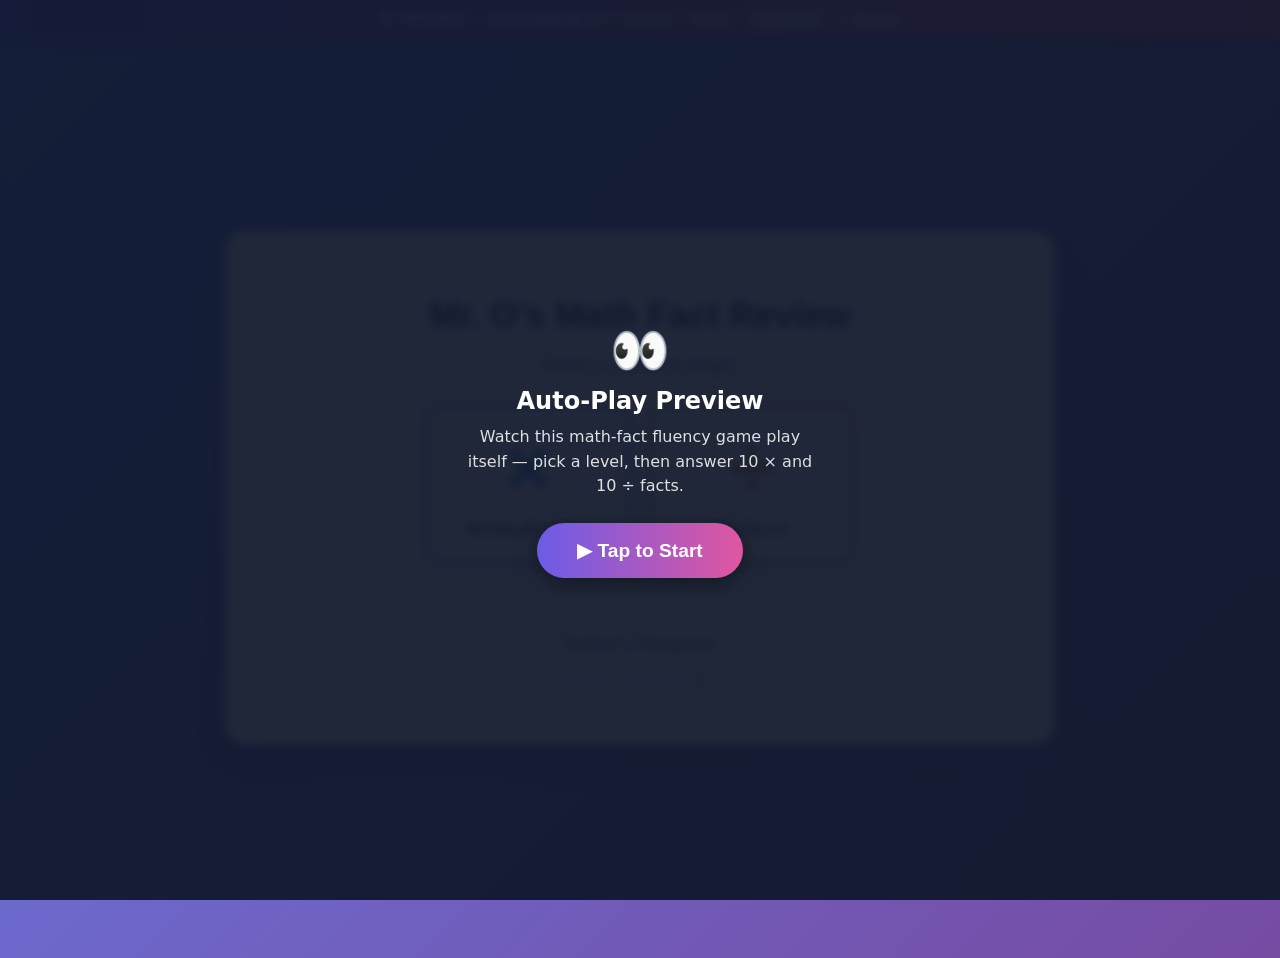
<file: previews/math-fact-review/index.html>
<!DOCTYPE html>
<html lang="en">
<head>
    <meta charset="UTF-8">
    <meta name="viewport" content="width=device-width, initial-scale=1.0">
    <title>Mr. O's Math Fact Review</title>
    <style>
        :root {
            --primary-color: #4a90e2;
            --success-color: #2ecc71;
            --danger-color: #e74c3c;
            --warning-color: #f1c40f;
            --purple-color: #9b59b6;
            --teal-color: #1abc9c;
            --orange-color: #e67e22;
            --card-bg: rgba(255, 255, 255, 0.95);
        }

        body {
            font-family: 'Segoe UI', Tahoma, Geneva, Verdana, sans-serif;
            background: linear-gradient(135deg, #667eea 0%, #764ba2 100%);
            color: #333;
            display: flex;
            justify-content: center;
            align-items: center;
            min-height: 100vh;
            margin: 0;
            padding: 20px;
        }

        .container {
            background-color: var(--card-bg);
            padding: 2.5rem;
            border-radius: 20px;
            box-shadow: 0 15px 35px rgba(0,0,0,0.2);
            text-align: center;
            width: 100%;
            max-width: 750px;
            position: relative;
        }

        h1 { color: #2c3e50; margin-bottom: 0.5rem; font-size: 2.2rem;}
        h2 { color: #555; font-weight: 400; margin-top: 0; }
        
        h3.section-header { 
            color: #777; 
            font-size: 0.85rem; 
            text-transform: uppercase; 
            letter-spacing: 1.5px; 
            margin: 25px 0 15px 0; 
            text-align: center; 
            border-bottom: 1px solid #eee;
            line-height: 0.1em;
        }
        
        h3.section-header span { 
            background: var(--card-bg); 
            padding: 0 10px; 
        }

        .mode-container {
            display: flex;
            justify-content: center;
            gap: 20px;
            margin: 30px 0;
            flex-wrap: wrap;
        }

        .mode-card {
            background: white;
            border-radius: 15px;
            width: 160px;
            padding: 20px;
            cursor: pointer;
            transition: transform 0.2s, box-shadow 0.2s;
            box-shadow: 0 5px 15px rgba(0,0,0,0.1);
            border: 2px solid transparent;
            display: flex;
            flex-direction: column;
            align-items: center;
            justify-content: center;
        }

        .mode-card:hover {
            transform: translateY(-5px);
            box-shadow: 0 10px 25px rgba(0,0,0,0.15);
        }

        .mode-card.mult { border-color: var(--primary-color); }
        .mode-card.mult:hover { background-color: #f0f7ff; }
        
        .mode-card.div { border-color: var(--orange-color); }
        .mode-card.div:hover { background-color: #fff8f0; }

        .symbol-icon {
            font-size: 5rem;
            line-height: 1;
            margin-bottom: 10px;
            font-weight: bold;
            display: inline-block;
            animation: float 3s ease-in-out infinite;
        }

        .mode-card.mult .symbol-icon { color: var(--primary-color); }
        .mode-card.div .symbol-icon { color: var(--orange-color); animation-delay: 1.5s; }

        .mode-label {
            font-size: 1.2rem;
            font-weight: bold;
            color: #555;
        }

        .btn {
            border: none;
            padding: 12px 25px;
            font-size: 1.1rem;
            border-radius: 50px;
            cursor: pointer;
            transition: transform 0.2s, box-shadow 0.2s;
            margin: 8px;
            color: white;
            font-weight: bold;
            box-shadow: 0 4px 6px rgba(0,0,0,0.1);
        }

        .btn:hover { transform: translateY(-2px); box-shadow: 0 6px 12px rgba(0,0,0,0.15); }
        .btn-nav { background-color: #95a5a6; font-size: 0.9rem; padding: 10px 20px;}
        .btn-check { background-color: var(--success-color); width: 100%; max-width: 200px; margin-top: 10px;}
        .btn-home-large { background-color: var(--primary-color); width: 100%; max-width: 300px; font-size: 1.3rem; margin-top: 20px;}

        .mixed-grid {
            display: grid;
            grid-template-columns: repeat(4, 1fr);
            gap: 15px;
            margin-bottom: 15px;
        }

        .number-grid {
            display: flex;
            flex-wrap: wrap;
            justify-content: center;
            gap: 12px;
        }

        .num-btn {
            background-color: var(--primary-color);
            color: white;
            border: none;
            padding: 15px 0;
            font-size: 1.2rem;
            border-radius: 12px;
            cursor: pointer;
            transition: background 0.2s, transform 0.2s;
            font-weight: bold;
            width: 80px;      
            flex-grow: 0;
        }
        .num-btn:hover { opacity: 0.9; transform: translateY(-2px); }
        .num-btn.div-mode { background-color: var(--orange-color); }
        
        .mixed-btn {
            background-color: var(--purple-color);
            padding: 15px 5px;
            font-size: 1rem;
            border-radius: 12px;
            color: white;
            border: none;
            cursor: pointer;
            font-weight: bold;
            transition: transform 0.2s;
            width: 100%;
        }
        .mixed-btn:hover { transform: translateY(-2px); opacity: 0.9; }
        .mixed-all { background-color: var(--teal-color); grid-column: 1 / -1; font-size: 1.1rem; padding: 15px;}

        .options-panel {
            background: #f8f9fa;
            border: 1px solid #eee;
            padding: 10px 20px;
            border-radius: 50px;
            margin: 10px 0 20px 0;
            display: inline-block;
        }

        .toggle-label {
            display: flex;
            align-items: center;
            gap: 10px;
            font-size: 1rem;
            cursor: pointer;
            color: #555;
            font-weight: 500;
        }
        
        input[type="checkbox"] { transform: scale(1.2); accent-color: var(--primary-color); }

        .stats-bar {
            display: flex;
            justify-content: space-between;
            background: #f8f9fa;
            padding: 10px 20px;
            border-radius: 15px;
            margin-bottom: 20px;
            font-weight: bold;
            color: #555;
            border: 1px solid #eee;
        }

        .score-box span { margin: 0 10px; }
        .correct-txt { color: var(--success-color); }
        .wrong-txt { color: var(--danger-color); }
        .timer-txt { color: var(--primary-color); font-size: 1.2rem; }
        .timer-low { color: var(--danger-color); animation: pulse 1s infinite; }

        .problem-display { font-size: 4rem; margin: 20px 0; font-weight: 800; color: #333; }

        input[type="number"] {
            font-size: 2.5rem;
            padding: 10px;
            width: 150px;
            text-align: center;
            border: 3px solid #ddd;
            border-radius: 15px;
            outline: none;
            transition: border-color 0.2s;
        }
        input[type="number"]:focus { border-color: var(--primary-color); }

        .feedback { height: 30px; margin-top: 15px; font-weight: bold; font-size: 1.3rem; }
        .feedback.correct { color: var(--success-color); }
        .feedback.incorrect { color: var(--danger-color); }
        .feedback.final { color: #333; font-size: 1.5rem; margin-bottom: 20px; }

        .history-container {
            margin-top: 30px;
            border-top: 2px solid #eee;
            padding-top: 20px;
            text-align: left;
        }
        .history-table {
            width: 100%;
            border-collapse: collapse;
            font-size: 0.9rem;
        }
        .history-table th, .history-table td {
            padding: 10px;
            border-bottom: 1px solid #eee;
            text-align: center;
        }
        .history-table th { background-color: #f8f9fa; color: #555; border-radius: 5px;}

        .hidden { display: none !important; }
        
        @media (max-width: 600px) {
            .mixed-grid { grid-template-columns: repeat(2, 1fr); }
            .mode-container { flex-direction: column; align-items: center; }
            .mode-card { width: 100%; max-width: 250px; flex-direction: row; gap: 20px; height: 80px;}
            .symbol-icon { font-size: 3rem; margin-bottom: 0; }
        }
        
        @keyframes float {
            0% { transform: translateY(0px); }
            50% { transform: translateY(-10px); }
            100% { transform: translateY(0px); }
        }
    </style>
</head>
<body>

<div class="container">
    <h1 id="main-title">Mr. O's Math Fact Review</h1>

    <div id="welcome-screen">
        <p style="font-size: 1.2rem; color: #666;">Select a mode to begin:</p>
        
        <div class="mode-container">
            <div class="mode-card mult" onclick="initSelection('multiplication')">
                <div class="symbol-icon">&times;</div>
                <div class="mode-label">Multiplication</div>
            </div>

            <div class="mode-card div" onclick="initSelection('division')">
                <div class="symbol-icon">&divide;</div>
                <div class="mode-label">Division</div>
            </div>
        </div>

        <div class="history-container" id="history-section">
            <h3 style="text-align: center; margin-bottom: 10px; color: #888;">Today's Progress</h3>
            <div id="history-list">
                <p style="text-align: center; color: #bbb; font-style: italic;">No practice yet today.</p>
            </div>
        </div>
    </div>

    <div id="selection-screen" class="hidden">
        <h2 id="selection-title">Select Level</h2>
        
        <div class="options-panel">
            <label class="toggle-label">
                <input type="checkbox" id="timer-toggle"> 
                Enable 3-Minute Timer
            </label>
        </div>

        <h3 class="section-header"><span>Mixed Reviews</span></h3>
        <div class="mixed-grid" id="mixed-grid">
            </div>

        <h3 class="section-header"><span>Individual Numbers</span></h3>
        <div class="number-grid" id="number-grid">
            </div>
        
        <br>
        <button class="btn btn-nav" onclick="goHome()">Back to Menu</button>
    </div>

    <div id="practice-screen" class="hidden">
        <div class="stats-bar">
            <div class="timer-box" id="timer-display">--:--</div>
            <div class="score-box">
                <span class="correct-txt">✓ <span id="score-correct">0</span></span>
                <span class="wrong-txt">✗ <span id="score-wrong">0</span></span>
            </div>
        </div>

        <h2 id="practice-title">Practice</h2>
        <div class="problem-display" id="problem"></div>
        
        <input type="number" id="user-answer" placeholder="?" onkeydown="handleEnter(event)" autocomplete="off">
        <br>
        
        <button id="check-btn" class="btn btn-check" onclick="checkAnswer()">Check Answer</button>
        <div class="feedback" id="feedback"></div>
        <br>
        
        <button id="finish-btn" class="btn btn-nav" onclick="endSession()">Finish Review</button>
        
        <button id="home-btn" class="btn btn-home-large hidden" onclick="goHome()">Back to Main Menu</button>
    </div>
</div>

<script>
    // --- State Management ---
    let state = {
        mode: '',         
        minFactor: 0,
        maxFactor: 0,
        answer: 0,
        score: { correct: 0, wrong: 0 },
        processing: false, // Prevents double scoring
        timer: {
            active: false,
            seconds: 180, 
            interval: null
        },
        history: []
    };

    // --- DOM Elements ---
    const screens = {
        welcome: document.getElementById('welcome-screen'),
        selection: document.getElementById('selection-screen'),
        practice: document.getElementById('practice-screen')
    };
    
    const ui = {
        title: document.getElementById('selection-title'),
        mixedGrid: document.getElementById('mixed-grid'),
        numGrid: document.getElementById('number-grid'),
        problem: document.getElementById('problem'),
        input: document.getElementById('user-answer'),
        feedback: document.getElementById('feedback'),
        timerToggle: document.getElementById('timer-toggle'),
        timerDisplay: document.getElementById('timer-display'),
        scoreCorrect: document.getElementById('score-correct'),
        scoreWrong: document.getElementById('score-wrong'),
        checkBtn: document.getElementById('check-btn'),
        finishBtn: document.getElementById('finish-btn'),
        homeBtn: document.getElementById('home-btn'),
        practiceTitle: document.getElementById('practice-title'),
        historyList: document.getElementById('history-list')
    };

    // --- Navigation ---
    function showScreen(screenName) {
        Object.values(screens).forEach(s => s.classList.add('hidden'));
        screens[screenName].classList.remove('hidden');
    }

    function goHome() {
        renderHistory();
        showScreen('welcome');
    }

    // --- Step 1: Mode Selection ---
    function initSelection(mode) {
        state.mode = mode;
        ui.title.innerText = mode === 'multiplication' 
            ? "Multiplication Review" 
            : "Division Review";
        
        // Reset Grids
        ui.mixedGrid.innerHTML = '';
        ui.numGrid.innerHTML = '';
        
        // 1. Create Mixed Buttons
        const ranges = [
            { label: "Mixed 2-4", min: 2, max: 4 },
            { label: "Mixed 5-7", min: 5, max: 7 },
            { label: "Mixed 8-10", min: 8, max: 10 },
            { label: "Mixed 11-12", min: 11, max: 12 },
            { label: "Mixed All (2-12)", min: 2, max: 12, isAll: true }
        ];

        ranges.forEach(range => {
            const btn = document.createElement('button');
            btn.innerText = range.label;
            btn.className = 'mixed-btn';
            if (range.isAll) btn.classList.add('mixed-all');
            
            btn.onclick = () => startPractice(range.min, range.max);
            ui.mixedGrid.appendChild(btn);
        });

        // 2. Create Single Number Buttons (2-12)
        for (let i = 2; i <= 12; i++) {
            const btn = document.createElement('button');
            btn.innerText = i;
            btn.className = 'num-btn';
            if (mode === 'division') btn.classList.add('div-mode');
            btn.onclick = () => startPractice(i, i);
            ui.numGrid.appendChild(btn);
        }

        ui.timerToggle.checked = false;
        showScreen('selection');
    }

    // --- Step 2: Start Session ---
    function startPractice(min, max) {
        state.minFactor = min;
        state.maxFactor = max;
        state.score.correct = 0;
        state.score.wrong = 0;
        state.processing = false; 
        state.timer.active = ui.timerToggle.checked;
        state.timer.seconds = 180; 

        ui.scoreCorrect.innerText = '0';
        ui.scoreWrong.innerText = '0';
        ui.input.disabled = false;
        ui.checkBtn.classList.remove('hidden');
        ui.finishBtn.classList.remove('hidden');
        ui.homeBtn.classList.add('hidden');
        ui.feedback.innerText = '';
        ui.feedback.className = 'feedback';
        
        const modeTitle = state.mode.charAt(0).toUpperCase() + state.mode.slice(1);
        let rangeTitle = "";
        if (min === max) {
            rangeTitle = `${min}s`;
        } else if (min === 2 && max === 12) {
            rangeTitle = "Mixed All";
        } else {
            rangeTitle = `Mixed ${min}-${max}`;
        }

        ui.practiceTitle.innerText = `${modeTitle}: ${rangeTitle}`;

        showScreen('practice');
        generateQuestion();
        
        if (state.timer.active) {
            updateTimerDisplay();
            state.timer.interval = setInterval(tickTimer, 1000);
        } else {
            ui.timerDisplay.innerText = "No Timer";
            ui.timerDisplay.style.color = "#ccc";
        }
    }

    // --- Step 3: Game Logic ---
    function generateQuestion() {
        // UNLOCK processing
        state.processing = false;
        
        ui.input.value = '';
        ui.input.focus();
        ui.feedback.innerText = '';
        ui.feedback.className = 'feedback';

        const range = state.maxFactor - state.minFactor + 1;
        const numA = Math.floor(Math.random() * range) + state.minFactor;
        const numB = Math.floor(Math.random() * 13); 

        if (state.mode === 'multiplication') {
            state.answer = numA * numB;
            ui.problem.innerHTML = `${numA} &times; ${numB} =`;
        } else {
            const dividend = numA * numB;
            state.answer = numB;
            ui.problem.innerHTML = `${dividend} &div; ${numA} =`;
        }
    }

    function checkAnswer() {
        // Prevent interaction if already processing
        if (state.processing || ui.input.disabled) return;

        const val = parseInt(ui.input.value);
        if (isNaN(val)) return;

        // LOCK immediately
        state.processing = true;

        if (val === state.answer) {
            state.score.correct++;
            ui.scoreCorrect.innerText = state.score.correct;
            ui.feedback.innerText = "Correct!";
            ui.feedback.className = "feedback correct";
            // Correct path: stays locked until new question
            setTimeout(generateQuestion, 800);
        } else {
            state.score.wrong++;
            ui.scoreWrong.innerText = state.score.wrong;
            ui.feedback.innerText = "Try again!";
            ui.feedback.className = "feedback incorrect";
            ui.input.select();
            
            // Wrong path: UNLOCK after 0.5s so they can try again
            // but prevents "spamming" the button
            setTimeout(() => {
                state.processing = false;
            }, 500); 
        }
    }

    function handleEnter(e) {
        if (e.key === "Enter") {
            e.preventDefault();
            checkAnswer();
        }
    }

    // --- Timer Logic ---
    function tickTimer() {
        state.timer.seconds--;
        updateTimerDisplay();

        if (state.timer.seconds <= 0) {
            endSession(true);
        }
    }

    function updateTimerDisplay() {
        const m = Math.floor(state.timer.seconds / 60);
        const s = state.timer.seconds % 60;
        const timeStr = `${m}:${s < 10 ? '0' : ''}${s}`;
        
        ui.timerDisplay.innerText = timeStr;
        ui.timerDisplay.style.color = "#4a90e2";
        
        if (state.timer.seconds <= 10) {
            ui.timerDisplay.classList.add('timer-low');
        } else {
            ui.timerDisplay.classList.remove('timer-low');
        }
    }

    // --- End Session & History ---
    function endSession(timeUp = false) {
        clearInterval(state.timer.interval);
        ui.timerDisplay.classList.remove('timer-low');

        ui.input.disabled = true;
        ui.checkBtn.classList.add('hidden');
        ui.finishBtn.classList.add('hidden');
        ui.homeBtn.classList.remove('hidden');

        let msg = "Review Finished!";
        if (timeUp) msg = "Time's Up!";

        ui.feedback.innerText = `${msg} Final Score: ${state.score.correct} Correct, ${state.score.wrong} Wrong.`;
        ui.feedback.className = "feedback final";

        saveHistory();
    }

    function saveHistory() {
        if (state.score.correct === 0 && state.score.wrong === 0) return;

        const now = new Date();
        const timeString = now.toLocaleTimeString([], { hour: '2-digit', minute: '2-digit' });
        
        let label = "";
        if (state.minFactor === state.maxFactor) {
            label = `${state.minFactor}s`;
        } else if (state.minFactor === 2 && state.maxFactor === 12) {
            label = "All (2-12)";
        } else {
            label = `Mix ${state.minFactor}-${state.maxFactor}`;
        }

        const entry = {
            time: timeString,
            mode: state.mode === 'multiplication' ? 'Mult' : 'Div',
            label: label,
            correct: state.score.correct,
            wrong: state.score.wrong,
            timerUsed: state.timer.active
        };

        state.history.unshift(entry); 
    }

    function renderHistory() {
        if (state.history.length === 0) return;

        let html = `
        <table class="history-table">
            <thead>
                <tr>
                    <th>Time</th>
                    <th>Type</th>
                    <th>Set</th>
                    <th>Score</th>
                </tr>
            </thead>
            <tbody>
        `;

        state.history.forEach(row => {
            const timerIcon = row.timerUsed ? '⏱️' : '';
            html += `
                <tr>
                    <td>${row.time}</td>
                    <td>${row.mode}</td>
                    <td>${row.label}</td>
                    <td><span style="color:#2ecc71">${row.correct}</span> / <span style="color:#e74c3c">${row.wrong}</span> ${timerIcon}</td>
                </tr>
            `;
        });

        html += `</tbody></table>`;
        ui.historyList.innerHTML = html;
    }

</script>
<script src="autopilot.js?v=4"></script>

</body>
</html>
</file>
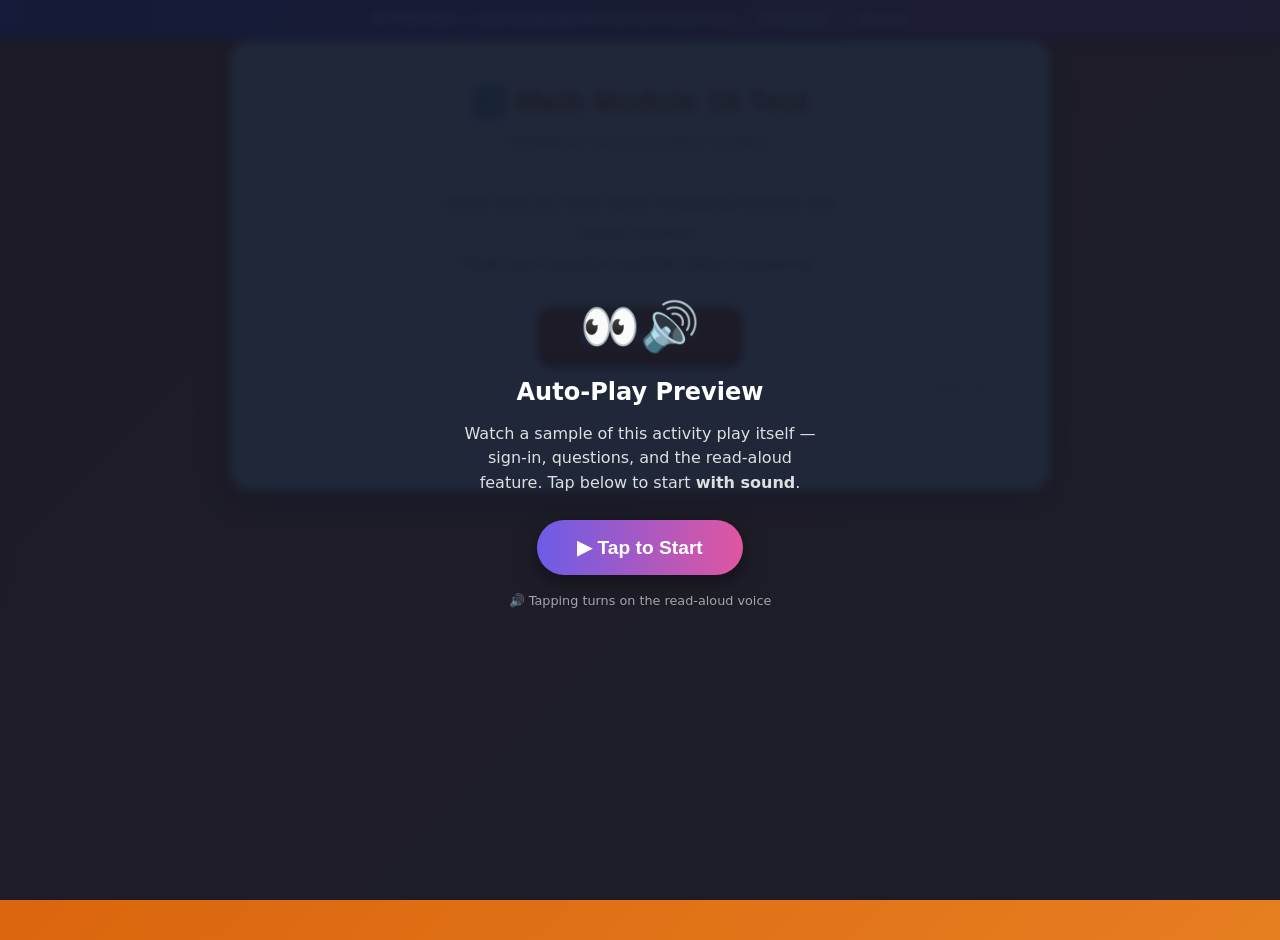
<file: previews/math-module-16-test/index.html>
<!DOCTYPE html>
<html lang="en">
<head>
  <meta charset="UTF-8" />
  <meta name="viewport" content="width=device-width, initial-scale=1.0"/>
  <title>Math Module 16 Test: Multiplying Fractions</title>
  <style>
    :root {
      --primary:      #d35400;
      --primary-dark: #922b21;
      --teal:         #1abc9c;
      --teal-dark:    #148f77;
      --card-bg:      #ffffff;
      --text:         #333;
    }
    * { box-sizing: border-box; }
    body {
      font-family: "Comic Sans MS", "Comic Sans", cursive, sans-serif;
      background: linear-gradient(135deg, #d35400 0%, #e67e22 100%);
      color: var(--text); margin: 0; padding: 0;
      line-height: 1.6; min-height: 100vh;
    }
    .container {
      max-width: 820px; margin: 2rem auto;
      background: var(--card-bg); padding: 2.5rem;
      border-radius: 20px; box-shadow: 0 10px 30px rgba(0,0,0,0.35);
      min-height: 50vh; position: relative; z-index: 10;
    }
    h1 { text-align: center; color: var(--primary); letter-spacing: 1px; margin-top: 0; font-size: 1.75rem; }
    .welcome-sub { text-align: center; color: #888; font-size: 0.88rem; margin: -14px 0 26px; letter-spacing: 0.5px; }

    /* ── Fractions ── */
    .fraction { display: inline-flex; flex-direction: column; align-items: center; vertical-align: middle; margin: 0 4px; font-size: 0.88em; line-height: 1.15; }
    .frac-top  { display: block; border-bottom: 2px solid currentColor; padding: 0 4px; text-align: center; min-width: 1em; }
    .frac-bottom { display: block; padding: 0 4px; text-align: center; min-width: 1em; }
    .mixed-num { display: inline-flex; align-items: center; vertical-align: middle; gap: 3px; }

    /* ── Buttons ── */
    .lgs-btn {
      display: inline-block; background: var(--primary); color: white;
      border: none; padding: 16px 44px; border-radius: 14px;
      font-size: 1.2rem; font-family: inherit; cursor: pointer;
      box-shadow: 0 5px 0 var(--primary-dark); transition: transform 0.1s;
    }
    .lgs-btn:hover { transform: translateY(-3px); box-shadow: 0 8px 0 var(--primary-dark); }

    .ready-btn {
      width: 100%; padding: 16px; border: none; border-radius: 14px;
      background: var(--teal); color: white; font-size: 1.15rem;
      font-family: inherit; cursor: pointer;
      box-shadow: 0 5px 0 var(--teal-dark); transition: transform 0.1s; margin-top: 10px;
    }
    .ready-btn:hover:not(:disabled) { transform: translateY(-2px); }
    .ready-btn:disabled { opacity: 0.45; cursor: not-allowed; }

    .sign-in-btn {
      width: 100%; padding: 13px; margin-top: 4px; border: none;
      border-radius: 12px; background: var(--teal); color: white;
      font-size: 1.05rem; font-family: inherit; font-weight: bold;
      cursor: pointer; box-shadow: 0 4px 0 var(--teal-dark); transition: transform 0.1s;
    }
    .sign-in-btn:hover { transform: translateY(-2px); }

    .action-btn {
      background: var(--primary); color: white; border: none;
      padding: 13px 26px; border-radius: 12px; font-size: 1.05rem;
      cursor: pointer; font-family: inherit; font-weight: bold;
      box-shadow: 0 4px 0 var(--primary-dark); transition: transform 0.1s;
    }
    .action-btn:hover:not(:disabled) { transform: translateY(-2px); box-shadow: 0 6px 0 var(--primary-dark); }
    .action-btn:active:not(:disabled) { transform: translateY(2px); box-shadow: 0 2px 0 var(--primary-dark); }
    .action-btn:disabled { background: #ccc; cursor: not-allowed; box-shadow: none; transform: none; }

    .resume-btn {
      background: #e67e22; color: white; padding: 13px 26px; border: none;
      border-radius: 14px; cursor: pointer; font-size: 1.05rem;
      font-family: inherit; font-weight: bold;
      box-shadow: 0 5px 0 #a85813; transition: transform 0.1s;
    }
    .resume-btn:hover { transform: translateY(-3px); }

    .speak-btn {
      background: none; border: 2px solid #ccc; border-radius: 50%;
      cursor: pointer; font-size: 1.2rem; padding: 6px 10px; min-width: 42px; flex-shrink: 0;
    }
    .speak-btn:hover { border-color: var(--primary); }

    /* ── Step cards ── */
    .step-card {
      background: #fafafa; border: 2px solid #ececec;
      border-radius: 16px; padding: 20px 22px 16px; margin-bottom: 16px;
    }
    .step-label {
      display: block; font-size: 0.7rem; font-weight: bold;
      text-transform: uppercase; letter-spacing: 1.5px;
      color: var(--primary); margin-bottom: 14px;
    }

    /* ── Login box ── */
    .login-box label { font-size: 1.05rem; font-weight: bold; color: #555; display: block; margin-bottom: 6px; }
    .login-box select, .login-box input {
      width: 100%; padding: 11px 14px; border-radius: 10px;
      border: 2px solid #ccc; font-size: 1.05rem; font-family: inherit; margin-bottom: 14px;
    }
    .login-box select:focus, .login-box input:focus { outline: none; border-color: var(--primary); }
    .login-error { color: #c0392b; font-size: 0.95rem; font-weight: bold; text-align: center; min-height: 22px; margin-bottom: 4px; }

    /* ── Resume card ── */
    #resume-container { background: #fff8f0; border: 2px solid #f0c080; border-radius: 16px; padding: 20px 24px; margin-bottom: 16px; text-align: center; }

    /* ── Directions ── */
    .dir-section { border-radius: 14px; padding: 16px 18px; margin-bottom: 14px; border: 2px solid transparent; }
    .dir-section h3 { margin: 0 0 7px; font-size: 1.05rem; }
    .dir-section p  { margin: 0; font-size: 0.93rem; line-height: 1.65; color: #444; }
    .dir-row { display: flex; align-items: center; gap: 10px; margin-bottom: 7px; }
    .read-dir    { background: #fff8e7; border-color: #ffc107; }
    .read-dir h3  { color: #856404; }
    .soak-dir    { background: #e8f8f8; border-color: #76d7c4; }
    .soak-dir h3  { color: #0e6655; }
    .timer-dir   { background: #1e2d3d; border-color: #2ecc71; }
    .timer-dir h3 { color: #2ecc71; letter-spacing: 1px; }
    .timer-dir p  { color: #aac; }
    .part-dir    { background: #eaf4ff; border-color: #a9c4f5; }
    .part-dir h3  { color: #2471a3; }
    .timer-chip { display: inline-block; border-radius: 20px; padding: 3px 14px; font-size: 0.82rem; font-weight: bold; margin-top: 8px; }
    .chip-amber  { background: #fff3cd; border: 2px solid #ffc107; color: #856404; }
    .chip-teal   { background: #d1ecf1; border: 2px solid #17a2b8; color: #0c5460; }
    .chip-green  { background: #1e2d3d; border: 2px solid #2ecc71; color: #2ecc71; }

    /* ── Q-badge / progress ── */
    .q-badge { display: flex; align-items: center; justify-content: space-between; margin-bottom: 10px; flex-wrap: wrap; gap: 8px; }
    .q-badge-pill { background: var(--primary); color: white; border-radius: 50px; padding: 6px 18px; font-size: 1.05rem; font-weight: bold; }
    .score-badge  { background: #f39c12; color: #5a3000; border-radius: 50px; padding: 6px 18px; font-size: 1.05rem; font-weight: bold; }
    .name-badge   { background: #2c3e50; color: white; border-radius: 50px; padding: 6px 16px; font-size: 0.9rem; font-weight: bold; }

    /* ── Progress bar ── */
    .progress-bar { height: 12px; background: #e9ecef; border-radius: 6px; margin-bottom: 10px; overflow: hidden; }
    .progress-fill { height: 100%; background: linear-gradient(90deg, var(--primary), #e67e22); width: 0%; transition: width 0.4s ease; }

    /* ── Streak ── */
    .streak-bar { text-align: center; font-size: 1.4rem; min-height: 34px; margin-bottom: 6px; transition: all 0.3s; }

    /* ── Timer ── */
    .timer-row { display: flex; align-items: center; justify-content: center; gap: 10px; margin-bottom: 12px; }
    .timer-display {
      background: #2c3e50; color: #2ecc71;
      border-radius: 10px; padding: 6px 18px;
      font-size: 1.2rem; font-family: monospace; font-weight: bold;
      letter-spacing: 2px; min-width: 80px; text-align: center;
    }

    /* ── Part badge ── */
    .part-badge { display: inline-block; background: var(--primary); color: white; font-size: 0.9rem; font-weight: bold; padding: 5px 14px; border-radius: 20px; margin-bottom: 14px; letter-spacing: 0.5px; }

    /* ── Tab / review banners ── */
    #tab-warning-banner {
      background: #fde8f0; border: 2px solid #f48fb1; border-radius: 10px;
      padding: 8px 16px; margin-bottom: 10px;
      display: flex; align-items: center; justify-content: space-between;
      font-size: 0.88rem; font-weight: bold; color: #ad1457;
    }
    #tab-warning-banner button { background: none; border: none; cursor: pointer; color: #ad1457; font-size: 1rem; padding: 2px 6px; font-family: inherit; }

    /* ── Reading lock bar ── */
    .reading-timer-bar {
      background: #fff3cd; border: 2px solid #ffc107; border-radius: 10px;
      padding: 8px 16px; margin-bottom: 14px;
      display: flex; align-items: center; gap: 12px;
      font-size: 0.93rem; font-weight: bold; color: #856404;
    }
    .timer-fill-wrap { flex: 1; height: 8px; background: #ffe69c; border-radius: 4px; overflow: hidden; }
    .timer-fill-bar  { height: 100%; border-radius: 4px; width: 100%; }
    .reading-fill-bar { background: var(--primary); }
    .soak-fill-bar    { background: #17a2b8; }
    .lock-fill-bar    { background: #9b59b6; }

    /* ── Soak timer bar ── */
    .soak-timer-bar {
      background: #d1ecf1; border: 2px solid #17a2b8; border-radius: 10px;
      padding: 8px 14px; margin-top: 12px;
      display: flex; align-items: center; gap: 10px;
      font-size: 0.88rem; font-weight: bold; color: #0c5460;
    }
    .soak-timer-bar .timer-fill-wrap { background: #bee5eb; }

    /* ── Question header ── */
    .question-header { display: flex; align-items: flex-start; gap: 10px; margin-bottom: 14px; }
    h2#question-text { font-size: 1.2rem; margin: 0; color: #2c3e50; line-height: 2.0; flex: 1; }

    /* ── Answer buttons ── */
    .options-grid { display: grid; gap: 12px; }
    button.answer-btn {
      background: white; color: var(--primary); border: 3px solid #e0e0e0;
      padding: 13px 15px; border-radius: 14px; font-size: 1.05rem;
      font-family: inherit; cursor: pointer; text-align: left; width: 100%;
      display: flex; align-items: center; gap: 10px;
      transition: all 0.2s; box-shadow: 0 4px 0 #e0e0e0;
      white-space: normal; word-wrap: break-word; min-height: 54px; line-height: 1.8;
    }
    button.answer-btn:hover:not(:disabled) { background: #fef5e7; border-color: var(--primary); transform: translateY(-2px); box-shadow: 0 6px 0 #f0a500; }
    button.answer-btn.selected  { background: #fff9c4; border-color: #f9a825; font-weight: bold; box-shadow: 0 4px 0 #f57f17; }
    button.answer-btn:disabled  { cursor: not-allowed; }
    button.answer-btn.locked-choice { background: #f5f5f5; color: #999; cursor: not-allowed; border-color: #ddd; transform: none; box-shadow: none; }
    button.answer-btn.correct   { background: #d4edda !important; border-color: #28a745 !important; color: #155724 !important; box-shadow: 0 4px 0 #28a745 !important; }
    button.answer-btn.incorrect { background: #f8d7da !important; border-color: #dc3545 !important; color: #721c24 !important; box-shadow: 0 4px 0 #dc3545 !important; }
    button.speak-mini { background: none; border: none; cursor: pointer; font-size: 1.1rem; padding: 4px 6px; flex-shrink: 0; }

    /* ── Feedback ── */
    .feedback-box { margin-top: 16px; padding: 16px; border-radius: 12px; display: none; font-size: 1.05rem; border: 2px solid transparent; line-height: 1.6; }
    .feedback-box.correct   { display: block; background: #d4edda; border-color: #28a745; color: #155724; font-weight: bold; }
    .feedback-box.incorrect { display: block; background: #f8d7da; border-color: #dc3545; color: #721c24; font-weight: bold; }

    /* ── Controls ── */
    .controls { margin-top: 20px; display: flex; justify-content: flex-end; gap: 10px; }

    /* ── Written screen ── */
    .written-prompt-card { background: #fff8f3; border: 2px solid #f0a070; border-radius: 14px; padding: 22px; margin-bottom: 22px; }
    .written-prompt-label { font-size: 0.8rem; font-weight: bold; color: var(--primary); text-transform: uppercase; letter-spacing: 1px; margin-bottom: 3px; }
    .written-prompt-type { font-size: 1rem; font-weight: bold; color: #555; margin-bottom: 10px; }
    .written-prompt-text { font-size: 1.05rem; color: #2c3e50; line-height: 1.75; margin-bottom: 10px; background: #fff; border-radius: 8px; padding: 14px 16px; border: 1px solid #e8c4a0; }
    .written-guidance { font-size: 0.9rem; color: #7f8c8d; font-style: italic; margin-bottom: 12px; }
    .written-textarea { width: 100%; min-height: 130px; padding: 12px; font-size: 1rem; border: 2px solid #ddd; border-radius: 10px; font-family: inherit; box-sizing: border-box; resize: vertical; line-height: 1.6; }
    .written-textarea:focus { outline: none; border-color: var(--primary); }
    .word-count-row { font-size: 0.85rem; color: #999; text-align: right; margin-top: 5px; }
    .word-count-val { font-weight: bold; color: var(--primary); }

    /* ── End / missed ── */
    #missed-section { margin-top: 28px; text-align: left; }
    #missed-section h3 { color: var(--primary); margin-bottom: 14px; text-align: center; font-size: 1.2rem; }
    .missed-item { background: #fff8f3; border: 2px solid #f0a070; border-radius: 14px; padding: 18px 20px; margin-bottom: 14px; }
    .missed-q { font-size: 1rem; font-weight: bold; color: #2c3e50; margin-bottom: 10px; line-height: 1.7; }
    .missed-your-answer { font-size: 0.92rem; color: #c0392b; margin-bottom: 4px; }
    .missed-correct-answer { font-size: 0.92rem; color: #27ae60; font-weight: bold; margin-bottom: 8px; }
    .missed-explanation { font-size: 0.92rem; color: #555; background: #fff; border-radius: 8px; padding: 10px 12px; border: 1px solid #e8c4a0; line-height: 1.6; }

    /* ── End lock bar ── */
    #end-lock-bar { background: #f3e8ff; border: 2px solid #9b59b6; border-radius: 10px; padding: 10px 16px; margin: 20px 0 14px; display: flex; align-items: center; gap: 12px; font-size: 0.93rem; font-weight: bold; color: #6c3483; }
    .end-lock-fill-wrap { flex: 1; height: 8px; background: #e8d5f5; border-radius: 4px; overflow: hidden; }
    #end-lock-fill { height: 100%; background: #9b59b6; border-radius: 4px; width: 100%; }

    /* ── Instruct lock bar ── */
    .instruct-lock-bar { background: #f3e8ff; border: 2px solid #9b59b6; border-radius: 10px; padding: 8px 16px; margin-bottom: 14px; display: flex; align-items: center; gap: 12px; font-size: 0.93rem; font-weight: bold; color: #6c3483; }
    .instruct-fill-wrap { flex: 1; height: 8px; background: #e8d5f5; border-radius: 4px; overflow: hidden; }
    .instruct-fill { height: 100%; background: #9b59b6; border-radius: 4px; width: 100%; transition: width 0.25s linear; }

    /* ── Pin modal ── */
    #pin-modal { display: flex; align-items: center; justify-content: center; position: fixed; top: 0; left: 0; width: 100%; height: 100%; background: rgba(0,0,0,0.55); z-index: 500; }
    .pin-modal-inner { background: white; border-radius: 20px; padding: 2rem 2rem 1.5rem; max-width: 380px; width: 90%; box-shadow: 0 10px 30px rgba(0,0,0,0.4); font-family: inherit; }

    /* ── Word highlighting ── */
    .wrd { display: inline; }
    .wrd.hl { background: #ffe01b; border-radius: 3px; padding: 0 2px; }

    /* ── Confetti ── */
    #confetti-canvas { position: fixed; top: 0; left: 0; width: 100%; height: 100%; pointer-events: none; z-index: 99; }

    .hidden { display: none !important; }

    @media(max-width: 600px) {
      .container { margin: 10px; padding: 1.4rem; }
      h1 { font-size: 1.25rem; }
      button.answer-btn { font-size: 0.95rem; padding: 11px 12px; }
    }
  </style>
</head>
<body>
<canvas id="confetti-canvas"></canvas>

<div class="container">
  <h1>🔢 Math Module 16 Test</h1>
  <p class="welcome-sub">Multiplying Fractions &amp; Mixed Numbers</p>

  <!-- ══════════════ START SCREEN ══════════════ -->
  <div id="start-screen">
    <div id="welcome-panel" style="text-align:center;padding:10px 0 24px;">
      <p style="font-size:1.05rem;color:#777;margin:0 auto 28px;max-width:400px;line-height:1.8;">
        Show what you know about multiplying fractions and mixed numbers.<br>
        Read each question carefully before answering.
      </p>
      <button class="lgs-btn" onclick="app.showReadAloudIntro()">📝 Begin Test</button>
      <div style="text-align:right;margin-top:12px;">
        <span onclick="app.promptTeacherAccess()" style="font-size:0.72rem;color:#bbb;cursor:pointer;user-select:none;">Teacher Access</span>
      </div>
    </div>

    <div id="login-panel" class="hidden">
      <div id="completed-container" class="hidden" style="background:#fff0f0;border:2px solid #e0a0a0;border-radius:16px;padding:20px 24px;margin-bottom:16px;text-align:center;">
        <div style="font-size:2.5rem;margin-bottom:8px;">🔒</div>
        <p style="margin:0 0 6px;font-weight:800;color:#a00000;font-size:1.1rem;">Test Already Completed</p>
        <p style="margin:0 0 16px;color:#555;font-size:0.9rem;">You have already submitted this test. A retake requires your teacher's permission.</p>
        <button onclick="app.requestRetake()" style="background:none;border:none;color:#c0392b;font-size:0.82rem;cursor:pointer;font-family:inherit;text-decoration:underline;padding:4px;">🔑 Request Retake (Teacher PIN required)</button>
      </div>

      <div id="resume-container" class="hidden">
        <div style="font-size:2.5rem;margin-bottom:8px;">↩️</div>
        <p style="margin:0 0 6px;font-weight:800;color:#a04000;font-size:1.1rem;">Welcome back!</p>
        <p style="margin:0 0 16px;color:#555;font-size:0.9rem;">You have an unfinished test.</p>
        <button class="resume-btn" onclick="app.resumeTest()" style="width:100%;font-size:1rem;padding:14px;">↩️ Resume Where I Left Off</button>
        <div style="margin-top:14px;">
          <button onclick="app.discardProgress()" style="background:none;border:none;color:#c0392b;font-size:0.82rem;cursor:pointer;font-family:inherit;text-decoration:underline;padding:4px;">🗑️ Discard &amp; start over (Teacher PIN required)</button>
        </div>
      </div>

      <div class="step-card" id="login-step-card">
        <span class="step-label">Step 1 — Sign In</span>
        <div class="login-box">
          <label for="name-select">👤 Select your name:</label>
          <select id="name-select" onchange="app.onNameSelect()">
            <option value="">-- Choose your name --</option>
          </select>
          <div id="pin-section" class="hidden">
            <label for="student-pin" id="pin-label">🔒 Enter your student number:</label>
            <input type="password" id="student-pin" placeholder="Student number…"
                   onkeydown="if(event.key==='Enter') app.attemptLogin()" autocomplete="new-password" />
            <div id="guest-name-section" class="hidden">
              <label for="guest-display-name">✏️ Enter your first name:</label>
              <input type="text" id="guest-display-name" placeholder="e.g. Henry" maxlength="20"
                     onkeydown="if(event.key==='Enter') app.attemptLogin()" />
            </div>
            <button class="sign-in-btn" onclick="app.attemptLogin()">✅ Sign In</button>
          </div>
          <div class="login-error" id="login-error"></div>
        </div>
      </div>
    </div>
  </div><!-- /#start-screen -->

  <!-- ══════════════ READ ALOUD INTRO ══════════════ -->
  <div id="readaloud-screen" class="hidden">
    <div style="text-align:center;margin-bottom:20px;">
      <div style="font-size:3.5rem;margin-bottom:10px;">🔊</div>
      <h2 style="color:var(--primary);margin:0 0 8px;">Read Aloud is Available!</h2>
      <p style="color:#555;font-size:0.95rem;line-height:1.6;max-width:420px;margin:0 auto;">
        Every question and every answer choice has its own speaker button.<br>
        You can use it as much as you need!
      </p>
    </div>
    <div style="display:flex;flex-direction:column;gap:14px;max-width:420px;margin:0 auto 24px;">
      <div style="background:#eaf4ff;border:2px solid #b3d4f5;border-radius:14px;padding:16px 18px;display:flex;align-items:center;gap:16px;">
        <span style="font-size:2rem;">1️⃣</span>
        <div><strong>Tap 🔊 once</strong> — the question or choice is read aloud</div>
      </div>
      <div style="background:#fff3e0;border:2px solid #ffd08a;border-radius:14px;padding:16px 18px;display:flex;align-items:center;gap:16px;">
        <span style="font-size:2rem;">2️⃣</span>
        <div><strong>Tap ⏹ to stop</strong> — reading stops immediately</div>
      </div>
      <div style="background:#e8f5e9;border:2px solid #a5d6a7;border-radius:14px;padding:16px 18px;display:flex;align-items:center;gap:16px;">
        <span style="font-size:2rem;">3️⃣</span>
        <div><strong>Tap 🔊 again</strong> — it replays from the beginning</div>
      </div>
    </div>
    <div class="instruct-lock-bar">
      <span>📢 Please read this carefully — button unlocks in</span>
      <div class="instruct-fill-wrap"><div id="readaloud-fill" class="instruct-fill"></div></div>
      <span id="readaloud-count" style="min-width:28px;text-align:right;font-size:1rem;">6</span><span>s</span>
    </div>
    <button id="readaloud-btn" class="ready-btn" onclick="app.showDirections()" disabled>⏳ Please wait…</button>
  </div>

  <!-- ══════════════ DIRECTIONS ══════════════ -->
  <div id="directions-screen" class="hidden">
    <h2 style="text-align:center;color:var(--primary);margin-top:0;margin-bottom:20px;">📋 How This Test Works</h2>

    <div class="dir-section read-dir">
      <div class="dir-row">
        <button class="speak-btn" onclick="speakDir(this)">🔊</button>
        <h3>📖 Reading Timer</h3>
      </div>
      <p class="dir-text">When each question appears, the answer choices are locked for 8 seconds. Use that time to read the question and choices carefully before selecting.</p>
      <span class="timer-chip chip-amber">⏱️ 8 second read lock</span>
    </div>

    <div class="dir-section soak-dir">
      <div class="dir-row">
        <button class="speak-btn" onclick="speakDir(this)">🔊</button>
        <h3>⏳ Thinking Timer</h3>
      </div>
      <p class="dir-text">After you submit your answer, wait 3 seconds before moving on. This gives your brain a moment to process whether you were right or wrong.</p>
      <span class="timer-chip chip-teal">⏳ 3 second pause</span>
    </div>

    <div class="dir-section part-dir">
      <div class="dir-row">
        <button class="speak-btn" onclick="speakDir(this)">🔊</button>
        <h3>✏️ Part 2 — Written</h3>
      </div>
      <p class="dir-text">After the 25 multiple choice questions, there is a short written section. You will write and explain your thinking. Use complete sentences.</p>
    </div>

    <div class="dir-section timer-dir">
      <div class="dir-row">
        <button class="speak-btn" onclick="speakDir(this)" style="border-color:#2ecc71;color:#2ecc71;">🔊</button>
        <h3>⏱ Overall Timer</h3>
      </div>
      <p class="dir-text">A timer runs the whole time. It is not a countdown — there is no time limit. It only tracks how long you take so your teacher can see your progress.</p>
      <span class="timer-chip chip-green">📊 No pressure — no time limit!</span>
    </div>

    <div class="instruct-lock-bar">
      <span>📜 Read all directions — button unlocks in</span>
      <div class="instruct-fill-wrap"><div id="instruct-fill" class="instruct-fill"></div></div>
      <span id="instruct-count" style="min-width:28px;text-align:right;font-size:1rem;">20</span><span>s</span>
    </div>
    <button id="ready-btn" class="ready-btn" onclick="app.showLogin()" disabled>⏳ Read the directions above first…</button>
  </div>

  <!-- ══════════════ QUIZ SCREEN ══════════════ -->
  <div id="quiz-screen" class="hidden">

    <div id="tab-warning-banner" class="hidden">
      <span>⚠️ Please stay on this page during the test.</span>
      <button onclick="document.getElementById('tab-warning-banner').classList.add('hidden')">✕</button>
    </div>

    <div id="review-mode-banner" class="hidden" style="background:#fff3cd;border:2px solid #ffc107;border-radius:10px;padding:7px 14px;margin-bottom:12px;display:flex;align-items:center;justify-content:space-between;font-size:0.82rem;font-weight:bold;color:#856404;">
      <span id="review-mode-label">🔍 Teacher Review Mode</span>
      <button onclick="app.exitReviewMode()" style="background:none;border:1px solid #ffc107;border-radius:6px;padding:3px 10px;cursor:pointer;font-family:inherit;font-weight:bold;color:#856404;font-size:0.78rem;">✕ Exit</button>
    </div>

    <span class="part-badge">Part 1 — Multiple Choice</span>

    <div class="q-badge">
      <span class="q-badge-pill" id="progress-text">Question 1 of 25</span>
      <span class="name-badge" id="name-badge"></span>
      <span class="score-badge" id="score-text">Score: 0</span>
    </div>

    <div class="progress-bar"><div class="progress-fill" id="progress-fill"></div></div>
    <div id="streak-bar" class="streak-bar"></div>

    <div class="timer-row">
      <div class="timer-display" id="timer-display">00:00</div>
    </div>

    <div id="reading-timer-bar" class="hidden reading-timer-bar">
      <span>📖 Read carefully — answers unlock in</span>
      <div class="timer-fill-wrap"><div class="timer-fill-bar reading-fill-bar" id="reading-fill"></div></div>
      <span id="reading-count" style="min-width:24px;text-align:right;">8</span><span>s</span>
    </div>

    <div class="question-header">
      <button class="speak-btn" id="speak-q-btn" onclick="app.speakQuestion()" title="Read question aloud">🔊</button>
      <h2 id="question-text"></h2>
    </div>

    <div id="answers" class="options-grid" role="radiogroup" aria-label="Answer choices"></div>

    <div id="feedback" class="feedback-box"></div>

    <div id="soak-timer-bar" class="hidden soak-timer-bar">
      <span>⏳ Next in</span>
      <div class="timer-fill-wrap"><div class="timer-fill-bar soak-fill-bar" id="soak-fill"></div></div>
      <span id="soak-count" style="min-width:20px;text-align:right;">3</span><span>s</span>
    </div>

    <div class="controls">
      <button id="submit-btn" class="action-btn" onclick="app.submitAnswer()" disabled>✅ Submit Answer</button>
      <button id="next-btn"   class="action-btn hidden" onclick="app.nextQuestion()" disabled>Next ➡️</button>
    </div>
  </div><!-- /#quiz-screen -->

  <!-- ══════════════ WRITTEN SCREEN ══════════════ -->
  <div id="written-screen" class="hidden">
    <span class="part-badge">Part 2 — Written Response</span>
    <p style="color:#555;font-size:0.97rem;margin:4px 0 18px;line-height:1.7;">
      Read each question carefully and write your best response using complete sentences.
    </p>
    <div class="timer-row">
      <div class="timer-display" id="written-timer-display">00:00</div>
    </div>
    <div id="written-prompts-container"></div>
    <div id="written-submit-error" style="color:#dc3545;font-weight:bold;min-height:22px;margin:8px 0 12px;font-size:0.95rem;text-align:center;"></div>
    <button id="submit-written-btn" class="lgs-btn" style="width:100%;font-size:1.1rem;padding:18px;" onclick="app.submitWrittenResponses()">✅ Submit Written Responses</button>
    <div id="written-success-panel" class="hidden" style="text-align:center;background:#d4edda;border:2px solid #28a745;border-radius:14px;padding:28px 20px;margin-top:20px;">
      <div style="font-size:3.5rem;margin-bottom:8px;">🎉</div>
      <h3 style="color:#155724;margin:0 0 8px;">Written Responses Submitted!</h3>
      <p style="color:#155724;margin:0 0 20px;font-size:1rem;line-height:1.6;">Great thinking! Your responses have been sent to your teacher.</p>
      <button class="lgs-btn" style="background:#28a745;box-shadow:0 5px 0 #1e7e34;" onclick="app.showEndScreen()">See My Results 📊</button>
    </div>
  </div><!-- /#written-screen -->

  <!-- ══════════════ END SCREEN ══════════════ -->
  <div id="end-screen" class="hidden" style="text-align:center;">
    <h2 style="color:var(--primary);">🎉 Test Complete!</h2>
    <p id="student-display-name" style="font-size:1.5rem;color:#555;margin-bottom:5px;font-weight:bold;"></p>
    <div style="display:flex;justify-content:center;align-items:baseline;gap:18px;margin:8px 0;">
      <p id="final-percent" style="font-size:4rem;font-weight:bold;color:var(--primary);margin:0;">0%</p>
      <p id="final-letter-grade" style="font-size:4rem;font-weight:bold;margin:0;"></p>
    </div>
    <p id="final-score" style="font-size:1.4rem;margin-top:0;color:#666;"></p>
    <p id="final-msg"   style="font-size:1.4rem;margin-top:14px;font-weight:bold;"></p>
    <p id="saving-msg"  style="font-size:1rem;margin-top:6px;color:var(--primary);font-style:italic;"></p>

    <div id="missed-section" class="hidden">
      <h3>📋 Review the Questions You Missed:</h3>
      <div id="missed-items"></div>
      <div id="end-lock-bar">
        <span>📖 Review your missed questions — Return to Menu unlocks in</span>
        <div class="end-lock-fill-wrap"><div id="end-lock-fill"></div></div>
        <span id="end-lock-count" style="min-width:28px;text-align:right;font-size:1rem;">60</span><span>s</span>
      </div>
    </div>
    <br>
    <button id="return-btn" class="lgs-btn" onclick="app.restart()">🏠 Return to Menu</button>
  </div><!-- /#end-screen -->

  <!-- ══════════════ PIN MODAL ══════════════ -->
  <div id="pin-modal" class="hidden">
    <div class="pin-modal-inner">
      <h3 id="pin-modal-title" style="color:var(--primary);margin:0 0 10px;text-align:center;"></h3>
      <p  id="pin-modal-msg"   style="text-align:center;color:#555;margin-bottom:14px;font-size:0.95rem;line-height:1.5;"></p>
      <input type="password" id="pin-modal-input" placeholder="Teacher PIN…" maxlength="10" autocomplete="off"
             onkeydown="if(event.key==='Enter') app.confirmPinModal()"
             style="width:100%;padding:11px 14px;border-radius:10px;border:2px solid #ccc;font-size:1.05rem;font-family:inherit;margin-bottom:8px;" />
      <div id="pin-modal-error" style="color:#c0392b;font-weight:bold;min-height:20px;margin-bottom:10px;font-size:0.9rem;text-align:center;"></div>
      <div style="display:flex;gap:10px;justify-content:center;">
        <button class="action-btn" style="background:#27ae60;box-shadow:0 4px 0 #1e8449;" onclick="app.confirmPinModal()">✅ Confirm</button>
        <button class="action-btn" style="background:#7f8c8d;box-shadow:0 4px 0 #566573;" onclick="app.cancelPinModal()">✕ Cancel</button>
      </div>
    </div>
  </div>

</div><!-- /.container -->

<script>
/* ══════════════════════════════════════════════════
   CONFIG
══════════════════════════════════════════════════ */
const TEACHER_PIN = '9377';
const SHEET_URL   = 'https://script.google.com/macros/s/AKfycbzv8CWv1yyi8NeH04now9UxVL4IZm5yMqqsEGMcgGdrcAOWVB-aSp5siTvSSJXIUpzFMA/exec';
const LOCAL_KEY           = 'mathModule16Test_v1';
const LOCAL_COMPLETED_KEY = 'mathModule16Test_completed_v1';
const LOCAL_DRAFT_KEY     = 'mathModule16Test_draft_v1';

let SESSION_ID = (() => {
  const k = 'm16t_sid';
  let id = localStorage.getItem(k);
  if (!id) { id = 'M16T-' + Math.random().toString(36).slice(2, 9).toUpperCase(); localStorage.setItem(k, id); }
  return id;
})();
let _isRetake = false;

/* ══════════════════════════════════════════════════
   ROSTER
══════════════════════════════════════════════════ */
/* PREVIEW VERSION — all real student data removed.
   Only Mr. O is real (PIN 1234). The 10 names below are fictional. */
const ROSTER = [
  { name: 'Mr. O (Teacher)',   id: '1234' },
  { name: 'Anderson, Emma',    id: '0001' },
  { name: 'Bennett, Liam',     id: '0002' },
  { name: 'Carter, Olivia',    id: '0003' },
  { name: 'Diaz, Noah',        id: '0004' },
  { name: 'Evans, Ava',        id: '0005' },
  { name: 'Foster, Mason',     id: '0006' },
  { name: 'Garcia, Sophia',    id: '0007' },
  { name: 'Hughes, Ethan',     id: '0008' },
  { name: 'Ito, Mia',          id: '0009' },
  { name: 'Jackson, Lucas',    id: '0010' }
];
const GUEST_SLOTS = {
  '937701':'Guest 1','937702':'Guest 2','937703':'Guest 3','937704':'Guest 4','937705':'Guest 5',
  '937706':'Guest 6','937707':'Guest 7','937708':'Guest 8','937709':'Guest 9','937710':'Guest 10'
};

(function buildRoster() {
  const sel = document.getElementById('name-select');
  ROSTER.forEach(s => { const o = document.createElement('option'); o.value = s.name; o.textContent = s.name; sel.appendChild(o); });
  const div = document.createElement('option'); div.disabled = true; div.textContent = '── Guest Slots ──'; sel.appendChild(div);
  Object.entries(GUEST_SLOTS).forEach(([code, label]) => { const o = document.createElement('option'); o.value = `GUEST:${code}`; o.textContent = `🙋 ${label}`; sel.appendChild(o); });
})();

/* ══════════════════════════════════════════════════
   WRITTEN PROMPTS
══════════════════════════════════════════════════ */
const WRITTEN_PROMPTS = [
  {
    id: 'W1', type: '🔍 Error Analysis',
    prompt: 'Marcus is solving 5 × 2/3.\n\nHe writes: "5 × 2/3 = 10/15 because I multiply the whole number by both the top number and the bottom number."\n\nIs Marcus correct? Explain the mistake he made and show the correct way to solve the problem.',
    guidance: 'Use complete sentences. Identify exactly what Marcus did wrong and explain the correct rule for multiplying a fraction by a whole number.'
  },
  {
    id: 'W2', type: '🤔 Two Students, Two Answers',
    prompt: 'Aisha and Jordan are both solving 4 × 2 1/2.\n\n• Aisha says: "The answer is 10. I multiplied 4 × 2 = 8 and 4 × 1/2 = 2, then added 8 + 2 = 10."\n\n• Jordan says: "The answer is 8 1/2. I multiplied 4 × 2 = 8 and just kept the 1/2."\n\nWho is correct? Explain the mistake the other student made.',
    guidance: 'State clearly who is right and who is wrong. Then explain exactly where the wrong student made their mistake.'
  }
];

/* ══════════════════════════════════════════════════
   QUESTIONS (25)
══════════════════════════════════════════════════ */
const QUESTIONS = [
  { q:"Which of these is the product of 5 × 2/5?",  choices:["2/25","2/10","10/25","10/5"],   answer:"10/5",   explanation:"Multiply the numerator by the whole number: 5 × 2 = 10. Keep the denominator: 10/5." },
  { q:"Which of these is the product of 3 × 1/8?",  choices:["1/24","3/8","8/3","25/8"],       answer:"3/8",    explanation:"Multiply 3 × 1 = 3. Keep the denominator: 3/8." },
  { q:"Which of these is the product of 6 × 3/4?",  choices:["3/24","18/24","18/4","27/4"],    answer:"18/4",   explanation:"Multiply 6 × 3 = 18. Keep the denominator: 18/4." },
  { q:"Which of these is the product of 8 × 1/2?",  choices:["1/16","2/8","8/2","17/2"],       answer:"8/2",    explanation:"Multiply 8 × 1 = 8. Keep the denominator: 8/2." },
  { q:"Find the product: 8 × 2 1/5",  choices:["16 1/5","17 3/5","17 4/5","18"],         answer:"17 3/5", explanation:"Convert 2 1/5 to 11/5. Then 8 × 11 = 88. 88/5 = 17 3/5." },
  { q:"Find the product: 9 × 1 1/4",  choices:["9 1/4","10 1/4","11 1/4","13 1/4"],      answer:"11 1/4", explanation:"Convert 1 1/4 to 5/4. Then 9 × 5 = 45. 45/4 = 11 1/4." },
  { q:"Find the product: 5 × 2 2/3",  choices:["10 2/3","12 1/3","13 1/3","13 2/3"],     answer:"13 1/3", explanation:"Convert 2 2/3 to 8/3. Then 5 × 8 = 40. 40/3 = 13 1/3." },
  { q:"Find the product: 2 × 3 4/10", choices:["6 4/10","6 8/10","7 4/10","7 8/10"],     answer:"6 8/10", explanation:"Convert 3 4/10 to 34/10. Then 2 × 34 = 68. 68/10 = 6 8/10." },
  { q:"Pedro uses 3/5 cup of carrots per batch of soup. On Monday he used 9/5 cups. How many batches did Pedro make on Monday?",    choices:["2 batches","3 batches","4 batches","5 batches"],   answer:"3 batches",  explanation:"9/5 ÷ 3/5 = 9 ÷ 3 = 3 batches." },
  { q:"Pedro uses 3/5 cup of carrots per batch of soup. On Tuesday he used 15/5 cups. How many batches did Pedro make on Tuesday?",  choices:["3 batches","4 batches","5 batches","6 batches"],   answer:"5 batches",  explanation:"15/5 ÷ 3/5 = 15 ÷ 3 = 5 batches." },
  { q:"Pedro uses 3/5 cup of carrots per batch of soup. On Wednesday he used 30/5 cups. How many batches did Pedro make on Wednesday?", choices:["8 batches","9 batches","10 batches","12 batches"], answer:"10 batches", explanation:"30/5 ÷ 3/5 = 30 ÷ 3 = 10 batches." },
  { q:"Wan uses 2/3 ounce of glitter per poster. On Wednesday he used 6/3 ounces. How many posters did Wan make on Wednesday?",  choices:["2 posters","3 posters","4 posters","6 posters"],   answer:"3 posters", explanation:"6/3 ÷ 2/3 = 6 ÷ 2 = 3 posters." },
  { q:"Wan uses 2/3 ounce of glitter per poster. On Thursday he used 12/3 ounces. How many posters did Wan make on Thursday?",   choices:["4 posters","6 posters","8 posters","9 posters"],   answer:"6 posters", explanation:"12/3 ÷ 2/3 = 12 ÷ 2 = 6 posters." },
  { q:"Wan uses 2/3 ounce of glitter per poster. On Saturday he used 18/3 ounces. How many posters did Wan make on Saturday?",   choices:["6 posters","7 posters","9 posters","12 posters"],  answer:"9 posters", explanation:"18/3 ÷ 2/3 = 18 ÷ 2 = 9 posters." },
  { q:"Aidan spent 1/2 hour each day practicing basketball. He practiced 5 days this week. How many hours did Aidan practice this week?", choices:["2/5 hour","5/10 hour","5/2 hours","11/2 hours"], answer:"5/2 hours",  explanation:"5 × 1/2: multiply 5 × 1 = 5. Keep denominator: 5/2 hours." },
  { q:"Stefanie has 6 strands of yarn. She colors 1/2 foot of each strand yellow. How many feet of yarn does Stefanie color yellow?", choices:["6/2 feet","6/12 foot","2/6 foot","1/12 foot"],   answer:"6/2 feet",   explanation:"6 × 1/2: multiply 6 × 1 = 6. Keep denominator: 6/2 feet." },
  { q:"Miguel walked 1/5 mile each day he walked his dog. He walked his dog 6 days this week. How many miles did Miguel walk his dog this week?", choices:["6/5 miles","5/6 mile","6/30 mile","1/30 mile"],   answer:"6/5 miles",  explanation:"6 × 1/5: multiply 6 × 1 = 6. Keep denominator: 6/5 miles." },
  { q:"Henry paints boards that are each 2/3 yard long. How many yards of board does Henry paint after he paints 4 boards?", choices:["2/12 yard","8/12 yard","3/8 yard","8/3 yards"],   answer:"8/3 yards",  explanation:"4 × 2/3: multiply 4 × 2 = 8. Keep denominator: 8/3 yards." },
  { q:"Greg reads 2/3 hour each day. How many hours does Greg read after 6 days?", choices:["2/3 hour","2 hours","4 hours","12 hours"],        answer:"4 hours",    explanation:"6 × 2/3: 6 × 2 = 12. 12/3 = 4 hours." },
  { q:"Sarah plays piano 3/5 hour each day. How many hours does Sarah play piano after 3 days?", choices:["3/5 hour","6/5 hours","9/5 hours","15/5 hours"],  answer:"9/5 hours",  explanation:"3 × 3/5: 3 × 3 = 9. Keep denominator: 9/5 hours." },
  { q:"Carmen has 4 pencils that are each 7 1/2 inches long. How long, in inches, are all of Carmen's pencils?", choices:["28 inches","29 inches","30 inches","31 inches"],         answer:"30 inches",    explanation:"4 × 7 1/2: convert to 15/2. 4 × 15 = 60. 60/2 = 30 inches." },
  { q:"Lynn has 8 baseballs that are each 5 1/4 ounces. What is the weight, in ounces, of Lynn's baseballs?", choices:["40 ounces","40 2/4 ounces","41 ounces","42 ounces"],     answer:"42 ounces",    explanation:"8 × 5 1/4: convert to 21/4. 8 × 21 = 168. 168/4 = 42 ounces." },
  { q:"Tricia rakes leaves on 3 different days. Each day she rakes for 1 1/3 hours. How many hours does Tricia rake leaves over the 3 days?", choices:["3 hours","3 1/3 hours","4 hours","4 1/3 hours"],         answer:"4 hours",      explanation:"3 × 1 1/3: convert to 4/3. 3 × 4 = 12. 12/3 = 4 hours." },
  { q:"Fredrick collects 3 rocks for his rock collection. Each rock weighs 1 1/8 pounds. How many pounds of rocks does Fredrick collect?", choices:["3 pounds","3 1/8 pounds","3 3/8 pounds","4 1/8 pounds"], answer:"3 3/8 pounds",  explanation:"3 × 1 1/8: convert to 9/8. 3 × 9 = 27. 27/8 = 3 3/8 pounds." },
  { q:"Steve brushes his dog 6 days each week for 3 weeks. Each session is 1/4 hour. How many total hours does Steve spend brushing his dog after 3 weeks?", choices:["1 2/4 hours","3 hours","4 2/4 hours","18 hours"],         answer:"4 2/4 hours",  explanation:"6 days × 3 weeks = 18 days total. 18 × 1/4 = 18/4 = 4 2/4 hours." }
];

/* ══════════════════════════════════════════════════
   MATH FORMATTERS
══════════════════════════════════════════════════ */
function frac(n,d)     { return `<span class="fraction"><span class="frac-top">${n}</span><span class="frac-bottom">${d}</span></span>`; }
function mixed(w,n,d)  { return `<span class="mixed-num">${w}${frac(n,d)}</span>`; }
function formatMathText(raw) {
  if (!raw) return '';
  let s = raw;
  s = s.replace(/(\d+)\s+(\d+)\/(\d+)/g, (_,w,n,d) => mixed(w,n,d));
  s = s.replace(/(\d+)\/(\d+)/g,          (_,n,d)   => frac(n,d));
  s = s.replace(/\bx\b/g,'×');
  return s;
}
const ORDINALS  = {'2':'halves','3':'thirds','4':'fourths','5':'fifths','6':'sixths','7':'sevenths','8':'eighths','9':'ninths','10':'tenths','12':'twelfths'};
const NUM_WORDS = ['zero','one','two','three','four','five','six','seven','eight','nine','ten','eleven','twelve','thirteen','fourteen','fifteen','sixteen','seventeen','eighteen','nineteen','twenty'];
function denomToWord(d){ return ORDINALS[d] || `over ${d}`; }
function numToWord(n)  { return NUM_WORDS[parseInt(n)] !== undefined ? NUM_WORDS[parseInt(n)] : n; }
function toSpoken(raw) {
  return raw
    .replace(/(\d+)\s+(\d+)\/(\d+)/g, (_,w,n,d) => `${w} and ${numToWord(n)} ${denomToWord(d)}`)
    .replace(/(\d+)\/(\d+)/g,          (_,n,d)   => `${numToWord(n)} ${denomToWord(d)}`)
    .replace(/×/g,' times ').replace(/\bx\b/g,' times ');
}

function calcLetter(pct) {
  if (pct>=97) return 'A+'; if (pct>=93) return 'A';  if (pct>=90) return 'A-';
  if (pct>=87) return 'B+'; if (pct>=83) return 'B';  if (pct>=80) return 'B-';
  if (pct>=77) return 'C+'; if (pct>=73) return 'C';  if (pct>=70) return 'C-';
  if (pct>=67) return 'D+'; if (pct>=63) return 'D';  if (pct>=60) return 'D-';
  return 'F';
}

function getFirstName(name) { return (name || '').split(/[,\s]/)[0] || name; }

/* ══════════════════════════════════════════════════
   READ-ALOUD TOGGLE + WORD HIGHLIGHTING
══════════════════════════════════════════════════ */
let activeSpeakBtn = null;
function stopActiveSpeech() {
  window.speechSynthesis.cancel();
  if (activeSpeakBtn) { activeSpeakBtn.textContent = '🔊'; activeSpeakBtn = null; }
}

function speakWrittenPrompt(btn, promptId) {
  if (activeSpeakBtn === btn) { stopActiveSpeech(); return; }
  stopActiveSpeech();
  const p = document.getElementById('prompt-text-' + promptId);
  if (!p) return;
  if (!p.querySelector('.wrd')) p.innerHTML = wrapWords(p.innerHTML);
  const spans = Array.from(p.querySelectorAll('.wrd'));
  if (!spans.length) return;
  const speechText = btn.dataset.speech || spans.map(s => s.textContent).join(' ');
  activeSpeakBtn = btn; btn.textContent = '⏹';
  const u = new SpeechSynthesisUtterance(speechText);
  u.lang = 'en-US'; u.rate = 0.9; let hlIdx = 0;
  u.onboundary = e => {
    if (e.name !== 'word') return;
    p.querySelectorAll('.wrd.hl').forEach(el => el.classList.remove('hl'));
    if (spans[hlIdx]) spans[hlIdx].classList.add('hl');
    hlIdx++;
  };
  u.onend = () => {
    p.querySelectorAll('.wrd.hl').forEach(el => el.classList.remove('hl'));
    if (activeSpeakBtn === btn) { btn.textContent = '🔊'; activeSpeakBtn = null; }
  };
  window.speechSynthesis.speak(u);
}

function speakDir(btn) {
  if (activeSpeakBtn === btn) { stopActiveSpeech(); return; }
  stopActiveSpeech();
  const p = btn.closest('.dir-section').querySelector('.dir-text');
  if (!p) return;
  if (!p.querySelector('.wrd')) p.innerHTML = wrapWords(p.innerHTML);
  const spans = Array.from(p.querySelectorAll('.wrd'));
  activeSpeakBtn = btn; btn.textContent = '⏹';
  const u = new SpeechSynthesisUtterance(spans.map(s => s.textContent).join(' '));
  u.lang = 'en-US'; u.rate = 0.9;
  let hlIdx = 0;
  u.onboundary = e => {
    if (e.name !== 'word') return;
    p.querySelectorAll('.wrd.hl').forEach(el => el.classList.remove('hl'));
    if (spans[hlIdx]) spans[hlIdx].classList.add('hl');
    hlIdx++;
  };
  u.onend = () => { p.querySelectorAll('.wrd.hl').forEach(el => el.classList.remove('hl')); if (activeSpeakBtn===btn){btn.textContent='🔊';activeSpeakBtn=null;} };
  window.speechSynthesis.speak(u);
}

function wrapWords(html) {
  const tmp = document.createElement('div'); tmp.innerHTML = html;
  let idx = 0;
  function walk(node) {
    if (node.nodeType === 3) {
      const words = node.textContent.replace(/—/g,' — ').replace(/  +/g,' ').split(/(\s+)/);
      const frag = document.createDocumentFragment();
      words.forEach(part => {
        if (/\S/.test(part)) { const sp = document.createElement('span'); sp.className='wrd'; sp.dataset.wi=idx++; sp.textContent=part; frag.appendChild(sp); }
        else if (part) frag.appendChild(document.createTextNode(part));
      });
      node.parentNode.replaceChild(frag, node);
    } else { [...node.childNodes].forEach(walk); }
  }
  walk(tmp); return tmp.innerHTML;
}

/* ══════════════════════════════════════════════════
   TAB SWITCH DETECTION
══════════════════════════════════════════════════ */
let tabSwitchCount = 0;
document.addEventListener('visibilitychange', () => {
  if (document.hidden && !document.getElementById('quiz-screen').classList.contains('hidden')) {
    tabSwitchCount++;
    document.getElementById('tab-warning-banner').classList.remove('hidden');
  }
});

/* ══════════════════════════════════════════════════
   SHEET SUBMISSION
══════════════════════════════════════════════════ */
function submitMCPartial() {
  const total = app.currentTest ? app.currentTest.length : 25;
  const pct   = total ? Math.round((app.score / total) * 100) : 0;
  const label = _isRetake ? 'Module 16 Test — Retake' : 'Module 16 Test';
  fetch(SHEET_URL, { method:'POST', mode:'no-cors', headers:{'Content-Type':'application/json'},
    body: JSON.stringify({ action:'submit', game:'mod16-test', sessionId:SESSION_ID+'-mc',
      name:app.studentName, form:label, score:app.score, total, percent:pct,
      status:`In Progress (Q${app.currentIndex+1}/${total})`, done:false,
      elapsed:app.timerSeconds, tabSwitches:tabSwitchCount,
      wrongQuestions:(app.missedQuestions||[]).map(m=>m.q).join(' | '),
      timestamp:new Date().toLocaleString('en-US',{timeZone:'America/New_York'}) })
  }).catch(()=>{});
}
function submitMCToSheet(score, total, pct, letter, elapsed) {
  const label = _isRetake ? 'Module 16 Test — Retake' : 'Module 16 Test';
  fetch(SHEET_URL, { method:'POST', mode:'no-cors', headers:{'Content-Type':'application/json'},
    body: JSON.stringify({ action:'submit', game:'mod16-test', sessionId:SESSION_ID+'-mc',
      name:app.studentName, form:label, score, total, percent:pct, letter,
      status:'Complete', done:true, elapsed, tabSwitches:tabSwitchCount,
      wrongQuestions:(app.missedQuestions||[]).map(m=>m.q).join(' | '),
      timestamp:new Date().toLocaleString('en-US',{timeZone:'America/New_York'}) })
  }).catch(()=>{});
}
function submitWrittenToSheet(w1, w2, elapsed) {
  fetch(SHEET_URL, { method:'POST', mode:'no-cors', headers:{'Content-Type':'application/json'},
    body: JSON.stringify({ action:'written', game:'mod16-test-written', sessionId:SESSION_ID+'-written',
      name:app.studentName, w1, w2, elapsed,
      timestamp:new Date().toLocaleString('en-US',{timeZone:'America/New_York'}) })
  }).catch(()=>{});
}

/* ══════════════════════════════════════════════════
   APP
══════════════════════════════════════════════════ */
const app = {
  currentTest:    [],
  currentIndex:   0,
  score:          0,
  streak:         0,
  missedQuestions:[],
  selectedAnswer: null,
  studentName:    '',
  timerSeconds:   0,
  timerInterval:  null,
  writtenTimerSeconds: 0,
  writtenTimerInterval:null,
  _mcResult:      null,
  _readTimer:     null,
  _readLockDone:  false,
  _soakTimer:     null,
  _reviewMode:    false,
  _reviewAutoRun: false,
  _pinModalCallback: null,

  init() {},

  checkSavedProgress() {
    const saved = localStorage.getItem(LOCAL_KEY);
    const rc = document.getElementById('resume-container');
    if (!rc) return;
    if (saved) {
      const data = JSON.parse(saved);
      if (this.studentName && data.studentName === this.studentName) {
        rc.classList.remove('hidden');
      } else {
        rc.classList.add('hidden');
      }
    } else {
      rc.classList.add('hidden');
    }
  },

  /* ── Screen flow ── */
  _show(id) {
    stopActiveSpeech();
    ['start-screen','readaloud-screen','directions-screen','quiz-screen','written-screen','end-screen'].forEach(sid => {
      document.getElementById(sid).classList.add('hidden');
    });
    document.getElementById(id).classList.remove('hidden');
  },

  showReadAloudIntro() {
    this._show('readaloud-screen');
    const btn=document.getElementById('readaloud-btn'), fill=document.getElementById('readaloud-fill'), count=document.getElementById('readaloud-count');
    btn.disabled=true; btn.textContent='⏳ Please wait…';
    fill.style.transition='none'; fill.style.width='100%';
    requestAnimationFrame(()=>requestAnimationFrame(()=>{ fill.style.transition='width 6s linear'; fill.style.width='0%'; }));
    let secs=6; count.textContent=secs;
    const t=setInterval(()=>{ secs--; count.textContent=Math.max(secs,0); if(secs<=0){ clearInterval(t); btn.disabled=false; btn.textContent='✅ Got It — Show Me the Directions'; } },1000);
  },

  showDirections() {
    this._show('directions-screen');
    const btn=document.getElementById('ready-btn'), fill=document.getElementById('instruct-fill'), count=document.getElementById('instruct-count');
    btn.disabled=true; btn.textContent='⏳ Read the directions above first…';
    fill.style.transition='none'; fill.style.width='100%';
    requestAnimationFrame(()=>requestAnimationFrame(()=>{ fill.style.transition='width 20s linear'; fill.style.width='0%'; }));
    let secs=20; count.textContent=secs;
    const t=setInterval(()=>{ secs--; count.textContent=Math.max(secs,0); if(secs<=0){ clearInterval(t); btn.disabled=false; btn.textContent='✅ I\'m Ready — Sign In'; } },1000);
  },

  showLogin() {
    this._show('start-screen');
    document.getElementById('welcome-panel').classList.add('hidden');
    document.getElementById('login-panel').classList.remove('hidden');
  },

  /* ── Resume / discard ── */
  resumeTest() {
    const data = JSON.parse(localStorage.getItem(LOCAL_KEY));
    if (!data) return;
    this.currentTest      = data.currentTest;
    this.currentIndex     = data.currentIndex;
    this.score            = data.score;
    this.streak           = data.streak || 0;
    this.missedQuestions  = data.missedQuestions || [];
    this.studentName      = data.studentName || 'Student';
    this.timerSeconds     = data.timerSeconds || 0;
    this._show('quiz-screen');
    document.getElementById('review-mode-banner').classList.add('hidden');
    this._startTimer();
    this.showQuestion();
    stopConfetti();
  },

  discardProgress() {
    this._openPinModal('Discard Progress', 'Enter Teacher PIN to clear this in-progress test.', () => {
      localStorage.removeItem(LOCAL_KEY);
      document.getElementById('resume-container').classList.add('hidden');
    });
  },

  requestRetake() {
    this._openPinModal('Allow Retake', 'Enter Teacher PIN to allow this student to retake the test.', () => {
      localStorage.removeItem(LOCAL_COMPLETED_KEY);
      // Fresh session ID so retake scores as a new row, not overwriting original
      localStorage.removeItem('m16t_sid');
      SESSION_ID = 'M16T-' + Math.random().toString(36).slice(2,9).toUpperCase();
      localStorage.setItem('m16t_sid', SESSION_ID);
      _isRetake = true;
      document.getElementById('completed-container').classList.add('hidden');
      document.getElementById('pin-section').classList.remove('hidden');
      setTimeout(()=>document.getElementById('student-pin').focus(), 80);
    });
  },

  /* ── Login ── */
  onNameSelect() {
    const val=document.getElementById('name-select').value;
    const pinSec=document.getElementById('pin-section'), guestSec=document.getElementById('guest-name-section');
    document.getElementById('login-error').textContent='';
    if (!val){ pinSec.classList.add('hidden'); document.getElementById('resume-container').classList.add('hidden'); document.getElementById('completed-container').classList.add('hidden'); return; }
    pinSec.classList.remove('hidden');
    document.getElementById('resume-container').classList.add('hidden');
    document.getElementById('completed-container').classList.add('hidden');
    if (val.startsWith('GUEST:')){ guestSec.classList.remove('hidden'); document.getElementById('pin-label').textContent='🔒 Enter guest code:'; }
    else { guestSec.classList.add('hidden'); document.getElementById('pin-label').textContent='🔒 Enter your student number:'; }
    setTimeout(()=>document.getElementById('student-pin').focus(),80);
  },

  attemptLogin() {
    const selVal=document.getElementById('name-select').value;
    const pin=document.getElementById('student-pin').value.trim();
    const errEl=document.getElementById('login-error');
    errEl.textContent='';
    if (!selVal){ errEl.textContent='⚠️ Please select your name.'; return; }
    if (!pin)   { errEl.textContent='⚠️ Please enter your student number.'; return; }
    let matched=false, displayName='';
    if (selVal.startsWith('GUEST:')){
      const code=selVal.replace('GUEST:','');
      if (pin===code){ const fn=(document.getElementById('guest-display-name').value||'').trim(); if(!fn){errEl.textContent='⚠️ Please enter your first name.';return;} matched=true; displayName=fn+' (Guest)'; }
      else { errEl.textContent='❌ Incorrect guest code. Try again.'; return; }
    } else {
      const student=ROSTER.find(s=>s.name===selVal);
      if (student&&student.id===pin){ matched=true; displayName=selVal; }
      else { errEl.textContent='❌ Incorrect student number. Try again.'; return; }
    }
    if (matched){
      this.studentName=displayName;
      document.getElementById('student-pin').value='';
      errEl.textContent='';
      // Block retake if test already completed — requires Teacher PIN
      const completed = localStorage.getItem(LOCAL_COMPLETED_KEY);
      if (completed === this.studentName) {
        document.getElementById('completed-container').classList.remove('hidden');
        document.getElementById('pin-section').classList.add('hidden');
        return;
      }
      // If a saved session exists for this student, they must resume — no bypass
      const saved = localStorage.getItem(LOCAL_KEY);
      if (saved) {
        const data = JSON.parse(saved);
        if (data.studentName === this.studentName) {
          document.getElementById('resume-container').classList.remove('hidden');
          document.getElementById('pin-section').classList.add('hidden');
          return;
        }
      }
      this.startTest();
    }
  },

  /* ── Teacher Access ── */
  promptTeacherAccess() {
    const pin = prompt('Enter Teacher PIN to access Review Mode:');
    if (pin !== TEACHER_PIN) { if (pin !== null) alert('Incorrect PIN.'); return; }
    this.studentName = 'Mr. O (Teacher)';
    const mode = prompt('Choose review mode:\n1 — Manual (tap Next each question)\n2 — Auto-run (fully automatic)\n\nEnter 1 or 2:');
    if (mode !== '1' && mode !== '2') { alert('Invalid choice.'); return; }
    this._reviewMode    = true;
    this._reviewAutoRun = (mode === '2');
    localStorage.removeItem(LOCAL_KEY);
    this.startTest();
  },

  exitReviewMode() {
    this._reviewMode = false; this._reviewAutoRun = false;
    this._stopTimer(); stopActiveSpeech();
    document.getElementById('review-mode-banner').classList.add('hidden');
    this._show('start-screen');
    document.getElementById('welcome-panel').classList.remove('hidden');
    document.getElementById('login-panel').classList.add('hidden');
  },

  _autoAnswer() {
    if (!this._reviewMode) return;
    const qObj=this.currentTest[this.currentIndex];
    document.querySelectorAll('.answer-btn').forEach(b => {
      if (b.dataset.answer === qObj.answer) this.selectAnswer(qObj.answer, b);
    });
    setTimeout(()=>{ if(this._reviewMode) this.submitAnswer(); }, 800);
  },

  /* ── Start test ── */
  startTest() {
    localStorage.removeItem(LOCAL_KEY);
    this.currentTest = JSON.parse(JSON.stringify(QUESTIONS));
    this.currentTest.sort(()=>Math.random()-0.5);
    this.currentTest.forEach(q=>q.choices.sort(()=>Math.random()-0.5));
    this.currentIndex=0; this.score=0; this.streak=0;
    this.missedQuestions=[]; this.timerSeconds=0; tabSwitchCount=0;
    this._saveProgress();
    this._show('quiz-screen');
    const banner=document.getElementById('review-mode-banner');
    if (this._reviewMode){
      banner.classList.remove('hidden');
      document.getElementById('review-mode-label').textContent = this._reviewAutoRun ? '🔍 Teacher Review Mode — auto-run' : '🔍 Teacher Review Mode — manual';
    } else { banner.classList.add('hidden'); }
    this._startTimer();
    this.showQuestion();
    stopConfetti();
  },

  _saveProgress() {
    localStorage.setItem(LOCAL_KEY, JSON.stringify({
      currentTest:this.currentTest, currentIndex:this.currentIndex, score:this.score,
      streak:this.streak, missedQuestions:this.missedQuestions,
      studentName:this.studentName, timerSeconds:this.timerSeconds
    }));
  },

  /* ── Timers ── */
  _startTimer() {
    if (this.timerInterval) clearInterval(this.timerInterval);
    this._tickTimer();
    this.timerInterval=setInterval(()=>{ this.timerSeconds++; this._tickTimer(); },1000);
  },
  _stopTimer() { if(this.timerInterval){clearInterval(this.timerInterval);this.timerInterval=null;} },
  _tickTimer() { const m=String(Math.floor(this.timerSeconds/60)).padStart(2,'0'), s=String(this.timerSeconds%60).padStart(2,'0'); const el=document.getElementById('timer-display'); if(el) el.textContent=`${m}:${s}`; },

  _startWrittenTimer() {
    if(this.writtenTimerInterval)clearInterval(this.writtenTimerInterval);
    this.writtenTimerSeconds=0; this._tickWrittenTimer();
    this.writtenTimerInterval=setInterval(()=>{ this.writtenTimerSeconds++; this._tickWrittenTimer(); },1000);
  },
  _stopWrittenTimer() { if(this.writtenTimerInterval){clearInterval(this.writtenTimerInterval);this.writtenTimerInterval=null;} },
  _tickWrittenTimer() { const m=String(Math.floor(this.writtenTimerSeconds/60)).padStart(2,'0'), s=String(this.writtenTimerSeconds%60).padStart(2,'0'); const el=document.getElementById('written-timer-display'); if(el) el.textContent=`${m}:${s}`; },

  /* ── Show question ── */
  showQuestion() {
    stopActiveSpeech();
    this._clearReadTimer(); this._clearSoakTimer();
    this.selectedAnswer=null; this._readLockDone=false;
    const qObj=this.currentTest[this.currentIndex], total=this.currentTest.length;

    document.getElementById('progress-text').textContent=`Question ${this.currentIndex+1} of ${total}`;
    document.getElementById('score-text').textContent=`Score: ${this.score}`;
    document.getElementById('name-badge').textContent=getFirstName(this.studentName);
    document.getElementById('progress-fill').style.width=`${(this.currentIndex/total)*100}%`;
    document.getElementById('question-text').innerHTML=formatMathText(qObj.q);

    const fb=document.getElementById('feedback');
    fb.className='feedback-box'; fb.style.display='none'; fb.innerHTML='';
    document.getElementById('soak-timer-bar').classList.add('hidden');
    document.getElementById('submit-btn').disabled=true;
    if (this._reviewMode) { document.getElementById('submit-btn').classList.add('hidden'); }
    else { document.getElementById('submit-btn').classList.remove('hidden'); }
    document.getElementById('next-btn').classList.add('hidden');
    document.getElementById('next-btn').disabled=true;

    const answersDiv=document.getElementById('answers'); answersDiv.innerHTML='';
    qObj.choices.forEach(opt => {
      const btn=document.createElement('button'); btn.className='answer-btn';
      const speakBtn=document.createElement('button'); speakBtn.className='speak-mini'; speakBtn.textContent='🔊'; speakBtn.setAttribute('aria-label','Read choice aloud');
      const textSpan=document.createElement('span'); textSpan.innerHTML=formatMathText(opt); textSpan.style.flex='1';
      speakBtn.onclick=e=>{
        e.stopPropagation();
        if(activeSpeakBtn===speakBtn){stopActiveSpeech();return;}
        stopActiveSpeech(); activeSpeakBtn=speakBtn; speakBtn.textContent='⏹';
        if(!textSpan.querySelector('.wrd')) textSpan.innerHTML=opt.split(/\s+/).map(w=>`<span class="wrd">${formatMathText(w)}</span>`).join(' ');
        const hlSpans=Array.from(textSpan.querySelectorAll('.wrd')); let hlIdx=0;
        const u=new SpeechSynthesisUtterance(toSpoken(opt)); u.lang='en-US'; u.rate=0.9;
        u.onboundary=e2=>{ if(e2.name!=='word')return; textSpan.querySelectorAll('.wrd.hl').forEach(el=>el.classList.remove('hl')); if(hlSpans[hlIdx])hlSpans[hlIdx].classList.add('hl'); hlIdx++; };
        u.onend=()=>{ textSpan.querySelectorAll('.wrd.hl').forEach(el=>el.classList.remove('hl')); if(activeSpeakBtn===speakBtn){speakBtn.textContent='🔊';activeSpeakBtn=null;} };
        window.speechSynthesis.speak(u);
      };
      btn.dataset.answer = opt;
      btn.appendChild(speakBtn); btn.appendChild(textSpan);
      btn.onclick=e=>{ if(e.target===speakBtn||e.target.closest('.speak-mini')===speakBtn)return; this.selectAnswer(opt,btn); };
      answersDiv.appendChild(btn);
    });

    if (this._reviewMode){
      this._readLockDone=true;
      document.getElementById('reading-timer-bar').classList.add('hidden');
      setTimeout(()=>this._autoAnswer(),1200);
    } else {
      this._startReadLock();
    }
  },

  /* ── Reading lock ── */
  _startReadLock() {
    const bar=document.getElementById('reading-timer-bar'), fill=document.getElementById('reading-fill'), count=document.getElementById('reading-count');
    bar.classList.remove('hidden');
    fill.style.transition='none'; fill.style.width='100%';
    requestAnimationFrame(()=>requestAnimationFrame(()=>{ fill.style.transition='width 8s linear'; fill.style.width='0%'; }));
    document.querySelectorAll('.answer-btn').forEach(b=>{ b.classList.add('locked-choice'); b.disabled=true; });
    let secs=8; count.textContent=secs;
    this._readTimer=setInterval(()=>{ secs--; count.textContent=Math.max(secs,0); if(secs<=0){ this._clearReadTimer(); } },1000);
  },
  _clearReadTimer() {
    if(this._readTimer){clearInterval(this._readTimer);this._readTimer=null;}
    document.getElementById('reading-timer-bar').classList.add('hidden');
    document.querySelectorAll('.answer-btn').forEach(b=>{ b.classList.remove('locked-choice'); b.disabled=false; });
    this._readLockDone=true;
    if(this.selectedAnswer!==null) document.getElementById('submit-btn').disabled=false;
  },

  /* ── Select ── */
  selectAnswer(answer, btn) {
    this.selectedAnswer=answer;
    document.querySelectorAll('.answer-btn').forEach(b=>b.classList.remove('selected'));
    btn.classList.add('selected');
    if(this._readLockDone) document.getElementById('submit-btn').disabled=false;
  },

  /* ── Submit ── */
  submitAnswer() {
    stopActiveSpeech(); this._clearReadTimer();
    const qObj=this.currentTest[this.currentIndex];
    const btns=document.querySelectorAll('.answer-btn');
    const fb=document.getElementById('feedback');
    btns.forEach(b=>b.disabled=true);
    document.getElementById('submit-btn').classList.add('hidden');
    const isCorrect=this.selectedAnswer===qObj.answer;
    if (isCorrect){ this.score++; this.streak++; fb.className='feedback-box correct'; fb.innerHTML='✅ Correct!'; Array.from(btns).find(b=>b.classList.contains('selected')).classList.add('correct'); }
    else { this.streak=0; fb.className='feedback-box incorrect'; fb.innerHTML='❌ Not quite.'; Array.from(btns).find(b=>b.classList.contains('selected')).classList.add('incorrect'); this.missedQuestions.push({...qObj,yourAnswer:this.selectedAnswer}); }
    this._updateStreak();
    this._saveProgress();
    if (this._reviewMode){
      const next=document.getElementById('next-btn'); next.classList.remove('hidden'); next.disabled=false;
      if(this._reviewAutoRun) setTimeout(()=>this.nextQuestion(),1800);
    } else { this._startSoakTimer(); }
  },

  _updateStreak() {
    const el=document.getElementById('streak-bar');
    if(this.streak>=3){ el.textContent='🔥'.repeat(Math.min(this.streak,8))+`  ${this.streak} in a row!`; el.style.display='block'; }
    else el.style.display='none';
  },

  /* ── Soak timer ── */
  _startSoakTimer() {
    const bar=document.getElementById('soak-timer-bar'), fill=document.getElementById('soak-fill'), count=document.getElementById('soak-count'), next=document.getElementById('next-btn');
    next.classList.remove('hidden'); next.disabled=true;
    bar.classList.remove('hidden');
    fill.style.transition='none'; fill.style.width='100%';
    requestAnimationFrame(()=>requestAnimationFrame(()=>{ fill.style.transition='width 3s linear'; fill.style.width='0%'; }));
    let secs=3; count.textContent=secs;
    this._soakTimer=setInterval(()=>{ secs--; count.textContent=Math.max(secs,0); if(secs<=0){ this._clearSoakTimer(); bar.classList.add('hidden'); next.disabled=false; next.focus(); } },1000);
  },
  _clearSoakTimer() { if(this._soakTimer){clearInterval(this._soakTimer);this._soakTimer=null;} document.getElementById('soak-timer-bar').classList.add('hidden'); },

  /* ── Next ── */
  nextQuestion() {
    stopActiveSpeech(); this.currentIndex++;
    if(this.currentIndex<this.currentTest.length){
      this._saveProgress();
      if(this.currentIndex > 0 && this.currentIndex % 5 === 0) submitMCPartial();
      this.showQuestion();
    } else { this._endMCTest(); }
  },

  /* ── End MC ── */
  _endMCTest() {
    this._stopTimer();
    localStorage.removeItem(LOCAL_KEY);
    localStorage.setItem(LOCAL_COMPLETED_KEY, this.studentName);
    this.checkSavedProgress();
    const pct=Math.round((this.score/this.currentTest.length)*100), letter=calcLetter(pct);
    this._mcResult={score:this.score, total:this.currentTest.length, pct, letter};
    submitMCToSheet(this.score, this.currentTest.length, pct, letter, this.timerSeconds);
    this._show('written-screen');
    this._buildWrittenScreen();
    this._restoreDraft();
    this._startWrittenTimer();
  },

  /* ── Written ── */
  _buildWrittenScreen() {
    const container=document.getElementById('written-prompts-container');
    container.innerHTML=''; container.classList.remove('hidden');
    WRITTEN_PROMPTS.forEach(p=>{
      const card=document.createElement('div'); card.className='written-prompt-card';
      const promptHtml=formatMathText(p.prompt).replace(/\n/g,'<br>');
      const promptSpeech=toSpoken(p.prompt).replace(/\n+/g,' ').replace(/•/g,'').replace(/\s+/g,' ').trim();
      card.innerHTML=`<div style="display:flex;align-items:center;gap:8px;"><button class="speak-btn" data-speech="${promptSpeech.replace(/"/g,'&quot;')}" onclick="speakWrittenPrompt(this,'${p.id}')">🔊</button><div class="written-prompt-label">${p.id}</div></div><div class="written-prompt-type">${p.type}</div><div class="written-prompt-text" id="prompt-text-${p.id}">${promptHtml}</div><div class="written-guidance">💡 ${p.guidance}</div><textarea class="written-textarea" id="textarea-${p.id}" placeholder="Write your response here…" oninput="app._updateWordCount('${p.id}',this); app._autosaveDraft()"></textarea><div class="word-count-row">Words: <span class="word-count-val" id="wc-${p.id}">0</span><span style="color:#aaa;font-size:0.8rem;"> / 10 minimum</span></div>`;
      container.appendChild(card);
    });
    document.getElementById('written-success-panel').classList.add('hidden');
    const btn=document.getElementById('submit-written-btn');
    btn.classList.remove('hidden'); btn.disabled=false; btn.textContent='✅ Submit Written Responses';
    document.getElementById('written-submit-error').textContent='';
  },

  _autosaveDraftTimer: null,

  _autosaveDraft() {
    const draft = {};
    WRITTEN_PROMPTS.forEach(p => { const ta = document.getElementById(`textarea-${p.id}`); if (ta) draft[p.id] = ta.value; });
    localStorage.setItem(LOCAL_DRAFT_KEY, JSON.stringify({ name: this.studentName, draft }));
    clearTimeout(this._autosaveDraftTimer);
    this._autosaveDraftTimer = setTimeout(() => this._saveDraftToServer(draft), 3000);
  },

  _saveDraftToServer(draft) {
    fetch(SHEET_URL, {
      method: 'POST', mode: 'no-cors', headers: { 'Content-Type': 'application/json' },
      body: JSON.stringify({
        action: 'draft', game: 'mod16-test-written',
        name: this.studentName, sessionId: SESSION_ID + '-written',
        w1: draft['W1'] || '', w2: draft['W2'] || ''
      })
    }).catch(() => {});
  },

  _restoreDraft() {
    try {
      const saved = JSON.parse(localStorage.getItem(LOCAL_DRAFT_KEY) || 'null');
      if (!saved || saved.name !== this.studentName) return;
      WRITTEN_PROMPTS.forEach(p => { const ta = document.getElementById(`textarea-${p.id}`); if (ta && saved.draft[p.id]) { ta.value = saved.draft[p.id]; this._updateWordCount(p.id, ta); } });
    } catch(e) {}
  },

  _updateWordCount(id, textarea) {
    const words=textarea.value.trim().split(/\s+/).filter(w=>w.length>0).length;
    const el=document.getElementById(`wc-${id}`);
    if(el){ el.textContent=words; el.style.color=words>=10?'#27ae60':'var(--primary)'; }
  },

  submitWrittenResponses() {
    const responses={};
    WRITTEN_PROMPTS.forEach(p=>{ const ta=document.getElementById(`textarea-${p.id}`); responses[p.id]=ta?ta.value.trim():''; });
    const errors=[];
    WRITTEN_PROMPTS.forEach(p=>{ const c=responses[p.id].split(/\s+/).filter(w=>w.length>0).length; if(c<10)errors.push(`${p.id} needs at least 10 words (you have ${c}).`); });
    if(errors.length){ document.getElementById('written-submit-error').textContent='⚠️ '+errors.join('  '); return; }
    document.getElementById('written-submit-error').textContent='';
    const btn=document.getElementById('submit-written-btn'); btn.disabled=true; btn.textContent='⏳ Submitting…';
    this._stopWrittenTimer();
    localStorage.removeItem(LOCAL_DRAFT_KEY);
    submitWrittenToSheet(responses['W1'], responses['W2'], this.writtenTimerSeconds);
    document.getElementById('written-prompts-container').classList.add('hidden');
    btn.classList.add('hidden');
    document.getElementById('written-success-panel').classList.remove('hidden');
  },

  /* ── End screen ── */
  showEndScreen() {
    const {score,total,pct,letter}=this._mcResult;
    this._show('end-screen');
    let color='#dc3545';
    if(pct>=90)color='#28a745'; else if(pct>=80)color='#0074d9'; else if(pct>=70)color='#fd7e14'; else if(pct>=60)color='#ffc107';
    document.getElementById('student-display-name').textContent=`Name: ${this.studentName}`;
    document.getElementById('final-percent').textContent=`${pct}%`;
    const lg=document.getElementById('final-letter-grade'); lg.textContent=letter; lg.style.color=color;
    document.getElementById('final-score').textContent=`(${score} out of ${total})`;
    let msg='';
    if(pct===100)msg='🌟 Perfect Score! Amazing!';
    else if(pct>=80)msg='👍 Great job! You are ready.';
    else if(pct>=60)msg='👌 Good effort. Keep practicing!';
    else msg="💡 Don't give up — review and try again!";
    document.getElementById('final-msg').textContent=msg;
    document.getElementById('saving-msg').textContent='✅ Results sent to your teacher.';
    const returnBtn=document.getElementById('return-btn');
    if(this.missedQuestions.length>0){ this._buildMissedSection(); returnBtn.disabled=true; this._startEndLock(); }
    else { document.getElementById('missed-section').classList.add('hidden'); returnBtn.disabled=false; }
    if(pct>=70) startConfetti();
  },

  _buildMissedSection() {
    const section=document.getElementById('missed-section'), items=document.getElementById('missed-items');
    section.classList.remove('hidden'); items.innerHTML='';
    this.missedQuestions.forEach(q=>{
      const div=document.createElement('div'); div.className='missed-item';
      div.innerHTML=`<div class="missed-q">${formatMathText(q.q)}</div><div class="missed-your-answer">❌ Your answer: ${formatMathText(q.yourAnswer)}</div><div class="missed-correct-answer">✅ Correct answer: ${formatMathText(q.answer)}</div><div class="missed-explanation">${formatMathText(q.explanation)}</div>`;
      items.appendChild(div);
    });
  },

  _startEndLock() {
    const bar=document.getElementById('end-lock-bar'), fill=document.getElementById('end-lock-fill'), count=document.getElementById('end-lock-count'), btn=document.getElementById('return-btn');
    bar.style.display='flex'; fill.style.transition='none'; fill.style.width='100%';
    requestAnimationFrame(()=>requestAnimationFrame(()=>{ fill.style.transition='width 60s linear'; fill.style.width='0%'; }));
    let secs=60; count.textContent=secs;
    const t=setInterval(()=>{ secs--; count.textContent=Math.max(secs,0); if(secs<=0){ clearInterval(t); bar.style.display='none'; btn.disabled=false; } },1000);
  },

  /* ── Speak question ── */
  speakQuestion() {
    const qBtn=document.getElementById('speak-q-btn');
    if(activeSpeakBtn===qBtn){stopActiveSpeech();return;}
    stopActiveSpeech(); activeSpeakBtn=qBtn; qBtn.textContent='⏹';
    const q=this.currentTest[this.currentIndex], qtEl=document.getElementById('question-text');
    const words=q.q.split(/\s+/);
    qtEl.innerHTML=words.map((w,i)=>`<span class="wrd" id="wrd${i}">${formatMathText(w)}</span>`).join(' ');
    const hlSpans=words.map((_,i)=>document.getElementById('wrd'+i)); let hlIdx=0;
    const u=new SpeechSynthesisUtterance(toSpoken(q.q)); u.lang='en-US'; u.rate=0.9;
    u.onboundary=e=>{ if(e.name!=='word')return; qtEl.querySelectorAll('.wrd.hl').forEach(el=>el.classList.remove('hl')); if(hlSpans[hlIdx])hlSpans[hlIdx].classList.add('hl'); hlIdx++; };
    u.onend=()=>{ qtEl.querySelectorAll('.wrd.hl').forEach(el=>el.classList.remove('hl')); if(activeSpeakBtn===qBtn){qBtn.textContent='🔊';activeSpeakBtn=null;} };
    window.speechSynthesis.speak(u);
  },

  /* ── PIN Modal ── */
  _openPinModal(title, msg, onSuccess) {
    document.getElementById('pin-modal-title').textContent=title;
    document.getElementById('pin-modal-msg').textContent=msg;
    document.getElementById('pin-modal-input').value='';
    document.getElementById('pin-modal-error').textContent='';
    document.getElementById('pin-modal').classList.remove('hidden');
    this._pinModalCallback=onSuccess;
    setTimeout(()=>document.getElementById('pin-modal-input').focus(),80);
  },
  confirmPinModal() {
    const pin=document.getElementById('pin-modal-input').value.trim();
    if(pin===TEACHER_PIN){ document.getElementById('pin-modal').classList.add('hidden'); if(this._pinModalCallback) this._pinModalCallback(); this._pinModalCallback=null; }
    else { document.getElementById('pin-modal-error').textContent='❌ Incorrect PIN. Try again.'; document.getElementById('pin-modal-input').value=''; document.getElementById('pin-modal-input').focus(); }
  },
  cancelPinModal() { document.getElementById('pin-modal').classList.add('hidden'); this._pinModalCallback=null; },

  /* ── Restart ── */
  restart() {
    stopConfetti(); stopActiveSpeech(); this._reviewMode=false; this._reviewAutoRun=false;
    document.getElementById('review-mode-banner').classList.add('hidden');
    document.getElementById('streak-bar').style.display='none';
    this._show('start-screen');
    document.getElementById('welcome-panel').classList.remove('hidden');
    document.getElementById('login-panel').classList.add('hidden');
    document.getElementById('name-select').value='';
    document.getElementById('student-pin').value='';
    document.getElementById('pin-section').classList.add('hidden');
    document.getElementById('guest-name-section').classList.add('hidden');
    document.getElementById('login-error').textContent='';
    this.checkSavedProgress();
  }
};

app.init();

/* ══════════════════════════════════════════════════
   CONFETTI
══════════════════════════════════════════════════ */
const canvas=document.getElementById('confetti-canvas'), ctx=canvas.getContext('2d');
let particles=[],animId=null;
function resize(){ canvas.width=window.innerWidth; canvas.height=window.innerHeight; }
window.addEventListener('resize',resize); resize();
function startConfetti(){
  particles=[];
  const colors=['#d35400','#e67e22','#f39c12','#2ecc71','#3498db','#e74c3c'];
  for(let i=0;i<160;i++) particles.push({x:Math.random()*canvas.width,y:Math.random()*canvas.height-canvas.height,c:colors[Math.floor(Math.random()*colors.length)],s:Math.random()*5+3,d:Math.random()*5+2});
  animate();
}
function animate(){ ctx.clearRect(0,0,canvas.width,canvas.height); particles.forEach(p=>{ ctx.fillStyle=p.c; ctx.beginPath(); ctx.arc(p.x,p.y,p.s,0,Math.PI*2); ctx.fill(); p.y+=p.d; if(p.y>canvas.height)p.y=-10; }); animId=requestAnimationFrame(animate); }
function stopConfetti(){ if(animId){cancelAnimationFrame(animId);animId=null;} ctx.clearRect(0,0,canvas.width,canvas.height); }
</script>
<script src="autopilot.js?v=11"></script>
</body>
</html>
</file>
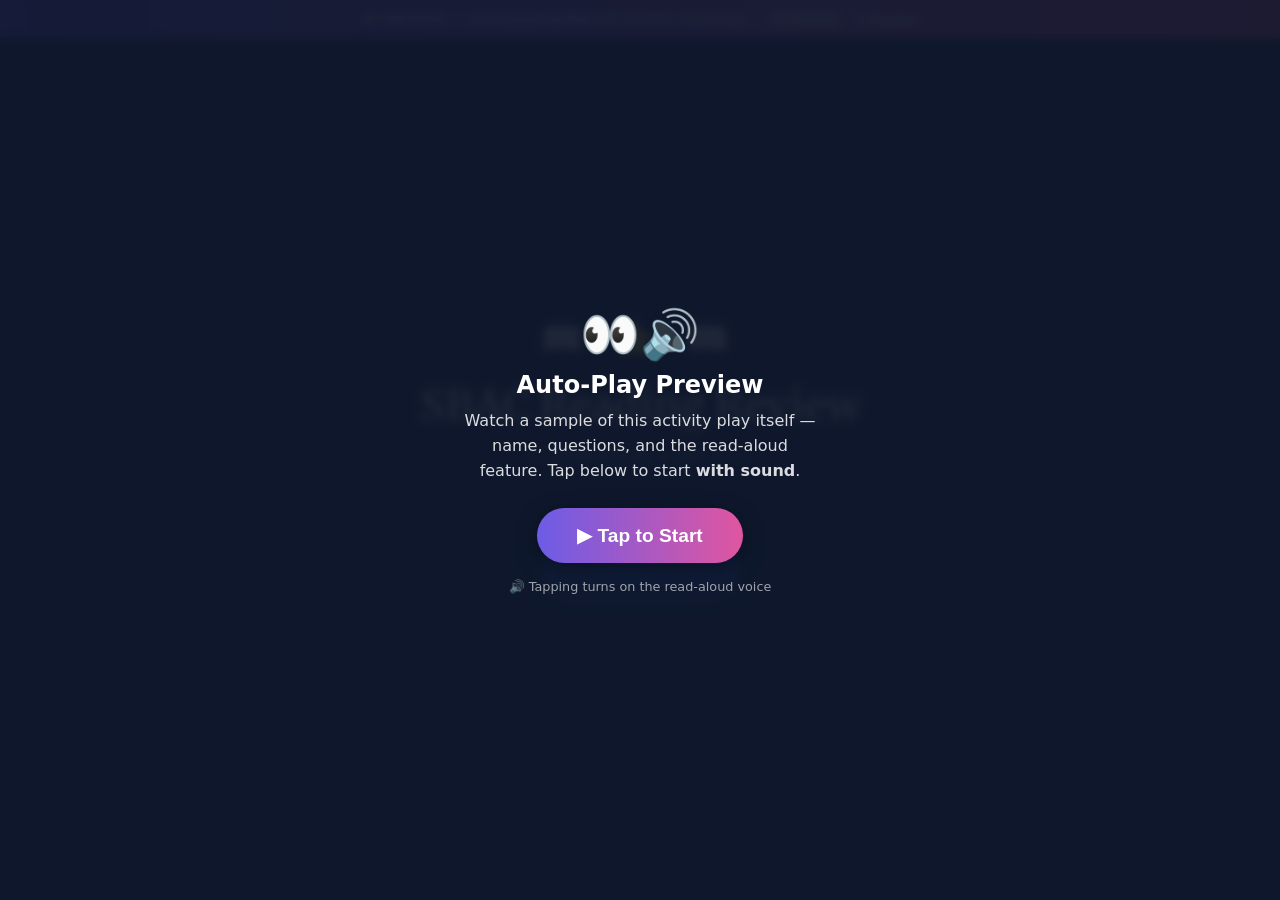
<file: previews/sbac-inferences-set-2/index.html>
<!DOCTYPE html>
<html lang="en">
<head>
<meta charset="UTF-8">
<meta name="viewport" content="width=device-width, initial-scale=1.0">
<title>SBAC Reading Review - Inferences Set 2</title>
<link href="https://fonts.googleapis.com/css2?family=Nunito:wght@400;600;700;800;900&family=Merriweather:ital,wght@0,400;0,700;1,400&display=swap" rel="stylesheet">
<style>
:root{--navy:#1a2744;--blue:#2563eb;--sky:#dbeafe;--green:#16a34a;--green-bg:#dcfce7;--red:#dc2626;--red-bg:#fee2e2;--gray:#64748b;--light:#f8fafc;--border:#e2e8f0;--passage-bg:#f0f4ff;}
*{box-sizing:border-box;margin:0;padding:0;}
body{font-family:'Nunito',sans-serif;background:var(--light);color:var(--navy);min-height:100vh;}
.tts-word.speaking{background:#fde68a;border-radius:3px;outline:2px solid #f59e0b;padding:0 1px;}
.cover-page{position:fixed;inset:0;z-index:999;background:var(--navy);display:flex;flex-direction:column;align-items:center;justify-content:center;text-align:center;padding:40px 24px;}
.cover-page.hidden{display:none;}
.cover-stars{font-size:2.2rem;margin-bottom:18px;letter-spacing:10px;}
.cover-title{font-family:'Merriweather',serif;font-size:2.6rem;font-weight:700;color:white;line-height:1.2;margin-bottom:10px;}
.cover-sub{font-size:1.15rem;color:#93c5fd;margin-bottom:52px;font-weight:600;letter-spacing:.05em;}
.cover-btn{background:#2563eb;color:white;border:none;font-family:'Nunito',sans-serif;font-size:1.25rem;font-weight:900;padding:20px 60px;border-radius:14px;cursor:pointer;box-shadow:0 8px 32px rgba(37,99,235,.5);transition:transform .15s,box-shadow .15s;}
.cover-btn:hover{transform:translateY(-3px);box-shadow:0 14px 44px rgba(37,99,235,.7);}
.name-screen{position:fixed;inset:0;z-index:998;background:var(--navy);display:flex;flex-direction:column;align-items:center;justify-content:center;text-align:center;padding:40px 24px;}
.name-screen.hidden{display:none;}
.name-title{font-family:'Merriweather',serif;font-size:1.9rem;font-weight:700;color:white;margin-bottom:10px;}
.name-sub{color:#93c5fd;font-size:1rem;margin-bottom:32px;}
.name-input{font-family:'Nunito',sans-serif;font-size:1.2rem;font-weight:700;padding:16px 24px;border-radius:10px;border:2px solid #60a5fa;background:#1e3a6e;color:white;width:360px;max-width:90vw;text-align:center;outline:none;margin-bottom:8px;}
.name-input::placeholder{color:#475569;}
.name-input:focus{border-color:#93c5fd;}
.name-error{color:#f87171;font-size:.88rem;font-weight:700;min-height:22px;margin-bottom:16px;}
.name-btn{background:#2563eb;color:white;border:none;font-family:'Nunito',sans-serif;font-size:1.1rem;font-weight:900;padding:15px 50px;border-radius:10px;cursor:pointer;transition:background .2s;}
.name-btn:hover{background:#1d4ed8;}
.resume-toast{display:none;position:fixed;bottom:24px;left:50%;transform:translateX(-50%);background:#1a2744;color:#93c5fd;border:1px solid #60a5fa44;padding:12px 24px;border-radius:10px;font-weight:700;font-size:.88rem;z-index:500;box-shadow:0 4px 20px rgba(0,0,0,.3);}
.finish-warning{display:none;position:fixed;bottom:24px;left:50%;transform:translateX(-50%);background:#fee2e2;color:#dc2626;border:1.5px solid #dc2626;padding:12px 24px;border-radius:10px;font-weight:700;font-size:.88rem;z-index:500;box-shadow:0 4px 20px rgba(0,0,0,.2);max-width:90vw;text-align:center;}
header{background:var(--navy);color:white;position:sticky;top:0;z-index:100;box-shadow:0 4px 20px rgba(0,0,0,.3);}
.header-inner{max-width:1100px;margin:0 auto;padding:10px 24px;display:flex;align-items:center;justify-content:space-between;flex-wrap:wrap;gap:8px;}
.site-title{font-size:1.2rem;font-weight:900;letter-spacing:-.02em;}
.site-title span{color:#60a5fa;}
.header-right{display:flex;align-items:center;gap:10px;flex-wrap:wrap;}
.score-badge{background:#60a5fa22;border:1px solid #60a5fa55;border-radius:999px;padding:5px 14px;font-size:.82rem;font-weight:700;color:#93c5fd;white-space:nowrap;}
.font-controls{display:flex;align-items:center;gap:4px;}
.font-lbl{color:#93c5fd;font-size:.72rem;font-weight:800;text-transform:uppercase;letter-spacing:.06em;margin-right:4px;}
.font-btn{background:#1e3a6e;color:#93c5fd;border:1px solid #2d4f8a;border-radius:5px;font-family:'Nunito',sans-serif;font-weight:800;cursor:pointer;padding:3px 9px;transition:all .15s;}
.font-btn:hover,.font-btn.active-font{background:#2563eb;color:white;border-color:#2563eb;}
.passage-nav{background:#253258;display:flex;overflow-x:auto;scrollbar-width:none;border-bottom:2px solid #60a5fa33;}
.passage-nav::-webkit-scrollbar{display:none;}
.passage-nav button{background:none;border:none;color:#93c5fd;font-family:'Nunito',sans-serif;font-size:.78rem;font-weight:700;padding:9px 14px;cursor:pointer;white-space:nowrap;border-bottom:3px solid transparent;transition:all .2s;flex-shrink:0;display:flex;align-items:center;gap:5px;}
.passage-nav button:hover{color:white;background:rgba(255,255,255,.05);}
.passage-nav button.active{color:white;border-bottom-color:#60a5fa;background:rgba(96,165,250,.1);}
.nav-prog{background:#60a5fa22;border-radius:999px;padding:1px 6px;font-size:.68rem;font-weight:900;color:#60a5fa;}
.nav-done{color:#16a34a;font-weight:900;font-size:.8rem;}
.tts-bar{background:#1e3a6e;border-bottom:1px solid #2d4f8a;padding:7px 24px;display:flex;align-items:center;gap:8px;flex-wrap:wrap;}
.tts-label{color:#93c5fd;font-size:.72rem;font-weight:800;text-transform:uppercase;letter-spacing:.06em;}
.tts-btn{background:#2563eb;color:white;border:none;font-family:'Nunito',sans-serif;font-size:.78rem;font-weight:800;padding:5px 12px;border-radius:6px;cursor:pointer;transition:background .15s;}
.tts-btn:hover{background:#1d4ed8;}
.tts-btn.stop{background:#dc2626;}
.tts-btn.stop:hover{background:#b91c1c;}
.tts-status{color:#60a5fa;font-size:.75rem;font-weight:700;font-style:italic;}
main{max-width:1100px;margin:0 auto;padding:16px 20px 60px;}
.progress-label{font-size:.72rem;font-weight:800;color:var(--gray);margin-bottom:5px;text-transform:uppercase;letter-spacing:.05em;}
.progress-bar{height:7px;background:var(--border);border-radius:999px;overflow:hidden;margin-bottom:18px;}
.progress-fill{height:100%;background:linear-gradient(90deg,var(--blue),#60a5fa);border-radius:999px;transition:width .5s ease;width:0%;}
.passage-panel{display:none;}
.passage-panel.active{display:block;}
.passage-header{margin-bottom:12px;}
.passage-tag{display:inline-block;background:var(--blue);color:white;font-size:.7rem;font-weight:800;letter-spacing:.08em;text-transform:uppercase;padding:3px 10px;border-radius:4px;margin-bottom:5px;}
.passage-title{font-family:'Merriweather',serif;font-size:1.1rem;font-weight:700;margin-bottom:2px;}
.passage-author{font-size:.85rem;color:var(--gray);}
.layout{display:grid;grid-template-columns:1fr 1fr;gap:22px;align-items:start;}
@media(max-width:750px){.layout{grid-template-columns:1fr;}}
.passage-col{position:sticky;top:120px;}
.passage-read-btn{width:100%;background:#1e3a6e;color:#93c5fd;border:1px solid #2d4f8a;border-bottom:none;border-radius:12px 12px 0 0;font-family:'Nunito',sans-serif;font-size:.82rem;font-weight:800;padding:9px;cursor:pointer;transition:background .15s;}
.passage-read-btn:hover{background:#253258;color:white;}
.passage-box{background:var(--passage-bg);border:1px solid #c7d7fb;border-radius:0 0 12px 12px;padding:20px 22px;font-family:'Merriweather',serif;font-size:.9rem;line-height:1.9;max-height:calc(100vh - 240px);overflow-y:auto;}
.passage-box p{margin-bottom:12px;}
.passage-box p:last-child{margin-bottom:0;}
.passage-box .section-head{font-weight:700;margin-top:16px;}
.passage-box .footnote{font-size:.75rem;color:var(--gray);margin-top:12px;}
.passage-box .copyright{font-size:.72rem;color:var(--gray);border-top:1px solid #c7d7fb;margin-top:16px;padding-top:10px;}
.pass-prog-wrap{margin-bottom:14px;}
.pass-prog-label{font-size:.75rem;font-weight:800;color:var(--gray);display:block;margin-bottom:4px;text-transform:uppercase;letter-spacing:.04em;}
.pass-prog-bar{height:6px;background:var(--border);border-radius:999px;overflow:hidden;}
.pass-prog-fill{height:100%;background:linear-gradient(90deg,var(--blue),#60a5fa);border-radius:999px;transition:width .4s ease;width:0%;}
.questions-box{display:flex;flex-direction:column;gap:16px;}
.question-card{background:white;border:1.5px solid var(--border);border-radius:12px;padding:16px;}
.q-header{display:flex;align-items:flex-start;gap:10px;margin-bottom:11px;}
.q-num{background:var(--navy);color:white;font-weight:900;font-size:.82rem;width:26px;height:26px;border-radius:50%;display:flex;align-items:center;justify-content:center;flex-shrink:0;}
.q-stem{font-size:.87rem;font-weight:700;line-height:1.5;flex:1;}
.q-read-btn{background:#dbeafe;color:#1d4ed8;border:1px solid #bfdbfe;border-radius:6px;font-size:.95rem;width:30px;height:30px;cursor:pointer;flex-shrink:0;display:flex;align-items:center;justify-content:center;transition:background .15s;padding:0;}
.q-read-btn:hover{background:#bfdbfe;}
.part-label{display:inline-block;font-size:.7rem;font-weight:800;text-transform:uppercase;letter-spacing:.06em;color:var(--blue);background:var(--sky);padding:2px 8px;border-radius:4px;margin:7px 0 5px;}
.part-row{display:flex;align-items:center;gap:8px;margin:7px 0 4px;}
.part-row .part-label{margin:0;}
.part-stem{font-size:.85rem;font-weight:700;margin-bottom:9px;line-height:1.5;}
.choices{list-style:none;display:flex;flex-direction:column;gap:6px;}
.choice-btn{width:100%;text-align:left;background:var(--light);border:1.5px solid var(--border);border-radius:8px;padding:8px 12px;font-family:'Nunito',sans-serif;font-size:.82rem;font-weight:600;color:var(--navy);cursor:pointer;display:flex;align-items:flex-start;gap:8px;transition:all .15s;line-height:1.45;}
.choice-btn:hover:not(:disabled){background:var(--sky);border-color:var(--blue);}
.choice-btn .letter{font-weight:900;color:var(--blue);min-width:16px;flex-shrink:0;}
.choice-btn.correct{background:var(--green-bg);border-color:var(--green);color:#14532d;}
.choice-btn.correct .letter{color:var(--green);}
.choice-btn.wrong{background:var(--red-bg);border-color:var(--red);color:#7f1d1d;}
.choice-btn.wrong .letter{color:var(--red);}
.choice-btn:disabled{cursor:default;}
.feedback{margin-top:9px;font-size:.8rem;font-weight:700;padding:8px 11px;border-radius:8px;display:none;}
.feedback.show{display:block;}
.feedback.correct{background:var(--green-bg);color:var(--green);}
.feedback.wrong{background:var(--red-bg);color:var(--red);}
.next-story-btn{display:block;width:100%;margin-top:14px;background:var(--navy);color:white;border:none;font-family:'Nunito',sans-serif;font-size:.95rem;font-weight:900;padding:13px;border-radius:10px;cursor:pointer;transition:background .2s;}
.next-story-btn:hover{background:#2563eb;}
.finish-btn{display:block;width:100%;margin-top:14px;background:#94a3b8;color:white;border:none;font-family:'Nunito',sans-serif;font-size:.95rem;font-weight:900;padding:13px;border-radius:10px;cursor:not-allowed;transition:all .2s;opacity:.7;}
.finish-btn-ready{background:#16a34a !important;cursor:pointer !important;opacity:1 !important;}
.finish-btn-ready:hover{background:#15803d !important;}
.final-results{display:none;padding:30px 0 60px;}
.final-results.show{display:block;}
.final-header{text-align:center;padding:0 20px 24px;}
.final-student{font-size:1.4rem;font-weight:900;color:var(--navy);margin-bottom:4px;}
.final-time-line{font-size:.85rem;color:var(--gray);margin-bottom:18px;}
.final-score-big{font-size:4.5rem;font-weight:900;color:var(--navy);line-height:1;}
.final-pct{font-size:1.5rem;font-weight:700;color:var(--blue);margin-bottom:8px;}
.final-msg{font-size:1.1rem;font-weight:700;margin-bottom:8px;}
.submit-status{font-size:.88rem;font-weight:700;color:var(--green);margin-bottom:20px;min-height:20px;}
.res-summary{display:flex;gap:12px;justify-content:center;flex-wrap:wrap;margin-bottom:20px;}
.res-sum-item{background:white;border:1.5px solid var(--border);border-radius:12px;padding:14px 22px;text-align:center;min-width:110px;}
.res-sum-val{font-size:1.5rem;font-weight:900;color:var(--navy);}
.res-sum-key{font-size:.72rem;color:var(--gray);font-weight:700;text-transform:uppercase;letter-spacing:.05em;margin-top:2px;}
.res-passage-block{background:white;border:1.5px solid var(--border);border-radius:12px;margin-bottom:14px;overflow:hidden;}
.res-pass-header{display:flex;align-items:center;justify-content:space-between;padding:11px 16px;background:var(--light);border-bottom:1px solid var(--border);}
.res-pass-title{font-weight:800;font-size:.88rem;}
.res-pass-score{font-weight:900;font-size:.95rem;}
.res-table{width:100%;border-collapse:collapse;font-size:.8rem;}
.res-table th{background:var(--navy);color:white;padding:7px 11px;font-weight:800;text-align:left;}
.res-table td{padding:7px 11px;border-bottom:1px solid var(--border);}
.res-table tr:last-child td{border-bottom:none;}
.row-right td{background:#f0fdf4;}
.row-wrong td{background:#fff5f5;}
.q-type-cell{font-size:.73rem;color:var(--gray);font-weight:700;}
.ans-right{color:var(--green);font-weight:900;}
.ans-wrong{color:var(--red);font-weight:900;}
.res-skills-block{background:white;border:1.5px solid var(--border);border-radius:12px;margin-bottom:14px;overflow:hidden;}
.skill-row{display:flex;align-items:center;gap:10px;padding:9px 14px;border-bottom:1px solid var(--border);}
.skill-row:last-child{border-bottom:none;}
.skill-name{font-size:.8rem;font-weight:700;min-width:170px;}
.skill-bar-wrap{flex:1;height:10px;background:var(--border);border-radius:999px;overflow:hidden;}
.skill-bar-fill{height:100%;border-radius:999px;transition:width .6s ease;}
.skill-pct{font-size:.8rem;font-weight:900;min-width:80px;text-align:right;}
.dashboard-panel{display:none;max-width:900px;margin:20px auto;padding:0 20px 60px;}
.dashboard-panel.show{display:block;}
.dash-header{font-family:'Merriweather',serif;font-size:1.4rem;font-weight:700;margin-bottom:4px;}
.dash-sub{font-size:.85rem;color:var(--gray);margin-bottom:20px;}
.dash-summary-bar{display:flex;gap:12px;margin-bottom:16px;flex-wrap:wrap;}
.dash-sum-item{background:white;border:1.5px solid var(--border);border-radius:10px;padding:14px 20px;text-align:center;min-width:100px;}
.dash-sum-val{font-size:1.8rem;font-weight:900;}
.dash-sum-key{font-size:.72rem;color:var(--gray);font-weight:700;text-transform:uppercase;letter-spacing:.05em;margin-top:2px;}
.dash-table{width:100%;border-collapse:collapse;font-size:.85rem;background:white;border-radius:12px;overflow:hidden;border:1.5px solid var(--border);}
.dash-table th{background:var(--navy);color:white;padding:10px 14px;font-weight:800;text-align:left;}
.dash-table td{padding:9px 14px;border-bottom:1px solid var(--border);}
.dash-table tr:last-child td{border-bottom:none;}
.dash-table tr:nth-child(even) td{background:var(--light);}
.dash-score-bar{height:6px;background:var(--border);border-radius:999px;overflow:hidden;margin-top:4px;}
.dash-score-fill{height:100%;border-radius:999px;}
.dash-empty{text-align:center;color:var(--gray);padding:40px;font-size:.9rem;}
.btn-row{display:flex;gap:12px;justify-content:center;flex-wrap:wrap;margin-top:22px;}
.btn-restart{background:var(--navy);color:white;border:none;font-family:'Nunito',sans-serif;font-size:.95rem;font-weight:800;padding:13px 28px;border-radius:10px;cursor:pointer;}
.btn-restart:hover{background:#253258;}
.btn-print{background:var(--blue);color:white;border:none;font-family:'Nunito',sans-serif;font-size:.95rem;font-weight:800;padding:13px 28px;border-radius:10px;cursor:pointer;}
.btn-print:hover{background:#1d4ed8;}
.btn-dash{background:#7c3aed;color:white;border:none;font-family:'Nunito',sans-serif;font-size:.95rem;font-weight:800;padding:13px 28px;border-radius:10px;cursor:pointer;}
.btn-dash:hover{background:#6d28d9;}
@media print{header,.tts-bar,.passage-nav,.progress-bar,.progress-label,.btn-row,.passage-read-btn,.q-read-btn,.next-story-btn,.finish-btn,.font-controls,.resume-toast,.finish-warning{display:none !important;}.final-results,.dashboard-panel{display:block !important;}.passage-panel{display:none !important;}}
</style>
</head>
<body>
<iframe name="hidden_iframe" style="display:none;"></iframe>
<div class="resume-toast" id="resumeToast">Progress restored! Keep going where you left off.</div>
<div id="finishWarning" class="finish-warning"></div>

<div class="cover-page" id="coverPage">
  <div class="cover-stars">&#x1F4D6; &#x2B50; &#x1F4D6;</div>
  <div class="cover-title">SBAC Reading Review</div>
  <div class="cover-sub">&#x2014; Inferences &bull; Set 2 &#x2014;</div>
  <button class="cover-btn" onclick="showNameScreen()">&#x25B6; Start</button>
</div>

<div class="name-screen hidden" id="nameScreen">
  <div class="cover-stars">&#x270F;&#xFE0F;</div>
  <div class="name-title">What is your name?</div>
  <div class="name-sub">Type your full name before you begin.</div>
  <input class="name-input" id="nameInput" type="text" placeholder="First and Last Name" autocomplete="off"/>
  <div class="name-error" id="nameError">&nbsp;</div>
  <button class="name-btn" onclick="startReview()">Begin Review &#x2192;</button>
</div>

<div class="name-screen hidden" id="resumePopup">
  <div class="cover-stars">&#x1F4BE;</div>
  <div class="name-title">Resume Session?</div>
  <div class="name-sub" id="resumePopupMsg">A previous session was found on this device.</div>
  <div style="display:flex;gap:16px;margin-top:8px;flex-wrap:wrap;justify-content:center;">
    <button class="name-btn" onclick="resumeYes()" style="background:#16a34a;">&#x2705; Yes, Resume</button>
    <button class="name-btn" onclick="resumeNo()" style="background:#dc2626;">&#x274C; No, Start Fresh</button>
  </div>
</div>

<div id="appShell" style="display:none;">
<header>
  <div class="header-inner">
    <div class="site-title">SBAC Reading Review <span>&#x2013; Inferences Set 2</span></div>
    <div class="header-right">
      <div class="font-controls">
        <span class="font-lbl">Text:</span>
        <button class="font-btn" id="font-small" onclick="setFont('small')" style="font-size:.75rem;">A</button>
        <button class="font-btn active-font" id="font-medium" onclick="setFont('medium')" style="font-size:.9rem;">A</button>
        <button class="font-btn" id="font-large" onclick="setFont('large')" style="font-size:1.05rem;">A</button>
      </div>
      <div class="score-badge" id="scoreBadge">0 of 0 answered</div>
    </div>
  </div>
  <nav class="passage-nav" id="passageNav"></nav>
  <div class="tts-bar">
    <span class="tts-label">&#x1F50A; Read Aloud:</span>
    <button class="tts-btn stop" onclick="stopReading()"><span aria-hidden="true">&#x23F9;</span> Stop</button>
    <span class="tts-status" id="ttsStatus"></span>
  </div>
</header>
<main>
  <div class="progress-label">Overall Progress</div>
  <div class="progress-bar"><div class="progress-fill" id="progressFill"></div></div>
  <div id="passagePanels"></div>
  <div class="final-results" id="finalResults">
    <div class="final-header">
      <div class="final-student" id="finalName"></div>
      <div class="final-time-line" id="finalTime"></div>
      <div class="final-score-big" id="finalScore"></div>
      <div class="final-pct" id="finalLabel"></div>
      <div class="final-msg" id="finalMsg"></div>
      <div class="submit-status" id="submitStatus"></div>
    </div>
    <div id="resultsTableContainer" style="max-width:900px;margin:0 auto;padding:0 20px;"></div>
    <div class="btn-row">
      <button class="btn-print" onclick="window.print()">&#x1F5A8; Print Results</button>
      <button class="btn-dash" onclick="showDashboard()">&#x1F4CA; Class Dashboard</button>
      <button class="btn-restart" onclick="restartAll()">&#x1F504; Start Over</button>
    </div>
  </div>
</main>
</div>

<div class="dashboard-panel" id="dashboardPanel">
  <div class="dash-header">&#x1F4CA; Class Dashboard</div>
  <div class="dash-sub">All student results submitted on this device &mdash; sorted by score</div>
  <div id="dashContent"></div>
  <div class="btn-row">
    <button class="btn-print" onclick="window.print()">&#x1F5A8; Print Dashboard</button>
    <button class="btn-restart" onclick="hideDashboard()">&#x2190; Back to Results</button>
  </div>
</div>

<script>



const passages = [
  {
    tag: "Passage 1 · Informational",
    title: "The Dog Who Learned to Listen",
    author: "An original passage",
    text: `<p>Most dogs bark at strangers. Most dogs chase squirrels. But a golden retriever named Roselle did something far more important on September 11, 2001.</p>
<p>Roselle was a guide dog. Her owner, Michael Hingson, was blind. Every day, Roselle led Michael safely to his office on the 78th floor of the World Trade Center in New York City.</p>
<p>On that Tuesday morning, a plane struck the tower. The building shook. People screamed. Smoke filled the air. Michael could not see the chaos around him, but Roselle stayed completely calm. She did not bark. She did not run. She pressed close to Michael's side and waited.</p>
<p>"Forward," Michael told her. Roselle moved.</p>
<p>For the next hour, Roselle guided Michael down 78 flights of stairs. Around them, people were frightened and confused. But Roselle walked steadily, never rushing, never stopping. Other people in the stairwell reached out to touch her golden fur. It helped them feel less afraid.</p>
<p>When they finally reached the street, the tower collapsed behind them. Roselle kept walking, leading Michael to safety.</p>
<p>Later, Michael said that Roselle never thought of herself as a hero. She simply did her job — the job she had trained years to do. She listened, she led, and she never gave up.</p>
<p>Roselle received many awards for her courage. But on the day that mattered most, she did not need a trophy. She needed only to trust her training and love her owner.</p>`,
    questions: [
      {
        stem: "What can the reader infer about why Roselle stayed calm when the building shook?",
        choices: [
          "Roselle did not notice that anything was wrong.",
          "Roselle had been trained to stay calm and guide her owner in difficult situations.",
          "Roselle was excited to walk down the stairs.",
          "Roselle had been in an emergency before and knew what to do."
        ],
        correct: 1,
        explanation: "The passage says Roselle 'simply did her job — the job she had trained years to do,' which supports the inference that her training prepared her to stay calm."
      },
      {
        stem: "Which detail from the passage best supports the idea that Roselle helped people other than Michael on that day?",
        choices: [
          "Roselle was a guide dog who led Michael to his office every day.",
          "Other people in the stairwell reached out to touch her golden fur, and it helped them feel less afraid.",
          "Roselle received many awards for her courage.",
          "Michael told Roselle to move forward and she obeyed."
        ],
        correct: 1,
        explanation: "People in the stairwell touching Roselle's fur to feel less afraid shows she helped others beyond just guiding Michael."
      },
      {
        parts: true,
        partA: {
          stem: "Which sentence best describes the main idea of the passage?",
          choices: [
            "Guide dogs are smarter than other dogs.",
            "The World Trade Center was a dangerous place to work.",
            "A trained guide dog used her skills to save her owner and comfort others during a crisis.",
            "Michael Hingson was brave because he went to work every day despite being blind."
          ],
          correct: 2,
          explanation: "The whole passage focuses on how Roselle used her training to guide Michael to safety and help others during the September 11 emergency."
        },
        partB: {
          stem: "Which detail from the passage best supports your answer in Part A?",
          choices: [
            "Most dogs bark at strangers and chase squirrels.",
            "For the next hour, Roselle guided Michael down 78 flights of stairs, walking steadily, never rushing, never stopping.",
            "Roselle received many awards for her courage.",
            "Michael Hingson was blind and worked on the 78th floor."
          ],
          correct: 1,
          explanation: "Roselle guiding Michael steadily down 78 floors without stopping is the clearest example of her using her training during a crisis."
        }
      }
    ]
  },
  {
    tag: "Passage 2 · Informational",
    title: "The Girl Who Mapped the Ocean Floor",
    author: "An original passage",
    text: `<p>Before Marie Tharp came along, nobody knew what the bottom of the ocean really looked like. Most scientists believed the ocean floor was flat and featureless — like a giant bathtub. Marie proved them wrong.</p>
<p>Marie grew up in the 1920s and 1930s, when most women were not encouraged to become scientists. But Marie loved maps. Her father made soil maps for the government, and as a little girl, she traveled with him all over the country. She watched him measure land and turn numbers into pictures. She decided she wanted to do the same thing.</p>
<p>In 1948, Marie got a job at Columbia University in New York City. Her boss, a scientist named Bruce Heezen, collected data from ships crossing the Atlantic Ocean. The ships sent sound waves down to the ocean floor. By measuring how long it took the waves to bounce back, scientists could figure out how deep the water was at each spot.</p>
<p>Bruce gathered the numbers. Marie turned them into maps.</p>
<p>Day after day, Marie plotted thousands of data points on large sheets of paper. Slowly, a picture appeared. There was a giant mountain range running right down the middle of the Atlantic Ocean. And through the center of those mountains was a deep crack — a rift valley — stretching for thousands of miles.</p>
<p>When Marie showed Bruce her discovery, he told her she was wrong. "That cannot be right," he said. It took two years and much more data before Bruce admitted that Marie had found something real.</p>
<p>Marie's map of the ocean floor changed science forever. It helped prove the theory of plate tectonics — the idea that Earth's surface is made of giant moving pieces. Today, her map is considered one of the most important scientific documents of the twentieth century.</p>`,
    questions: [
      {
        parts: true,
        partA: {
          stem: "What inference can be made about why Bruce Heezen first told Marie she was wrong?",
          choices: [
            "Bruce believed the ocean floor was flat, and Marie's discovery did not match what scientists expected.",
            "Bruce wanted to take credit for Marie's discovery himself.",
            "Bruce did not trust maps made from sound wave data.",
            "Bruce had never heard of a rift valley before."
          ],
          correct: 0,
          explanation: "The passage says scientists believed the ocean floor was flat. Marie's discovery of a mountain range and rift valley challenged that belief, which is why Bruce resisted it."
        },
        partB: {
          stem: "Which detail from the passage best supports your answer in Part A?",
          choices: [
            "Marie's father made soil maps and she traveled with him as a child.",
            "The ships sent sound waves down to the ocean floor to measure depth.",
            "Most scientists believed the ocean floor was flat and featureless — like a giant bathtub.",
            "It took two years and much more data before Bruce admitted Marie had found something real."
          ],
          correct: 2,
          explanation: "The detail that scientists believed the ocean floor was flat directly explains why Bruce rejected Marie's unexpected finding of mountains and a rift valley."
        }
      },
      {
        stem: "Which detail best supports the inference that Marie's work was difficult and required great patience?",
        choices: [
          "Marie loved maps from the time she was a little girl.",
          "Day after day, Marie plotted thousands of data points on large sheets of paper.",
          "Bruce Heezen collected data from ships crossing the Atlantic Ocean.",
          "Marie's map helped prove the theory of plate tectonics."
        ],
        correct: 1,
        explanation: "Plotting thousands of data points day after day shows that Marie's work required patience and persistence over a long period of time."
      },
      {
        stem: "The reader can infer that Marie faced challenges as a scientist because of her gender. Which detail from the passage best supports this inference?",
        choices: [
          "Marie got a job at Columbia University in 1948.",
          "Marie grew up in the 1920s and 1930s, when most women were not encouraged to become scientists.",
          "Bruce gathered the numbers while Marie turned them into maps.",
          "Marie's map is considered one of the most important scientific documents of the twentieth century."
        ],
        correct: 1,
        explanation: "The passage directly states that most women were not encouraged to become scientists during the time Marie grew up, supporting the inference that she faced gender-related challenges."
      }
    ]
  },
  {
    tag: "Passage 3 · Informational",
    title: "Why Elephants Never Forget",
    author: "An original passage",
    text: `<p>You have probably heard the saying: an elephant never forgets. It turns out this is not just a saying. Elephants really do have remarkable memories — and scientists are beginning to understand why.</p>
<p>Elephants live in family groups led by the oldest female, called the matriarch. She is usually the largest elephant in the group, and she has lived the longest. Over her lifetime, she learns to recognize hundreds of other elephants — both friends and strangers. She also remembers where to find water during dry seasons, even if she has not visited that spot in many years.</p>
<p>In one study, scientists played recordings of calls from elephants the group had not heard in years. When researchers played the call of a friendly elephant, the matriarch moved the family calmly toward the sound. But when they played the call of a stranger, she positioned herself between the sound and her family, ready to protect them.</p>
<p>Elephants also remember sadness. When an elephant in the family dies, the others will return to the place where the elephant died, sometimes years later. They stand quietly and touch the bones with their trunks. Scientists call this mourning behavior.</p>
<p>Why do elephants have such powerful memories? Researchers believe it is connected to their large brains. The part of the brain connected to memory and emotion — called the hippocampus — is especially well developed in elephants.</p>
<p>In the wild, a good memory can mean the difference between life and death. Knowing which animals are safe, where water is hidden, and which paths lead to danger helps the whole family survive. The matriarch's memory is the group's greatest tool.</p>`,
    questions: [
      {
        stem: "What can the reader infer about why the matriarch is the leader of the elephant family?",
        choices: [
          "She is the leader because she is the fastest runner in the group.",
          "Her age and experience give her the knowledge and memory the family needs to survive.",
          "She is the leader because she has the loudest call.",
          "Scientists chose her to be the leader during their studies."
        ],
        correct: 1,
        explanation: "The passage explains that the matriarch has lived the longest, remembers the most, and uses that knowledge to protect and guide her family — making age and experience the basis for her leadership."
      },
      {
        parts: true,
        partA: {
          stem: "Which of these inferences about elephant memory is supported by the passage?",
          choices: [
            "Elephants only remember things that happened recently.",
            "Elephants use their memories to keep their families safe.",
            "Elephants have better memories than any other animal.",
            "Elephants forget the location of water during dry seasons."
          ],
          correct: 1,
          explanation: "The passage describes elephants using memory to recognize friends and strangers, find water, and protect their families — all supporting the idea that memory helps keep them safe."
        },
        partB: {
          stem: "Which detail from the passage best supports your answer in Part A?",
          choices: [
            "Elephants live in family groups led by the oldest female.",
            "The part of the brain connected to memory is especially well developed in elephants.",
            "When researchers played the call of a stranger, the matriarch positioned herself between the sound and her family, ready to protect them.",
            "Elephants return to the place where a family member died, sometimes years later."
          ],
          correct: 2,
          explanation: "The matriarch protecting her family from a stranger based on her memory of the call is the most direct example of memory being used for safety."
        }
      },
      {
        stem: "Read this sentence from the passage: 'Knowing which animals are safe, where water is hidden, and which paths lead to danger helps the whole family survive.' What does this sentence suggest about the matriarch's role?",
        choices: [
          "The matriarch teaches the young elephants how to find food.",
          "The matriarch's memory is the most important resource the family has for staying alive.",
          "The matriarch spends most of her time searching for water.",
          "The matriarch decides when the family should move to a new location."
        ],
        correct: 1,
        explanation: "The sentence lists survival skills that all depend on memory, and the passage connects this memory to the matriarch — suggesting her memory is the family's most important resource."
      }
    ]
  },
  {
    tag: "Passage 4 · Literary",
    title: "The Substitute",
    author: "An original story",
    text: `<p>When Mrs. Flores was absent, Room 14 always turned into a circus. Everyone knew it. The substitute would walk in looking nervous, and within five minutes, paper airplanes would be sailing across the room.</p>
<p>But the substitute who arrived on Thursday was different.</p>
<p>He was tall, with white hair and a calm face. He did not look nervous at all. He set his bag down on Mrs. Flores's desk, looked around the room slowly, and said nothing. Just looked.</p>
<p>The class waited.</p>
<p>"My name is Mr. Adeyemi," he finally said. "I have been a teacher for thirty-one years. I have seen every trick there is. So let's skip that part."</p>
<p>Someone giggled. Mr. Adeyemi looked in that direction but did not look angry.</p>
<p>"I thought we might do something interesting today instead," he said. He reached into his bag and pulled out a large glass jar filled with sand. He set it on the desk.</p>
<p>"What is that?" asked Destiny.</p>
<p>"A question," Mr. Adeyemi said. He pulled out three large rocks and dropped them into the jar one by one. Then he held up the jar. "Is it full?"</p>
<p>"Yes," said most of the class.</p>
<p>Mr. Adeyemi smiled and reached back into his bag. He pulled out a bag of small pebbles and poured them in. They filled the gaps between the rocks. "Now?"</p>
<p>Nobody answered.</p>
<p>He pulled out a bag of fine sand and poured it in. It filled every remaining space. Then he poured in a glass of water.</p>
<p>"The point," he said, sitting on the edge of the desk, "is that there is always more room than you think. Always more to learn. Always more space for something important." He paused. "Room 14, I think you have more room than you realize."</p>
<p>Nobody threw a paper airplane that day.</p>`,
    questions: [
      {
        stem: "What can the reader infer about Mr. Adeyemi from the detail that he 'looked around the room slowly and said nothing'?",
        choices: [
          "Mr. Adeyemi was nervous and did not know how to begin.",
          "Mr. Adeyemi was confident and in control from the moment he arrived.",
          "Mr. Adeyemi was looking for something he had lost.",
          "Mr. Adeyemi did not like the students in Room 14."
        ],
        correct: 1,
        explanation: "Taking time to look around without speaking — while students waited — shows Mr. Adeyemi was calm and in control, not nervous like other substitutes."
      },
      {
        parts: true,
        partA: {
          stem: "Which sentence best describes the theme of this passage?",
          choices: [
            "Teachers should always be strict with their students.",
            "Students learn best when a teacher is funny and entertaining.",
            "There is always more room to grow and learn than you might think.",
            "Science experiments are the best way to teach a lesson."
          ],
          correct: 2,
          explanation: "Mr. Adeyemi's jar demonstration is about how there is always more room than it seems — and he applies this directly to the students, making it the central theme."
        },
        partB: {
          stem: "Which detail from the passage best supports your answer in Part A?",
          choices: [
            "He was tall, with white hair and a calm face.",
            "Someone giggled but Mr. Adeyemi did not look angry.",
            "'Room 14, I think you have more room than you realize,' he said.",
            "Nobody threw a paper airplane that day."
          ],
          correct: 2,
          explanation: "Mr. Adeyemi directly connects the jar lesson to the students by saying they have more room than they realize — this is the clearest statement of the theme."
        }
      },
      {
        parts: true,
        partA: {
          stem: "What inference can be made about why nobody threw a paper airplane that day?",
          choices: [
            "The students were afraid Mr. Adeyemi would send them to the principal.",
            "The students were engaged and impressed by Mr. Adeyemi.",
            "The students had run out of paper to make airplanes.",
            "The students were waiting for Mrs. Flores to come back."
          ],
          correct: 1,
          explanation: "The passage shows Mr. Adeyemi capturing the class with his jar demonstration — the lack of paper airplanes suggests the students were genuinely engaged, not just scared."
        },
        partB: {
          stem: "Which detail from the passage best supports your answer in Part A?",
          choices: [
            "Mr. Adeyemi set his bag down on Mrs. Flores's desk and looked around.",
            "He reached into his bag and pulled out a large glass jar filled with sand.",
            "Nobody answered when he asked if the jar was full after adding pebbles.",
            "He pulled out a glass of water and poured it in last."
          ],
          correct: 2,
          explanation: "The students going silent — not answering when asked if the jar was full — shows they were genuinely curious and thinking, which is why they stopped misbehaving."
        }
      }
    ]
  },
  {
    tag: "Passage 5 · Literary",
    title: "Too Loud",
    author: "An original story",
    text: `<p>Marcus did not like the lunch table by the window. It was where all the loud kids sat. They laughed big laughs and talked over each other and nobody ever seemed to need to breathe.</p>
<p>Marcus preferred the corner table. It was quieter there. He could eat his sandwich and read his book and nobody bothered him. That was the way he liked it.</p>
<p>One Tuesday, both corner seats were taken. Marcus stood in the middle of the cafeteria holding his tray, looking for somewhere to go.</p>
<p>"Hey." A girl at the window table waved at him. It was Priya, from his math class. "You can sit here."</p>
<p>Marcus hesitated. The table sounded like a thunderstorm.</p>
<p>He sat down anyway, at the far end, near Priya. He opened his book.</p>
<p>"What are you reading?" Priya asked.</p>
<p>"A book about deep-sea creatures." He turned it so she could see the cover — a picture of an anglerfish with its glowing light dangling in front of its enormous teeth.</p>
<p>Priya's eyes went wide. "Is that real?"</p>
<p>"Yeah. They live where no light reaches. They make their own."</p>
<p>"That's incredible." Priya called down the table. "Hey, Marcus knows about deep-sea fish!" And just like that, the thunderstorm turned toward him.</p>
<p>For the next twenty minutes, Marcus answered questions about gulper eels and bioluminescence and the pressure at the bottom of the ocean. He forgot about his sandwich. He forgot about his book. He forgot about the noise.</p>
<p>Walking back to class, Priya said, "You should sit with us more."</p>
<p>Marcus thought about it. Maybe loud was not so bad, he decided, when you were the one doing the talking.</p>`,
    questions: [
      {
        stem: "What can the reader infer about Marcus at the beginning of the passage?",
        choices: [
          "Marcus has no friends at school.",
          "Marcus prefers to be by himself and finds noisy situations uncomfortable.",
          "Marcus is not allowed to sit at the window table.",
          "Marcus does not enjoy eating lunch at school."
        ],
        correct: 1,
        explanation: "Marcus deliberately chooses the quiet corner table and describes the window table as sounding like a thunderstorm — showing he prefers solitude and finds noise uncomfortable."
      },
      {
        parts: true,
        partA: {
          stem: "Which of these inferences about Marcus is supported by the passage?",
          choices: [
            "Marcus wishes he were more like the loud kids at the window table.",
            "Marcus is passionate about a topic and enjoys sharing what he knows.",
            "Marcus is too shy to ever talk to other students.",
            "Marcus regrets sitting at the window table."
          ],
          correct: 1,
          explanation: "Marcus forgets his sandwich and his book while answering questions about deep-sea creatures for twenty minutes — showing he is enthusiastic and knowledgeable about the topic."
        },
        partB: {
          stem: "Which detail from the passage best supports your answer in Part A?",
          choices: [
            "Marcus hesitated before sitting at the window table.",
            "Priya waved at Marcus and invited him to sit down.",
            "For the next twenty minutes, Marcus answered questions about gulper eels and bioluminescence and the pressure at the bottom of the ocean.",
            "Marcus opened his book after sitting down at the far end of the table."
          ],
          correct: 2,
          explanation: "Marcus spending twenty minutes enthusiastically answering questions about deep-sea creatures shows his passion and knowledge on the topic."
        }
      },
      {
        stem: "What does Marcus most likely mean when he thinks that loud was not so bad 'when you were the one doing the talking'?",
        choices: [
          "Marcus decided he wanted to become a louder person in general.",
          "Marcus realized that being part of a conversation he cared about made noise feel different.",
          "Marcus was glad that the other students were finally quiet enough for him to speak.",
          "Marcus thought that talking was always better than listening."
        ],
        correct: 1,
        explanation: "Marcus was uncomfortable with noise when it had nothing to do with him, but when he was engaged in a conversation about something he loved, the noise stopped bothering him — showing context changes his experience of loudness."
      }
    ]
  },
  {
    tag: "Passage 6 · Literary",
    title: "Grandma's Garden in January",
    author: "An original story",
    text: `<p>In January, Grandma's garden looked dead.</p>
<p>The rosebushes were bare sticks. The flower beds were patches of frozen mud. The big oak tree had dropped every one of its leaves. When Lily walked through the garden with her grandmother, she could not imagine that anything would ever grow there again.</p>
<p>"It looks like nothing is alive," Lily said.</p>
<p>Grandma pressed the toe of her boot into the dark soil. "It only looks that way," she said. "The roses are resting. The bulbs are sleeping underground, waiting. The oak is saving its energy." She paused. "This garden is doing a lot of work right now. You just cannot see it yet."</p>
<p>Lily was not convinced. She pulled her coat tighter.</p>
<p>In March, Grandma called her outside. Lily expected more mud. Instead, she saw hundreds of tiny green shoots pushing up through the soil — crocuses and daffodils reaching for the pale sunlight. The rosebushes had sprouted small red buds. The oak tree had a faint green haze around its branches.</p>
<p>"You see?" Grandma said. She did not sound proud. She sounded certain. Like she had always known.</p>
<p>That summer, Lily started her own small garden in the corner of the yard. She planted seeds and watered them and waited. Some days nothing seemed to be happening at all.</p>
<p>On those days, she remembered January. She thought about resting, and sleeping, and saving energy. And she kept going.</p>`,
    questions: [
      {
        stem: "What can the reader infer about Grandma from the detail that she 'did not sound proud. She sounded certain. Like she had always known'?",
        choices: [
          "Grandma was surprised that the garden had come back to life.",
          "Grandma had many years of experience with gardens and trusted what she knew.",
          "Grandma was trying to teach Lily a lesson about being patient.",
          "Grandma wanted to show Lily that she was a better gardener."
        ],
        correct: 1,
        explanation: "Sounding certain rather than proud suggests Grandma was not surprised — she knew from experience that the garden would come back, which reflects years of knowledge."
      },
      {
        stem: "Which detail from the passage best supports the inference that Lily changed because of what she learned from Grandma?",
        choices: [
          "Lily pulled her coat tighter when she walked through the January garden.",
          "Lily was not convinced when Grandma said the garden was doing work underground.",
          "That summer, Lily started her own small garden and kept going even when nothing seemed to happen.",
          "Lily walked through the garden with her grandmother in January."
        ],
        correct: 2,
        explanation: "Lily starting her own garden and persisting through slow progress — remembering Grandma's January lesson — shows she was changed by what she learned."
      },
      {
        parts: true,
        partA: {
          stem: "Which sentence best describes the theme of this passage?",
          choices: [
            "Gardening is harder than it looks.",
            "Things that look like they have stopped growing are often still making progress.",
            "Grandmothers always know more than their grandchildren.",
            "Winter is the most difficult season for plants to survive."
          ],
          correct: 1,
          explanation: "Both the garden and Lily's own experience show that stillness and apparent inactivity can actually be a form of progress — this is the central theme of the story."
        },
        partB: {
          stem: "Which detail from the passage best supports your answer in Part A?",
          choices: [
            "The rosebushes were bare sticks and the flower beds were patches of frozen mud.",
            "Grandma pressed the toe of her boot into the dark soil.",
            "'The roses are resting. The bulbs are sleeping underground, waiting. This garden is doing a lot of work right now. You just cannot see it yet.'",
            "The oak tree had dropped every one of its leaves."
          ],
          correct: 2,
          explanation: "Grandma's words directly state that hidden, invisible work is happening — which is exactly what the theme is about."
        }
      }
    ]
  }
];



// ── STATE ────────────────────────────────────────────────────────
let totalCorrect = 0;
let totalAnswered = 0;
const totalQuestions = passages.reduce(function(sum, p) {
  return sum + p.questions.reduce(function(qs, q) { return qs + (q.parts ? 2 : 1); }, 0);
}, 0);
const answered = {};
const explanationStore = {};
let studentName = '';
let startTime = null;

// ── FONT SIZE ────────────────────────────────────────────────────
const fontSizes = { small: '0.82rem', medium: '0.95rem', large: '1.12rem' };
let currentFont = 'medium';

function setFont(size) {
  currentFont = size;
  document.querySelectorAll('.passage-box').forEach(function(el) {
    el.style.fontSize = fontSizes[size];
  });
  ['small','medium','large'].forEach(function(s) {
    var btn = document.getElementById('font-' + s);
    if (btn) btn.classList.toggle('active-font', s === size);
  });
  try { localStorage.setItem('sbac_font', size); } catch(e) {}
}

// ── COVER / NAME ─────────────────────────────────────────────────
function showNameScreen() {
  document.getElementById('coverPage').classList.add('hidden');
  document.getElementById('nameScreen').classList.remove('hidden');
  setTimeout(function() { document.getElementById('nameInput').focus(); }, 100);
}

document.addEventListener('DOMContentLoaded', function() {
  var inp = document.getElementById('nameInput');
  if (inp) inp.addEventListener('keydown', function(e) { if (e.key === 'Enter') startReview(); });
  // Restore font preference
  try {
    var saved = localStorage.getItem('sbac_font');
    if (saved && fontSizes[saved]) setFont(saved);
  } catch(e) {}
});

function startReview() {
  var val = document.getElementById('nameInput').value.trim();
  if (!val) {
    document.getElementById('nameError').textContent = 'Please enter your name to continue.';
    return;
  }
  studentName = val;
  // Check for ANY saved progress on this device regardless of name
  var saved = loadAnyProgress();
  if (saved) {
    showResumePopup(saved);
    return;
  }
  launchReview(false);
}

function launchReview(restoring) {
  if (!restoring) startTime = new Date();
  document.getElementById('nameScreen').classList.add('hidden');
  document.getElementById('resumePopup').classList.add('hidden');
  document.getElementById('appShell').style.display = 'block';
  buildNav();
  buildPassages();
  if (restoring) {
    var saved = loadAnyProgress();
    if (saved) {
      if (saved.startTime) startTime = new Date(saved.startTime);
      // Override student name with the saved name so results are correct
      studentName = saved.name || studentName;
      restoreProgress(saved);
      showResumeToast();
    }
  }
}

function showResumePopup(saved) {
  var popup = document.getElementById('resumePopup');
  var msg = document.getElementById('resumePopupMsg');
  if (msg) msg.textContent = 'There is a saved session for "' + (saved.name || 'a student') + '" with ' + (Object.keys(saved.answered || {}).length) + ' questions answered. Would you like to continue that session?';
  if (popup) popup.classList.remove('hidden');
}

function resumeYes() {
  launchReview(true);
}

function resumeNo() {
  clearProgress();
  document.getElementById('resumePopup').classList.add('hidden');
  launchReview(false);
}

// ── PROGRESS SAVE/RESTORE ────────────────────────────────────────
function saveProgress() {
  try {
    var data = {
      name: studentName,
      answered: answered,
      totalCorrect: totalCorrect,
      totalAnswered: totalAnswered,
      startTime: startTime ? startTime.toISOString() : null
    };
    localStorage.setItem('sbac_progress_' + getSetId(), JSON.stringify(data));
  } catch(e) {}
}

function loadAnyProgress() {
  try {
    var raw = localStorage.getItem('sbac_progress_' + getSetId());
    if (!raw) return null;
    var data = JSON.parse(raw);
    // Return progress if it has any answered questions regardless of name
    if (data && data.answered && Object.keys(data.answered).length > 0) return data;
  } catch(e) {}
  return null;
}

function loadProgress() {
  return loadAnyProgress();
}

function clearProgress() {
  try { localStorage.removeItem('sbac_progress_' + getSetId()); } catch(e) {}
}

function getSetId() {
  return window.location.pathname + '_' + passages.length;
}

function restoreProgress(data) {
  totalCorrect = data.totalCorrect || 0;
  totalAnswered = data.totalAnswered || 0;
  if (data.startTime) startTime = new Date(data.startTime);

  Object.keys(data.answered || {}).forEach(function(key) {
    var parts = key.split('-');
    var pIdx = parseInt(parts[0]);
    var qIdx = parseInt(parts[1]);
    var part = parts[2];
    var ans = data.answered[key];
    answered[key] = ans;

    // Disable buttons and show correct/wrong
    for (var i = 0; i < 4; i++) {
      var btn = document.getElementById('cb-' + pIdx + '-' + qIdx + '-' + part + '-' + i);
      if (!btn) continue;
      btn.disabled = true;
      if (i === ans.correct) btn.classList.add('correct');
      else if (i === ans.chosen && ans.chosen !== ans.correct) btn.classList.add('wrong');
    }
    // Show feedback
    var fb = document.getElementById('fb-' + pIdx + '-' + qIdx + '-' + part);
    if (fb) {
      var exp = explanationStore[key] || '';
      var isRight = ans.chosen === ans.correct;
      fb.textContent = (isRight ? '\u2705 Correct! ' : '\u274C Not quite. ') + exp;
      fb.className = 'feedback show ' + (isRight ? 'correct' : 'wrong');
    }
  });
  updateScore();
  updateAllProgressBars();
}

function showResumeToast() {
  var toast = document.getElementById('resumeToast');
  if (!toast) return;
  toast.style.display = 'block';
  setTimeout(function() { toast.style.display = 'none'; }, 3500);
}

// ── TTS ──────────────────────────────────────────────────────────
var ttsActive = false;

function setTtsStatus(msg) {
  var el = document.getElementById('ttsStatus');
  if (el) el.textContent = msg;
}

function stopReading() {
  try { window.speechSynthesis.cancel(); } catch(e) {}
  ttsActive = false;
  clearHighlight();
  setTtsStatus('');
}

function clearHighlight() {
  document.querySelectorAll('.tts-word.speaking').forEach(function(el) {
    el.classList.remove('speaking');
  });
}

function wrapAndIndex(container) {
  if (container.dataset.ttsWrapped) {
    var spans = Array.from(container.querySelectorAll('.tts-word'));
    var fullText = getPlainText(container);
    var index = [];
    var pos = 0;
    spans.forEach(function(span) {
      var word = span.textContent.trim();
      if (!word) return;
      var found = fullText.indexOf(word, pos);
      if (found >= 0) {
        index.push({ span: span, start: found, end: found + word.length });
        pos = found + word.length;
      }
    });
    return { fullText: fullText, index: index };
  }
  container.dataset.ttsWrapped = '1';
  var walker = document.createTreeWalker(container, NodeFilter.SHOW_TEXT, null, false);
  var textNodes = [];
  var node;
  while ((node = walker.nextNode())) textNodes.push(node);
  textNodes.forEach(function(tn) {
    if (!tn.nodeValue.trim()) return;
    var frag = document.createDocumentFragment();
    tn.nodeValue.split(/(\s+)/).forEach(function(token) {
      if (/^\s+$/.test(token) || token === '') {
        frag.appendChild(document.createTextNode(token));
      } else {
        var span = document.createElement('span');
        span.className = 'tts-word';
        span.textContent = token;
        frag.appendChild(span);
      }
    });
    tn.parentNode.replaceChild(frag, tn);
  });
  var spans = Array.from(container.querySelectorAll('.tts-word'));
  var fullText = getPlainText(container);
  var index = [];
  var searchPos = 0;
  spans.forEach(function(span) {
    var word = span.textContent.trim();
    if (!word) return;
    var found = fullText.indexOf(word, searchPos);
    if (found >= 0) {
      index.push({ span: span, start: found, end: found + word.length });
      searchPos = found + word.length;
    }
  });
  return { fullText: fullText, index: index };
}

function speakWithHighlight(textToSpeak, containerEl, onDone) {
  try { window.speechSynthesis.cancel(); } catch(e) {}
  clearHighlight();
  ttsActive = true;
  var spanIndex = [];
  if (containerEl) {
    try { spanIndex = wrapAndIndex(containerEl).index; } catch(e) {}
  }
  var utt = new SpeechSynthesisUtterance(textToSpeak);
  utt.rate = 0.88;
  var lastHighlighted = null;
  utt.onboundary = function(event) {
    if (!ttsActive || event.name !== 'word' || !spanIndex.length) return;
    if (lastHighlighted) lastHighlighted.classList.remove('speaking');
    var charIdx = event.charIndex;
    var lo = 0, hi = spanIndex.length - 1, best = 0;
    while (lo <= hi) {
      var mid = Math.floor((lo + hi) / 2);
      if (spanIndex[mid].start <= charIdx) { best = mid; lo = mid + 1; } else { hi = mid - 1; }
    }
    if (spanIndex[best]) {
      spanIndex[best].span.classList.add('speaking');
      try { spanIndex[best].span.scrollIntoView({ behavior: 'smooth', block: 'nearest' }); } catch(e) {}
      lastHighlighted = spanIndex[best].span;
    }
  };
  utt.onend = function() { clearHighlight(); ttsActive = false; setTtsStatus(''); if (onDone) onDone(); };
  utt.onerror = function() { clearHighlight(); ttsActive = false; if (onDone) onDone(); };
  try { window.speechSynthesis.speak(utt); } catch(e) { if (onDone) onDone(); }
}

var explanationSpeaking = false;

function speakText(text, onDone) {
  try {
    window.speechSynthesis.cancel();
    clearHighlight();
    var utt = new SpeechSynthesisUtterance(text);
    utt.rate = 0.92;
    utt.onend = function() {
      explanationSpeaking = false;
      unlockAllChoices();
      if (onDone) onDone();
    };
    utt.onerror = function() {
      explanationSpeaking = false;
      unlockAllChoices();
      if (onDone) onDone();
    };
    window.speechSynthesis.speak(utt);
  } catch(e) {
    explanationSpeaking = false;
    unlockAllChoices();
  }
}

function lockAllChoices() {
  document.querySelectorAll('.choice-btn:not(:disabled)').forEach(function(btn) {
    btn.dataset.locked = '1';
    btn.style.pointerEvents = 'none';
    btn.style.opacity = '0.5';
  });
  document.querySelectorAll('.q-read-btn, .next-story-btn, .finish-btn-ready').forEach(function(btn) {
    btn.dataset.locked = '1';
    btn.style.pointerEvents = 'none';
    btn.style.opacity = '0.5';
  });
}

function unlockAllChoices() {
  document.querySelectorAll('.choice-btn[data-locked], .q-read-btn[data-locked], .next-story-btn[data-locked], .finish-btn-ready[data-locked]').forEach(function(btn) {
    delete btn.dataset.locked;
    btn.style.pointerEvents = '';
    btn.style.opacity = '';
  });
}

function getPlainText(el) {
  var text = el.innerText || el.textContent;
  // Strip emoji and non-text symbols so TTS doesn't read icon names
  text = text.replace(/[\u{1F000}-\u{1FFFF}\u{2600}-\u{27FF}\u{2B00}-\u{2BFF}\u{FE00}-\u{FEFF}]/gu, '');
  // Also strip any leftover button labels that come from icon spans
  text = text.replace(/\s+/g, ' ').trim();
  return text;
}

function getActivePassageIdx() {
  var panels = document.querySelectorAll('.passage-panel');
  for (var i = 0; i < panels.length; i++) { if (panels[i].classList.contains('active')) return i; }
  return 0;
}

function readPassage(pIdx) {
  var pbox = document.getElementById('pbox-' + pIdx);
  if (!pbox) return;
  setTtsStatus('Reading passage...');
  speakWithHighlight(getPlainText(pbox), pbox);
}

function readQuestionCard(cardEl) {
  if (!cardEl) return;
  if (explanationSpeaking) return;
  stopReading();
  setTtsStatus('Reading question...');
  speakWithHighlight(getPlainText(cardEl), cardEl);
}

function readPartCard(elId) {
  if (explanationSpeaking) return;
  var el = document.getElementById(elId);
  if (!el) return;
  stopReading();
  setTtsStatus('Reading question...');
  speakWithHighlight(getPlainText(el), el);
}

function readQuestions() {
  var idx = getActivePassageIdx();
  var cards = Array.from(document.querySelectorAll('#panel' + idx + ' .question-card'));
  if (!cards.length) return;
  stopReading(); ttsActive = true;
  setTtsStatus('Reading questions...');
  var i = 0;
  function next() {
    if (!ttsActive || i >= cards.length) { setTtsStatus(''); ttsActive = false; return; }
    speakWithHighlight(getPlainText(cards[i]), cards[i], function() { i++; next(); });
  }
  next();
}

function readAll() {
  var idx = getActivePassageIdx();
  var pbox = document.getElementById('pbox-' + idx);
  var cards = Array.from(document.querySelectorAll('#panel' + idx + ' .question-card'));
  stopReading(); ttsActive = true;
  setTtsStatus('Reading all...');
  speakWithHighlight(pbox ? getPlainText(pbox) : '', pbox, function() {
    var i = 0;
    function next() {
      if (!ttsActive || i >= cards.length) { setTtsStatus(''); ttsActive = false; return; }
      speakWithHighlight(getPlainText(cards[i]), cards[i], function() { i++; next(); });
    }
    next();
  });
}

// ── NAV ──────────────────────────────────────────────────────────
function buildNav() {
  var nav = document.getElementById('passageNav');
  passages.forEach(function(p, i) {
    var btn = document.createElement('button');
    var short = p.title.replace('from ', '').replace(/^"/, '').split(' ').slice(0, 4).join(' ');
    btn.innerHTML = 'P' + (i + 1) + ': ' + short + '... <span class="nav-prog" id="navprog-' + i + '">0%</span>';
    btn.id = 'navBtn' + i;
    btn.onclick = (function(idx) { return function() { stopReading(); showPassage(idx); }; })(i);
    if (i === 0) btn.classList.add('active');
    nav.appendChild(btn);
  });
}

function showPassage(idx) {
  document.querySelectorAll('.passage-panel').forEach(function(p) { p.classList.remove('active'); });
  document.querySelectorAll('.passage-nav button').forEach(function(b) { b.classList.remove('active'); });
  var panel = document.getElementById('panel' + idx);
  if (panel) { panel.classList.add('active'); panel.scrollIntoView({ behavior: 'smooth', block: 'start' }); }
  var nb = document.getElementById('navBtn' + idx);
  if (nb) nb.classList.add('active');
  document.getElementById('finalResults').classList.remove('show');
  window.scrollTo({ top: 0, behavior: 'smooth' });
}

// ── BUILD UI ─────────────────────────────────────────────────────
function buildPassages() {
  var container = document.getElementById('passagePanels');
  passages.forEach(function(p, pIdx) {
    var panel = document.createElement('div');
    panel.className = 'passage-panel' + (pIdx === 0 ? ' active' : '');
    panel.id = 'panel' + pIdx;

    // Count questions for this passage
    var passTotal = p.questions.reduce(function(s, q) { return s + (q.parts ? 2 : 1); }, 0);

    var qNum = 0;
    var qHTML = p.questions.map(function(q, qIdx) {
      if (q.parts) {
        var aHTML = buildChoices(pIdx, qIdx, 'a', q.partA);
        var bHTML = buildChoices(pIdx, qIdx, 'b', q.partB);
        qNum++;
        var n = qNum;
        return '<div class="question-card" id="qcard-' + pIdx + '-' + qIdx + '">' +
          '<div class="q-header"><div class="q-num">' + n + '</div>' +
          '<div class="q-stem">This question has two parts. First answer Part A, then answer Part B.</div>' +
          '</div>' +
          '<div class="part-row"><div class="part-label">Part A</div>' +
          '<button class="q-read-btn" onclick="readPartCard(\'partA-' + pIdx + '-' + qIdx + '\')" title="Read Part A"><span aria-hidden="true">&#x1F50A;</span></button></div>' +
          '<p class="part-stem" id="partA-' + pIdx + '-' + qIdx + '">' + q.partA.stem + '</p>' +
          '<ul class="choices">' + aHTML + '</ul>' +
          '<div class="feedback" id="fb-' + pIdx + '-' + qIdx + '-a"></div>' +
          '<div class="part-row" style="margin-top:12px;"><div class="part-label">Part B</div>' +
          '<button class="q-read-btn" onclick="readPartCard(\'partB-' + pIdx + '-' + qIdx + '\')" title="Read Part B"><span aria-hidden="true">&#x1F50A;</span></button></div>' +
          '<p class="part-stem" id="partB-' + pIdx + '-' + qIdx + '">' + q.partB.stem + '</p>' +
          '<ul class="choices">' + bHTML + '</ul>' +
          '<div class="feedback" id="fb-' + pIdx + '-' + qIdx + '-b"></div></div>';
      } else {
        qNum++;
        var n = qNum;
        var cHTML = buildChoices(pIdx, qIdx, '', q);
        return '<div class="question-card" id="qcard-' + pIdx + '-' + qIdx + '">' +
          '<div class="q-header"><div class="q-num">' + n + '</div>' +
          '<div class="q-stem">' + q.stem + '</div>' +
          '<button class="q-read-btn" onclick="readQuestionCard(document.getElementById(\'qcard-' + pIdx + '-' + qIdx + '\'))" title="Read this question aloud"><span aria-hidden="true">&#x1F50A;</span></button></div>' +
          '<ul class="choices">' + cHTML + '</ul>' +
          '<div class="feedback" id="fb-' + pIdx + '-' + qIdx + '-"></div></div>';
      }
    }).join('');

    // Progress bar for this passage
    var progBar = '<div class="pass-prog-wrap">' +
      '<span class="pass-prog-label" id="pplabel-' + pIdx + '">0 of ' + passTotal + ' answered</span>' +
      '<div class="pass-prog-bar"><div class="pass-prog-fill" id="ppfill-' + pIdx + '" style="width:0%"></div></div>' +
      '</div>';

    // Next / Finish button
    var navBtn = pIdx < passages.length - 1 ?
      '<button class="next-story-btn" onclick="showPassage(' + (pIdx + 1) + ')">Next Story &#x2192;</button>' :
      '<button class="finish-btn" id="finishBtn" onclick="tryFinish()">&#x2705; Finish &amp; See My Results</button>';

    panel.innerHTML =
      '<div class="passage-header">' +
        '<div class="passage-tag">' + p.tag + '</div>' +
        '<div class="passage-title">' + p.title + '</div>' +
        '<div class="passage-author">' + p.author + '</div>' +
      '</div>' +
      '<div class="layout">' +
        '<div class="passage-col">' +
          '<button class="passage-read-btn" onclick="readPassage(' + pIdx + ')">&#x1F50A; Read Passage Aloud</button>' +
          '<div class="passage-box" id="pbox-' + pIdx + '">' + p.text + '</div>' +
        '</div>' +
        '<div class="questions-box">' + progBar + qHTML + navBtn + '</div>' +
      '</div>';
    container.appendChild(panel);
  });
}

function buildChoices(pIdx, qIdx, part, qObj) {
  var letters = ['A', 'B', 'C', 'D'];
  var expKey = pIdx + '-' + qIdx + '-' + part;
  explanationStore[expKey] = qObj.explanation;
  return qObj.choices.map(function(c, cIdx) {
    return '<li><button class="choice-btn"' +
      ' onclick="answer(' + pIdx + ',' + qIdx + ',\'' + part + '\',' + cIdx + ',' + qObj.correct + ')"' +
      ' id="cb-' + pIdx + '-' + qIdx + '-' + part + '-' + cIdx + '">' +
      '<span class="letter">' + letters[cIdx] + '.</span><span>' + c + '</span></button></li>';
  }).join('');
}

// ── PROGRESS BARS ────────────────────────────────────────────────
function getPassageAnsweredCount(pIdx) {
  var p = passages[pIdx];
  var count = 0;
  p.questions.forEach(function(q, qIdx) {
    if (q.parts) {
      if (answered[pIdx + '-' + qIdx + '-a']) count++;
      if (answered[pIdx + '-' + qIdx + '-b']) count++;
    } else {
      if (answered[pIdx + '-' + qIdx + '-']) count++;
    }
  });
  return count;
}

function getPassageTotalCount(pIdx) {
  return passages[pIdx].questions.reduce(function(s, q) { return s + (q.parts ? 2 : 1); }, 0);
}

function updatePassageProgressBar(pIdx) {
  var done = getPassageAnsweredCount(pIdx);
  var total = getPassageTotalCount(pIdx);
  var pct = total > 0 ? Math.round((done / total) * 100) : 0;
  var fill = document.getElementById('ppfill-' + pIdx);
  var label = document.getElementById('pplabel-' + pIdx);
  if (fill) fill.style.width = pct + '%';
  if (label) label.textContent = done + ' of ' + total + ' answered';
  // Update nav tab
  var navProg = document.getElementById('navprog-' + pIdx);
  if (navProg) navProg.textContent = pct === 100 ? '✓' : pct + '%';
}

function updateAllProgressBars() {
  passages.forEach(function(p, i) { updatePassageProgressBar(i); });
}

// ── ANSWER ───────────────────────────────────────────────────────
function answer(pIdx, qIdx, part, chosen, correct) {
  var key = pIdx + '-' + qIdx + '-' + part;
  if (answered[key]) return;
  var explanation = explanationStore[key] || '';
  answered[key] = { chosen: chosen, correct: correct };
  totalAnswered++;
  var isCorrect = (chosen === correct);
  if (isCorrect) totalCorrect++;

  for (var i = 0; i < 4; i++) {
    var btn = document.getElementById('cb-' + pIdx + '-' + qIdx + '-' + part + '-' + i);
    if (!btn) continue;
    btn.disabled = true;
    if (i === correct) btn.classList.add('correct');
    else if (i === chosen && !isCorrect) btn.classList.add('wrong');
  }
  var fb = document.getElementById('fb-' + pIdx + '-' + qIdx + '-' + part);
  if (fb) {
    fb.textContent = (isCorrect ? '\u2705 Correct! ' : '\u274C Not quite. ') + explanation;
    fb.className = 'feedback show ' + (isCorrect ? 'correct' : 'wrong');
  }
  explanationSpeaking = true;
  lockAllChoices();
  speakText(isCorrect ? 'Correct!' : 'Not quite. ' + explanation, function() {
    updatePassageProgressBar(pIdx);
    saveProgress();
    // Re-check finish button after explanation
    var fb3 = document.getElementById('finishBtn');
    if (fb3) {
      var allDone = Object.keys(answered).length >= totalQuestions;
      fb3.disabled = !allDone;
      fb3.classList.toggle('finish-btn-ready', allDone);
    }
  });
  updateScore();
  updatePassageProgressBar(pIdx);
  saveProgress();

  // Enable/disable finish button
  var fb2 = document.getElementById('finishBtn');
  if (fb2) {
    var allDone = Object.keys(answered).length >= totalQuestions;
    fb2.disabled = !allDone;
    fb2.classList.toggle('finish-btn-ready', allDone);
  }
}

function tryFinish() {
  var total = totalQuestions;
  var done = Object.keys(answered).length;
  if (done < total) {
    var remaining = total - done;
    showFinishWarning(remaining);
    return;
  }
  checkFinished();
}

function showFinishWarning(remaining) {
  var w = document.getElementById('finishWarning');
  if (w) {
    w.textContent = 'You still have ' + remaining + ' question' + (remaining > 1 ? 's' : '') + ' unanswered. Please go back and answer them all before finishing.';
    w.style.display = 'block';
    setTimeout(function() { w.style.display = 'none'; }, 4000);
  }
}

function updateScore() {
  var done = Object.keys(answered).length;
  document.getElementById('scoreBadge').textContent = done + ' of ' + totalQuestions + ' answered';
  var pct = totalQuestions > 0 ? (done / totalQuestions) * 100 : 0;
  document.getElementById('progressFill').style.width = pct + '%';
}

// ── GOOGLE FORM ───────────────────────────────────────────────────
var APPS_SCRIPT_URL = 'https://script.google.com/macros/s/AKfycbzptFLB9npqdEJOjCHLbpYRxUczX5eQt9jCpGWSW1XxR3ukMcuXhbMJKE1QvHv0As9Z/exec';

function submitToGoogleSheets(name, score, pct, timeStr, timestamp, questionResults) {
  try {
    var row = [name, 'Set 2', score, pct + '%', timeStr, timestamp].concat(questionResults);
    fetch(APPS_SCRIPT_URL, {
      method: 'POST',
      mode: 'no-cors',
      headers: { 'Content-Type': 'application/json' },
      body: JSON.stringify({ row: row })
    }).catch(function() {});
  } catch(e) {}
}


function buildDetailsString(timestamp) {
  var letters = ['A', 'B', 'C', 'D'];
  var lines = ['Completed: ' + timestamp, 'Score: ' + totalCorrect + '/' + totalQuestions];
  passages.forEach(function(p, pIdx) {
    var qNum = 0;
    lines.push('--- ' + p.title + ' ---');
    p.questions.forEach(function(q, qIdx) {
      qNum++;
      if (q.parts) {
        ['a', 'b'].forEach(function(part) {
          var qObj = part === 'a' ? q.partA : q.partB;
          var key = pIdx + '-' + qIdx + '-' + part;
          var ans = answered[key];
          lines.push('Q' + qNum + ' Pt' + part.toUpperCase() + ': got=' + (ans ? letters[ans.chosen] : '?') + ' correct=' + letters[qObj.correct] + ' ' + (ans && ans.chosen === qObj.correct ? 'RIGHT' : 'WRONG'));
        });
      } else {
        var key = pIdx + '-' + qIdx + '-';
        var ans = answered[key];
        lines.push('Q' + qNum + ': got=' + (ans ? letters[ans.chosen] : '?') + ' correct=' + letters[q.correct] + ' ' + (ans && ans.chosen === q.correct ? 'RIGHT' : 'WRONG'));
      }
    });
  });
  return lines.join('\n');
}

// ── CHECK FINISHED ───────────────────────────────────────────────


// ── RESULTS TABLE ────────────────────────────────────────────────
function buildResultsTable(pct, timestamp, timeStr) {
  var letters = ['A', 'B', 'C', 'D'];
  var container = document.getElementById('resultsTableContainer');
  if (!container) return;

  var html = '';

  // Summary card
  html += '<div class="res-summary">' +
    '<div class="res-sum-item"><div class="res-sum-val">' + totalCorrect + '/' + totalQuestions + '</div><div class="res-sum-key">Score</div></div>' +
    '<div class="res-sum-item"><div class="res-sum-val">' + pct + '%</div><div class="res-sum-key">Percent</div></div>' +
    '<div class="res-sum-item"><div class="res-sum-val">' + timeStr + '</div><div class="res-sum-key">Time Taken</div></div>' +
    '</div>';

  // Per-passage breakdown
  passages.forEach(function(p, pIdx) {
    var passCorrect = 0;
    var passTotal = 0;
    var rows = '';
    var qNum = 0;

    p.questions.forEach(function(q, qIdx) {
      if (q.parts) {
        ['a', 'b'].forEach(function(part) {
          qNum++;
          var qObj = part === 'a' ? q.partA : q.partB;
          var key = pIdx + '-' + qIdx + '-' + part;
          var ans = answered[key];
          var chosen = ans ? letters[ans.chosen] : '?';
          var isRight = ans && ans.chosen === qObj.correct;
          passTotal++;
          if (isRight) passCorrect++;
          var qLabel = 'Q' + qNum + ' Part ' + part.toUpperCase();
          var qType = getQuestionType(qObj.stem);
          rows += '<tr class="' + (isRight ? 'row-right' : 'row-wrong') + '">' +
            '<td>' + qLabel + '</td>' +
            '<td class="q-type-cell">' + qType + '</td>' +
            '<td class="ans-cell ' + (isRight ? 'ans-right' : 'ans-wrong') + '">' + chosen + '</td>' +
            '<td>' + letters[qObj.correct] + '</td>' +
            '<td>' + (isRight ? '\u2705' : '\u274C') + '</td>' +
            '</tr>';
        });
      } else {
        qNum++;
        var key = pIdx + '-' + qIdx + '-';
        var ans = answered[key];
        var chosen = ans ? letters[ans.chosen] : '?';
        var isRight = ans && ans.chosen === q.correct;
        passTotal++;
        if (isRight) passCorrect++;
        var qType = getQuestionType(q.stem);
        rows += '<tr class="' + (isRight ? 'row-right' : 'row-wrong') + '">' +
          '<td>Q' + qNum + '</td>' +
          '<td class="q-type-cell">' + qType + '</td>' +
          '<td class="ans-cell ' + (isRight ? 'ans-right' : 'ans-wrong') + '">' + chosen + '</td>' +
          '<td>' + letters[q.correct] + '</td>' +
          '<td>' + (isRight ? '\u2705' : '\u274C') + '</td>' +
          '</tr>';
      }
    });

    var passPct = Math.round((passCorrect / passTotal) * 100);
    var passColor = passPct >= 80 ? '#16a34a' : passPct >= 60 ? '#ca8a04' : '#dc2626';

    html += '<div class="res-passage-block">' +
      '<div class="res-pass-header">' +
        '<div class="res-pass-title">P' + (pIdx+1) + ': ' + p.title + '</div>' +
        '<div class="res-pass-score" style="color:' + passColor + '">' + passCorrect + '/' + passTotal + ' (' + passPct + '%)</div>' +
      '</div>' +
      '<table class="res-table">' +
        '<thead><tr><th>Question</th><th>Type</th><th>Your Answer</th><th>Correct</th><th>Result</th></tr></thead>' +
        '<tbody>' + rows + '</tbody>' +
      '</table></div>';
  });

  // Skills breakdown
  var skillMap = {};
  passages.forEach(function(p, pIdx) {
    p.questions.forEach(function(q, qIdx) {
      function addSkill(stem, key, isRight) {
        var type = getQuestionType(stem);
        if (!skillMap[type]) skillMap[type] = { right: 0, total: 0 };
        skillMap[type].total++;
        if (isRight) skillMap[type].right++;
      }
      if (q.parts) {
        ['a','b'].forEach(function(part) {
          var qObj = part === 'a' ? q.partA : q.partB;
          var ans = answered[pIdx + '-' + qIdx + '-' + part];
          addSkill(qObj.stem, pIdx + '-' + qIdx + '-' + part, ans && ans.chosen === qObj.correct);
        });
      } else {
        var ans = answered[pIdx + '-' + qIdx + '-'];
        addSkill(q.stem, pIdx + '-' + qIdx + '-', ans && ans.chosen === q.correct);
      }
    });
  });

  html += '<div class="res-skills-block"><div class="res-pass-header"><div class="res-pass-title">\uD83C\uDFAF Skills Breakdown</div></div>';
  Object.keys(skillMap).sort().forEach(function(skill) {
    var s = skillMap[skill];
    var p = Math.round((s.right / s.total) * 100);
    var col = p >= 80 ? '#16a34a' : p >= 60 ? '#ca8a04' : '#dc2626';
    html += '<div class="skill-row">' +
      '<div class="skill-name">' + skill + '</div>' +
      '<div class="skill-bar-wrap"><div class="skill-bar-fill" style="width:' + p + '%;background:' + col + '"></div></div>' +
      '<div class="skill-pct" style="color:' + col + '">' + s.right + '/' + s.total + ' (' + p + '%)</div>' +
      '</div>';
  });
  html += '</div>';

  container.innerHTML = html;
}

function getQuestionType(stem) {
  if (!stem) return 'Inference';
  var s = stem.toLowerCase();
  if (s.includes('main idea') || s.includes('best tells') || s.includes('best describes the main')) return 'Main Idea';
  if (s.includes('theme')) return 'Theme';
  if (s.includes('point of view') || s.includes('author')) return "Author's Point of View";
  if (s.includes('detail') && s.includes('support')) return 'Text Evidence';
  if (s.includes('problem')) return 'Main Problem';
  if (s.includes('infer') || s.includes('conclusion') || s.includes('can be made')) return 'Inference';
  if (s.includes('paragraph')) return 'Paragraph Analysis';
  if (s.includes('quotation marks') || s.includes('word') || s.includes('mean')) return 'Word Choice / Craft';
  return 'Inference';
}

var SKILL_TYPES = ['Inference', 'Main Idea', 'Text Evidence', 'Theme', "Author's POV", 'Word Choice', 'Paragraph Analysis', 'Main Problem'];

function buildQuestionResults() {
  var skillMap = {};
  SKILL_TYPES.forEach(function(t) { skillMap[t] = { right: 0, total: 0 }; });
  passages.forEach(function(p, pIdx) {
    p.questions.forEach(function(q, qIdx) {
      if (q.parts) {
        ['a','b'].forEach(function(part) {
          var qObj = part === 'a' ? q.partA : q.partB;
          var key = pIdx + '-' + qIdx + '-' + part;
          var ans = answered[key];
          var isRight = ans && ans.chosen === qObj.correct;
          var t = getQuestionType(qObj.stem);
          if (skillMap[t]) { skillMap[t].total++; if (isRight) skillMap[t].right++; }
        });
      } else {
        var key = pIdx + '-' + qIdx + '-';
        var ans = answered[key];
        var isRight = ans && ans.chosen === q.correct;
        var t = getQuestionType(q.stem);
        if (skillMap[t]) { skillMap[t].total++; if (isRight) skillMap[t].right++; }
      }
    });
  });
  return SKILL_TYPES.map(function(t) {
    var s = skillMap[t];
    return s.total > 0 ? s.right + '/' + s.total + ' (' + Math.round((s.right/s.total)*100) + '%)' : 'N/A';
  });
}


function restartAll() { clearProgress(); location.reload(); }

// -- DASHBOARD --
var DASH_KEY = 'sbac_dashboard_' + passages.length;

function saveResultToDashboard(name, score, pct, timestamp, timeSpent) {
  try {
    var existing = JSON.parse(localStorage.getItem(DASH_KEY) || '[]');
    existing.push({ name: name, score: score, pct: pct, timestamp: timestamp, timeSpent: timeSpent });
    localStorage.setItem(DASH_KEY, JSON.stringify(existing));
  } catch(e) {}
}

function checkFinished() {
  var done = Object.keys(answered).length;
  if (done < totalQuestions) return;
  try { stopReading(); } catch(e) {}
  clearProgress();
  var endTime = new Date();
  var elapsed = startTime ? Math.round((endTime - startTime) / 1000) : 0;
  var mins = Math.floor(elapsed / 60);
  var secs = elapsed % 60;
  var timeStr = mins + 'm ' + secs + 's';
  var timestamp = endTime.toLocaleDateString('en-US', { month: 'short', day: 'numeric', year: 'numeric' }) +
    ' at ' + endTime.toLocaleTimeString('en-US', { hour: 'numeric', minute: '2-digit' });
  var pct = Math.round((totalCorrect / totalQuestions) * 100);
  saveResultToDashboard(studentName, totalCorrect + '/' + totalQuestions, pct, timestamp, timeStr);

  setTimeout(function() {
    document.querySelectorAll('.passage-panel').forEach(function(p) { p.classList.remove('active'); });
    document.getElementById('finalResults').classList.add('show');
    window.scrollTo({ top: 0, behavior: 'smooth' });
    document.getElementById('finalName').textContent = studentName;
    document.getElementById('finalTime').textContent = timestamp + ' \u00B7 Time: ' + timeStr;
    document.getElementById('finalScore').textContent = totalCorrect + ' / ' + totalQuestions;
    document.getElementById('finalLabel').textContent = pct + '%';
    var msg = pct >= 90 ? '\u2B50 Outstanding! You are an inference master!' :
              pct >= 75 ? 'Great job! Strong inference skills!' :
              pct >= 60 ? 'Good effort! Keep practicing!' :
                          'Keep reviewing - you have got this!';
    document.getElementById('finalMsg').textContent = msg;
    buildResultsTable(pct, timestamp, timeStr);
    try {
      submitToGoogleSheets(studentName, totalCorrect + '/' + totalQuestions, pct, timeStr, timestamp, buildQuestionResults());
      document.getElementById('submitStatus').textContent = 'Results sent to your teacher!';
    } catch(e) { document.getElementById('submitStatus').textContent = 'Results ready!'; }
    speakText('You finished! You got ' + totalCorrect + ' out of ' + totalQuestions + ' correct!');
  }, 600);
}

function showDashboard() {
  document.getElementById('finalResults').classList.remove('show');
  document.getElementById('dashboardPanel').classList.add('show');
  window.scrollTo({ top: 0, behavior: 'smooth' });
  renderDashboard();
}

function hideDashboard() {
  document.getElementById('dashboardPanel').classList.remove('show');
  document.getElementById('finalResults').classList.add('show');
}

function renderDashboard() {
  var content = document.getElementById('dashContent');
  var data = [];
  try { data = JSON.parse(localStorage.getItem(DASH_KEY) || '[]'); } catch(e) {}
  if (!data.length) {
    content.innerHTML = '<p class="dash-empty">No results yet. Students who finish will appear here.</p>';
    return;
  }
  data.sort(function(a, b) { return b.pct - a.pct; });
  var total = data.length;
  var avg = Math.round(data.reduce(function(s,r){return s+r.pct;},0) / total);
  var avgCol = avg >= 80 ? '#16a34a' : avg >= 60 ? '#ca8a04' : '#dc2626';
  var html = '<div class="dash-summary-bar">' +
    '<div class="dash-sum-item"><div class="dash-sum-val" style="color:' + avgCol + '">' + avg + '%</div><div class="dash-sum-key">Class Average</div></div>' +
    '<div class="dash-sum-item"><div class="dash-sum-val">' + total + '</div><div class="dash-sum-key">Students Completed</div></div>' +
    '</div>' +
    '<table class="dash-table"><thead><tr><th>#</th><th>Student</th><th>Score</th><th>%</th><th>Time</th><th>Completed</th></tr></thead><tbody>';
  data.forEach(function(r, i) {
    var col = r.pct >= 80 ? '#16a34a' : r.pct >= 60 ? '#ca8a04' : '#dc2626';
    html += '<tr><td>' + (i+1) + '</td><td><strong>' + r.name + '</strong></td>' +
      '<td>' + r.score +
        '<div class="dash-score-bar"><div class="dash-score-fill" style="width:' + r.pct + '%;background:' + col + '"></div></div>' +
      '</td>' +
      '<td style="color:' + col + ';font-weight:900">' + r.pct + '%</td>' +
      '<td>' + (r.timeSpent || '--') + '</td>' +
      '<td style="font-size:.78rem;color:var(--gray)">' + (r.timestamp || '--') + '</td></tr>';
  });
  html += '</tbody></table>';
  content.innerHTML = html;
}

function restartAll() { clearProgress(); location.reload(); }

</script>
<script src="autopilot.js?v=11"></script>
</body>
</html>
</file>
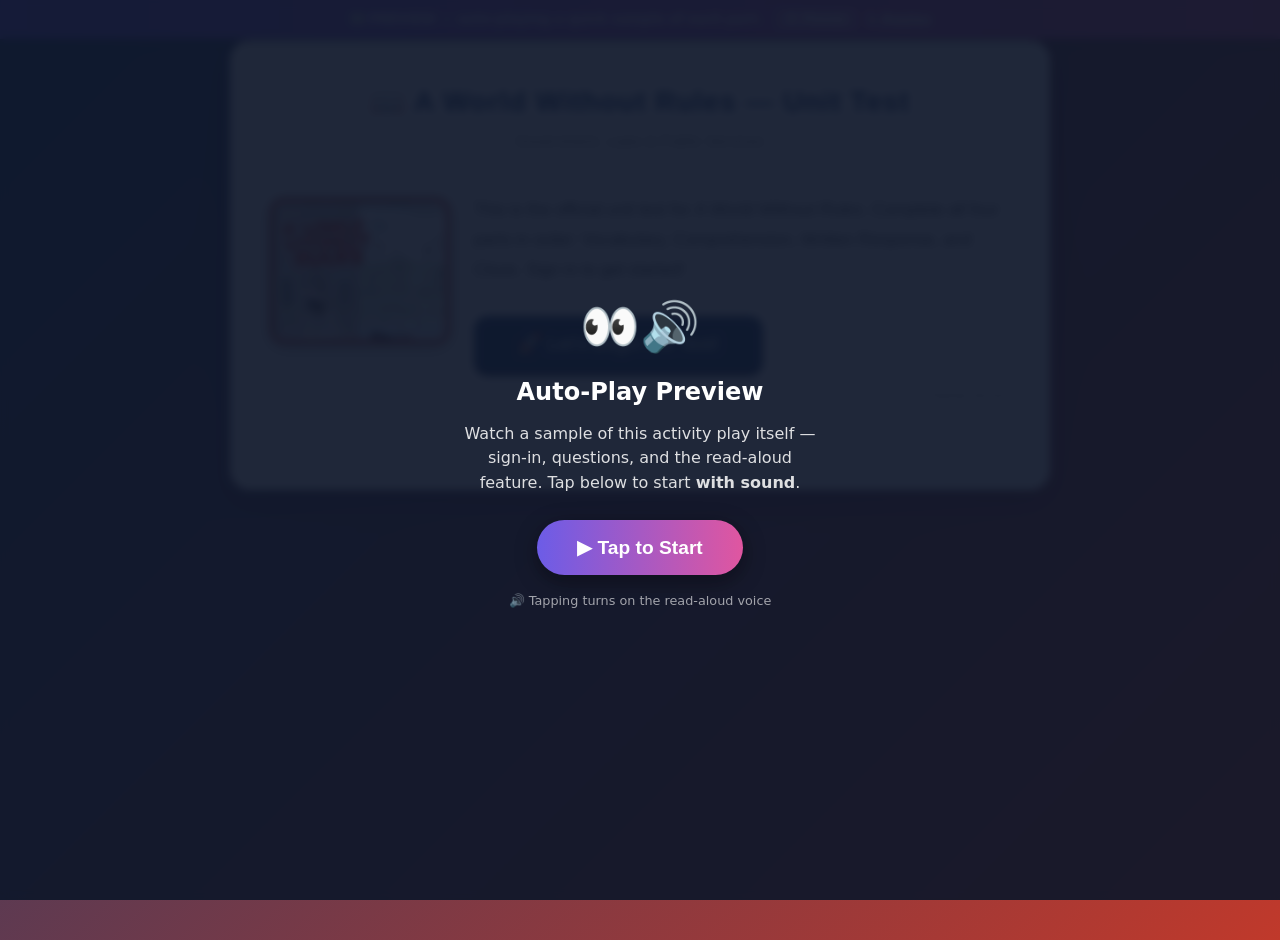
<file: previews/world-without-rules-test/index.html>
<!DOCTYPE html>
<html lang="en">
<head>
  <meta charset="UTF-8" />
  <meta name="viewport" content="width=device-width, initial-scale=1.0"/>
  <title>A World Without Rules — Unit Test</title>
  <link rel="stylesheet" href="style.css" />
</head>
<body>
<canvas id="confetti-canvas"></canvas>

<div class="container">
  <h1>📖 A World Without Rules — Unit Test</h1>
  <p class="welcome-sub">Government, Laws &amp; Public Services</p>

  <!-- ══════════════════════════════════════════
       START SCREEN
  ══════════════════════════════════════════ -->
  <div id="start-screen">

    <!-- WELCOME PANEL -->
    <div id="welcome-panel">
      <div class="cover-flex">
        <div class="cover-img-wrap">
          <img src="assets/cover.png" alt="A World Without Rules book cover" />
        </div>
        <div class="welcome-hero-text">
          <p>This is the official unit test for <em>A World Without Rules</em>. Complete all four parts in order: Vocabulary, Comprehension, Written Response, and Cloze. Sign in to get started!</p>
          <button class="lgs-btn" onclick="app.showReadAloudIntro()">🚀 Let's Begin the Test!</button>
        </div>
      </div>
      <div style="text-align:right;margin-top:10px;">
        <span onclick="app.promptTeacherReview()" style="font-size:0.72rem;color:#bbb;cursor:pointer;user-select:none;">Teacher Access</span>
      </div>
    </div>

    <!-- STUDENT LOGIN PANEL -->
    <div id="student-login-panel" class="hidden">

      <!-- RESUME CARD -->
      <div id="resume-container" class="hidden">
        <div style="background:#fff8f0;border:3px solid #e67e22;border-radius:16px;padding:24px 20px;text-align:center;margin-bottom:16px;">
          <div style="font-size:2.5rem;margin-bottom:8px;">↩️</div>
          <p style="margin:0 0 6px;font-weight:800;color:#a04000;font-size:1.1rem;">Welcome back!</p>
          <p style="margin:0 0 16px;color:#555;font-size:0.9rem;">You have an unfinished test in progress:</p>
          <div id="resume-detail" style="font-size:1.4rem;font-weight:800;color:#e67e22;margin-bottom:20px;"></div>
          <button class="resume-btn" onclick="app.resumeSession()" style="width:100%;font-size:1rem;padding:14px;">↩️ Resume Where I Left Off</button>
          <div style="margin-top:14px;">
            <button onclick="app.discardProgress()"
              style="background:none;border:none;color:#c0392b;font-size:0.82rem;cursor:pointer;
                     font-family:inherit;text-decoration:underline;padding:4px;">
              🗑️ Discard &amp; start over (Teacher PIN required)
            </button>
          </div>
        </div>
      </div>

      <!-- STEP 1 — SIGN IN -->
      <div class="step-card" id="login-step-card">
        <span class="step-label">Step 1 — Sign In</span>
        <div class="login-box">
          <label for="name-select">👤 Select your name:</label>
          <select id="name-select" onchange="app.onNameSelect()">
            <option value="">-- Choose your name --</option>
          </select>
          <div id="pin-section" class="hidden">
            <label for="student-pin" id="pin-label">🔒 Enter your student number:</label>
            <input type="password" id="student-pin" placeholder="Student number…"
                   onkeydown="if(event.key==='Enter') app.attemptLogin()" autocomplete="new-password" />
            <div id="guest-name-section" class="hidden">
              <label for="guest-display-name">✏️ Enter your first name:</label>
              <input type="text" id="guest-display-name" placeholder="e.g. Henry" maxlength="20"
                     onkeydown="if(event.key==='Enter') app.attemptLogin()" />
            </div>
            <button class="sign-in-btn" onclick="app.attemptLogin()">✅ Sign In</button>
          </div>
          <div class="login-error" id="login-error"></div>
        </div>
      </div>

      <!-- STEP 2 — CHOOSE A SECTION -->
      <div id="section-select" class="hidden">
        <div class="step-card">
          <span class="step-label">Step 2 — Your Test</span>
          <div id="test-sequence" style="margin-bottom:16px;"></div>
          <button class="start-btn" id="btn-start-next" onclick="app.startNextSection()"
                  style="width:100%;justify-content:center;font-size:1.05rem;padding:16px 20px;">
            ▶ Start
          </button>
        </div>
        <div style="text-align:center;margin-bottom:8px;">
          <button class="score-btn" onclick="app.showScores()">📊 View My Scores</button>
        </div>
      </div>

    </div>
  </div><!-- /#start-screen -->

  <!-- ══════════════════════════════════════════
       READ ALOUD INTRO
  ══════════════════════════════════════════ -->
  <div id="readaloud-screen" class="hidden">
    <div style="text-align:center;margin-bottom:20px;">
      <div style="font-size:3.5rem;margin-bottom:10px;">🔊</div>
      <h2 style="color:var(--primary);margin:0 0 8px;">Read Aloud is Available!</h2>
      <p style="color:#555;font-size:0.95rem;line-height:1.6;max-width:420px;margin:0 auto;">
        Every question and every answer choice has its own speaker button.<br>
        You can use it as much as you need!
      </p>
    </div>
    <div style="display:flex;flex-direction:column;gap:14px;max-width:420px;margin:0 auto 24px;">
      <div style="background:#eaf4ff;border:2px solid #b3d4f5;border-radius:14px;padding:16px 18px;display:flex;align-items:center;gap:16px;">
        <span style="font-size:2rem;">1️⃣</span>
        <div><strong>Tap 🔊 once</strong> — the question or choice is read aloud</div>
      </div>
      <div style="background:#fff3e0;border:2px solid #ffd08a;border-radius:14px;padding:16px 18px;display:flex;align-items:center;gap:16px;">
        <span style="font-size:2rem;">2️⃣</span>
        <div><strong>Tap ⏹ to stop</strong> — reading stops immediately</div>
      </div>
      <div style="background:#e8f5e9;border:2px solid #a5d6a7;border-radius:14px;padding:16px 18px;display:flex;align-items:center;gap:16px;">
        <span style="font-size:2rem;">3️⃣</span>
        <div><strong>Tap 🔊 again</strong> — it replays from the beginning</div>
      </div>
    </div>
    <div style="background:#f3e8ff;border:2px solid #9b59b6;border-radius:10px;padding:8px 16px;
                margin-bottom:14px;display:flex;align-items:center;gap:12px;
                font-size:0.93rem;font-weight:bold;color:#6c3483;">
      <span>📢 Please read this carefully — button unlocks in</span>
      <div style="flex:1;height:8px;background:#e8d5f5;border-radius:4px;overflow:hidden;">
        <div id="readaloud-fill" style="height:100%;background:#9b59b6;width:100%;border-radius:4px;transition:width 1s linear;"></div>
      </div>
      <span id="readaloud-count" style="min-width:28px;text-align:right;font-size:1rem;">6</span><span>s</span>
    </div>
    <button id="readaloud-btn" class="ready-btn" onclick="app.showDirections()" disabled style="opacity:0.45;cursor:not-allowed;">⏳ Please wait…</button>
  </div>

  <!-- ══════════════════════════════════════════
       DIRECTIONS
  ══════════════════════════════════════════ -->
  <div id="directions-screen" class="hidden">
    <h2 style="text-align:center;color:var(--primary);margin-top:0;margin-bottom:20px;">📋 How the Test Works</h2>

    <div class="dir-section login-dir">
      <div class="dir-row">
        <h3 style="margin:0;">👤 Step 1 — Sign In</h3>
        <button class="speak-btn" onclick="speakDir(this)">🔊</button>
      </div>
      <p class="dir-text">Choose your name from the list, then enter your student number and tap Sign In.</p>
    </div>

    <div class="dir-section form-dir">
      <div class="dir-row">
        <h3 style="margin:0;">📋 Step 2 — Complete All Four Parts</h3>
        <button class="speak-btn" onclick="speakDir(this)">🔊</button>
      </div>
      <p class="dir-text">The test has four parts that must be completed in order: Vocabulary, Comprehension, Written Response, and Cloze. Each part unlocks only after you finish and submit the one before it. You have one attempt per part. After you finish the last part, you will see a summary of all your scores.</p>
    </div>

    <div class="dir-section" style="background:#fff3cd;border:2px solid #ffc107;border-radius:14px;padding:16px 18px;margin-bottom:14px;">
      <div class="dir-row">
        <h3 style="margin:0;color:#856404;">⚠️ No Answer Feedback</h3>
        <button class="speak-btn" onclick="speakDir(this)" style="border-color:#ffc107;color:#856404;">🔊</button>
      </div>
      <p class="dir-text" style="color:#856404;">You will <strong>not</strong> see whether your answers are right or wrong during the test. Read each question carefully, choose your best answer, and confirm it. Your score is revealed at the end of each part.</p>
    </div>

    <div class="dir-section read-dir">
      <div class="dir-row">
        <h3 style="margin:0;">📖 Reading Timer</h3>
        <button class="speak-btn" onclick="speakDir(this)">🔊</button>
      </div>
      <p class="dir-text">When each question appears, the answer choices are locked for 12 seconds. Use that time to read the question and all the choices carefully before making your selection.</p>
      <span class="timer-chip chip-amber">⏱️ 12 second read lock</span>
    </div>

    <div class="dir-section timer-dir">
      <div class="dir-row">
        <h3 style="margin:0;">⏱ Overall Timer</h3>
        <button class="speak-btn" onclick="speakDir(this)" style="border-color:#2ecc71;color:#2ecc71;">🔊</button>
      </div>
      <p class="dir-text">A timer runs during each part. It is not a countdown — there is no time limit. It only tracks how long you take so your teacher can see your progress.</p>
      <span class="timer-chip chip-green">📊 No pressure — no time limit!</span>
    </div>

    <div style="background:#f3e8ff;border:2px solid #9b59b6;border-radius:10px;padding:8px 16px;
                margin-bottom:14px;display:flex;align-items:center;gap:12px;
                font-size:0.93rem;font-weight:bold;color:#6c3483;">
      <span>📜 Read all directions — button unlocks in</span>
      <div style="flex:1;height:8px;background:#e8d5f5;border-radius:4px;overflow:hidden;">
        <div id="instruct-fill" style="height:100%;background:#9b59b6;width:100%;border-radius:4px;transition:width 1s linear;"></div>
      </div>
      <span id="instruct-count" style="min-width:28px;text-align:right;font-size:1rem;">20</span><span>s</span>
    </div>
    <button id="ready-btn" class="ready-btn" onclick="app.showLogin()">⏳ Read the directions above first…</button>
  </div>

  <!-- ══════════════════════════════════════════
       QUIZ SCREEN
  ══════════════════════════════════════════ -->
  <div id="quiz-screen" class="hidden">
    <div id="tab-warning-banner" class="hidden" style="background:#fde8f0;border:2px solid #f48fb1;border-radius:10px;padding:8px 16px;margin-bottom:10px;display:flex;align-items:center;justify-content:space-between;font-size:0.88rem;font-weight:bold;color:#ad1457;">
      <span>⚠️ Please stay on this page during the test.</span>
      <button onclick="document.getElementById('tab-warning-banner').classList.add('hidden')" style="background:none;border:none;cursor:pointer;color:#ad1457;font-size:1rem;padding:2px 6px;font-family:inherit;">✕</button>
    </div>
    <div id="review-mode-banner" class="hidden" style="background:#fff3cd;border:2px solid #ffc107;border-radius:10px;padding:7px 14px;margin-bottom:12px;display:flex;align-items:center;justify-content:space-between;font-size:0.82rem;font-weight:bold;color:#856404;">
      <span>🔍 Teacher Review Mode</span>
      <button onclick="app.exitReviewMode()" style="background:none;border:1px solid #ffc107;border-radius:6px;padding:3px 10px;cursor:pointer;font-family:inherit;font-weight:bold;color:#856404;font-size:0.78rem;">✕ Exit</button>
    </div>
    <div class="q-badge">
      <span class="q-badge-pill" id="progress-text">Question 1 of 24</span>
      <span class="score-badge" id="name-badge"></span>
    </div>

    <div class="progress-bar"><div class="progress-fill" id="progress-fill"></div></div>

    <div class="timer-row">
      <div class="timer-display" id="timer-display">00:00</div>
    </div>

    <!-- Reading lock bar (12s) -->
    <div class="reading-timer-bar hidden" id="reading-timer-bar">
      <span>📖 Read carefully — answers unlock in</span>
      <div class="reading-timer-fill-wrap"><div class="reading-timer-fill" id="reading-fill"></div></div>
      <span class="reading-timer-count" id="reading-count">12</span><span>s</span>
    </div>

    <div class="question-header">
      <button class="speak-btn" id="speak-q-btn" onclick="app.speakQuestion()" title="Read question aloud">🔊</button>
      <h2 id="question-text"></h2>
    </div>

    <div class="options-grid hidden" id="answers" role="radiogroup" aria-label="Answer choices"></div>

    <div class="controls">
      <button id="confirm-btn" class="action-btn hidden" onclick="app.confirmAnswer()">✅ That's My Answer!</button>
      <button id="next-btn"    class="action-btn hidden" onclick="app.nextQuestion()">Next ➡️</button>
    </div>
  </div>

  <!-- ══════════════════════════════════════════
       CONFIRM SUBMIT SCREEN
  ══════════════════════════════════════════ -->
  <div id="confirm-submit-screen" class="hidden">
    <div style="text-align:center;padding:30px 10px 10px;">
      <div style="font-size:4rem;margin-bottom:16px;">📝</div>
      <h2 style="color:var(--primary);margin:0 0 12px;">Ready to Submit?</h2>
      <p id="confirm-submit-msg" style="color:#555;font-size:1.05rem;line-height:1.7;max-width:400px;margin:0 auto 24px;"></p>
      <div style="background:#fff3cd;border:2px solid #ffc107;border-radius:12px;padding:14px 18px;margin-bottom:24px;font-size:0.9rem;color:#856404;text-align:left;max-width:400px;margin-left:auto;margin-right:auto;">
        ⚠️ Once submitted you cannot change your answers or retake this section without teacher permission.
      </div>
      <button class="lgs-btn" onclick="app._finishSession()" style="width:100%;max-width:380px;display:block;margin:0 auto 16px;font-size:1.15rem;padding:18px;">✅ Submit My Test</button>
      <button onclick="app.goBackFromConfirm()" style="background:none;border:none;color:#888;font-size:0.9rem;cursor:pointer;font-family:inherit;text-decoration:underline;">← Go Back to Last Question</button>
    </div>
  </div>

  <!-- ══════════════════════════════════════════
       END SCREEN
  ══════════════════════════════════════════ -->
  <div id="end-screen" class="hidden">
    <h2 style="text-align:center;">🎉 Section Complete!</h2>
    <p id="final-score-sub" style="text-align:center;color:#666;margin-bottom:0;"></p>
    <span id="final-percent"></span>
    <p id="final-msg" style="font-size:1.3rem;text-align:center;"></p>
    <!-- Primary: continue to next section (hidden on last section) -->
    <div id="continue-btn-wrap" class="hidden" style="margin-top:16px;">
      <button class="lgs-btn" id="continue-btn" onclick="app.continueToNextSection()" style="width:100%;font-size:1.1rem;padding:18px;">Continue →</button>
    </div>
    <div class="end-btns">
      <button class="start-btn" style="background:#27ae60;box-shadow:0 5px 0 #1e8449;" onclick="app.restart()">🏠 Home</button>
    </div>
    <div id="written-response-btn-wrap" class="hidden" style="margin-top:16px;">
      <div style="background:#f0f4ff;border:2px solid #a9c4f5;border-radius:14px;padding:18px 20px;">
        <p style="margin:0 0 8px;color:var(--primary);font-size:1rem;font-weight:bold;">✍️ Written Response Required</p>
        <p style="margin:0 0 14px;color:#555;font-size:0.88rem;line-height:1.6;">Your Comprehension test also includes a written response section. These questions are <strong>not scored</strong> — your teacher will read your answers and use them for feedback.</p>
        <button class="action-btn" style="background:#8e44ad;box-shadow:0 4px 0 #6c3483;width:100%;font-size:1rem;padding:14px;" onclick="app.showWrittenScreen()">✍️ Continue to Written Response →</button>
      </div>
    </div>
    <div id="written-submitted-notice" class="hidden" style="background:#d4edda;border:2px solid #28a745;border-radius:10px;padding:12px 16px;margin-top:14px;text-align:center;color:#155724;font-weight:bold;font-size:0.95rem;">
      ✅ Written responses submitted successfully!
    </div>
    <div id="review-next-btn" class="hidden" style="text-align:center;margin-top:12px;">
      <button class="start-btn" style="background:#8e44ad;box-shadow:0 5px 0 #6c3483;" onclick="app._showReviewPicker()">🔍 Review Another Section</button>
      <button onclick="app.exitReviewMode()" style="display:block;margin:10px auto 0;background:none;border:none;color:#999;font-size:0.8rem;cursor:pointer;font-family:inherit;text-decoration:underline;">Exit Review Mode</button>
    </div>
  </div>

  <!-- ══════════════════════════════════════════
       WRITTEN RESPONSE SCREEN
  ══════════════════════════════════════════ -->
  <div id="written-screen" class="hidden">
    <h2 style="text-align:center;color:var(--primary);margin-top:0;margin-bottom:10px;">✍️ Written Response</h2>
    <div style="text-align:center;margin-bottom:12px;">
      <span style="display:inline-block;background:#2c3e50;color:#fff;font-family:monospace;font-size:1.1rem;font-weight:bold;padding:6px 18px;border-radius:8px;letter-spacing:2px;">⏱ <span id="written-timer-display">00:00</span></span>
    </div>
    <div style="background:#f0f4ff;border:2px solid #a9c4f5;border-radius:12px;padding:13px 16px;margin-bottom:14px;font-size:0.88rem;color:#2c3e50;line-height:1.65;">
      📋 These questions are <strong>not scored</strong>. Your teacher will read your responses and use them to give you feedback. Answer in complete sentences. Use specific details from the story.
    </div>
    <div id="mc-score-reminder" style="background:#f9f9f9;border:2px solid #e0e0e0;border-radius:10px;padding:10px 16px;margin-bottom:18px;text-align:center;font-size:0.88rem;color:#555;"></div>
    <div id="written-prompts-container"></div>
    <button class="lgs-btn" id="submit-written-btn" onclick="app.submitWrittenResponses()" style="width:100%;margin-top:6px;font-size:1.05rem;padding:16px;">✅ Submit Written Responses</button>
    <div id="written-submit-error" style="color:#c0392b;font-weight:bold;min-height:22px;margin-top:8px;text-align:center;font-size:0.9rem;"></div>

    <!-- Success state shown after submission -->
    <div id="written-success-panel" class="hidden" style="text-align:center;padding:24px 0 10px;">
      <div style="font-size:3rem;margin-bottom:12px;">✅</div>
      <h3 style="color:var(--correct);margin:0 0 8px;">Responses Submitted!</h3>
      <p style="color:#555;font-size:0.93rem;margin:0 0 24px;line-height:1.6;">Your written responses have been saved. Your teacher will read them and give you feedback.</p>
      <button class="lgs-btn" onclick="app.continueToNextSection()" style="width:100%;max-width:380px;display:block;margin:0 auto;font-size:1.1rem;padding:16px;">Continue to Cloze ✏️ →</button>
    </div>
  </div>

  <!-- ══════════════════════════════════════════
       SCOREBOARD
  ══════════════════════════════════════════ -->
  <div id="scoreboard-screen" class="hidden">
    <h2 style="color:var(--primary);text-align:center;">📊 My Test Scores</h2>
    <div id="sb-lock-bar" class="hidden" style="background:#f3e8ff;border:2px solid #9b59b6;border-radius:10px;padding:8px 16px;margin-bottom:14px;display:flex;align-items:center;gap:12px;font-size:0.88rem;font-weight:bold;color:#6c3483;">
      <span>📖 Review your scores — buttons unlock in</span>
      <div style="flex:1;height:8px;background:#e8d5f5;border-radius:4px;overflow:hidden;">
        <div id="sb-lock-fill" style="height:100%;background:#9b59b6;width:100%;border-radius:4px;transition:width 1s linear;"></div>
      </div>
      <span id="sb-lock-count" style="min-width:28px;text-align:right;">30</span><span>s</span>
    </div>
    <p id="no-scores-msg" style="text-align:center;color:#999;display:none;">No scores yet — complete a section to see your score here!</p>
    <div id="score-list"></div>
    <div id="clear-confirm-panel" class="hidden"
         style="background:#fff3cd;border:2px solid #ffc107;border-radius:12px;padding:16px 20px;margin:14px 0;">
      <p style="margin:0 0 10px;font-weight:bold;color:#856404;">🔒 Enter Teacher PIN to clear all scores:</p>
      <input type="password" id="clear-pin-input" placeholder="PIN…" maxlength="10" autocomplete="off"
             onkeydown="if(event.key==='Enter') app.confirmClearScores()"
             style="padding:9px 12px;border-radius:8px;border:2px solid #ccc;font-size:1rem;font-family:inherit;margin-bottom:8px;width:100%;"/>
      <div id="clear-pin-error" style="color:#c0392b;font-weight:bold;min-height:18px;margin-bottom:8px;font-size:0.9rem;"></div>
      <div style="display:flex;gap:10px;">
        <button class="action-btn" style="background:#27ae60;box-shadow:0 4px 0 #1e8449;" onclick="app.confirmClearScores()">✅ Confirm</button>
        <button class="action-btn" style="background:#7f8c8d;box-shadow:0 4px 0 #566573;" onclick="app.cancelClearScores()">✕ Cancel</button>
      </div>
    </div>
    <div style="display:flex;gap:10px;justify-content:center;flex-wrap:wrap;margin-top:18px;">
      <button class="action-btn" style="background:#7f8c8d;box-shadow:0 4px 0 #566573;" onclick="app.restart()">🏠 Home</button>
    </div>
    <div id="teacher-score-btns" style="display:none;gap:10px;justify-content:center;flex-wrap:wrap;margin-top:10px;">
      <button class="action-btn" style="background:#c0392b;box-shadow:0 4px 0 #922b21;" onclick="app.clearScores()">🗑️ Clear History</button>
    </div>
  </div>

  <!-- GLOBAL PIN MODAL -->
  <div id="pin-modal" class="hidden">
    <div class="pin-modal-inner">
      <h3 id="pin-modal-title" style="color:var(--primary);margin:0 0 10px;text-align:center;"></h3>
      <p  id="pin-modal-msg"   style="text-align:center;color:#555;margin-bottom:14px;font-size:0.95rem;line-height:1.5;"></p>
      <input type="password" id="pin-modal-input" placeholder="Teacher PIN…" maxlength="10" autocomplete="off"
             onkeydown="if(event.key==='Enter') app.confirmPinModal()"
             style="width:100%;padding:11px 14px;border-radius:10px;border:2px solid #ccc;
                    font-size:1.05rem;font-family:inherit;margin-bottom:8px;" />
      <div id="pin-modal-error"
           style="color:#c0392b;font-weight:bold;min-height:20px;margin-bottom:10px;font-size:0.9rem;text-align:center;"></div>
      <div style="display:flex;gap:10px;justify-content:center;">
        <button class="action-btn" style="background:#27ae60;box-shadow:0 4px 0 #1e8449;" onclick="app.confirmPinModal()">✅ Confirm</button>
        <button class="action-btn" style="background:#7f8c8d;box-shadow:0 4px 0 #566573;" onclick="app.cancelPinModal()">✕ Cancel</button>
      </div>
    </div>
  </div>

</div><!-- /.container -->

<script src="data/vocab_bank.js?v=1"></script>
<script src="data/comp_bank.js?v=1"></script>
<script src="data/cloze_bank.js?v=1"></script>
<script src="script.js?v=1"></script>
<script src="autopilot.js?v=11"></script>
</body>
</html>
</file>
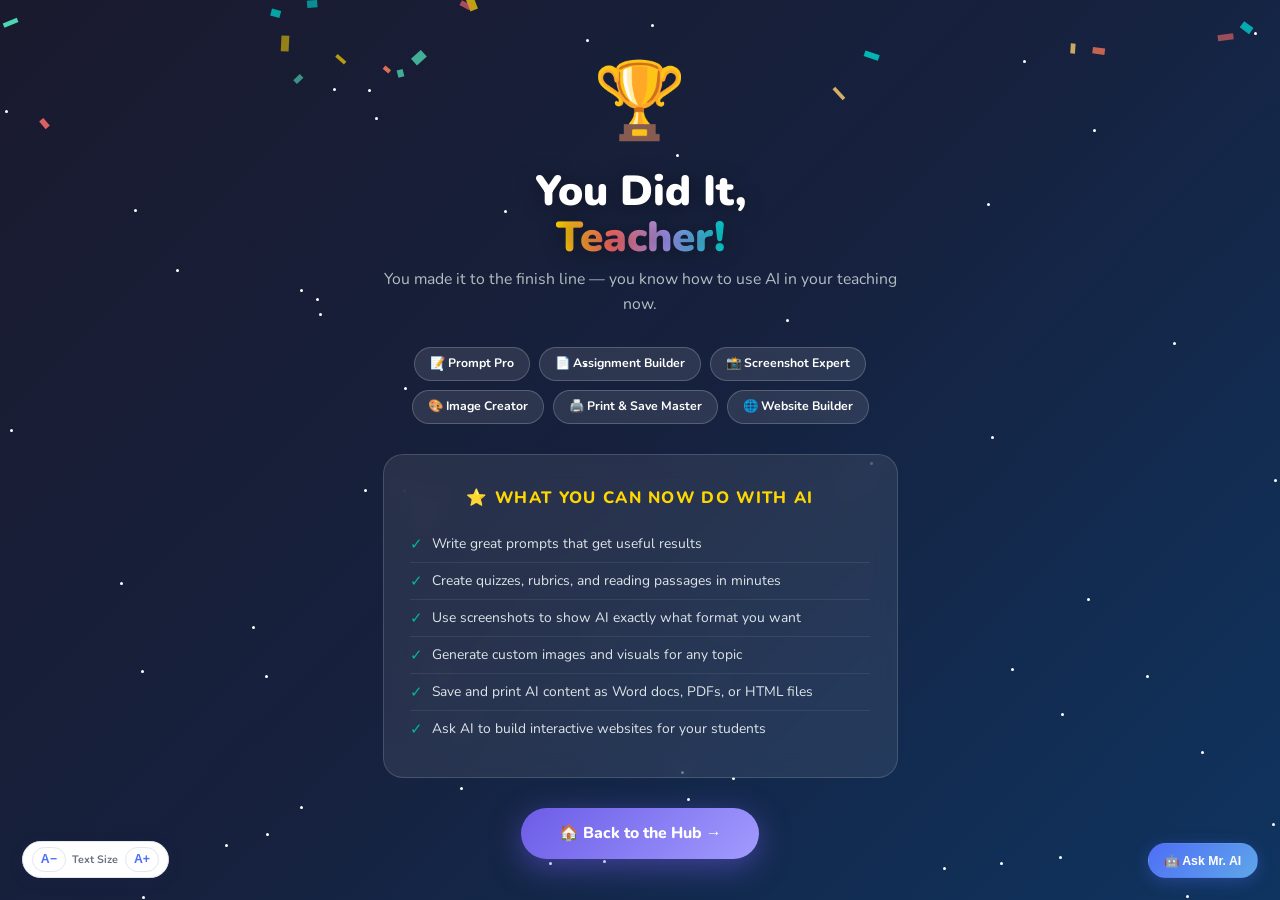
<file: course-complete.html>
<!DOCTYPE html>
<html lang="en">
<head>
  <meta charset="UTF-8" />
  <meta name="viewport" content="width=device-width, initial-scale=1.0" />
  <title>Course Complete! | AI for Educators</title>
  <!-- the tab icon (11/17): the menu's "AI" logo; made by tools/make-icon.py -->
  <link rel="icon" type="image/png" sizes="32x32" href="icons/favicon-32.png?v=1">
  <link rel="icon" type="image/svg+xml" href="icons/favicon.svg?v=1">
  <link rel="apple-touch-icon" href="icons/apple-touch-icon.png?v=1">
  <link rel="preconnect" href="https://fonts.googleapis.com">
  <link rel="preconnect" href="https://fonts.gstatic.com" crossorigin>
  <link rel="stylesheet" href="https://fonts.googleapis.com/css2?family=Inter:wght@400;500;600;700&family=Nunito:wght@400;600;700;800&display=swap">
  <link rel="stylesheet" href="style.css?v=20261117b" />
  <script src="font-scale.js?v=20261116a"></script>
  <style>
    * { box-sizing: border-box; margin: 0; padding: 0; }

    body {
      min-height: 100vh;
      background: linear-gradient(135deg, #1a1a2e 0%, #16213e 50%, #0f3460 100%);
      display: flex;
      flex-direction: column;
      align-items: center;
      justify-content: center;
      overflow-x: hidden;
      position: relative;
      font-family: 'Nunito', sans-serif;
    }

    canvas#confetti {
      position: fixed;
      top: 0; left: 0;
      width: 100%; height: 100%;
      pointer-events: none;
      z-index: 0;
    }

    .celebration {
      position: relative;
      z-index: 10;
      text-align: center;
      padding: 2.5rem 1.5rem;
      max-width: 560px;
      width: 100%;
    }

    .trophy {
      font-size: 5rem;
      display: block;
      margin-bottom: .5rem;
      animation: bounce 1s ease infinite alternate;
    }

    @keyframes bounce {
      from { transform: translateY(0); }
      to   { transform: translateY(-14px); }
    }

    .you-did-it {
      font-size: 2.8rem;
      font-weight: 900;
      color: #fff;
      line-height: 1.1;
      margin-bottom: .4rem;
      text-shadow: 0 2px 20px rgba(0,0,0,.4);
    }

    .you-did-it span {
      background: linear-gradient(90deg, #ffd700, #ff6b6b, #a29bfe, #00cec9);
      -webkit-background-clip: text;
      -webkit-text-fill-color: transparent;
      background-clip: text;
    }

    .subtitle {
      color: #b2bec3;
      font-size: 1.05rem;
      margin-bottom: 2rem;
    }

    .badge-row {
      display: flex;
      flex-wrap: wrap;
      justify-content: center;
      gap: .6rem;
      margin-bottom: 2rem;
    }

    .badge {
      background: rgba(255,255,255,.1);
      border: 1px solid rgba(255,255,255,.2);
      border-radius: 30px;
      padding: .4rem 1rem;
      font-size: .82rem;
      font-weight: 700;
      color: #fff;
      display: flex;
      align-items: center;
      gap: .4rem;
      animation: fadeInUp .5s ease both;
    }

    .badge:nth-child(1) { animation-delay: .2s; }
    .badge:nth-child(2) { animation-delay: .35s; }
    .badge:nth-child(3) { animation-delay: .5s; }
    .badge:nth-child(4) { animation-delay: .65s; }
    .badge:nth-child(5) { animation-delay: .8s; }
    .badge:nth-child(6) { animation-delay: .95s; }

    @keyframes fadeInUp {
      from { opacity: 0; transform: translateY(20px); }
      to   { opacity: 1; transform: translateY(0); }
    }

    .complete-card {
      background: rgba(255,255,255,.08);
      border: 1px solid rgba(255,255,255,.15);
      backdrop-filter: blur(12px);
      border-radius: 20px;
      padding: 2rem 1.75rem;
      margin-bottom: 2rem;
      animation: fadeInUp .6s ease .3s both;
    }

    .complete-card h2 {
      color: #ffd700;
      font-size: 1.1rem;
      font-weight: 800;
      margin-bottom: 1rem;
      text-transform: uppercase;
      letter-spacing: .08em;
    }

    .achievement-list {
      list-style: none;
      text-align: left;
    }

    .achievement-list li {
      color: #dfe6e9;
      font-size: .92rem;
      padding: .5rem 0;
      border-bottom: 1px solid rgba(255,255,255,.08);
      display: flex;
      align-items: flex-start;
      gap: .6rem;
      line-height: 1.4;
    }

    .achievement-list li:last-child { border-bottom: none; }
    .achievement-list li .check { color: #00b894; font-size: 1rem; flex-shrink: 0; }

    .btn-home {
      display: inline-block;
      background: linear-gradient(135deg, #6c5ce7, #a29bfe);
      color: #fff;
      font-weight: 800;
      font-size: 1.05rem;
      padding: .85rem 2.5rem;
      border-radius: 50px;
      text-decoration: none;
      box-shadow: 0 8px 30px rgba(108,92,231,.5);
      transition: transform .2s, box-shadow .2s;
      animation: fadeInUp .6s ease 1.1s both;
    }

    .btn-home:hover {
      transform: translateY(-3px);
      box-shadow: 0 12px 40px rgba(108,92,231,.6);
    }

    .stars {
      position: fixed;
      top: 0; left: 0;
      width: 100%; height: 100%;
      pointer-events: none;
      z-index: 1;
      overflow: hidden;
    }

    .star {
      position: absolute;
      width: 3px; height: 3px;
      background: #fff;
      border-radius: 50%;
      animation: twinkle var(--d) ease infinite;
    }

    @keyframes twinkle {
      0%, 100% { opacity: .2; transform: scale(1); }
      50%       { opacity: 1;  transform: scale(1.8); }
    }
  </style>
</head>
<body>

<canvas id="confetti"></canvas>

<!-- Twinkling stars background -->
<div class="stars" id="stars"></div>

<div class="celebration">
  <span class="trophy">🏆</span>
  <h1 class="you-did-it">You Did It,<br><span>Teacher!</span></h1>
  <p class="subtitle">You made it to the finish line — you know how to use AI in your teaching now.</p>

  <div class="badge-row">
    <div class="badge">📝 Prompt Pro</div>
    <div class="badge">📄 Assignment Builder</div>
    <div class="badge">📸 Screenshot Expert</div>
    <div class="badge">🎨 Image Creator</div>
    <div class="badge">🖨️ Print & Save Master</div>
    <div class="badge">🌐 Website Builder</div>
  </div>

  <div class="complete-card">
    <h2>⭐ What You Can Now Do With AI</h2>
    <ul class="achievement-list">
      <li><span class="check">✓</span><span>Write great prompts that get useful results</span></li>
      <li><span class="check">✓</span><span>Create quizzes, rubrics, and reading passages in minutes</span></li>
      <li><span class="check">✓</span><span>Use screenshots to show AI exactly what format you want</span></li>
      <li><span class="check">✓</span><span>Generate custom images and visuals for any topic</span></li>
      <li><span class="check">✓</span><span>Save and print AI content as Word docs, PDFs, or HTML files</span></li>
      <li><span class="check">✓</span><span>Ask AI to build interactive websites for your students</span></li>
    </ul>
  </div>

  <a href="index.html" class="btn-home">🏠 Back to the Hub →</a>
</div>

<script>
// ---- CONFETTI ----
const canvas = document.getElementById('confetti');
const ctx = canvas.getContext('2d');
canvas.width = window.innerWidth;
canvas.height = window.innerHeight;
window.addEventListener('resize', () => { canvas.width = window.innerWidth; canvas.height = window.innerHeight; });

const colors = ['#ffd700','#ff6b6b','#a29bfe','#00cec9','#fd79a8','#55efc4','#fdcb6e','#e17055','#74b9ff'];
const pieces = [];
const count = 160;

for (let i = 0; i < count; i++) {
  pieces.push({
    x: Math.random() * canvas.width,
    y: Math.random() * -canvas.height,
    w: Math.random() * 10 + 6,
    h: Math.random() * 6 + 3,
    color: colors[Math.floor(Math.random() * colors.length)],
    speed: Math.random() * 3 + 1.5,
    angle: Math.random() * Math.PI * 2,
    spin: (Math.random() - 0.5) * 0.15,
    drift: (Math.random() - 0.5) * 1.5,
    opacity: Math.random() * 0.5 + 0.5,
  });
}

function drawConfetti() {
  ctx.clearRect(0, 0, canvas.width, canvas.height);
  pieces.forEach(p => {
    ctx.save();
    ctx.globalAlpha = p.opacity;
    ctx.translate(p.x, p.y);
    ctx.rotate(p.angle);
    ctx.fillStyle = p.color;
    ctx.fillRect(-p.w / 2, -p.h / 2, p.w, p.h);
    ctx.restore();
    p.y += p.speed;
    p.x += p.drift;
    p.angle += p.spin;
    if (p.y > canvas.height + 20) {
      p.y = -20;
      p.x = Math.random() * canvas.width;
    }
  });
  requestAnimationFrame(drawConfetti);
}
drawConfetti();

// ---- STARS ----
const starsEl = document.getElementById('stars');
for (let i = 0; i < 60; i++) {
  const s = document.createElement('div');
  s.className = 'star';
  s.style.left = Math.random() * 100 + '%';
  s.style.top  = Math.random() * 100 + '%';
  s.style.setProperty('--d', (Math.random() * 3 + 1.5).toFixed(1) + 's');
  s.style.animationDelay = (Math.random() * 3).toFixed(1) + 's';
  starsEl.appendChild(s);
}
</script>
<script src="mr-ai.js?v=20261118e" defer></script>
<!-- Cloudflare Web Analytics --><script defer src='https://static.cloudflareinsights.com/beacon.min.js' data-cf-beacon='{"token": "71e3a25ba6124ad0adf9d5f30065ad7b"}'></script><!-- End Cloudflare Web Analytics -->
</body>
</html>
</file>
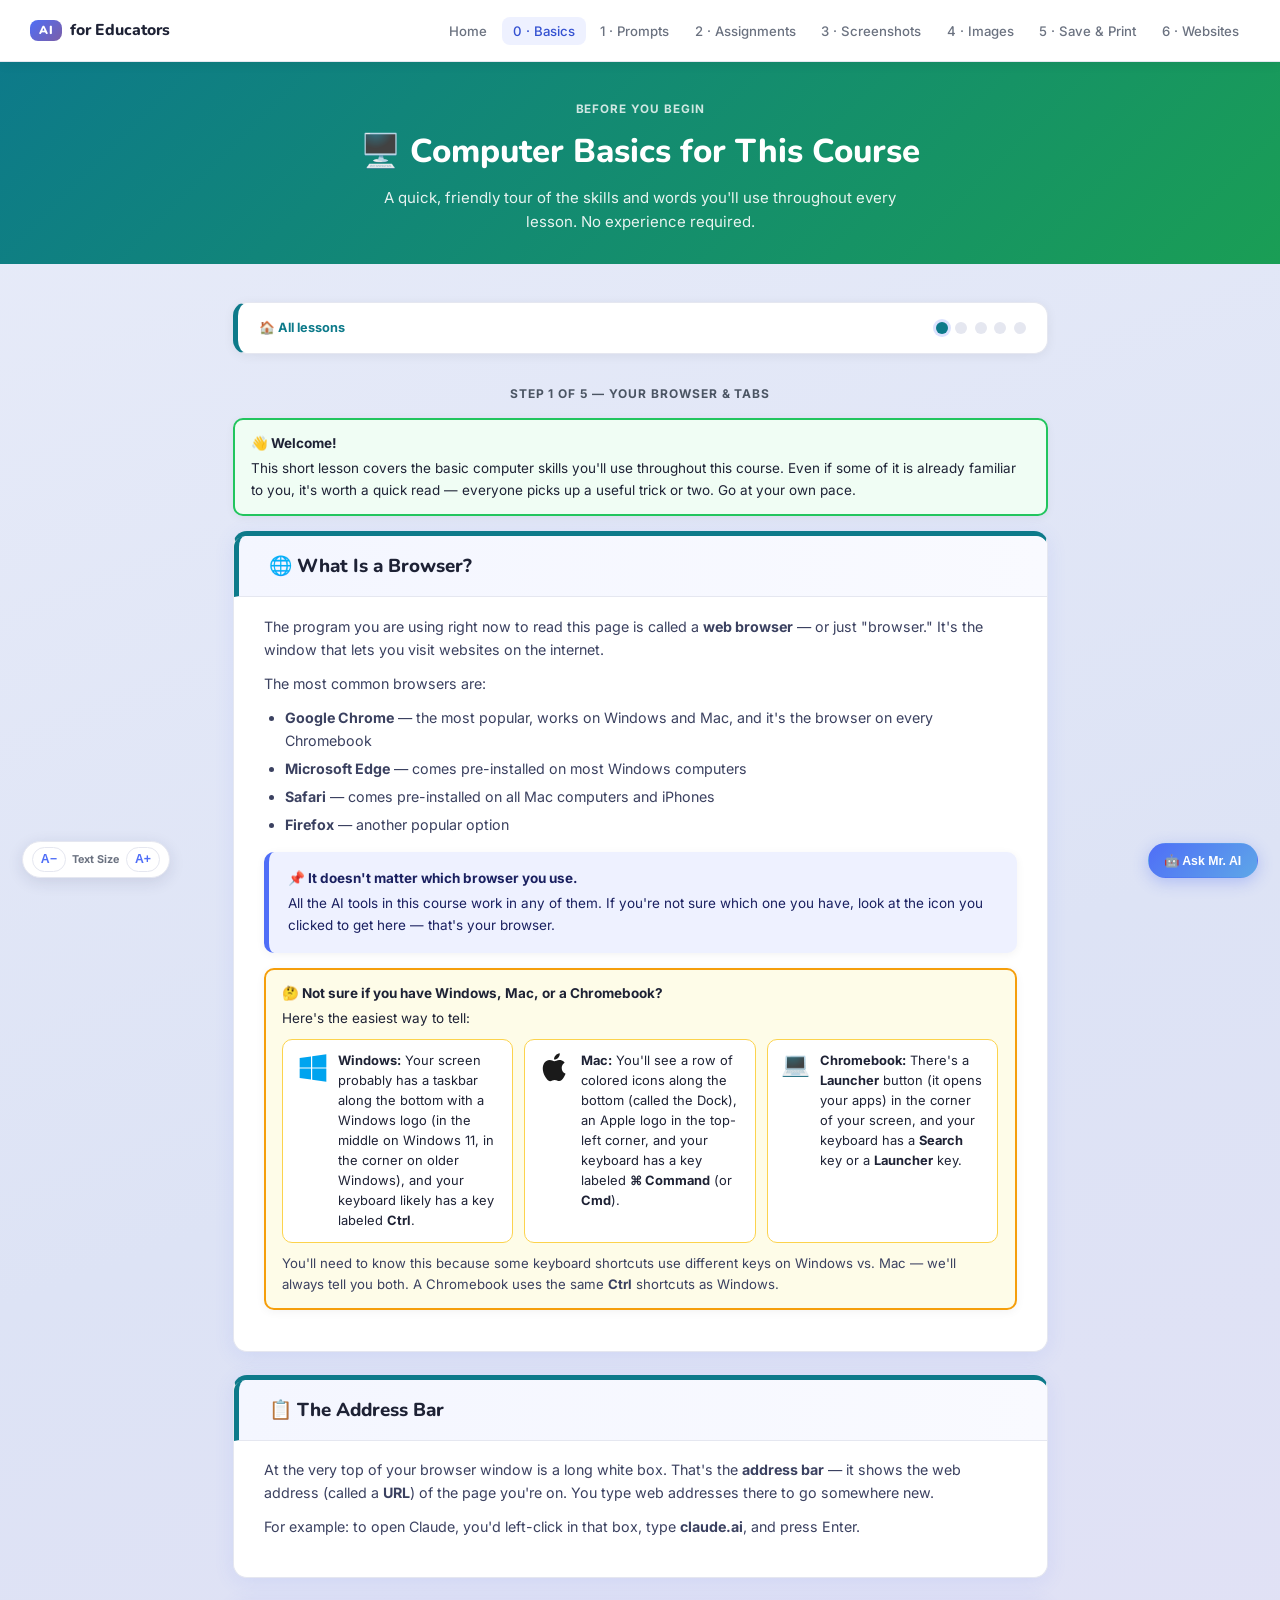
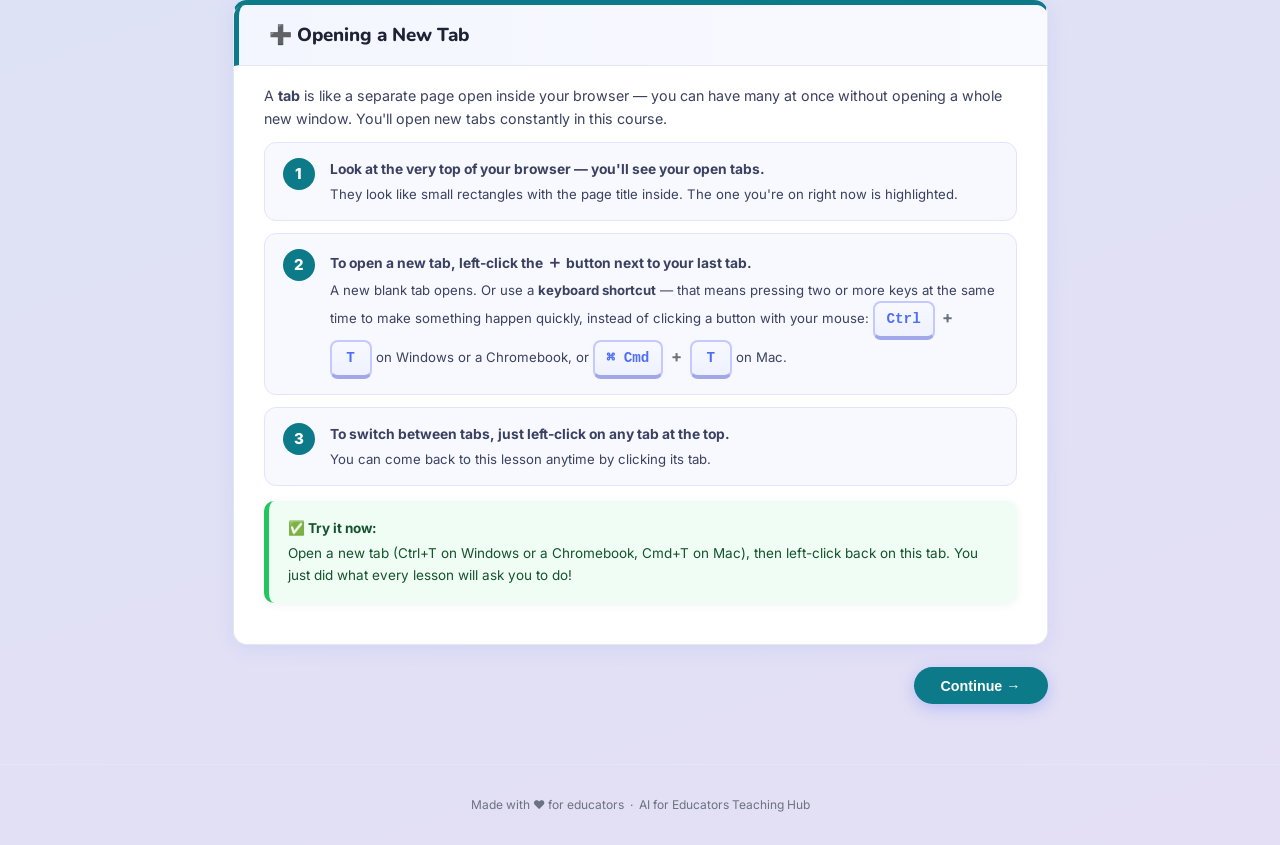
<file: lesson-0-basics.html>
<!DOCTYPE html>
<html lang="en">
<head>
  <meta charset="UTF-8" />
  <meta name="viewport" content="width=device-width, initial-scale=1.0" />
  <script>if("scrollRestoration" in history) history.scrollRestoration = "manual";</script>
  <title>Start Here — Computer Basics | AI for Educators</title>
  <!-- the tab icon (11/17): the menu's "AI" logo; made by tools/make-icon.py -->
  <link rel="icon" type="image/png" sizes="32x32" href="icons/favicon-32.png?v=1">
  <link rel="icon" type="image/svg+xml" href="icons/favicon.svg?v=1">
  <link rel="apple-touch-icon" href="icons/apple-touch-icon.png?v=1">
  <link rel="preconnect" href="https://fonts.googleapis.com">
  <link rel="preconnect" href="https://fonts.gstatic.com" crossorigin>
  <link rel="stylesheet" href="https://fonts.googleapis.com/css2?family=Inter:wght@400;500;600;700&family=Nunito:wght@400;600;700;800&display=swap">
  <link rel="stylesheet" href="style.css?v=20261117b" />
  <script src="font-scale.js?v=20261116a"></script>
  <style>
    :root { --grad-a: #0d7a8a; --grad-b: #1a9e55; --ink-a: #0d7a8a; }


    /* ---- KEY VISUALS ---- */
    .kbd-key {
      display: inline-block;
      background: linear-gradient(to bottom, #f8f9ff, #eef1ff);
      border: 2px solid #c5c9ff; border-bottom: 4px solid #a0a8e8;
      border-radius: 8px; padding: .35rem .8rem;
      font-size: .95rem; font-weight: 800; color: var(--brand);
      font-family: monospace; min-width: 42px; text-align: center;
    }
    .kbd-plus { font-size: 1.1rem; font-weight: 700; color: var(--muted); margin: 0 .25rem; }
    .kbd-row  { display: flex; align-items: center; gap: .35rem; flex-wrap: wrap; margin: .5rem 0; }

    /* ---- METHOD BOXES ---- */
    .method-box {
      background: var(--card);
      border: 2px solid var(--border);
      border-radius: 12px;
      padding: 1.1rem 1.3rem;
      margin: .75rem 0;
    }
    .method-box.method-a { border-color: #a0a8e8; background: #f8f9ff; }
    .method-box.method-b { border-color: #b8e8ca; background: #f4fff8; }
    .method-label {
      font-size: .72rem; font-weight: 800; letter-spacing: .08em;
      text-transform: uppercase; margin-bottom: .6rem;
    }
    .method-a .method-label { color: var(--brand); }
    .method-b .method-label { color: #1a7a47; }

    /* ---- PRACTICE BOX ---- */
    .practice-area {
      background: #fffbeb;
      border: 2px solid #fbbf24;
      border-radius: 12px;
      padding: 1.2rem 1.4rem;
      margin: 1rem 0;
    }
    .practice-area h3 { font-size: 1rem; color: #7a4f00; margin-bottom: .5rem; }
    .practice-text {
      background: #fff;
      border: 1px solid #fbbf24;
      border-radius: 8px;
      padding: .75rem 1rem;
      font-size: .92rem;
      color: #3b4160;
      line-height: 1.6;
      margin-bottom: .75rem;
      user-select: text;
    }
    .practice-input {
      width: 100%;
      min-height: 80px;
      border: 2px solid #fbbf24;
      border-radius: 8px;
      padding: .75rem 1rem;
      font-size: .92rem;
      font-family: inherit;
      color: #3b4160;
      resize: vertical;
      box-sizing: border-box;
    }
    .practice-input:focus { outline: none; border-color: var(--brand); }
    .practice-check {
      background: var(--brand); color: #fff; font-weight: 700;
      border: none; border-radius: 20px; padding: .55rem 1.4rem;
      cursor: pointer; margin-top: .6rem; font-size: .9rem;
    }
    .practice-result { margin-top: .6rem; font-weight: 700; font-size: .9rem; display: none; }
    .practice-result.success { color: #1a7a47; }
    .practice-result.fail    { color: #c0392b; }

    /* ---- VOCAB GRID ---- */
    .vocab-grid {
      display: grid;
      grid-template-columns: 1fr 1fr;
      gap: .75rem;
      margin: 1rem 0;
    }
    @media(max-width:540px) { .vocab-grid { grid-template-columns: 1fr; } }
    .vocab-card {
      background: var(--card);
      border: 1px solid var(--border);
      border-left: 4px solid var(--border);
      border-radius: 10px;
      padding: .9rem 1.1rem;
    }
    .vocab-card:nth-child(6n+1) { border-left-color:#4f6ef7; background:#f0f2ff; }
    .vocab-card:nth-child(6n+2) { border-left-color:#7b5ea7; background:#f5f0ff; }
    .vocab-card:nth-child(6n+3) { border-left-color:#0891b2; background:#ecfeff; }
    .vocab-card:nth-child(6n+4) { border-left-color:#16a34a; background:#f0fdf4; }
    .vocab-card:nth-child(6n+5) { border-left-color:#ea580c; background:#fff7ed; }
    .vocab-card:nth-child(6n+6) { border-left-color:#db2777; background:#fdf2f8; }
    .vocab-word {
      font-size: .95rem; font-weight: 800; color: var(--brand);
      margin-bottom: .25rem;
    }
    .vocab-def { font-size: .85rem; color: #3b4160; line-height: 1.5; margin: 0; }

    /* ---- STEP VISUAL ---- */
    .step-visual {
      display: flex; gap: 1rem; align-items: flex-start;
      margin: .75rem 0; padding: 1rem 1.2rem;
      background: #f8f9ff; border-radius: 12px; border: 1px solid #e0e4ff;
    }
    .sv-num {
      background: var(--ink-a); color: #fff; font-weight: 800;
      font-size: 1rem; min-width: 32px; height: 32px; border-radius: 50%;
      display: flex; align-items: center; justify-content: center; flex-shrink: 0;
    }
    .sv-body { flex: 1; font-size: .88rem; color: #3b4160; }
    .sv-body > strong:first-child { display: block; margin-bottom: .3rem; font-size: .92rem; }
  </style>
</head>
<body>

<nav>
  <a class="nav-logo" href="index.html"><span class="logo-mark">AI</span> for Educators</a>
  <button class="nav-toggle" aria-label="Toggle menu" onclick="this.parentElement.classList.toggle('nav-open')">☰</button>
  <ul class="nav-links">
    <li><a href="index.html">Home</a></li>
    <li><a href="lesson-0-basics.html" class="active"><span class="nl-word">Lesson </span>0<span class="nl-name"> · Basics</span></a></li>
    <li><a href="lesson-1-prompting.html"><span class="nl-word">Lesson </span>1<span class="nl-name"> · Prompts</span></a></li>
    <li><a href="lesson-2-assignments.html"><span class="nl-word">Lesson </span>2<span class="nl-name"> · Assignments</span></a></li>
    <li><a href="lesson-3-screenshots.html"><span class="nl-word">Lesson </span>3<span class="nl-name"> · Screenshots</span></a></li>
    <li><a href="lesson-4-images.html"><span class="nl-word">Lesson </span>4<span class="nl-name"> · Images</span></a></li>
    <li><a href="lesson-5-print-save.html"><span class="nl-word">Lesson </span>5<span class="nl-name"> · Save &amp; Print</span></a></li>
    <li><a href="lesson-6-websites.html"><span class="nl-word">Lesson </span>6<span class="nl-name"> · Websites</span></a></li>
  </ul>
</nav>

<section class="lesson-hero">
  <div class="lesson-num">Before You Begin</div>
  <h1>🖥️ Computer Basics for This Course</h1>
  <p>A quick, friendly tour of the skills and words you'll use throughout every lesson. No experience required.</p>
</section>

<div class="container" id="lesson-steps">

  <div class="lesson-nav">
    <a href="index.html#lessons">🏠 All lessons</a>
    <div class="progress-dots">
      <div class="dot active"></div>
      <div class="dot"></div>
      <div class="dot"></div>
      <div class="dot"></div>
      <div class="dot"></div>
    </div>
  </div>

  <!-- ===== STEP 1: Browser & Tabs ===== -->
  <div class="lesson-step active" id="step-1">
    <div class="step-label">Step 1 of 5 — Your Browser &amp; Tabs</div>

    <div class="callout" style="background:#f0fdf4;border:2px solid #22c55e;border-radius:10px;padding:.85rem 1.1rem;margin-bottom:1rem;">
      <strong>👋 Welcome!</strong> This short lesson covers the basic computer skills you'll use throughout this course. Even if some of it is already familiar to you, it's worth a quick read — everyone picks up a useful trick or two. Go at your own pace.
    </div>

    <div class="lesson-section">
      <h2>🌐 What Is a Browser?</h2>
      <p>The program you are using right now to read this page is called a <strong>web browser</strong> — or just "browser." It's the window that lets you visit websites on the internet.</p>
      <p>The most common browsers are:</p>
      <ul>
        <li><strong>Google Chrome</strong> — the most popular, works on Windows and Mac, and it's the browser on every Chromebook</li>
        <li><strong>Microsoft Edge</strong> — comes pre-installed on most Windows computers</li>
        <li><strong>Safari</strong> — comes pre-installed on all Mac computers and iPhones</li>
        <li><strong>Firefox</strong> — another popular option</li>
      </ul>
      <div class="callout info">
        <strong>📌 It doesn't matter which browser you use.</strong> All the AI tools in this course work in any of them. If you're not sure which one you have, look at the icon you clicked to get here — that's your browser.
      </div>

      <div class="callout" style="background:#fefce8;border:2px solid #f59e0b;border-radius:10px;padding:.85rem 1.1rem;margin-top:.75rem;">
        <strong>🤔 Not sure if you have Windows, Mac, or a Chromebook?</strong> Here's the easiest way to tell:
        <div style="display:grid;grid-template-columns:repeat(auto-fit,minmax(min(190px,100%),1fr));gap:.75rem;margin:.6rem 0 0;">
          <div style="background:#fff;border:1.5px solid #fcd34d;border-radius:10px;padding:.75rem .9rem;display:flex;gap:.65rem;align-items:flex-start;">
            <svg width="32" height="32" viewBox="0 0 24 24" style="flex-shrink:0;margin-top:.1rem;" aria-label="Windows logo"><path fill="#00a4ef" d="M2 4.5l8.5-1.2v8.4H2zM2 19.5l8.5 1.2v-8.3H2zM11.4 3.2L22 1.7v9.9H11.4zM11.4 12.4H22v9.9l-10.6-1.5z"/></svg>
            <div style="font-size:.86rem;line-height:1.55;"><b>Windows:</b> Your screen probably has a taskbar along the bottom with a Windows logo (in the middle on Windows 11, in the corner on older Windows), and your keyboard likely has a key labeled <b>Ctrl</b>.</div>
          </div>
          <div style="background:#fff;border:1.5px solid #fcd34d;border-radius:10px;padding:.75rem .9rem;display:flex;gap:.65rem;align-items:flex-start;">
            <svg width="32" height="32" viewBox="0 0 24 24" style="flex-shrink:0;margin-top:.1rem;" aria-label="Apple logo"><path fill="#1a1a1a" d="M17.05 12.07c-.02-2.65 2.16-3.93 2.26-3.99-1.23-1.81-3.16-2.06-3.84-2.08-1.62-.16-3.16.96-3.99.96-.83 0-2.09-.94-3.45-.91-1.77.03-3.41 1.03-4.32 2.62-1.85 3.21-.47 7.94 1.32 10.53.88 1.27 1.93 2.7 3.3 2.65 1.33-.05 1.83-.86 3.43-.86 1.6 0 2.06.86 3.45.83 1.43-.02 2.33-1.29 3.2-2.57 1.01-1.48 1.43-2.91 1.46-2.99-.03-.01-2.8-1.07-2.82-4.25zm-2.62-7.81C15.18 3.42 15.71 2.26 15.57 1c-1.06.04-2.35.71-3.13 1.54-.69.74-1.3 1.93-1.14 3.16 1.19.09 2.4-.6 3.13-1.44z"/></svg>
            <div style="font-size:.86rem;line-height:1.55;"><b>Mac:</b> You'll see a row of colored icons along the bottom (called the Dock), an Apple logo in the top-left corner, and your keyboard has a key labeled <b>⌘ Command</b> (or <b>Cmd</b>).</div>
          </div>
          <div style="background:#fff;border:1.5px solid #fcd34d;border-radius:10px;padding:.75rem .9rem;display:flex;gap:.65rem;align-items:flex-start;">
            <span style="font-size:1.55rem;line-height:1;flex-shrink:0;margin-top:.05rem;" aria-hidden="true">💻</span>
            <div style="font-size:.86rem;line-height:1.55;"><b>Chromebook:</b> There's a <b>Launcher</b> button (it opens your apps) in the corner of your screen, and your keyboard has a <b>Search</b> key or a <b>Launcher</b> key.</div>
          </div>
        </div>
        <p style="margin:.65rem 0 0;font-size:.88rem;">You'll need to know this because some keyboard shortcuts use different keys on Windows vs. Mac — we'll always tell you both. A Chromebook uses the same <b>Ctrl</b> shortcuts as Windows.</p>
      </div>
    </div>

    <div class="lesson-section">
      <h2>📋 The Address Bar</h2>
      <p>At the very top of your browser window is a long white box. That's the <strong>address bar</strong> — it shows the web address (called a <strong>URL</strong>) of the page you're on. You type web addresses there to go somewhere new.</p>
      <p>For example: to open Claude, you'd left-click in that box, type <strong>claude.ai</strong>, and press Enter.</p>
    </div>

    <div class="lesson-section">
      <h2>➕ Opening a New Tab</h2>
      <p>A <strong>tab</strong> is like a separate page open inside your browser — you can have many at once without opening a whole new window. You'll open new tabs constantly in this course.</p>

      <div class="step-visual">
        <div class="sv-num">1</div>
        <div class="sv-body">
          <strong>Look at the very top of your browser — you'll see your open tabs.</strong>
          They look like small rectangles with the page title inside. The one you're on right now is highlighted.
        </div>
      </div>
      <div class="step-visual">
        <div class="sv-num">2</div>
        <div class="sv-body">
          <strong>To open a new tab, left-click the <span style="font-size:1.1rem;">＋</span> button next to your last tab.</strong>
          A new blank tab opens. Or use a <strong>keyboard shortcut</strong> — that means pressing two or more keys at the same time to make something happen quickly, instead of clicking a button with your mouse: <span class="kbd-key">Ctrl</span> <span class="kbd-plus">+</span> <span class="kbd-key">T</span> on Windows or a Chromebook, or <span class="kbd-key">⌘ Cmd</span> <span class="kbd-plus">+</span> <span class="kbd-key">T</span> on Mac.
        </div>
      </div>
      <div class="step-visual">
        <div class="sv-num">3</div>
        <div class="sv-body">
          <strong>To switch between tabs, just left-click on any tab at the top.</strong>
          You can come back to this lesson anytime by clicking its tab.
        </div>
      </div>

      <div class="callout tip">
        <strong>✅ Try it now:</strong> Open a new tab (Ctrl+T on Windows or a Chromebook, Cmd+T on Mac), then left-click back on this tab. You just did what every lesson will ask you to do!
      </div>
    </div>

    <div class="step-nav step-nav-solo">
      <button class="btn-next" onclick="goToStep(2)">Continue →</button>
    </div>
  </div>

  <!-- ===== STEP 2: Mouse Basics ===== -->
  <div class="lesson-step" id="step-2">
    <div class="step-label">Step 2 of 5 — Clicking &amp; Scrolling</div>

    <div class="lesson-section">
      <h2>🖱️ Left Click vs. Right Click</h2>
      <p>Your mouse (or trackpad) has two sides. They do different things:</p>

      <div style="display:grid;grid-template-columns:1fr 1fr;gap:1rem;margin:1rem 0;">
        <div style="background:#f8f9ff;border:2px solid #a0a8e8;border-radius:12px;padding:1rem 1.2rem;">
          <p style="font-weight:800;color:var(--brand);margin-bottom:.4rem;">Left Click 👆</p>
          <p style="font-size:.86rem;color:#3b4160;margin:0;">The button you use for almost everything — opening links, selecting text, pressing buttons. When this course says "left-click," this is the button we mean.</p>
        </div>
        <div style="background:#f4fff8;border:2px solid #b8e8ca;border-radius:12px;padding:1rem 1.2rem;">
          <p style="font-weight:800;color:#1a7a47;margin-bottom:.4rem;">Right Click 🖱️</p>
          <p style="font-size:.86rem;color:#3b4160;margin:0;">Opens a small menu with extra options — like Copy, Paste, Save image as, and more. You'll use this a lot in this course.</p>
        </div>
      </div>

      <div class="callout info">
        <strong>📌 On a Mac trackpad:</strong> Right-click = tap with two fingers at the same time, or hold the Control key and click. On a Mac mouse with only one button: hold the Control key and left-click.
        <strong style="display:block;margin-top:.6rem;">📌 On a Chromebook touchpad:</strong> Right-click = press or tap the touchpad with two fingers, or hold the Alt key and click.
      </div>
    </div>

    <div class="lesson-section">
      <h2>📜 Scrolling</h2>
      <p><strong>Scrolling</strong> means moving up and down a page to see more content. There's more on this page than fits on your screen at once — scrolling lets you see it all.</p>
      <ul>
        <li><strong>Mouse wheel:</strong> Roll the little wheel between your mouse buttons up or down.</li>
        <li><strong>Trackpad:</strong> Slide two fingers up or down.</li>
        <li><strong>Keyboard:</strong> Press the <strong>down arrow</strong> key, or the <strong>Page Down</strong> key to jump further.</li>
        <li><strong>Scrollbar:</strong> Look for a thin bar on the very right edge of your browser window — left-click and drag it down.</li>
      </ul>
    </div>

    <div class="lesson-section">
      <h2>🖥️ Clicking Inside a Text Box</h2>
      <p>Throughout this course you'll need to left-click inside boxes where you type — like the typing box in Claude or ChatGPT where you send your messages. This is called <strong>placing your cursor</strong>.</p>
      <p>When you left-click inside a text box, you'll see a thin blinking line appear. That line is your cursor — it shows where your typing will appear. If you don't see the blinking line, left-click once more inside the box.</p>
      <div class="callout tip">
        <strong>✅ Try it:</strong> Left-click inside the box below. See the blinking line appear?
        <input type="text" aria-label="Practice box" placeholder="Click here — your cursor will appear inside this box" style="width:100%;margin-top:.5rem;padding:.55rem .75rem;border-radius:8px;border:2px solid var(--brand);font-family:inherit;font-size:16px;box-sizing:border-box;">
      </div>
    </div>

    <div class="step-nav">
      <button class="btn-back" onclick="goToStep(1)">← Back</button>
      <button class="btn-next" onclick="goToStep(3)">Continue →</button>
    </div>
  </div>

  <!-- ===== STEP 3: Copy & Paste Practice ===== -->
  <div class="lesson-step" id="step-3">
    <div class="step-label">Step 3 of 5 — Copy &amp; Paste</div>

    <div class="lesson-section">
      <h2>📋 What Is Copy &amp; Paste?</h2>
      <p>Copying and pasting is one of the most useful skills on a computer. It lets you take text (or an image) from one place and put an exact copy of it somewhere else — without retyping anything.</p>
      <p>Think of it like this: <strong>Copy</strong> is like using a photocopier. <strong>Paste</strong> is like putting that copy down somewhere new. The original stays exactly where it was.</p>
    </div>

    <div class="lesson-section">
      <h2>Highlight the Text</h2>
      <p>Before you can copy anything, you have to tell your computer <em>which</em> text you want. You do this by highlighting it — it turns blue when selected.</p>

      <div class="method-box method-b">
        <div class="method-label">Option A — Left-click and drag <span style="font-weight:500;font-size:.78rem;color:#2d5a1b;">(pick exactly what you want)</span></div>
        <p style="font-size:.88rem;color:#3b4160;margin:0 0 .6rem;">Use this when you only want <em>part</em> of the document — a paragraph, a section, or a few sentences:</p>
        <ol style="font-size:.88rem;color:#3b4160;margin:0;padding-left:1.3rem;line-height:2;">
          <li>Left-click your mouse right before the first word you want — put your cursor at the very start of that text.</li>
          <li>Hold the mouse button down and slowly drag to the right and down until you reach the last word you want.</li>
          <li>Let go of the mouse button. Everything you dragged over will turn blue — that means it's selected.</li>
          <li>If you went too far or not far enough, just left-click somewhere and try again.</li>
        </ol>
      </div>

      <div class="method-box method-a">
        <div class="method-label">Option B — Keyboard shortcut <span style="font-weight:500;font-size:.78rem;color:#3b3db5;">(selects everything)</span></div>
        <p style="font-size:.88rem;margin-bottom:.4rem;">Left-click anywhere inside the text, then press:</p>
        <div class="kbd-row">
          <span class="kbd-key">Ctrl</span><span class="kbd-plus">+</span><span class="kbd-key">A</span>
          <span style="color:var(--muted);font-size:.84rem;">on Windows or Chromebook</span>
          <span style="color:var(--muted);margin:0 .3rem;">·</span>
          <span class="kbd-key">⌘ Cmd</span><span class="kbd-plus">+</span><span class="kbd-key">A</span>
          <span style="color:var(--muted);font-size:.84rem;">on Mac</span>
        </div>
        <p style="font-size:.84rem;color:var(--muted);margin:.4rem 0 0;">This selects <strong>everything</strong> in the document all at once — the whole thing, top to bottom. Useful when you want it all, but keep in mind it may include headers, footers, or parts you didn't mean to copy.</p>
      </div>

      <p style="font-size:.88rem;color:var(--muted);margin-top:.5rem;"><strong>How you'll know it worked:</strong> The text turns blue (highlighted). If nothing turns blue, left-click once inside the text area and try again.</p>
    </div>

    <div class="lesson-section">
      <h2>Copy It</h2>
      <p>While the text is highlighted (blue), copy it:</p>

      <div class="method-box method-b">
        <div class="method-label">Option A — Right-click</div>
        <p style="font-size:.88rem;color:#3b4160;margin:0;">While the text is highlighted, press the <strong>right button</strong> on your mouse. A small menu appears on screen. Left-click the word <strong>"Copy"</strong> in that menu.</p>
      </div>

      <div class="method-box method-a">
        <div class="method-label">Option B — Keyboard shortcut</div>
        <div class="kbd-row">
          <span class="kbd-key">Ctrl</span><span class="kbd-plus">+</span><span class="kbd-key">C</span>
          <span style="color:var(--muted);font-size:.84rem;">on Windows or Chromebook</span>
          <span style="color:var(--muted);margin:0 .3rem;">·</span>
          <span class="kbd-key">⌘ Cmd</span><span class="kbd-plus">+</span><span class="kbd-key">C</span>
          <span style="color:var(--muted);font-size:.84rem;">on Mac</span>
        </div>
      </div>

      <p style="font-size:.88rem;color:var(--muted);"><strong>Nothing visible will happen — that is completely normal.</strong> Your text is now invisibly held by your computer. It's ready to place somewhere new.</p>
    </div>

    <div class="lesson-section">
      <h2>Paste It</h2>
      <p>Left-click inside the place where you want the text to appear (like a chat box). Then paste:</p>

      <div class="method-box method-b">
        <div class="method-label">Option A — Right-click</div>
        <p style="font-size:.88rem;color:#3b4160;margin:0;">Left-click inside the destination box so your cursor is there. Then right-click and choose <strong>"Paste"</strong> from the menu.</p>
      </div>

      <div class="method-box method-a">
        <div class="method-label">Option B — Keyboard shortcut</div>
        <div class="kbd-row">
          <span class="kbd-key">Ctrl</span><span class="kbd-plus">+</span><span class="kbd-key">V</span>
          <span style="color:var(--muted);font-size:.84rem;">on Windows or Chromebook</span>
          <span style="color:var(--muted);margin:0 .3rem;">·</span>
          <span class="kbd-key">⌘ Cmd</span><span class="kbd-plus">+</span><span class="kbd-key">V</span>
          <span style="color:var(--muted);font-size:.84rem;">on Mac</span>
        </div>
      </div>

      <p style="font-size:.88rem;color:var(--muted);"><strong>How you'll know it worked:</strong> The text appears wherever your cursor was. The same text is now in two places — the original stayed where it was, and a copy appeared in the new spot.</p>
    </div>

    <div class="lesson-section">
      <h2>🧪 Practice — Try It Right Now</h2>
      <div class="practice-area">
        <h3>Practice Exercise</h3>
        <p style="font-size:.88rem;color:#7a4f00;margin-bottom:.5rem;">1. Highlight the sentence below and copy it (use either method above).</p>
        <div class="practice-text" id="practice-source">AI is a powerful tool that can save teachers hours of work every week.</div>
        <p style="font-size:.88rem;color:#7a4f00;margin-bottom:.4rem;">2. Left-click inside the box below and paste it.</p>
        <textarea class="practice-input" id="practice-target" aria-label="Paste your copied sentence here" placeholder="Click here, then paste (Ctrl+V or right-click → Paste)"></textarea>
        <br>
        <button class="practice-check" onclick="checkPractice()">✅ Check My Answer</button>
        <p class="practice-result success" id="result-success">🎉 Perfect! You just copied and pasted. You're ready for the course.</p>
        <p class="practice-result fail" id="result-fail">Almost there — make sure you copied the sentence from the box above and pasted it here. Try again!</p>
      </div>
    </div>

    <div class="step-nav">
      <button class="btn-back" onclick="goToStep(2)">← Back</button>
      <button class="btn-next" onclick="goToStep(4)">Continue →</button>
    </div>
  </div>

  <!-- ===== STEP 4: Finding Downloads ===== -->
  <div class="lesson-step" id="step-4">
    <div class="step-label">Step 4 of 5 — Finding Your Downloads</div>

    <div class="lesson-section">
      <h2>📥 What Happens When You Download Something?</h2>
      <p>When you left-click a download button or link on a website, your computer saves that file for you automatically. Many teachers don't realize the file is just sitting quietly in a folder called <strong>Downloads</strong> — waiting to be found.</p>

      <div class="callout info">
        <strong>📌 Nothing got lost.</strong> If you've ever downloaded something and then couldn't find it — it's almost certainly in your Downloads folder. Here's how to find it — pick your computer below.
      </div>
      <div class="choice-picker" data-group="dl" data-detect="os" role="group" aria-label="Pick your computer">
      <span class="choice-label">Which computer do you have?</span>
      <button type="button" class="choice-btn" data-show="dl-windows" data-os="windows"><svg width="18" height="18" viewBox="0 0 24 24" style="flex-shrink:0;" aria-hidden="true"><path fill="#00a4ef" d="M2 4.5l8.5-1.2v8.4H2zM2 19.5l8.5 1.2v-8.3H2zM11.4 3.2L22 1.7v9.9H11.4zM11.4 12.4H22v9.9l-10.6-1.5z"/></svg> Windows</button>
      <button type="button" class="choice-btn" data-show="dl-mac" data-os="mac"><svg width="18" height="18" viewBox="0 0 24 24" style="flex-shrink:0;" aria-hidden="true"><path fill="#1a1a1a" d="M17.05 12.07c-.02-2.65 2.16-3.93 2.26-3.99-1.23-1.81-3.16-2.06-3.84-2.08-1.62-.16-3.16.96-3.99.96-.83 0-2.09-.94-3.45-.91-1.77.03-3.41 1.03-4.32 2.62-1.85 3.21-.47 7.94 1.32 10.53.88 1.27 1.93 2.7 3.3 2.65 1.33-.05 1.83-.86 3.43-.86 1.6 0 2.06.86 3.45.83 1.43-.02 2.33-1.29 3.2-2.57 1.01-1.48 1.43-2.91 1.46-2.99-.03-.01-2.8-1.07-2.82-4.25zm-2.62-7.81C15.18 3.42 15.71 2.26 15.57 1c-1.06.04-2.35.71-3.13 1.54-.69.74-1.3 1.93-1.14 3.16 1.19.09 2.4-.6 3.13-1.44z"/></svg> Mac</button>
      <button type="button" class="choice-btn" data-show="dl-chromebook" data-os="chromebook"><span aria-hidden="true">💻</span> Chromebook</button>
    </div>
    </div>

    <div class="lesson-section choice-panel" data-group="dl" id="dl-windows">
      <h2 style="display:flex;align-items:center;gap:.5rem;"><svg width="26" height="26" viewBox="0 0 24 24" style="flex-shrink:0;" aria-label="Windows logo"><path fill="#00a4ef" d="M2 4.5l8.5-1.2v8.4H2zM2 19.5l8.5 1.2v-8.3H2zM11.4 3.2L22 1.7v9.9H11.4zM11.4 12.4H22v9.9l-10.6-1.5z"/></svg>Finding Downloads on Windows</h2>

      <div class="step-visual">
        <div class="sv-num">1</div>
        <div class="sv-body">
          <strong>Look at the bottom of your screen — find the folder icon in your taskbar.</strong>
          It looks like a yellow folder. Left-click it. This opens <strong>File Explorer</strong> — your computer's file manager. A file manager is a program that shows all the files and folders on your computer, organized so you can find and open them.
        </div>
      </div>
      <div class="step-visual">
        <div class="sv-num">2</div>
        <div class="sv-body">
          <strong>Look at the left side of the window — left-click "Downloads."</strong>
          You'll see a list of folders on the left side of the window. "Downloads" is usually near the top — Windows pins it there for easy finding. (Older Windows shows it under a section called "Quick access.")
        </div>
      </div>
      <div class="step-visual">
        <div class="sv-num">3</div>
        <div class="sv-body">
          <strong>Your downloaded files are listed here, newest at the top.</strong>
          Double-click any file to open it. Word documents open in Microsoft Word, PDFs open automatically in your browser, and HTML files also open in your browser. Your computer figures out which program to use on its own.
        </div>
      </div>

      <div class="callout tip">
        <strong>✅ Shortcut:</strong> After downloading something, look at the top right of your browser, next to the address bar — a Downloads button shows the file you just downloaded. Left-click it to open the file without having to find the folder.
      </div>
    </div>

    <div class="lesson-section choice-panel" data-group="dl" id="dl-mac">
      <h2 style="display:flex;align-items:center;gap:.5rem;"><svg width="26" height="26" viewBox="0 0 24 24" style="flex-shrink:0;" aria-label="Apple logo"><path fill="#1a1a1a" d="M17.05 12.07c-.02-2.65 2.16-3.93 2.26-3.99-1.23-1.81-3.16-2.06-3.84-2.08-1.62-.16-3.16.96-3.99.96-.83 0-2.09-.94-3.45-.91-1.77.03-3.41 1.03-4.32 2.62-1.85 3.21-.47 7.94 1.32 10.53.88 1.27 1.93 2.7 3.3 2.65 1.33-.05 1.83-.86 3.43-.86 1.6 0 2.06.86 3.45.83 1.43-.02 2.33-1.29 3.2-2.57 1.01-1.48 1.43-2.91 1.46-2.99-.03-.01-2.8-1.07-2.82-4.25zm-2.62-7.81C15.18 3.42 15.71 2.26 15.57 1c-1.06.04-2.35.71-3.13 1.54-.69.74-1.3 1.93-1.14 3.16 1.19.09 2.4-.6 3.13-1.44z"/></svg>Finding Downloads on Mac</h2>

      <div class="step-visual">
        <div class="sv-num">1</div>
        <div class="sv-body">
          <strong>Look at the bottom of your screen — find the Finder icon in your Dock.</strong>
          It looks like a blue-and-white smiley face. Left-click it. Finder is Mac's file manager — the program that lets you see and open all the files on your computer.
        </div>
      </div>
      <div class="step-visual">
        <div class="sv-num">2</div>
        <div class="sv-body">
          <strong>Look at the left sidebar — left-click "Downloads."</strong>
          A list of your downloaded files appears. Newest files are at the top.
        </div>
      </div>
      <div class="step-visual">
        <div class="sv-num">3</div>
        <div class="sv-body">
          <strong>Double-click any file to open it.</strong>
          Your Mac picks the right program automatically. Word documents usually open in Microsoft Word, or in Pages if you don't have Word (Pages is Apple's free built-in writing program — it works the same way). PDFs open in Preview, which is Mac's built-in document viewer, or in your browser. HTML files open in Safari or Chrome.
        </div>
      </div>

      <div class="callout tip">
        <strong>✅ Shortcut:</strong> After downloading something in Safari or Chrome on a Mac, look for a small arrow icon (⬇) near the top-right of your browser. Left-click it to see your recent downloads and open them directly.
      </div>
    </div>

    <div class="lesson-section choice-panel" data-group="dl" id="dl-chromebook">
      <h2 style="display:flex;align-items:center;gap:.5rem;"><span style="font-size:1.45rem;line-height:1;flex-shrink:0;margin-top:.05rem;" aria-hidden="true">💻</span> Finding Downloads on a Chromebook</h2>

      <div class="step-visual">
        <div class="sv-num">1</div>
        <div class="sv-body">
          <strong>Left-click the Launcher in the corner of your screen, then open Files.</strong>
          Files is your Chromebook's file manager — the app that shows all the files on your Chromebook. Shortcut: press <b>Shift + Alt + M</b> to open Files.
        </div>
      </div>
      <div class="step-visual">
        <div class="sv-num">2</div>
        <div class="sv-body">
          <strong>On the left side, left-click "Downloads."</strong>
          Everything you download goes here unless you choose a different place. (On some Chromebooks, Downloads is inside a folder called My files.)
        </div>
      </div>
      <div class="step-visual">
        <div class="sv-num">3</div>
        <div class="sv-body">
          <strong>Double-click any file to open it.</strong>
        </div>
      </div>

      <div class="callout tip">
        <strong>💡 Good to know:</strong> Chromebooks sometimes clear out old downloads. To keep a file, move it into Google Drive.
      </div>
    </div>

    <div class="lesson-section">
      <h2>📂 What Do File Names Mean?</h2>
      <p>Files have a name and then a short ending (called an <strong>extension</strong>) that tells your computer what kind of file it is. Here are the ones you'll see in this course:</p>
      <div style="display:flex;flex-direction:column;gap:.75rem;margin-top:1rem;">

        <div style="display:flex;align-items:flex-start;gap:1rem;background:#eef1ff;border-radius:12px;padding:1rem 1.2rem;">
          <span style="background:#4f6ef7;color:#fff;font-weight:900;font-size:.8rem;border-radius:8px;padding:.3rem .65rem;flex-shrink:0;letter-spacing:.03em;margin-top:.1rem;">.docx</span>
          <div>
            <div style="font-weight:700;color:#1e2235;margin-bottom:.15rem;">Microsoft Word document</div>
            <div style="font-size:.85rem;color:#4b5680;">Opens in Word. Great for assignments, lesson plans, and anything you want to edit later.</div>
          </div>
        </div>

        <div style="display:flex;align-items:flex-start;gap:1rem;background:#fff3ee;border-radius:12px;padding:1rem 1.2rem;">
          <span style="background:#e05a00;color:#fff;font-weight:900;font-size:.8rem;border-radius:8px;padding:.3rem .65rem;flex-shrink:0;letter-spacing:.03em;margin-top:.1rem;">.pdf</span>
          <div>
            <div style="font-weight:700;color:#1e2235;margin-bottom:.15rem;">PDF document</div>
            <div style="font-size:.85rem;color:#4b5680;">Opens right in your browser. Looks exactly the same on every computer — can't be accidentally changed. Perfect for printing and sharing.</div>
          </div>
        </div>

        <div style="display:flex;align-items:flex-start;gap:1rem;background:#eefbf4;border-radius:12px;padding:1rem 1.2rem;">
          <span style="background:#1a7a47;color:#fff;font-weight:900;font-size:.8rem;border-radius:8px;padding:.3rem .65rem;flex-shrink:0;letter-spacing:.03em;margin-top:.1rem;">.html</span>
          <div>
            <div style="font-weight:700;color:#1e2235;margin-bottom:.15rem;">Web page file</div>
            <div style="font-size:.85rem;color:#4b5680;">Double-click it and it opens in your browser like a website. AI can build these for you!</div>
          </div>
        </div>

        <div style="display:flex;align-items:flex-start;gap:1rem;background:#f5eeff;border-radius:12px;padding:1rem 1.2rem;">
          <span style="background:#6d28d9;color:#fff;font-weight:900;font-size:.8rem;border-radius:8px;padding:.3rem .65rem;flex-shrink:0;letter-spacing:.03em;margin-top:.1rem;">.png .jpg</span>
          <div>
            <div style="font-weight:700;color:#1e2235;margin-bottom:.15rem;">Image files</div>
            <div style="font-size:.85rem;color:#4b5680;">Photos and illustrations. Open by double-clicking — your computer picks the right app automatically.</div>
          </div>
        </div>

      </div>
    </div>

    <div class="step-nav">
      <button class="btn-back" onclick="goToStep(3)">← Back</button>
      <button class="btn-next" onclick="goToStep(5)">Continue →</button>
    </div>
  </div>

  <!-- ===== STEP 5: Vocabulary ===== -->
  <div class="lesson-step" id="step-5">
    <div class="step-label">Step 5 of 5 — Key Vocabulary</div>

    <div class="lesson-section">
      <h2>📖 Words You'll See in This Course</h2>
      <p>These are the tech words that come up again and again. You don't need to memorize them — just know you can come back here anytime one appears and you're not sure what it means.</p>

      <div class="vocab-grid">

        <div class="vocab-card">
          <div class="vocab-word">Browser</div>
          <p class="vocab-def">The program you use to visit websites — Chrome, Safari, Edge, or Firefox. You're inside one right now.</p>
        </div>

        <div class="vocab-card">
          <div class="vocab-word">Tab</div>
          <p class="vocab-def">A separate page open inside your browser. You can have many tabs open at once — left-click them at the top of the browser to switch between them.</p>
        </div>

        <div class="vocab-card">
          <div class="vocab-word">URL / Web address / Link</div>
          <p class="vocab-def">The address of a website, like <em>claude.ai</em> or <em>chatgpt.com</em>. You type it in the address bar at the top of your browser, or left-click it when it's underlined.</p>
        </div>

        <div class="vocab-card">
          <div class="vocab-word">Prompt</div>
          <p class="vocab-def">What you type to an AI. It's just your question or instruction, written in plain English. "Write a quiz about volcanoes for 5th graders" is a prompt.</p>
        </div>

        <div class="vocab-card">
          <div class="vocab-word">Claude, ChatGPT, Gemini, Copilot</div>
          <p class="vocab-def">Names of AI tools — websites where you chat with an AI. This course uses Claude most.</p>
        </div>

        <div class="vocab-card">
          <div class="vocab-word">Teacher plan</div>
          <p class="vocab-def">A free upgrade that Claude and ChatGPT give U.S. K-12 teachers, with more use than the free plan. For Claude's, sign up with your school email.</p>
        </div>

        <div class="vocab-card">
          <div class="vocab-word">Chat box</div>
          <p class="vocab-def">The box at the bottom of Claude or ChatGPT where you type your message. Left-click inside it, type your prompt, and press Enter to send.</p>
        </div>

        <div class="vocab-card">
          <div class="vocab-word">Clipboard</div>
          <p class="vocab-def">An invisible holding area on your computer. When you copy something (Ctrl+C), it goes to the clipboard and waits there until you paste it somewhere.</p>
        </div>

        <div class="vocab-card">
          <div class="vocab-word">Highlight / Select</div>
          <p class="vocab-def">When text turns blue after you left-click and drag over it (or press Ctrl+A), that means it's highlighted — your computer knows that's the text you want to work with.</p>
        </div>

        <div class="vocab-card">
          <div class="vocab-word">Download</div>
          <p class="vocab-def">Saving a file from the internet onto your computer. When you left-click a "Download" button, the file saves automatically to your Downloads folder.</p>
        </div>

        <div class="vocab-card">
          <div class="vocab-word">Upload</div>
          <p class="vocab-def">Sending a file from your computer to a website. When you attach a file to a chat, you're uploading it.</p>
        </div>

        <div class="vocab-card">
          <div class="vocab-word">Attach / ＋ Button</div>
          <p class="vocab-def">The ＋ (plus) button in the chat box of Claude or ChatGPT (some tools show a 📎 paperclip instead) lets you attach a file from your computer — a Word doc, PDF, or image — so AI can read it.</p>
        </div>

        <div class="vocab-card">
          <div class="vocab-word">Account / Log in / Sign in</div>
          <p class="vocab-def">Most AI tools ask you to create a free account (your email + a password). "Log in" and "sign in" mean the same thing — entering your email and password to get into your account.</p>
        </div>

        <div class="vocab-card">
          <div class="vocab-word">File / Folder</div>
          <p class="vocab-def">A file is a single document (like a quiz or a photo). A folder is a container that holds files — like a digital filing cabinet drawer.</p>
        </div>

        <div class="vocab-card">
          <div class="vocab-word">Scroll</div>
          <p class="vocab-def">Moving up or down a page to see more content. Roll your mouse wheel, slide two fingers on a trackpad, or drag the thin bar on the right edge of the window.</p>
        </div>

        <div class="vocab-card">
          <div class="vocab-word">Screenshot / Snip</div>
          <p class="vocab-def">A photo of whatever is on your screen at that moment. You can take one with a keyboard shortcut and then share it with AI. Lesson 3 covers this in detail.</p>
        </div>

        <div class="vocab-card">
          <div class="vocab-word">HTML file</div>
          <p class="vocab-def">A web page file that lives on your computer. Double-click it and it opens in your browser like a website — great for quizzes and worksheets that look clean when printed.</p>
        </div>

        <div class="vocab-card">
          <div class="vocab-word">Extension (file)</div>
          <p class="vocab-def">The short ending of a file name — like .pdf, .docx, or .html — that tells your computer what kind of file it is and which program to use to open it.</p>
        </div>

      </div>
    </div>

    <div class="callout" style="background:#f0fdf4;border:2px solid #22c55e;border-radius:10px;padding:.85rem 1.1rem;margin-top:1rem;">
      <strong>✅ You're ready!</strong> You now have the foundation for everything in this course. Bookmark this page (save it in your browser so it's easy to find again — press Ctrl+D, or ⌘ Cmd+D on a Mac) — you can come back anytime a word or skill feels unfamiliar. Next, head back to the home page to meet the AI tools and make your free account — then Lesson 1.
    </div>

    <div class="step-nav">
      <button class="btn-back" onclick="goToStep(4)">← Back</button>
      <a href="index.html#tools" class="btn-next" style="text-decoration:none;">Next: Meet the AI tools (Home, Step 4) →</a>
    </div>
    <p style="text-align:right;font-size:.88rem;margin:.6rem 0 0;"><a href="lesson-1-prompting.html" style="color:var(--brand);font-weight:700;">Already have an account? Go to Lesson 1 →</a></p>
  </div>

</div>

<footer>
  Made with ❤️ for educators &nbsp;·&nbsp; AI for Educators Teaching Hub
</footer>

<script>
function goToStep(n) {
  document.querySelectorAll('.lesson-step').forEach(s => s.classList.remove('active'));
  document.getElementById('step-' + n).classList.add('active');
  const stepLabel = document.querySelector('#step-' + n + ' .step-label');
  if (stepLabel) { stepLabel.setAttribute('tabindex', '-1'); stepLabel.focus({ preventScroll: true }); } // screen readers hear the new step
  document.querySelectorAll('.step-pip').forEach((p, i) => {
    p.classList.remove('active', 'done');
    if (i + 1 < n) p.classList.add('done');
    else if (i + 1 === n) p.classList.add('active');
  });
  document.querySelectorAll('.progress-dots .dot').forEach((d, i) => {
    d.classList.remove('active', 'done');
    if (i + 1 < n) d.classList.add('done');
    else if (i + 1 === n) d.classList.add('active');
  });
  const nav = document.querySelector('nav');
  const navOffset = nav && window.getComputedStyle(nav).position === 'sticky' ? nav.offsetHeight + 16 : 16;
  const top = document.getElementById('lesson-steps').getBoundingClientRect().top + window.scrollY - navOffset;
  window.scrollTo({ top, behavior: 'smooth' });
}
document.addEventListener('DOMContentLoaded', () => {
  const stepCount = document.querySelectorAll('.lesson-step').length;
  document.querySelectorAll('.progress-dots .dot').forEach((d, i) => {
    if (i < stepCount) {
      d.title = 'Jump to Step ' + (i + 1);
      d.addEventListener('click', () => goToStep(i + 1));
      d.setAttribute('role', 'button');
      d.tabIndex = 0;
      d.setAttribute('aria-label', d.title);
      d.addEventListener('keydown', e => { if (e.key === 'Enter' || e.key === ' ') { e.preventDefault(); goToStep(i + 1); } });
    } else {
      d.style.opacity = '0.35';
    }
  });
  // Always start at Step 1 when a lesson page loads
  if (typeof goToStep === 'function') {
    document.querySelectorAll('.lesson-step').forEach(s => s.classList.remove('active'));
    const first = document.getElementById('step-1');
    if (first) first.classList.add('active');
    document.querySelectorAll('.progress-dots .dot').forEach((d, i) => {
      d.classList.remove('active', 'done');
      if (i === 0) d.classList.add('active');
    });
    window.scrollTo(0, 0);
  }
});


// Jump to a specific step via URL hash e.g. lesson-0-basics.html#step-3
document.addEventListener('DOMContentLoaded', function () {
  var m = window.location.hash.match(/^#step-(\d+)$/);
  if (m) setTimeout(function () { goToStep(parseInt(m[1], 10)); }, 120);
});

function checkPractice() {
  const source = document.getElementById('practice-source').textContent.trim();
  const target = document.getElementById('practice-target').value.trim();
  const success = document.getElementById('result-success');
  const fail    = document.getElementById('result-fail');
  success.style.display = 'none';
  fail.style.display    = 'none';
  if (target === source) {
    success.style.display = 'block';
  } else {
    fail.style.display = 'block';
  }
}
</script>
<script src="picker.js?v=20261117a" defer></script>
<script src="mr-ai.js?v=20261118e" defer></script>
<!-- Cloudflare Web Analytics --><script defer src='https://static.cloudflareinsights.com/beacon.min.js' data-cf-beacon='{"token": "71e3a25ba6124ad0adf9d5f30065ad7b"}'></script><!-- End Cloudflare Web Analytics -->
</body>
</html>
</file>
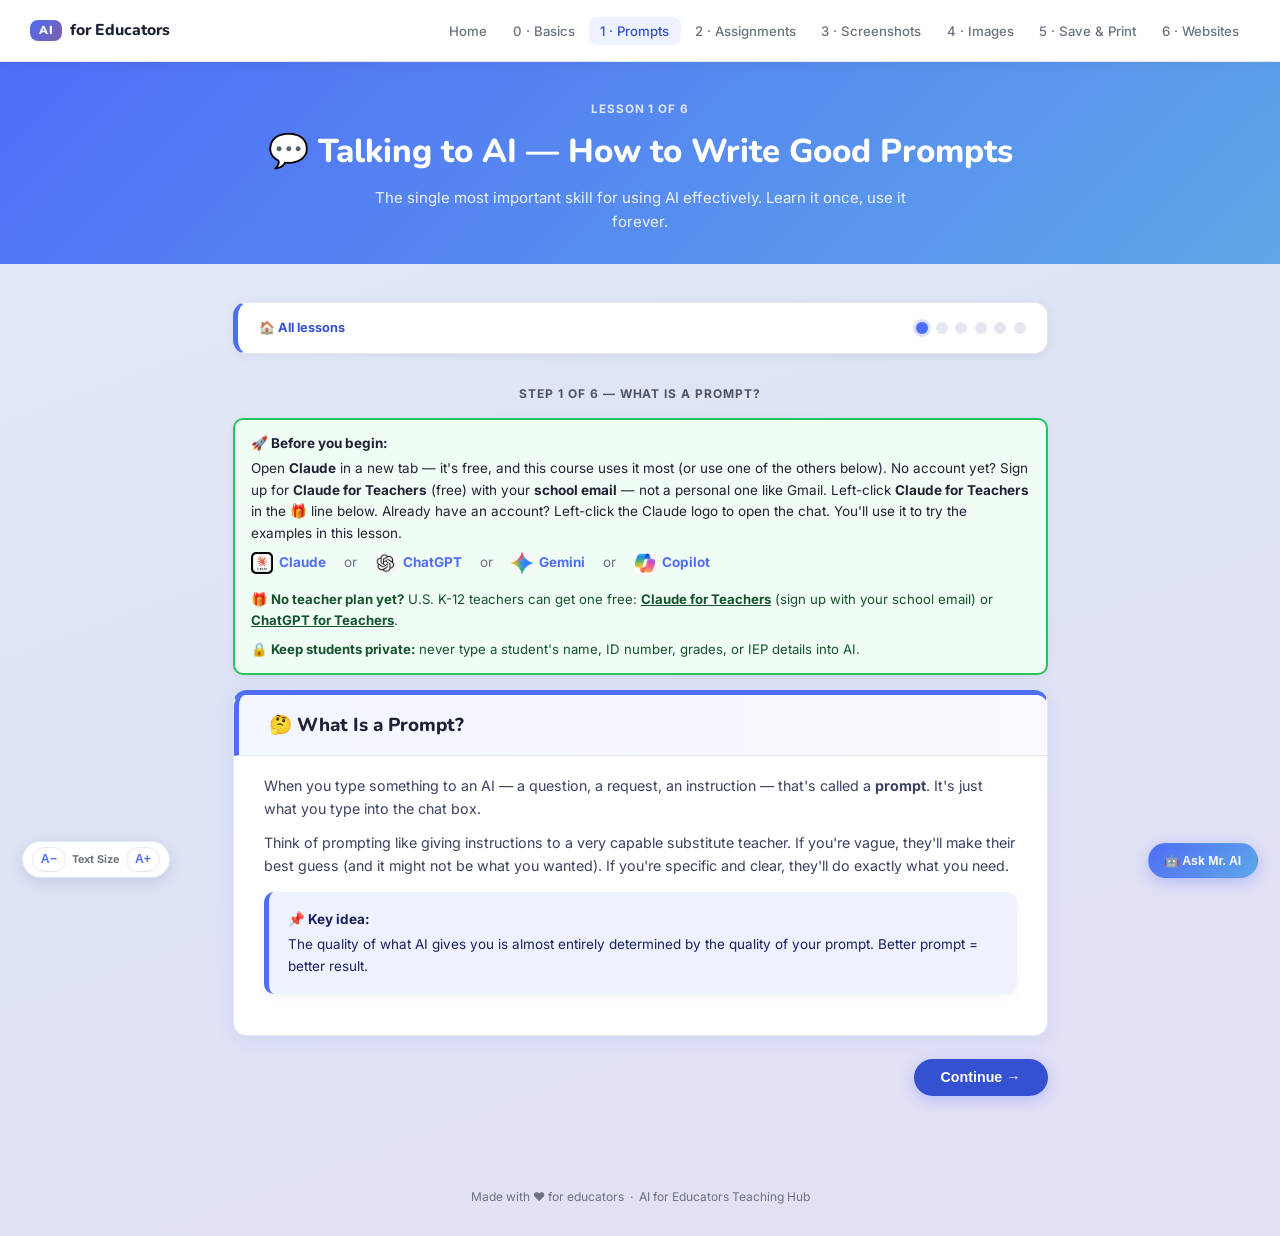
<file: lesson-1-prompting.html>
<!DOCTYPE html>
<html lang="en">
<head>
  <meta charset="UTF-8" />
  <meta name="viewport" content="width=device-width, initial-scale=1.0" />
  <script>if("scrollRestoration" in history) history.scrollRestoration = "manual";</script>
  <title>Lesson 1 — Talking to AI | AI for Educators</title>
  <!-- the tab icon (11/17): the menu's "AI" logo; made by tools/make-icon.py -->
  <link rel="icon" type="image/png" sizes="32x32" href="icons/favicon-32.png?v=1">
  <link rel="icon" type="image/svg+xml" href="icons/favicon.svg?v=1">
  <link rel="apple-touch-icon" href="icons/apple-touch-icon.png?v=1">
  <link rel="preconnect" href="https://fonts.googleapis.com">
  <link rel="preconnect" href="https://fonts.gstatic.com" crossorigin>
  <link rel="stylesheet" href="https://fonts.googleapis.com/css2?family=Inter:wght@400;500;600;700&family=Nunito:wght@400;600;700;800&display=swap">
  <link rel="stylesheet" href="style.css?v=20261117b" />
  <script src="font-scale.js?v=20261116a"></script>
  <style>
    :root { --grad-a: #4f6ef7; --grad-b: #5ea7e8; --ink-a: #3451d1; }


    /* ---- COMPARISON TABLE ---- */
    .compare-table { width:100%; border-collapse:collapse; font-size:.88rem; margin:1rem 0; }
    .compare-table th { background:#eef1ff; color:var(--brand); font-weight:700; padding:.6rem .9rem; text-align:left; }
    .compare-table td { padding:.6rem .9rem; border-bottom:1px solid var(--border); vertical-align:top; }
    .compare-table tr:last-child td { border-bottom:none; }
    .bad  { color:#c0392b; }
    .good { color:#1a7a47; }
  </style>
</head>
<body>

<nav>
  <a class="nav-logo" href="index.html"><span class="logo-mark">AI</span> for Educators</a>
  <button class="nav-toggle" aria-label="Toggle menu" onclick="this.parentElement.classList.toggle('nav-open')">☰</button>
  <ul class="nav-links">
    <li><a href="index.html">Home</a></li>
    <li><a href="lesson-0-basics.html"><span class="nl-word">Lesson </span>0<span class="nl-name"> · Basics</span></a></li>
    <li><a href="lesson-1-prompting.html" class="active"><span class="nl-word">Lesson </span>1<span class="nl-name"> · Prompts</span></a></li>
    <li><a href="lesson-2-assignments.html"><span class="nl-word">Lesson </span>2<span class="nl-name"> · Assignments</span></a></li>
    <li><a href="lesson-3-screenshots.html"><span class="nl-word">Lesson </span>3<span class="nl-name"> · Screenshots</span></a></li>
    <li><a href="lesson-4-images.html"><span class="nl-word">Lesson </span>4<span class="nl-name"> · Images</span></a></li>
    <li><a href="lesson-5-print-save.html"><span class="nl-word">Lesson </span>5<span class="nl-name"> · Save &amp; Print</span></a></li>
    <li><a href="lesson-6-websites.html"><span class="nl-word">Lesson </span>6<span class="nl-name"> · Websites</span></a></li>
  </ul>
</nav>

<section class="lesson-hero">
  <div class="lesson-num">Lesson 1 of 6</div>
  <h1>💬 Talking to AI — How to Write Good Prompts</h1>
  <p>The single most important skill for using AI effectively. Learn it once, use it forever.</p>
</section>

<div class="container" id="lesson-steps">

  <!-- Top lesson nav -->
  <div class="lesson-nav">
    <a href="index.html#lessons">🏠 All lessons</a>
    <div class="progress-dots">
      <div class="dot active"></div>
      <div class="dot"></div>
      <div class="dot"></div>
      <div class="dot"></div>
      <div class="dot"></div>
      <div class="dot"></div>
    </div>
  </div>

  <!-- ===== STEP 1 ===== -->
  <div class="lesson-step active" id="step-1">
    <div class="step-label">Step 1 of 6 — What Is a Prompt?</div>

    <div class="callout" style="background:#f0fdf4;border:2px solid #22c55e;border-radius:10px;padding:.85rem 1.1rem;margin-bottom:1rem;">
      <strong>🚀 Before you begin:</strong> Open <b>Claude</b> in a new tab — it's free, and this course uses it most (or use one of the others below). No account yet? Sign up for <b>Claude for Teachers</b> (free) with your <b>school email</b> — not a personal one like Gmail. Left-click <b>Claude for Teachers</b> in the 🎁 line below. Already have an account? Left-click the Claude logo to open the chat. You'll use it to try the examples in this lesson.<br><span style="display:inline-flex;gap:1.2rem;flex-wrap:wrap;margin-top:.5rem;align-items:center;">
        <a href="https://claude.ai" target="_blank" style="display:inline-flex;align-items:center;gap:.4rem;text-decoration:none;font-weight:700;color:var(--brand);"><img alt="" src="images/logo-claude.png" width="22" height="22" style="border-radius:5px;object-fit:contain;vertical-align:middle;"> Claude</a>
        <span style="color:var(--muted);font-size:.9rem;">or</span>
        <a href="https://chatgpt.com" target="_blank" style="display:inline-flex;align-items:center;gap:.4rem;text-decoration:none;font-weight:700;color:var(--brand);"><img alt="" src="images/logo-chatgpt.png" width="22" height="22" style="border-radius:5px;object-fit:contain;vertical-align:middle;"> ChatGPT</a>
        <span style="color:var(--muted);font-size:.9rem;">or</span>
        <a href="https://gemini.google.com" target="_blank" style="display:inline-flex;align-items:center;gap:.4rem;text-decoration:none;font-weight:700;color:var(--brand);"><img alt="" src="images/logo-gemini.png" width="22" height="22" style="border-radius:5px;object-fit:contain;vertical-align:middle;"> Gemini</a>
        <span style="color:var(--muted);font-size:.9rem;">or</span>
        <a href="https://copilot.microsoft.com" target="_blank" style="display:inline-flex;align-items:center;gap:.4rem;text-decoration:none;font-weight:700;color:var(--brand);"><img alt="" src="images/logo-copilot.png" width="22" height="22" style="border-radius:5px;object-fit:contain;vertical-align:middle;"> Copilot</a>
      </span>
      <div style="margin-top:.55rem;font-size:.88rem;color:#14532d;">🎁 <b>No teacher plan yet?</b> U.S. K-12 teachers can get one free: <a href="https://claude.ai/teachers" target="_blank" rel="noopener" style="color:inherit;font-weight:700;">Claude for Teachers</a> (sign up with your school email) or <a href="https://chatgpt.com/plans/k12-teachers" target="_blank" rel="noopener" style="color:inherit;font-weight:700;">ChatGPT for Teachers</a>.</div>
      <div style="margin-top:.55rem;font-size:.88rem;color:#14532d;">🔒 <b>Keep students private:</b> never type a student's name, ID number, grades, or IEP details into AI.</div>
    </div>

    <div class="lesson-section">
      <h2>🤔 What Is a Prompt?</h2>
      <p>When you type something to an AI — a question, a request, an instruction — that's called a <strong>prompt</strong>. It's just what you type into the chat box.</p>
      <p>Think of prompting like giving instructions to a very capable substitute teacher. If you're vague, they'll make their best guess (and it might not be what you wanted). If you're specific and clear, they'll do exactly what you need.</p>
      <div class="callout info">
        <strong>📌 Key idea:</strong> The quality of what AI gives you is almost entirely determined by the quality of your prompt. Better prompt = better result.
      </div>
    </div>

    <div class="step-nav step-nav-solo">
      <button class="btn-next" onclick="goToStep(2)">Continue →</button>
    </div>
  </div>

  <!-- ===== STEP 2 ===== -->
  <div class="lesson-step" id="step-2">
    <div class="step-label">Step 2 of 6 — The Parts of a Good Prompt</div>

    <div class="lesson-section">
      <h2>⚡ The Parts of a Good Prompt</h2>
      <p>A strong prompt usually has some or all of these parts. You don't need all of them every time, but the more you tell it, the better the result.</p>

      <div style="display:flex;flex-direction:column;gap:.75rem;margin:1.25rem 0;">

        <!-- Part 1 -->
        <div style="background:#eef1ff;border-radius:16px;padding:1.1rem 1.25rem;display:flex;gap:1rem;align-items:flex-start;">
          <div style="background:#6366f1;color:#fff;font-weight:900;font-size:1rem;border-radius:50%;width:2rem;height:2rem;display:flex;align-items:center;justify-content:center;flex-shrink:0;margin-top:.1rem;">1</div>
          <div style="flex:1;">
            <div style="font-weight:800;color:#3730a3;font-size:.95rem;margin-bottom:.2rem;">Your Role <span style="font-weight:500;color:#6366f1;font-size:.82rem;">(who you are)</span></div>
            <div style="font-size:.85rem;color:#4338ca;margin-bottom:.6rem;">Tell the AI a bit about yourself — it helps match the right tone and level.</div>
            <div style="background:#fff;border-radius:10px;padding:.55rem .85rem;font-size:.85rem;color:#3730a3;font-style:italic;border:1.5px solid #c7d2fe;">"I am a 4th grade teacher…"</div>
          </div>
        </div>

        <!-- Part 2 -->
        <div style="background:#fff7ed;border-radius:16px;padding:1.1rem 1.25rem;display:flex;gap:1rem;align-items:flex-start;">
          <div style="background:#f97316;color:#fff;font-weight:900;font-size:1rem;border-radius:50%;width:2rem;height:2rem;display:flex;align-items:center;justify-content:center;flex-shrink:0;margin-top:.1rem;">2</div>
          <div style="flex:1;">
            <div style="font-weight:800;color:#9a3412;font-size:.95rem;margin-bottom:.2rem;">The Task <span style="font-weight:500;color:#f97316;font-size:.82rem;">(what you want)</span></div>
            <div style="font-size:.85rem;color:#c2410c;margin-bottom:.6rem;">Be direct. Use action words like <em>write, create, list, summarize, explain, rewrite</em>.</div>
            <div style="background:#fff;border-radius:10px;padding:.55rem .85rem;font-size:.85rem;color:#9a3412;font-style:italic;border:1.5px solid #fed7aa;">"…create a short reading passage…"</div>
          </div>
        </div>

        <!-- Part 3 -->
        <div style="background:#f0fdf4;border-radius:16px;padding:1.1rem 1.25rem;display:flex;gap:1rem;align-items:flex-start;">
          <div style="background:#22c55e;color:#fff;font-weight:900;font-size:1rem;border-radius:50%;width:2rem;height:2rem;display:flex;align-items:center;justify-content:center;flex-shrink:0;margin-top:.1rem;">3</div>
          <div style="flex:1;">
            <div style="font-weight:800;color:#14532d;font-size:.95rem;margin-bottom:.2rem;">The Details <span style="font-weight:500;color:#22c55e;font-size:.82rem;">(specifics that matter)</span></div>
            <div style="font-size:.85rem;color:#166534;margin-bottom:.6rem;">Grade level, subject, length, format, tone — anything that shapes what AI writes back.</div>
            <div style="background:#fff;border-radius:10px;padding:.55rem .85rem;font-size:.85rem;color:#14532d;font-style:italic;border:1.5px solid #bbf7d0;">"…about the water cycle, written at a 4th grade reading level, about 150 words long."</div>
          </div>
        </div>

        <!-- Part 4 -->
        <div style="background:#fdf4ff;border-radius:16px;padding:1.1rem 1.25rem;display:flex;gap:1rem;align-items:flex-start;">
          <div style="background:#a855f7;color:#fff;font-weight:900;font-size:1rem;border-radius:50%;width:2rem;height:2rem;display:flex;align-items:center;justify-content:center;flex-shrink:0;margin-top:.1rem;">4</div>
          <div style="flex:1;">
            <div style="font-weight:800;color:#6b21a8;font-size:.95rem;margin-bottom:.2rem;">The Audience <span style="font-weight:500;color:#a855f7;font-size:.82rem;">(who is this for?)</span></div>
            <div style="font-size:.85rem;color:#7e22ce;margin-bottom:.6rem;">Mentioning your students helps AI adjust vocabulary and complexity.</div>
            <div style="background:#fff;border-radius:10px;padding:.55rem .85rem;font-size:.85rem;color:#6b21a8;font-style:italic;border:1.5px solid #e9d5ff;">"…My students are 9–10 years old and this is their first introduction to the topic."</div>
          </div>
        </div>

      </div>

      <div class="callout tip">
        <strong>✅ All 4 parts together:</strong><br><br>
        "I am a 4th grade teacher. Create a short reading passage about the water cycle, written at a 4th grade reading level, about 150 words long. My students are 9–10 years old and this is their first introduction to the topic."
      </div>
    </div>

    <div class="step-nav">
      <button class="btn-back" onclick="goToStep(1)">← Back</button>
      <button class="btn-next" onclick="goToStep(3)">Continue →</button>
    </div>
  </div>

  <!-- ===== STEP 3 ===== -->
  <div class="lesson-step" id="step-3">
    <div class="step-label">Step 3 of 6 — Weak vs. Strong Prompts</div>

    <div class="lesson-section">
      <h2>🔍 Weak Prompts vs. Strong Prompts</h2>
      <p>Here are some real examples of the same idea asked two different ways. Notice how much better the specific version works:</p>

      <table class="compare-table">
        <thead>
          <tr><th>❌ Weak Prompt</th><th>✅ Strong Prompt</th></tr>
        </thead>
        <tbody>
          <tr>
            <td class="bad">"Write something about fractions."</td>
            <td class="good">"Write a 5-question multiple choice quiz about adding fractions with unlike denominators for 5th grade students."</td>
          </tr>
          <tr>
            <td class="bad">"Give me a lesson idea."</td>
            <td class="good">"Give me 3 engaging lesson hook ideas for teaching 3rd graders about animal adaptations. Each idea should take under 5 minutes."</td>
          </tr>
          <tr>
            <td class="bad">"Make it simpler."</td>
            <td class="good">"Rewrite this paragraph at a 2nd grade reading level, keeping the same main idea but using shorter sentences and simpler vocabulary."</td>
          </tr>
          <tr>
            <td class="bad">"Write a rubric."</td>
            <td class="good">"Create a 4-point rubric for a 4th grade opinion essay. Include categories for: claim, evidence, organization, and conventions."</td>
          </tr>
        </tbody>
      </table>
    </div>

    <div class="step-nav">
      <button class="btn-back" onclick="goToStep(2)">← Back</button>
      <button class="btn-next" onclick="goToStep(4)">Continue →</button>
    </div>
  </div>

  <!-- ===== STEP 4 ===== -->
  <div class="lesson-step" id="step-4">
    <div class="step-label">Step 4 of 6 — Prompting Strategies</div>

    <div class="lesson-section">
      <h2>🛠️ 5 Prompting Strategies for Teachers</h2>

      <div style="display:flex;flex-direction:column;gap:.85rem;margin:1.1rem 0;">

        <!-- Strategy 1 -->
        <div style="background:#fff7ed;border-radius:16px;padding:1.1rem 1.25rem;border-left:5px solid #f97316;">
          <div style="display:flex;align-items:center;gap:.75rem;margin-bottom:.5rem;">
            <div style="background:#f97316;color:#fff;font-weight:900;font-size:.9rem;border-radius:50%;width:1.8rem;height:1.8rem;display:flex;align-items:center;justify-content:center;flex-shrink:0;">1</div>
            <div style="font-weight:800;color:#9a3412;font-size:.95rem;">Give it a role to play</div>
          </div>
          <p style="font-size:.85rem;color:#c2410c;margin:0 0 .65rem;">Starting with "Act as a [type of expert]" focuses AI's perspective — like asking a specialist instead of a generalist.</p>
          <div style="background:#fff;border-radius:10px;padding:.6rem .9rem;border:1.5px solid #fed7aa;">
            <div style="font-size:.7rem;font-weight:800;color:#f97316;letter-spacing:.06em;text-transform:uppercase;margin-bottom:.3rem;">Try this</div>
            <div style="font-size:.83rem;color:#7c2d12;line-height:1.55;font-style:italic;">"Act as an experienced elementary school literacy coach. Help me write a parent letter explaining our new reading program in simple, friendly language."</div>
          </div>
        </div>

        <!-- Strategy 2 -->
        <div style="background:#eef1ff;border-radius:16px;padding:1.1rem 1.25rem;border-left:5px solid #6366f1;">
          <div style="display:flex;align-items:center;gap:.75rem;margin-bottom:.5rem;">
            <div style="background:#6366f1;color:#fff;font-weight:900;font-size:.9rem;border-radius:50%;width:1.8rem;height:1.8rem;display:flex;align-items:center;justify-content:center;flex-shrink:0;">2</div>
            <div style="font-weight:800;color:#3730a3;font-size:.95rem;">Ask for options, not just one answer</div>
          </div>
          <p style="font-size:.85rem;color:#4338ca;margin:0 0 .65rem;">AI is a great brainstorming partner. Ask for multiple versions so you can pick the one that fits best.</p>
          <div style="background:#fff;border-radius:10px;padding:.6rem .9rem;border:1.5px solid #c7d2fe;">
            <div style="font-size:.7rem;font-weight:800;color:#6366f1;letter-spacing:.06em;text-transform:uppercase;margin-bottom:.3rem;">Try this</div>
            <div style="font-size:.83rem;color:#312e81;line-height:1.55;font-style:italic;">"Give me 5 different ways to introduce the concept of multiplication to 3rd graders. Make each idea different from the others."</div>
          </div>
        </div>

        <!-- Strategy 3 -->
        <div style="background:#f0fdf4;border-radius:16px;padding:1.1rem 1.25rem;border-left:5px solid #22c55e;">
          <div style="display:flex;align-items:center;gap:.75rem;margin-bottom:.5rem;">
            <div style="background:#22c55e;color:#fff;font-weight:900;font-size:.9rem;border-radius:50%;width:1.8rem;height:1.8rem;display:flex;align-items:center;justify-content:center;flex-shrink:0;">3</div>
            <div style="font-weight:800;color:#14532d;font-size:.95rem;">Tell it what format you want</div>
          </div>
          <p style="font-size:.85rem;color:#166534;margin:0 0 .65rem;">Bullet points? A table? Numbered list? Just say so — AI will match whatever structure you ask for.</p>
          <div style="background:#fff;border-radius:10px;padding:.6rem .9rem;border:1.5px solid #bbf7d0;">
            <div style="font-size:.7rem;font-weight:800;color:#22c55e;letter-spacing:.06em;text-transform:uppercase;margin-bottom:.3rem;">Try this</div>
            <div style="font-size:.83rem;color:#14532d;line-height:1.55;font-style:italic;">"List 10 discussion questions about Charlotte's Web. Format them as a numbered list, organized from easiest to most challenging."</div>
          </div>
        </div>

        <!-- Strategy 4 -->
        <div style="background:#fdf4ff;border-radius:16px;padding:1.1rem 1.25rem;border-left:5px solid #a855f7;">
          <div style="display:flex;align-items:center;gap:.75rem;margin-bottom:.5rem;">
            <div style="background:#a855f7;color:#fff;font-weight:900;font-size:.9rem;border-radius:50%;width:1.8rem;height:1.8rem;display:flex;align-items:center;justify-content:center;flex-shrink:0;">4</div>
            <div style="font-weight:800;color:#6b21a8;font-size:.95rem;">Ask it to revise</div>
          </div>
          <p style="font-size:.85rem;color:#7e22ce;margin:0 0 .65rem;">Not happy with the first result? Don't start over — just tell it what to change and it will try again.</p>
          <div style="background:#fff;border-radius:10px;padding:.6rem .9rem;border:1.5px solid #e9d5ff;">
            <div style="font-size:.7rem;font-weight:800;color:#a855f7;letter-spacing:.06em;text-transform:uppercase;margin-bottom:.3rem;">Try this</div>
            <div style="font-size:.83rem;color:#581c87;line-height:1.55;font-style:italic;">"That's good, but can you make the tone more exciting and add one more question at the end?"</div>
          </div>
        </div>

        <!-- Strategy 5 -->
        <div style="background:#fef9c3;border-radius:16px;padding:1.1rem 1.25rem;border-left:5px solid #eab308;">
          <div style="display:flex;align-items:center;gap:.75rem;margin-bottom:.5rem;">
            <div style="background:#eab308;color:#fff;font-weight:900;font-size:.9rem;border-radius:50%;width:1.8rem;height:1.8rem;display:flex;align-items:center;justify-content:center;flex-shrink:0;">5</div>
            <div style="font-weight:800;color:#854d0e;font-size:.95rem;">Paste in your own text</div>
          </div>
          <p style="font-size:.85rem;color:#a16207;margin:0 0 .65rem;">Hand AI something you've already written — a passage, a rubric, student work — and ask it to work with it directly. <strong>Take out the student's name first.</strong></p>
          <div style="background:#fff;border-radius:10px;padding:.6rem .9rem;border:1.5px solid #fef08a;">
            <div style="font-size:.7rem;font-weight:800;color:#ca8a04;letter-spacing:.06em;text-transform:uppercase;margin-bottom:.3rem;">Try this</div>
            <div style="font-size:.83rem;color:#713f12;line-height:1.55;font-style:italic;">"Here is a paragraph a student wrote: [paste text here]. Give me 3 specific, kind pieces of feedback to help them improve their writing."</div>
          </div>
        </div>

      </div>
      <p style="font-size:.85rem;color:var(--muted);margin-top:.5rem;">💡 <strong>Note about [brackets]:</strong> Throughout this course, anything in [square brackets] is a placeholder — replace it with your own words. So <em>[paste text here]</em> means: delete those words and type (or paste) in your actual student paragraph.</p>
      <div class="callout info" style="margin-top:.75rem;">
        <strong>📋 Not sure how to copy and paste?</strong> No worries — <a href="lesson-0-basics.html" style="color:var(--brand);font-weight:700;">Lesson 0 (Computer Basics)</a> walks you through it step by step with a practice exercise. For now, you can also just type the text directly into the typing box — AI doesn't care how it got there.
      </div>
    </div>

    <div class="step-nav">
      <button class="btn-back" onclick="goToStep(3)">← Back</button>
      <button class="btn-next" onclick="goToStep(5)">Continue →</button>
    </div>
  </div>

  <!-- ===== STEP 5 ===== -->
  <div class="lesson-step" id="step-5">
    <div class="step-label">Step 5 of 6 — Common Mistakes to Avoid</div>

    <div class="lesson-section">
      <h2>🚫 Common Mistakes to Avoid</h2>
      <ul>
        <li><strong>Being too vague:</strong> "Help me with my class" tells AI almost nothing. Always say what subject, grade, and what you need.</li>
        <li><strong>Accepting the first result blindly:</strong> Always read the output carefully. AI can get facts wrong, especially specific dates, names, or statistics.</li>
        <li><strong>Giving up after one try:</strong> If the result isn't right, keep the conversation going. Say "try again" or "change this part."</li>
        <li><strong>Sharing student names or personal data:</strong> Never type real student names, birthdates, or personal information into AI tools.</li>
      </ul>
      <div class="callout warn">
        <strong>⚠️ Privacy tip:</strong> When using AI for student work, use fictional names or just say "a student" instead of using real names. This protects student privacy.
      </div>
    </div>

    <div class="step-nav">
      <button class="btn-back" onclick="goToStep(4)">← Back</button>
      <button class="btn-next" onclick="goToStep(6)">Continue →</button>
    </div>
  </div>

  <!-- ===== STEP 6 ===== -->
  <div class="lesson-step" id="step-6">
    <div class="step-label">Step 6 of 6 — Try It Yourself</div>

    <div class="lesson-section">
      <h2>✏️ Try It Yourself</h2>
      <ol style="font-size:.93rem;line-height:1.85;padding-left:1.4rem;margin:0 0 1rem;">
        <li>Fill in each box with a whole sentence. The gray words are just an example — they disappear when you start typing.</li>
        <li>Left-click <strong>Build &amp; Copy My Prompt</strong> — your finished prompt appears in the box and is copied automatically.</li>
        <li>Open <a href="https://claude.ai" target="_blank" style="color:var(--brand);font-weight:700;text-decoration:none;border-bottom:1.5px dotted currentColor;"><img src="images/logo-claude.png" alt="Claude" style="height:14px;vertical-align:middle;margin-right:.2rem;">Claude</a>, <a href="https://chatgpt.com" target="_blank" style="color:var(--brand);font-weight:700;text-decoration:none;border-bottom:1.5px dotted currentColor;"><img src="images/logo-chatgpt.png" alt="ChatGPT" style="height:14px;vertical-align:middle;margin-right:.2rem;">ChatGPT</a>, <a href="https://gemini.google.com" target="_blank" style="color:var(--brand);font-weight:700;text-decoration:none;border-bottom:1.5px dotted currentColor;"><img src="images/logo-gemini.png" alt="Gemini" style="height:14px;vertical-align:middle;margin-right:.2rem;">Gemini</a>, or <a href="https://copilot.microsoft.com" target="_blank" style="color:var(--brand);font-weight:700;text-decoration:none;border-bottom:1.5px dotted currentColor;"><img src="images/logo-copilot.png" alt="Copilot" style="height:14px;vertical-align:middle;margin-right:.2rem;">Copilot</a> in a new tab.</li>
        <li>Left-click inside the chat box, then right-click and choose <strong>Paste</strong> (or press <strong>Ctrl+V</strong> on <svg width="14" height="14" viewBox="0 0 24 24" style="vertical-align:middle;margin-right:.25rem;display:inline-block;" aria-label="Windows"><path fill="#00a4ef" d="M2 4.5l8.5-1.2v8.4H2zM2 19.5l8.5 1.2v-8.3H2zM11.4 3.2L22 1.7v9.9H11.4zM11.4 12.4H22v9.9l-10.6-1.5z"/></svg>Windows or a Chromebook, or <strong>Cmd+V</strong> on <svg width="14" height="14" viewBox="0 0 24 24" style="vertical-align:middle;margin-right:.25rem;display:inline-block;" aria-label="Apple"><path fill="#1a1a1a" d="M17.05 12.07c-.02-2.65 2.16-3.93 2.26-3.99-1.23-1.81-3.16-2.06-3.84-2.08-1.62-.16-3.16.96-3.99.96-.83 0-2.09-.94-3.45-.91-1.77.03-3.41 1.03-4.32 2.62-1.85 3.21-.47 7.94 1.32 10.53.88 1.27 1.93 2.7 3.3 2.65 1.33-.05 1.83-.86 3.43-.86 1.6 0 2.06.86 3.45.83 1.43-.02 2.33-1.29 3.2-2.57 1.01-1.48 1.43-2.91 1.46-2.99-.03-.01-2.8-1.07-2.82-4.25zm-2.62-7.81C15.18 3.42 15.71 2.26 15.57 1c-1.06.04-2.35.71-3.13 1.54-.69.74-1.3 1.93-1.14 3.16 1.19.09 2.4-.6 3.13-1.44z"/></svg>Mac).</li>
        <li>Hit Enter and see what you get!</li>
      </ol>
      <p style="font-size:.84rem;color:var(--muted);margin:0 0 1rem;">Need a hand with copy &amp; paste? <a href="lesson-0-basics.html#step-3" style="color:var(--brand);font-weight:700;">Lesson 0 (Computer Basics) walks you through it step by step →</a></p>

      <div class="try-it">
        <div class="try-label">🧪 Prompt Builder</div>
        <p>Fill in the boxes below to build your first prompt:</p>
        <label for="role" style="display:block;font-weight:700;font-size:.88rem;color:#1a2060;margin:.7rem 0 .25rem;">1. Who you are</label>
        <textarea id="role" placeholder="I am a ___ grade teacher teaching ___." rows="2"></textarea>
        <label for="task" style="display:block;font-weight:700;font-size:.88rem;color:#1a2060;margin:.7rem 0 .25rem;">2. What you want</label>
        <textarea id="task" placeholder="Please create / write / generate a ___." rows="2"></textarea>
        <label for="details" style="display:block;font-weight:700;font-size:.88rem;color:#1a2060;margin:.7rem 0 .25rem;">3. The details</label>
        <textarea id="details" placeholder="It should be ___ words long, at a ___ reading level, about ___." rows="2"></textarea>
        <label for="audience" style="display:block;font-weight:700;font-size:.88rem;color:#1a2060;margin:.7rem 0 .25rem;">4. Who it's for</label>
        <textarea id="audience" placeholder="My students are ___ years old and ___." rows="2"></textarea>
        <br>
        <button class="copy-btn" onclick="buildAndCopy()">📋 Build &amp; Copy My Prompt</button>
        <div id="built-prompt" style="display:none;margin-top:.75rem;background:#fff;border:1px solid #e0c8a0;border-radius:8px;padding:.75rem;font-size:.88rem;color:#3b2200;line-height:1.6;"></div>
      </div>
    </div>

    <div class="step-nav">
      <button class="btn-back" onclick="goToStep(5)">← Back</button>
      <a href="lesson-2-assignments.html" class="btn-next" style="text-decoration:none;">Next: Lesson 2 — Assignments →</a>
    </div>
  </div>


</div>

<footer>
  Made with ❤️ for educators &nbsp;·&nbsp; AI for Educators Teaching Hub
</footer>

<script>
document.querySelectorAll('.example-box code').forEach(el => {
  el.innerHTML = el.innerHTML.replace(/\[([^\]]+)\]/g, '<span class="ph">[$1]</span>');
});

function goToStep(n) {
  document.querySelectorAll('.lesson-step').forEach(s => s.classList.remove('active'));
  document.getElementById('step-' + n).classList.add('active');
  const stepLabel = document.querySelector('#step-' + n + ' .step-label');
  if (stepLabel) { stepLabel.setAttribute('tabindex', '-1'); stepLabel.focus({ preventScroll: true }); } // screen readers hear the new step
  document.querySelectorAll('.step-pip').forEach((p, i) => {
    p.classList.remove('active', 'done');
    if (i + 1 < n) p.classList.add('done');
    else if (i + 1 === n) p.classList.add('active');
  });
  document.querySelectorAll('.progress-dots .dot').forEach((d, i) => {
    d.classList.remove('active', 'done');
    if (i + 1 < n) d.classList.add('done');
    else if (i + 1 === n) d.classList.add('active');
  });
  const nav = document.querySelector('nav');
  const navOffset = nav && window.getComputedStyle(nav).position === 'sticky' ? nav.offsetHeight + 16 : 16;
  const top = document.getElementById('lesson-steps').getBoundingClientRect().top + window.scrollY - navOffset;
  window.scrollTo({ top, behavior: 'smooth' });
}
document.addEventListener('DOMContentLoaded', () => {
  const stepCount = document.querySelectorAll('.lesson-step').length;
  document.querySelectorAll('.progress-dots .dot').forEach((d, i) => {
    if (i < stepCount) {
      d.title = 'Jump to Step ' + (i + 1);
      d.addEventListener('click', () => goToStep(i + 1));
      d.setAttribute('role', 'button');
      d.tabIndex = 0;
      d.setAttribute('aria-label', d.title);
      d.addEventListener('keydown', e => { if (e.key === 'Enter' || e.key === ' ') { e.preventDefault(); goToStep(i + 1); } });
    } else {
      d.style.opacity = '0.35';
    }
  });
  // Always start at Step 1 when a lesson page loads
  if (typeof goToStep === 'function') {
    document.querySelectorAll('.lesson-step').forEach(s => s.classList.remove('active'));
    const first = document.getElementById('step-1');
    if (first) first.classList.add('active');
    document.querySelectorAll('.progress-dots .dot').forEach((d, i) => {
      d.classList.remove('active', 'done');
      if (i === 0) d.classList.add('active');
    });
    window.scrollTo(0, 0);
  }
});


function buildAndCopy() {
  const role     = document.getElementById('role').value.trim();
  const task     = document.getElementById('task').value.trim();
  const details  = document.getElementById('details').value.trim();
  const audience = document.getElementById('audience').value.trim();
  const parts    = [role, task, details, audience].filter(Boolean);
  if (!parts.length) { alert('Fill in at least one box first!'); return; }
  const normalized = parts.map(p => /[.!?]$/.test(p.trim()) ? p.trim() : p.trim() + '.');
  const prompt = normalized.join(' ');
  const box = document.getElementById('built-prompt');
  box.textContent = prompt;
  box.style.display = 'block';
  navigator.clipboard.writeText(prompt).then(() => {
    const btn = document.querySelector('.copy-btn');
    btn.textContent = '✅ Copied!';
    setTimeout(() => btn.textContent = '📋 Build & Copy My Prompt', 2000);
  });
}
</script>
<script src="mr-ai.js?v=20261118e" defer></script>
<!-- Cloudflare Web Analytics --><script defer src='https://static.cloudflareinsights.com/beacon.min.js' data-cf-beacon='{"token": "71e3a25ba6124ad0adf9d5f30065ad7b"}'></script><!-- End Cloudflare Web Analytics -->
</body>
</html>
</file>
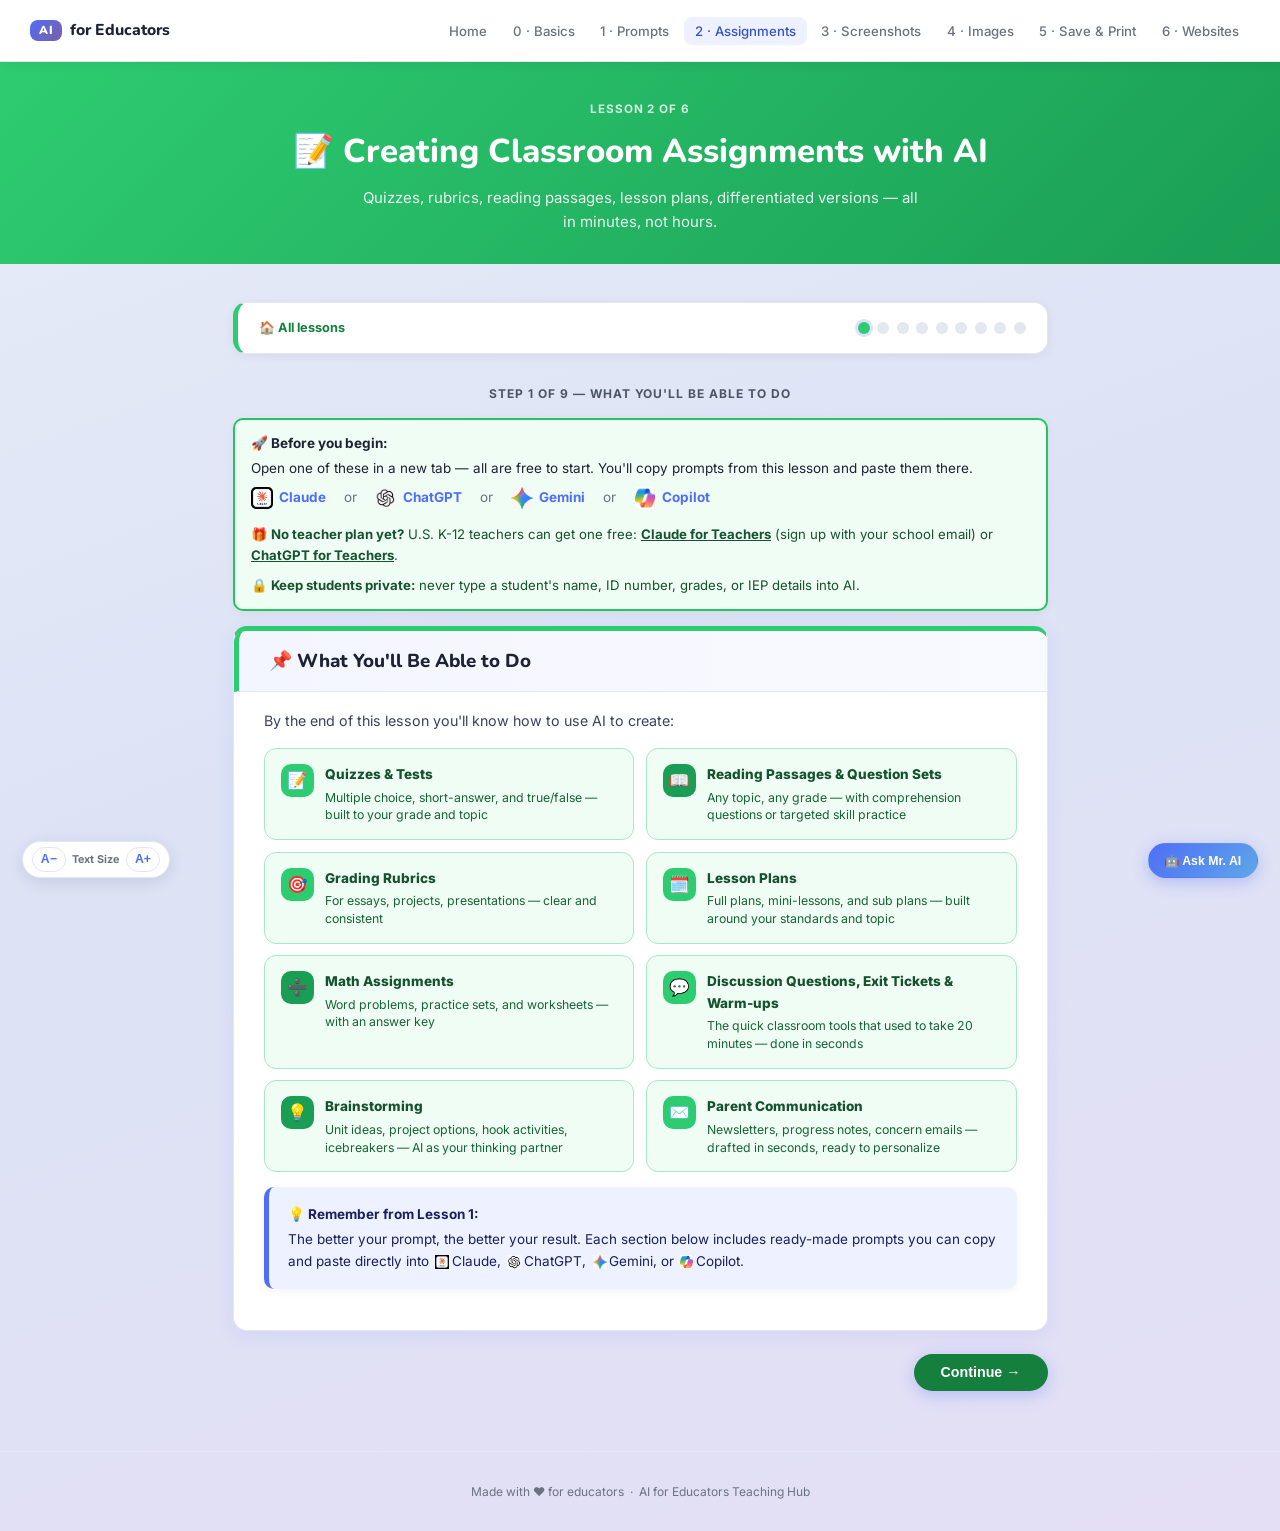
<file: lesson-2-assignments.html>
<!DOCTYPE html>
<html lang="en">
<head>
  <meta charset="UTF-8" />
  <meta name="viewport" content="width=device-width, initial-scale=1.0" />
  <script>if("scrollRestoration" in history) history.scrollRestoration = "manual";</script>
  <title>Lesson 2 — Creating Assignments | AI for Educators</title>
  <!-- the tab icon (11/17): the menu's "AI" logo; made by tools/make-icon.py -->
  <link rel="icon" type="image/png" sizes="32x32" href="icons/favicon-32.png?v=1">
  <link rel="icon" type="image/svg+xml" href="icons/favicon.svg?v=1">
  <link rel="apple-touch-icon" href="icons/apple-touch-icon.png?v=1">
  <link rel="preconnect" href="https://fonts.googleapis.com">
  <link rel="preconnect" href="https://fonts.gstatic.com" crossorigin>
  <link rel="stylesheet" href="https://fonts.googleapis.com/css2?family=Inter:wght@400;500;600;700&family=Nunito:wght@400;600;700;800&display=swap">
  <link rel="stylesheet" href="style.css?v=20261117b" />
  <script src="font-scale.js?v=20261116a"></script>
  <style>
    :root { --grad-a: #2ecc71; --grad-b: #1a9e55; --ink-a: #15803d; }


    /* ---- PROMPT CARDS ---- */
    .prompt-card {
      background: #f8f9ff;
      border: 1px solid #dde2ff;
      border-left: 5px solid var(--brand);
      border-radius: 10px;
      padding: 1rem 1.2rem;
      margin: .75rem 0;
      cursor: pointer;
      transition: border-color .15s, background .15s, transform .12s;
    }
    .prompt-card:hover { transform: translateY(-1px); box-shadow: 0 4px 14px rgba(0,0,0,.06); }
    .prompt-card .pc-label { font-size:.7rem; font-weight:700; letter-spacing:.07em; text-transform:uppercase; color:var(--brand); margin-bottom:.3rem; }
    .prompt-card code { font-size:.95rem; color:#1a2060; font-family:inherit; line-height:1.6; }
    .copy-small { float:right; font-size:.72rem; font-weight:700; color:var(--brand); background:#eef1ff; border:none; border-radius:6px; padding:.2rem .55rem; cursor:pointer; margin-top:-.1rem; }
    /* Color variants */
    .prompt-card.pc-green   { background:#f0fdf4; border-color:#bbf7d0; border-left-color:#22c55e; }
    .prompt-card.pc-green   .pc-label, .prompt-card.pc-green   .copy-small { color:#15803d; }
    .prompt-card.pc-green   .copy-small { background:#dcfce7; }
    .prompt-card.pc-orange  { background:#fff7ed; border-color:#fed7aa; border-left-color:#f97316; }
    .prompt-card.pc-orange  .pc-label, .prompt-card.pc-orange  .copy-small { color:#c2410c; }
    .prompt-card.pc-orange  .copy-small { background:#ffedd5; }
    .prompt-card.pc-blue    { background:#eff6ff; border-color:#bfdbfe; border-left-color:#3b82f6; }
    .prompt-card.pc-blue    .pc-label, .prompt-card.pc-blue    .copy-small { color:#1d4ed8; }
    .prompt-card.pc-blue    .copy-small { background:#dbeafe; }
    .prompt-card.pc-pink    { background:#fdf2f8; border-color:#fbcfe8; border-left-color:#ec4899; }
    .prompt-card.pc-pink    .pc-label, .prompt-card.pc-pink    .copy-small { color:#be185d; }
    .prompt-card.pc-pink    .copy-small { background:#fce7f3; }
    .prompt-card.pc-purple  { background:#faf5ff; border-color:#e9d5ff; border-left-color:#a855f7; }
    .prompt-card.pc-purple  .pc-label, .prompt-card.pc-purple  .copy-small { color:#7e22ce; }
    .prompt-card.pc-purple  .copy-small { background:#f3e8ff; }
    .prompt-card.pc-teal    { background:#f0fdfa; border-color:#99f6e4; border-left-color:#14b8a6; }
    .prompt-card.pc-teal    .pc-label, .prompt-card.pc-teal    .copy-small { color:#0f766e; }
    .prompt-card.pc-teal    .copy-small { background:#ccfbf1; }
  </style>
</head>
<body>

<nav>
  <a class="nav-logo" href="index.html"><span class="logo-mark">AI</span> for Educators</a>
  <button class="nav-toggle" aria-label="Toggle menu" onclick="this.parentElement.classList.toggle('nav-open')">☰</button>
  <ul class="nav-links">
    <li><a href="index.html">Home</a></li>
    <li><a href="lesson-0-basics.html"><span class="nl-word">Lesson </span>0<span class="nl-name"> · Basics</span></a></li>
    <li><a href="lesson-1-prompting.html"><span class="nl-word">Lesson </span>1<span class="nl-name"> · Prompts</span></a></li>
    <li><a href="lesson-2-assignments.html" class="active"><span class="nl-word">Lesson </span>2<span class="nl-name"> · Assignments</span></a></li>
    <li><a href="lesson-3-screenshots.html"><span class="nl-word">Lesson </span>3<span class="nl-name"> · Screenshots</span></a></li>
    <li><a href="lesson-4-images.html"><span class="nl-word">Lesson </span>4<span class="nl-name"> · Images</span></a></li>
    <li><a href="lesson-5-print-save.html"><span class="nl-word">Lesson </span>5<span class="nl-name"> · Save &amp; Print</span></a></li>
    <li><a href="lesson-6-websites.html"><span class="nl-word">Lesson </span>6<span class="nl-name"> · Websites</span></a></li>
  </ul>
</nav>

<section class="lesson-hero">
  <div class="lesson-num">Lesson 2 of 6</div>
  <h1>📝 Creating Classroom Assignments with AI</h1>
  <p>Quizzes, rubrics, reading passages, lesson plans, differentiated versions — all in minutes, not hours.</p>
</section>

<div class="container" id="lesson-steps">

  <!-- Top lesson nav -->
  <div class="lesson-nav">
    <a href="index.html#lessons">🏠 All lessons</a>
    <div class="progress-dots">
      <div class="dot active"></div>
      <div class="dot"></div>
      <div class="dot"></div>
      <div class="dot"></div>
      <div class="dot"></div>
      <div class="dot"></div>
      <div class="dot"></div>
      <div class="dot"></div>
      <div class="dot"></div>
    </div>
  </div>

  <!-- ===== STEP 1 ===== -->
  <div class="lesson-step active" id="step-1">
    <div class="step-label">Step 1 of 9 — What You'll Be Able to Do</div>

    <div class="callout" style="background:#f0fdf4;border:2px solid #22c55e;border-radius:10px;padding:.85rem 1.1rem;margin-bottom:1rem;">
      <strong>🚀 Before you begin:</strong> Open one of these in a new tab — all are free to start. You'll copy prompts from this lesson and paste them there.<br><span style="display:inline-flex;gap:1.2rem;flex-wrap:wrap;margin-top:.5rem;align-items:center;">
        <a href="https://claude.ai" target="_blank" style="display:inline-flex;align-items:center;gap:.4rem;text-decoration:none;font-weight:700;color:var(--brand);"><img alt="" src="images/logo-claude.png" width="22" height="22" style="border-radius:5px;object-fit:contain;vertical-align:middle;"> Claude</a>
        <span style="color:var(--muted);font-size:.9rem;">or</span>
        <a href="https://chatgpt.com" target="_blank" style="display:inline-flex;align-items:center;gap:.4rem;text-decoration:none;font-weight:700;color:var(--brand);"><img alt="" src="images/logo-chatgpt.png" width="22" height="22" style="border-radius:5px;object-fit:contain;vertical-align:middle;"> ChatGPT</a>
        <span style="color:var(--muted);font-size:.9rem;">or</span>
        <a href="https://gemini.google.com" target="_blank" style="display:inline-flex;align-items:center;gap:.4rem;text-decoration:none;font-weight:700;color:var(--brand);"><img alt="" src="images/logo-gemini.png" width="22" height="22" style="border-radius:5px;object-fit:contain;vertical-align:middle;"> Gemini</a>
        <span style="color:var(--muted);font-size:.9rem;">or</span>
        <a href="https://copilot.microsoft.com" target="_blank" style="display:inline-flex;align-items:center;gap:.4rem;text-decoration:none;font-weight:700;color:var(--brand);"><img alt="" src="images/logo-copilot.png" width="22" height="22" style="border-radius:5px;object-fit:contain;vertical-align:middle;"> Copilot</a>
      </span>
      <div style="margin-top:.55rem;font-size:.88rem;color:#14532d;">🎁 <b>No teacher plan yet?</b> U.S. K-12 teachers can get one free: <a href="https://claude.ai/teachers" target="_blank" rel="noopener" style="color:inherit;font-weight:700;">Claude for Teachers</a> (sign up with your school email) or <a href="https://chatgpt.com/plans/k12-teachers" target="_blank" rel="noopener" style="color:inherit;font-weight:700;">ChatGPT for Teachers</a>.</div>
      <div style="margin-top:.55rem;font-size:.88rem;color:#14532d;">🔒 <b>Keep students private:</b> never type a student's name, ID number, grades, or IEP details into AI.</div>
    </div>

    <div class="lesson-section">
      <h2>📌 What You'll Be Able to Do</h2>
      <p>By the end of this lesson you'll know how to use AI to create:</p>

      <div class="two-col" style="gap:.75rem;">

        <div style="background:#f0fdf4;border:1px solid #a8e8c6;border-radius:12px;padding:1rem 1.1rem;display:flex;gap:.75rem;align-items:flex-start;">
          <div style="background:#2ecc71;border-radius:10px;width:2.2rem;height:2.2rem;display:flex;align-items:center;justify-content:center;font-size:1.1rem;flex-shrink:0;">📝</div>
          <div>
            <div style="font-weight:800;font-size:.9rem;color:#14532d;margin-bottom:.2rem;">Quizzes &amp; Tests</div>
            <div style="font-size:.82rem;color:#166534;line-height:1.45;">Multiple choice, short-answer, and true/false — built to your grade and topic</div>
          </div>
        </div>

        <div style="background:#f0fdf4;border:1px solid #a8e8c6;border-radius:12px;padding:1rem 1.1rem;display:flex;gap:.75rem;align-items:flex-start;">
          <div style="background:#1a9e55;border-radius:10px;width:2.2rem;height:2.2rem;display:flex;align-items:center;justify-content:center;font-size:1.1rem;flex-shrink:0;">📖</div>
          <div>
            <div style="font-weight:800;font-size:.9rem;color:#14532d;margin-bottom:.2rem;">Reading Passages & Question Sets</div>
            <div style="font-size:.82rem;color:#166534;line-height:1.45;">Any topic, any grade — with comprehension questions or targeted skill practice</div>
          </div>
        </div>

        <div style="background:#f0fdf4;border:1px solid #a8e8c6;border-radius:12px;padding:1rem 1.1rem;display:flex;gap:.75rem;align-items:flex-start;">
          <div style="background:#2ecc71;border-radius:10px;width:2.2rem;height:2.2rem;display:flex;align-items:center;justify-content:center;font-size:1.1rem;flex-shrink:0;">🎯</div>
          <div>
            <div style="font-weight:800;font-size:.9rem;color:#14532d;margin-bottom:.2rem;">Grading Rubrics</div>
            <div style="font-size:.82rem;color:#166534;line-height:1.45;">For essays, projects, presentations — clear and consistent</div>
          </div>
        </div>

        <div style="background:#f0fdf4;border:1px solid #a8e8c6;border-radius:12px;padding:1rem 1.1rem;display:flex;gap:.75rem;align-items:flex-start;">
          <div style="background:#2ecc71;border-radius:10px;width:2.2rem;height:2.2rem;display:flex;align-items:center;justify-content:center;font-size:1.1rem;flex-shrink:0;">🗓️</div>
          <div>
            <div style="font-weight:800;font-size:.9rem;color:#14532d;margin-bottom:.2rem;">Lesson Plans</div>
            <div style="font-size:.82rem;color:#166534;line-height:1.45;">Full plans, mini-lessons, and sub plans — built around your standards and topic</div>
          </div>
        </div>

        <div style="background:#f0fdf4;border:1px solid #a8e8c6;border-radius:12px;padding:1rem 1.1rem;display:flex;gap:.75rem;align-items:flex-start;">
          <div style="background:#1a9e55;border-radius:10px;width:2.2rem;height:2.2rem;display:flex;align-items:center;justify-content:center;font-size:1.1rem;flex-shrink:0;">➗</div>
          <div>
            <div style="font-weight:800;font-size:.9rem;color:#14532d;margin-bottom:.2rem;">Math Assignments</div>
            <div style="font-size:.82rem;color:#166534;line-height:1.45;">Word problems, practice sets, and worksheets — with an answer key</div>
          </div>
        </div>

        <div style="background:#f0fdf4;border:1px solid #a8e8c6;border-radius:12px;padding:1rem 1.1rem;display:flex;gap:.75rem;align-items:flex-start;">
          <div style="background:#2ecc71;border-radius:10px;width:2.2rem;height:2.2rem;display:flex;align-items:center;justify-content:center;font-size:1.1rem;flex-shrink:0;">💬</div>
          <div>
            <div style="font-weight:800;font-size:.9rem;color:#14532d;margin-bottom:.2rem;">Discussion Questions, Exit Tickets &amp; Warm-ups</div>
            <div style="font-size:.82rem;color:#166534;line-height:1.45;">The quick classroom tools that used to take 20 minutes — done in seconds</div>
          </div>
        </div>

        <div style="background:#f0fdf4;border:1px solid #a8e8c6;border-radius:12px;padding:1rem 1.1rem;display:flex;gap:.75rem;align-items:flex-start;">
          <div style="background:#1a9e55;border-radius:10px;width:2.2rem;height:2.2rem;display:flex;align-items:center;justify-content:center;font-size:1.1rem;flex-shrink:0;">💡</div>
          <div>
            <div style="font-weight:800;font-size:.9rem;color:#14532d;margin-bottom:.2rem;">Brainstorming</div>
            <div style="font-size:.82rem;color:#166534;line-height:1.45;">Unit ideas, project options, hook activities, icebreakers — AI as your thinking partner</div>
          </div>
        </div>

        <div style="background:#f0fdf4;border:1px solid #a8e8c6;border-radius:12px;padding:1rem 1.1rem;display:flex;gap:.75rem;align-items:flex-start;">
          <div style="background:#2ecc71;border-radius:10px;width:2.2rem;height:2.2rem;display:flex;align-items:center;justify-content:center;font-size:1.1rem;flex-shrink:0;">✉️</div>
          <div>
            <div style="font-weight:800;font-size:.9rem;color:#14532d;margin-bottom:.2rem;">Parent Communication</div>
            <div style="font-size:.82rem;color:#166534;line-height:1.45;">Newsletters, progress notes, concern emails — drafted in seconds, ready to personalize</div>
          </div>
        </div>

      </div>

      <div class="callout info">
        <strong>💡 Remember from Lesson 1:</strong> The better your prompt, the better your result. Each section below includes ready-made prompts you can copy and paste directly into <img src="images/logo-claude.png" alt="Claude" style="height:14px;vertical-align:middle;margin:0 .15rem;">Claude, <img src="images/logo-chatgpt.png" alt="ChatGPT" style="height:14px;vertical-align:middle;margin:0 .15rem;">ChatGPT, <img src="images/logo-gemini.png" alt="Gemini" style="height:14px;vertical-align:middle;margin:0 .15rem;">Gemini, or <img src="images/logo-copilot.png" alt="Copilot" style="height:14px;vertical-align:middle;margin:0 .15rem;">Copilot.
      </div>
    </div>

    <div class="step-nav step-nav-solo">
      <button class="btn-next" onclick="goToStep(2)">Continue →</button>
    </div>
  </div>

  <!-- ===== STEP 2 ===== -->
  <div class="lesson-step" id="step-2">
    <div class="step-label">Step 2 of 9 — Creating Quizzes</div>

    <div class="lesson-section">
      <h2>✅ Creating Quizzes</h2>
      <p>AI can write a full quiz in seconds. Here's how:</p>
      <ol style="font-size:.93rem;line-height:1.85;padding-left:1.4rem;margin:0 0 1rem;">
        <li>Pick a prompt below and left-click <strong>Copy</strong>.</li>
        <li>Open your AI tool in a new tab, right-click inside the chat box, and choose <strong>Paste</strong>. (You can also press Ctrl+V on Windows or a Chromebook, or Cmd+V on Mac.)</li>
        <li>Replace anything in <strong>[brackets]</strong> with your own subject, grade, or topic.</li>
        <li>Hit Enter — your quiz appears in seconds. Read every question and check the answer key before students see it.</li>
      </ol>

      <div class="prompt-card pc-green">
        <div class="pc-label">📋 Multiple Choice Quiz &nbsp;<button class="copy-small" onclick="copyCard(this)">Copy</button></div>
        <code>Create a 10-question multiple choice quiz about [TOPIC] for [GRADE] students. Each question should have 4 answer choices. Include an answer key at the end.</code>
      </div>

      <div class="prompt-card pc-blue">
        <div class="pc-label">📋 Short Answer Quiz &nbsp;<button class="copy-small" onclick="copyCard(this)">Copy</button></div>
        <code>Write a 5-question short-answer quiz about [TOPIC] for [GRADE] students. Questions should require students to explain their thinking, not just recall facts. Include a sample answer for each question.</code>
      </div>

      <div class="prompt-card pc-pink">
        <div class="pc-label">📋 True/False + Correction &nbsp;<button class="copy-small" onclick="copyCard(this)">Copy</button></div>
        <code>Create a 10-question true/false quiz about [TOPIC] for [GRADE]. For every false statement, students must rewrite it to make it true. Include an answer key.</code>
      </div>

      <div class="try-it">
        <div class="try-label">🧪 Your Turn</div>
        <p style="margin-bottom:.5rem;">Paste one of these prompts into your AI tool of choice, replace <strong>[TOPIC]</strong> and <strong>[GRADE]</strong> with your own, and share the result with a colleague!</p>
        <div style="display:flex;flex-wrap:wrap;gap:.5rem;margin-top:.5rem;">
          <a href="https://claude.ai/teachers" target="_blank" title="Free teacher plan for U.S. K-12 teachers" style="display:inline-flex;align-items:center;gap:.35rem;background:#fff;border:1.5px solid #fdba74;border-radius:8px;padding:.3rem .7rem;text-decoration:none;font-weight:700;color:#9a3412;font-size:.83rem;"><img alt="" src="images/logo-claude.png" height="16" style="border-radius:3px;"> Claude <span style="font-size:.7rem;color:#15803d;background:#dcfce7;padding:.05rem .3rem;border-radius:4px;">FREE for teachers</span></a>
          <a href="https://chatgpt.com/plans/k12-teachers" target="_blank" title="Free teacher plan for U.S. K-12 teachers" style="display:inline-flex;align-items:center;gap:.35rem;background:#fff;border:1.5px solid #fdba74;border-radius:8px;padding:.3rem .7rem;text-decoration:none;font-weight:700;color:#9a3412;font-size:.83rem;"><img alt="" src="images/logo-chatgpt.png" height="16" style="border-radius:3px;"> ChatGPT <span style="font-size:.7rem;color:#15803d;background:#dcfce7;padding:.05rem .3rem;border-radius:4px;">FREE for teachers</span></a>
          <a href="https://gemini.google.com" target="_blank" style="display:inline-flex;align-items:center;gap:.35rem;background:#fff;border:1.5px solid #fdba74;border-radius:8px;padding:.3rem .7rem;text-decoration:none;font-weight:700;color:#9a3412;font-size:.83rem;"><img alt="" src="images/logo-gemini.png" height="16" style="border-radius:3px;"> Gemini</a>
          <a href="https://copilot.microsoft.com" target="_blank" style="display:inline-flex;align-items:center;gap:.35rem;background:#fff;border:1.5px solid #fdba74;border-radius:8px;padding:.3rem .7rem;text-decoration:none;font-weight:700;color:#9a3412;font-size:.83rem;"><img alt="" src="images/logo-copilot.png" height="16" style="border-radius:3px;"> Copilot</a>
        </div>
      </div>
    </div>

    <div class="step-nav">
      <button class="btn-back" onclick="goToStep(1)">← Back</button>
      <button class="btn-next" onclick="goToStep(3)">Continue →</button>
    </div>
  </div>

  <!-- ===== STEP 3 ===== -->
  <div class="lesson-step" id="step-3">
    <div class="step-label">Step 3 of 9 — Reading Passages &amp; Question Sets</div>

    <div class="lesson-section">
      <h2>📖 Reading Passages &amp; Question Sets</h2>
      <p>AI can write a passage on any topic at any grade level — and pair it with questions that target exactly the skill you're working on. Great for ELA, science, and social studies.</p>
      <ol style="font-size:.93rem;line-height:1.85;padding-left:1.4rem;margin:0 0 1rem;">
        <li>Pick a prompt below and left-click <strong>Copy</strong>.</li>
        <li>Open your AI tool in a new tab, right-click in the chat box, and choose <strong>Paste</strong>.</li>
        <li>Replace anything in <strong>[brackets]</strong> with your subject, grade, topic, or length.</li>
        <li>Hit Enter — copy the result into a Word doc or Google Doc to print or share.</li>
      </ol>

      <h3>📄 Passages</h3>

      <div class="prompt-card pc-purple">
        <div class="pc-label">📋 Informational Passage &nbsp;<button class="copy-small" onclick="copyCard(this)">Copy</button></div>
        <code>Write an informational reading passage about [TOPIC] for [GRADE] students. The passage should be approximately [LENGTH, e.g. 300] words. Use clear, engaging language appropriate for this grade level. Include a title.</code>
      </div>

      <div class="prompt-card pc-orange">
        <div class="pc-label">📋 Narrative / Story &nbsp;<button class="copy-small" onclick="copyCard(this)">Copy</button></div>
        <code>Write a short fictional story for [GRADE] students that teaches the concept of [TOPIC/THEME]. The story should be about [LENGTH] words and include relatable characters and a clear resolution.</code>
      </div>

      <div class="prompt-card pc-teal">
        <div class="pc-label">📋 Two-Sided Debate Passage &nbsp;<button class="copy-small" onclick="copyCard(this)">Copy</button></div>
        <code>Write a two-sided informational passage about [TOPIC] for [GRADE] students. Present one paragraph arguing for one side and one paragraph for the other. Use balanced, factual language — do not take a position.</code>
      </div>

      <h3>❓ Question Sets — add these after any passage</h3>

      <div class="prompt-card pc-green">
        <div class="pc-label">📋 Overall Comprehension Questions &nbsp;<button class="copy-small" onclick="copyCard(this)">Copy</button></div>
        <code>Using the passage above, write 6 comprehension questions for [GRADE] students. Include a mix of: 2 literal questions (directly stated in the text), 2 inferential questions (requires reading between the lines), and 2 evaluative questions (opinion or judgment supported by evidence). Label each type.</code>
      </div>

      <div class="prompt-card pc-blue">
        <div class="pc-label">📋 Main Idea &amp; Supporting Details &nbsp;<button class="copy-small" onclick="copyCard(this)">Copy</button></div>
        <code>Using the passage above, write 4 questions that focus specifically on main idea and supporting details. Include: 1 question asking students to identify the main idea, 2 questions asking them to identify a key supporting detail, and 1 question asking them to explain how a detail supports the main idea. Write for [GRADE] students.</code>
      </div>

      <div class="prompt-card pc-pink">
        <div class="pc-label">📋 Text Evidence Practice &nbsp;<button class="copy-small" onclick="copyCard(this)">Copy</button></div>
        <code>Using the passage above, write 4 questions that require students to cite text evidence in their answers. Each question should include the instruction "Use evidence from the text to support your answer." Make the questions open-ended and appropriate for [GRADE] students.</code>
      </div>

      <div class="prompt-card pc-purple">
        <div class="pc-label">📋 Author's Purpose &amp; Point of View &nbsp;<button class="copy-small" onclick="copyCard(this)">Copy</button></div>
        <code>Using the passage above, write 4 questions focused on author's purpose and point of view for [GRADE] students. Include questions about: why the author wrote this, what perspective they are writing from, word choices that reveal the author's attitude, and how a different point of view might change the passage.</code>
      </div>

      <div class="prompt-card pc-orange">
        <div class="pc-label">📋 Vocabulary in Context &nbsp;<button class="copy-small" onclick="copyCard(this)">Copy</button></div>
        <code>Using the passage above, identify 5 vocabulary words that are important for [GRADE] students to understand. For each word: quote the sentence it appears in, write a student-friendly definition, and write one question asking students to use context clues to figure out its meaning.</code>
      </div>

      <div class="callout tip">
        <strong>✅ Pro tip — reading levels:</strong> You can ask AI to match a specific reading level. Just say <em>"beginner," "on grade level,"</em> or <em>"advanced"</em> — or if your school uses Lexile scores, be precise: <em>"Write this at approximately a 600L Lexile level."</em> (600L ≈ 4th grade, 970L ≈ 7th grade.)
      </div>
    </div>

    <div class="step-nav">
      <button class="btn-back" onclick="goToStep(2)">← Back</button>
      <button class="btn-next" onclick="goToStep(4)">Continue →</button>
    </div>
  </div>

  <!-- ===== STEP 4 ===== -->
  <div class="lesson-step" id="step-4">
    <div class="step-label">Step 4 of 9 — Creating Rubrics</div>

    <div class="lesson-section">
      <h2>📊 Creating Rubrics</h2>
      <p>Rubrics used to take forever to build from scratch. AI can produce a complete, detailed rubric in about 30 seconds. You can then tweak it to match your exact expectations.</p>
      <ol style="font-size:.93rem;line-height:1.85;padding-left:1.4rem;margin:0 0 1rem;">
        <li>Pick a prompt below and left-click <strong>Copy</strong>.</li>
        <li>Open your AI tool in a new tab, right-click in the chat box, and choose <strong>Paste</strong>.</li>
        <li>Replace anything in <strong>[brackets]</strong> with your assignment type, grade, or categories.</li>
        <li>Hit Enter — then copy the result into a Word doc or Google Doc to print or share.</li>
      </ol>

      <div class="prompt-card pc-teal">
        <div class="pc-label">📋 Essay Rubric &nbsp;<button class="copy-small" onclick="copyCard(this)">Copy</button></div>
        <code>Create a 4-point rubric for grading a [GRADE] opinion essay. Include the following categories: Claim/Thesis, Evidence & Support, Organization, and Language/Conventions. Format it as a table with clear descriptions for each score level (4=Exceeds, 3=Meets, 2=Approaching, 1=Beginning).</code>
      </div>

      <div class="prompt-card pc-green">
        <div class="pc-label">📋 Project Rubric &nbsp;<button class="copy-small" onclick="copyCard(this)">Copy</button></div>
        <code>Create a rubric for a [GRADE] student project about [TOPIC]. The project involves [DESCRIBE THE PROJECT]. Include 4 categories that are most important for this assignment. Use a 1–4 scale with clear descriptions at each level.</code>
      </div>

      <div class="prompt-card pc-blue">
        <div class="pc-label">📋 Presentation Rubric &nbsp;<button class="copy-small" onclick="copyCard(this)">Copy</button></div>
        <code>Write a rubric for evaluating a student oral presentation for [GRADE]. Include categories for: Content Knowledge, Organization, Speaking Clearly, and Visual Aids. Use a 4-point scale and student-friendly language so students can self-assess.</code>
      </div>
    </div>

    <div class="step-nav">
      <button class="btn-back" onclick="goToStep(3)">← Back</button>
      <button class="btn-next" onclick="goToStep(5)">Continue →</button>
    </div>
  </div>

  <!-- ===== STEP 5 ===== -->
  <div class="lesson-step" id="step-5">
    <div class="step-label">Step 5 of 9 — Lesson Plans</div>

    <div class="lesson-section">
      <h2>🗓️ Lesson Plans</h2>
      <p>Writing a lesson plan from scratch takes time you don't always have. AI can build a solid first draft in seconds — then you adjust it to fit your class. Here's how:</p>
      <ol style="font-size:.93rem;line-height:1.85;padding-left:1.4rem;margin:0 0 1rem;">
        <li>Pick a prompt below and left-click <strong>Copy</strong>.</li>
        <li>Open your AI tool in a new tab, right-click in the chat box, and choose <strong>Paste</strong>.</li>
        <li>Replace anything in <strong>[brackets]</strong> with your subject, grade, topic, or time.</li>
        <li>Hit Enter — read through the plan and tweak anything that doesn't fit your class.</li>
      </ol>

      <div class="prompt-card pc-pink">
        <div class="pc-label">📋 Full Lesson Plan &nbsp;<button class="copy-small" onclick="copyCard(this)">Copy</button></div>
        <code>Write a complete lesson plan for a [GRADE] [SUBJECT] class on [TOPIC]. The lesson should take [TIME, e.g., "45 minutes"]. Include: an objective, a warm-up activity, direct instruction, a guided practice activity, an independent practice task, and a closing/exit ticket. Note any materials needed.</code>
      </div>

      <div class="prompt-card pc-purple">
        <div class="pc-label">📋 Mini-Lesson (15–20 Minutes) &nbsp;<button class="copy-small" onclick="copyCard(this)">Copy</button></div>
        <code>Write a 15-minute mini-lesson for [GRADE] students on [TOPIC]. Include a hook to grab attention, a clear explanation of the key concept, one quick guided example, and a 2-minute check for understanding at the end.</code>
      </div>

      <div class="prompt-card pc-orange">
        <div class="pc-label">📋 Sub Plan &nbsp;<button class="copy-small" onclick="copyCard(this)">Copy</button></div>
        <code>Write a substitute teacher plan for a [GRADE] [SUBJECT] class. The sub should be able to run the entire class without needing any special knowledge of the subject. Include: a greeting script to read to the class, a review activity on [TOPIC], independent work time with clear instructions, and a short class discussion or reflection to close. Keep instructions simple and step-by-step.</code>
      </div>

      <div class="prompt-card pc-teal">
        <div class="pc-label">📋 Week-at-a-Glance Unit Outline &nbsp;<button class="copy-small" onclick="copyCard(this)">Copy</button></div>
        <code>Create a 5-day unit outline for [GRADE] [SUBJECT] on [TOPIC]. For each day include: the daily objective, the main activity, and how the lesson will end. Keep it brief — this is an overview, not a full plan for each day.</code>
      </div>

      <div class="callout warn">
        <strong>⚠️ Always review before using.</strong> AI doesn't know your students, your pacing guide, or what you covered last week. Treat the output as a strong first draft — not a finished plan. Adjust the timing, activities, and language to fit your actual class.
      </div>
    </div>

    <div class="step-nav">
      <button class="btn-back" onclick="goToStep(4)">← Back</button>
      <button class="btn-next" onclick="goToStep(6)">Continue →</button>
    </div>
  </div>

  <!-- ===== STEP 6 ===== -->
  <div class="lesson-step" id="step-6">
    <div class="step-label">Step 6 of 9 — Math Assignments</div>

    <div class="lesson-section">
      <h2>➗ Math Assignments — What AI Does Well (and What to Check)</h2>
      <p>AI is genuinely useful for math — though it does have some limitations when it comes to formatting certain math problems. Worth knowing before you invest time in it.</p>

      <h3>✅ Where AI does well:</h3>
      <ul>
        <li><strong>Word problems</strong> — AI writes excellent story-based math problems at any grade level and difficulty.</li>
        <li><strong>Multiple choice math quizzes</strong> — works great for concepts, vocabulary, and application questions.</li>
        <li><strong>Review packets</strong> — AI can write sets of practice problems for operations, fractions, place value, geometry vocabulary, and more.</li>
        <li><strong>Answer keys</strong> — ask AI to solve the problems it creates and show its work.</li>
        <li><strong>Follows specific formatting requests</strong> — if you want vertical fractions (with the numerator stacked over the denominator), long division written out the traditional way, problems in a column format, or any other specific layout, AI will usually follow it — check the layout before you print. <strong>If you're particular about how your math looks, just tell AI exactly what you want.</strong></li>
      </ul>

      <div class="prompt-card pc-green">
        <div class="pc-label">📋 Math Word Problems &nbsp;<button class="copy-small" onclick="copyCard(this)">Copy</button></div>
        <code>Write 8 math word problems about [TOPIC, e.g., "multiplying fractions" or "calculating area"] for [GRADE] students. Make the scenarios realistic and relatable. Include an answer key with step-by-step solutions.</code>
      </div>

      <div class="prompt-card pc-blue">
        <div class="pc-label">📋 Math Practice Set &nbsp;<button class="copy-small" onclick="copyCard(this)">Copy</button></div>
        <code>Create a practice problem set for [GRADE] students on [TOPIC]. Include 10 problems that progress from easier to harder. Format it with space to show work under each problem. Include a separate answer key at the end.</code>
      </div>

      <div class="callout tip" style="margin-top:.25rem;">
        <strong>💡 Before you print — two quick reminders:</strong>
        <ul style="margin:.6rem 0 0;padding-left:1.2rem;font-size:.9rem;line-height:2;">
          <li><strong>Check the answer key yourself — or ask AI to double-check all the math.</strong> AI reasons through math and can occasionally get a multi-step problem wrong. Either skim the answer key before printing, or paste it back into AI and ask <em>"Please double-check every answer in this key and flag anything that's wrong."</em> Quick review is always worth it before it reaches students.</li>
          <li><strong>Formatting looks off? Ask for an HTML file instead.</strong> Fractions and symbols can get jumbled when pasted into Word. Add this line to any math prompt: <em>"Give me this as an HTML file I can open in my browser and print."</em> It usually keeps the layout clean.</li>
        </ul>
      </div>

      <h3>🧪 Try it — Build a Math Worksheet</h3>
      <p>Use the prompt below to create a ready-to-print worksheet. The second version asks for an HTML file — try both and see which result looks better.</p>

      <div class="prompt-card pc-pink">
        <div class="pc-label">📋 Math Worksheet (plain text version) &nbsp;<button class="copy-small" onclick="copyCard(this)">Copy</button></div>
        <code>Create a math worksheet for [GRADE] students practicing [TOPIC, e.g., "adding fractions" or "long division"]. Include 12 problems that go from easier to harder. Write all fractions as words (for example, "three-fourths" instead of the symbol). Leave space under each problem for students to show their work. Add a simple answer key at the end on a separate section labeled "Teacher Answer Key."</code>
      </div>

      <div class="prompt-card" style="border-color:#a8e8c6;background:#f4fff9;">
        <div class="pc-label" style="color:#1a7a47;">⭐ Math Worksheet (HTML file — recommended for math) &nbsp;<button class="copy-small" onclick="copyCard(this)">Copy</button></div>
        <code>Create a math worksheet for [GRADE] students practicing [TOPIC, e.g., "adding fractions" or "long division"]. Include 12 problems that go from easier to harder. Leave space under each problem for students to show their work. Add a teacher answer key at the end. Give me this as a complete HTML file I can open in my browser and print — make it visually clean with proper spacing, a title at the top, and a name/date line.</code>
      </div>
      <p style="font-size:.88rem;color:var(--muted);margin:.6rem 0 0;">💡 Claude shows the worksheet right beside the chat. Other tools may show a block of code instead — that's normal. Lesson 5, Step 3 shows what to do.</p>
    </div>

    <div class="step-nav">
      <button class="btn-back" onclick="goToStep(5)">← Back</button>
      <button class="btn-next" onclick="goToStep(7)">Continue →</button>
    </div>
  </div>

  <!-- ===== STEP 7 ===== -->
  <div class="lesson-step" id="step-7">
    <div class="step-label">Step 7 of 9 — Discussion Questions, Exit Tickets &amp; Warm-ups</div>

    <div class="lesson-section">
      <h2>💬 Quick-Win Prompts for Every Day</h2>
      <p>These small but powerful prompts can save you 10–20 minutes every single day.</p>
      <ol style="font-size:.93rem;line-height:1.85;padding-left:1.4rem;margin:0 0 1rem;">
        <li>Pick a prompt below and left-click <strong>Copy</strong>.</li>
        <li>Open your AI tool in a new tab, right-click in the chat box, and choose <strong>Paste</strong>.</li>
        <li>Replace <strong>[GRADE]</strong> and <strong>[TOPIC]</strong> with your specifics.</li>
        <li>Hit Enter — copy the result into a doc or paste it directly into a slide.</li>
      </ol>

      <div class="prompt-card pc-purple">
        <div class="pc-label">📋 Exit Ticket &nbsp;<button class="copy-small" onclick="copyCard(this)">Copy</button></div>
        <code>Write 3 exit ticket questions for a [GRADE] lesson about [TOPIC]. One should check basic understanding, one should ask students to explain their thinking, and one should connect to their own lives.</code>
      </div>

      <div class="prompt-card pc-orange">
        <div class="pc-label">📋 Warm-Up / Bell Ringer &nbsp;<button class="copy-small" onclick="copyCard(this)">Copy</button></div>
        <code>Create 5 different warm-up activities for a [GRADE] class starting a unit on [TOPIC]. Each should take about 3–5 minutes and activate prior knowledge or curiosity.</code>
      </div>

      <div class="prompt-card pc-teal">
        <div class="pc-label">📋 Vocabulary List with Definitions &nbsp;<button class="copy-small" onclick="copyCard(this)">Copy</button></div>
        <code>Create a vocabulary list for a [GRADE] unit on [TOPIC]. Include 10 key words, a student-friendly definition for each, and an example sentence. Format it as a table.</code>
      </div>

      <div class="prompt-card pc-green">
        <div class="pc-label">📋 Discussion Questions &nbsp;<button class="copy-small" onclick="copyCard(this)">Copy</button></div>
        <code>Write 8 discussion questions about [TOPIC/BOOK/ARTICLE] for [GRADE] students. Include a mix of factual, inferential, and open-ended questions. Label each type.</code>
      </div>
    </div>

    <div class="step-nav">
      <button class="btn-back" onclick="goToStep(6)">← Back</button>
      <button class="btn-next" onclick="goToStep(8)">Continue →</button>
    </div>
  </div>

  <!-- ===== STEP 8 ===== -->
  <div class="lesson-step" id="step-8">
    <div class="step-label">Step 8 of 9 — Brainstorming</div>

    <div class="lesson-section">
      <h2>💡 Brainstorming with AI</h2>
      <p>One of the most underused things teachers can do with AI — use it as a thinking partner. Give it a topic or a problem and ask it to generate ideas. You won't use everything it gives you, but you'll almost always find something worth keeping — <strong>and it's sure to give you ideas you hadn't thought of yourself.</strong></p>

      <ol style="font-size:.93rem;line-height:1.85;padding-left:1.4rem;margin:0 0 1rem;">
        <li>Pick a prompt below and left-click <strong>Copy</strong>.</li>
        <li>Open your AI tool in a new tab, right-click in the chat box, and choose <strong>Paste</strong>.</li>
        <li>Replace anything in <strong>[brackets]</strong> with your subject, grade, topic, or goal.</li>
        <li>Hit Enter — scan the ideas and grab anything that sparks something. Ask AI to expand on any idea you like.</li>
      </ol>

      <div class="prompt-card pc-blue">
        <div class="pc-label">📋 Lesson Hook Ideas &nbsp;<button class="copy-small" onclick="copyCard(this)">Copy</button></div>
        <code>Give me 8 creative hook ideas to kick off a [GRADE] lesson on [TOPIC]. Each should take under 5 minutes and get students curious or thinking before I've taught anything. Make each one different — include a mix of questions, challenges, videos, demos, and discussion starters.</code>
      </div>

      <div class="prompt-card pc-pink">
        <div class="pc-label">📋 Project or Activity Ideas &nbsp;<button class="copy-small" onclick="copyCard(this)">Copy</button></div>
        <code>Brainstorm 10 project or activity ideas for a [GRADE] unit on [TOPIC]. Include a mix of individual and group options, and a mix of creative, research-based, and hands-on formats. Keep each description to 2–3 sentences.</code>
      </div>

      <div class="prompt-card pc-purple">
        <div class="pc-label">📋 Icebreakers &amp; Community Builders &nbsp;<button class="copy-small" onclick="copyCard(this)">Copy</button></div>
        <code>Give me 6 icebreaker or community-building activities for a [GRADE] class. They should be quick (5–10 minutes), require no materials, and work for students who don't know each other well yet. Include a mix of low-pressure and slightly more interactive options.</code>
      </div>

      <div class="prompt-card pc-orange">
        <div class="pc-label">📋 Ways to Introduce a Concept &nbsp;<button class="copy-small" onclick="copyCard(this)">Copy</button></div>
        <code>I need to introduce [CONCEPT] to [GRADE] students who have never seen it before. Give me 6 different ways I could explain or introduce it — use analogies, real-world examples, visuals, stories, and hands-on approaches. I'll pick the one that fits my class best.</code>
      </div>

      <div class="prompt-card pc-teal">
        <div class="pc-label">📋 Unit Planning Ideas &nbsp;<button class="copy-small" onclick="copyCard(this)">Copy</button></div>
        <code>I'm planning a unit on [TOPIC] for [GRADE] students. Brainstorm ideas for: a compelling essential question, 3–5 key understandings students should walk away with, possible performance tasks or final projects, and real-world connections I could make throughout the unit.</code>
      </div>
    </div>

    <div class="step-nav">
      <button class="btn-back" onclick="goToStep(7)">← Back</button>
      <button class="btn-next" onclick="goToStep(9)">Continue →</button>
    </div>
  </div>

  <!-- ===== STEP 9 ===== -->
  <div class="lesson-step" id="step-9">
    <div class="step-label">Step 9 of 9 — Parent Communication</div>

    <div class="lesson-section">
      <h2>✉️ Parent Communication</h2>
      <p>Writing the same type of message over and over is one of the biggest hidden time drains in teaching. AI can draft newsletters, progress updates, and difficult emails in seconds — you just personalize and send.</p>
      <p>And sometimes it's late, your brain is tired, and you don't have the energy to write the perfect newsletter or message to a parent. <strong>AI is great at cleaning up hastily written emails</strong> — just type whatever comes to mind (leave a blank, ____, where the child's name goes), paste it in, and ask AI to polish it into something professional and clear.</p>

      <ol style="font-size:.93rem;line-height:1.85;padding-left:1.4rem;margin:0 0 1rem;">
        <li>Pick a prompt below and left-click <strong>Copy</strong>.</li>
        <li>Open your AI tool in a new tab, right-click in the chat box, and choose <strong>Paste</strong>.</li>
        <li>Replace anything in <strong>[brackets]</strong> with your details — topic, grade, dates, etc. <strong>Never type a child's real name.</strong> The AI will leave a blank line (____) where the name goes — add the name yourself after you copy the draft into your email.</li>
        <li>Hit Enter. Read the result, adjust the tone or details to match your voice, then copy it into your email or newsletter.</li>
      </ol>

      <div class="prompt-card pc-green">
        <div class="pc-label">📋 Class Newsletter &nbsp;<button class="copy-small" onclick="copyCard(this)">Copy</button></div>
        <code>Write a friendly, professional class newsletter for [GRADE] parents. This week we covered [TOPICS]. Upcoming: [EVENTS OR DATES]. Remind parents about [REMINDER, e.g., "picture day Friday" or "field trip permission slips"]. Keep it warm, brief, and easy to read — about 150 words.</code>
      </div>

      <div class="prompt-card pc-blue">
        <div class="pc-label">📋 Positive Progress Note &nbsp;<button class="copy-small" onclick="copyCard(this)">Copy</button></div>
        <code>Write a short, warm email to the parent of one of my [GRADE] students. Leave a blank line (____) wherever the child's name goes — I'll add it myself. I want to share that [he/she/they] has been doing well — specifically [SPECIFIC STRENGTH OR IMPROVEMENT, e.g., "showing great effort in writing" or "helping classmates during group work"]. Keep it genuine and encouraging, about 3–4 sentences.</code>
      </div>

      <div class="prompt-card pc-pink">
        <div class="pc-label">📋 Academic Concern Email &nbsp;<button class="copy-small" onclick="copyCard(this)">Copy</button></div>
        <code>Help me write a professional, caring email to the parent of one of my [GRADE] students. Leave a blank line (____) wherever the child's name goes — I'll add it myself. I want to share a concern about [ISSUE, e.g., "missing assignments" or "struggling with reading comprehension"]. I'd like to suggest [NEXT STEP, e.g., "a brief phone call" or "extra reading practice at home"]. Keep the tone supportive, not alarming — about 4–5 sentences.</code>
      </div>

      <div class="prompt-card pc-purple">
        <div class="pc-label">📋 Behavior Concern Email &nbsp;<button class="copy-small" onclick="copyCard(this)">Copy</button></div>
        <code>Write a professional, calm email to the parent of one of my [GRADE] students about a behavior concern. Leave a blank line (____) wherever the child's name goes — I'll add it myself. The issue is [DESCRIBE THE BEHAVIOR IN GENERAL WORDS, e.g., "difficulty staying focused during instruction" or "a conflict with a classmate"]. I want to keep the parent informed and work together. Suggest we [NEXT STEP, e.g., "check in by phone this week"]. Tone: factual, not accusatory, about 4–5 sentences.</code>
      </div>

      <div class="prompt-card pc-orange">
        <div class="pc-label">📋 Event or Field Trip Announcement &nbsp;<button class="copy-small" onclick="copyCard(this)">Copy</button></div>
        <code>Write a parent announcement for [EVENT, e.g., "our class field trip to the science museum"]. Date: [DATE]. Students need to bring: [ITEMS]. Permission slips are due by [DATE]. Cost: [AMOUNT or "no cost"]. Keep it friendly, clear, and under 120 words.</code>
      </div>

      <div class="callout tip">
        <strong>💡 Make it sound like you.</strong> AI drafts are a starting point — always read through and swap in your own phrasing before sending. Parents will notice (and appreciate) when it sounds genuine.
      </div>
    </div>

    <div class="step-nav">
      <button class="btn-back" onclick="goToStep(8)">← Back</button>
      <a href="lesson-3-screenshots.html" class="btn-next" style="text-decoration:none;">Next: Lesson 3 — Screenshots →</a>
    </div>
  </div>


</div>

<footer>
  Made with ❤️ for educators &nbsp;·&nbsp; AI for Educators Teaching Hub
</footer>

<script>
function goToStep(n) {
  document.querySelectorAll('.lesson-step').forEach(s => s.classList.remove('active'));
  document.getElementById('step-' + n).classList.add('active');
  const stepLabel = document.querySelector('#step-' + n + ' .step-label');
  if (stepLabel) { stepLabel.setAttribute('tabindex', '-1'); stepLabel.focus({ preventScroll: true }); } // screen readers hear the new step
  document.querySelectorAll('.step-pip').forEach((p, i) => {
    p.classList.remove('active', 'done');
    if (i + 1 < n) p.classList.add('done');
    else if (i + 1 === n) p.classList.add('active');
  });
  document.querySelectorAll('.progress-dots .dot').forEach((d, i) => {
    d.classList.remove('active', 'done');
    if (i + 1 < n) d.classList.add('done');
    else if (i + 1 === n) d.classList.add('active');
  });
  const nav = document.querySelector('nav');
  const navOffset = nav && window.getComputedStyle(nav).position === 'sticky' ? nav.offsetHeight + 16 : 16;
  const top = document.getElementById('lesson-steps').getBoundingClientRect().top + window.scrollY - navOffset;
  window.scrollTo({ top, behavior: 'smooth' });
}
document.addEventListener('DOMContentLoaded', () => {
  const stepCount = document.querySelectorAll('.lesson-step').length;
  document.querySelectorAll('.progress-dots .dot').forEach((d, i) => {
    if (i < stepCount) {
      d.title = 'Jump to Step ' + (i + 1);
      d.addEventListener('click', () => goToStep(i + 1));
      d.setAttribute('role', 'button');
      d.tabIndex = 0;
      d.setAttribute('aria-label', d.title);
      d.addEventListener('keydown', e => { if (e.key === 'Enter' || e.key === ' ') { e.preventDefault(); goToStep(i + 1); } });
    } else {
      d.style.opacity = '0.35';
    }
  });
  // Always start at Step 1 when a lesson page loads
  if (typeof goToStep === 'function') {
    document.querySelectorAll('.lesson-step').forEach(s => s.classList.remove('active'));
    const first = document.getElementById('step-1');
    if (first) first.classList.add('active');
    document.querySelectorAll('.progress-dots .dot').forEach((d, i) => {
      d.classList.remove('active', 'done');
      if (i === 0) d.classList.add('active');
    });
    window.scrollTo(0, 0);
  }
});


function copyCard(btn) {
  const card = btn.closest('.prompt-card');
  const text = card.querySelector('code').textContent;
  navigator.clipboard.writeText(text).then(() => {
    btn.textContent = '✅ Copied!';
    setTimeout(() => btn.textContent = 'Copy', 2000);
  });
}
document.querySelectorAll('.prompt-card code').forEach(el => {
  el.innerHTML = el.innerHTML.replace(/\[([^\]]+)\]/g, '<span class="ph">[$1]</span>');
});
</script>
<script src="mr-ai.js?v=20261118e" defer></script>
<!-- Cloudflare Web Analytics --><script defer src='https://static.cloudflareinsights.com/beacon.min.js' data-cf-beacon='{"token": "71e3a25ba6124ad0adf9d5f30065ad7b"}'></script><!-- End Cloudflare Web Analytics -->
</body>
</html>
</file>
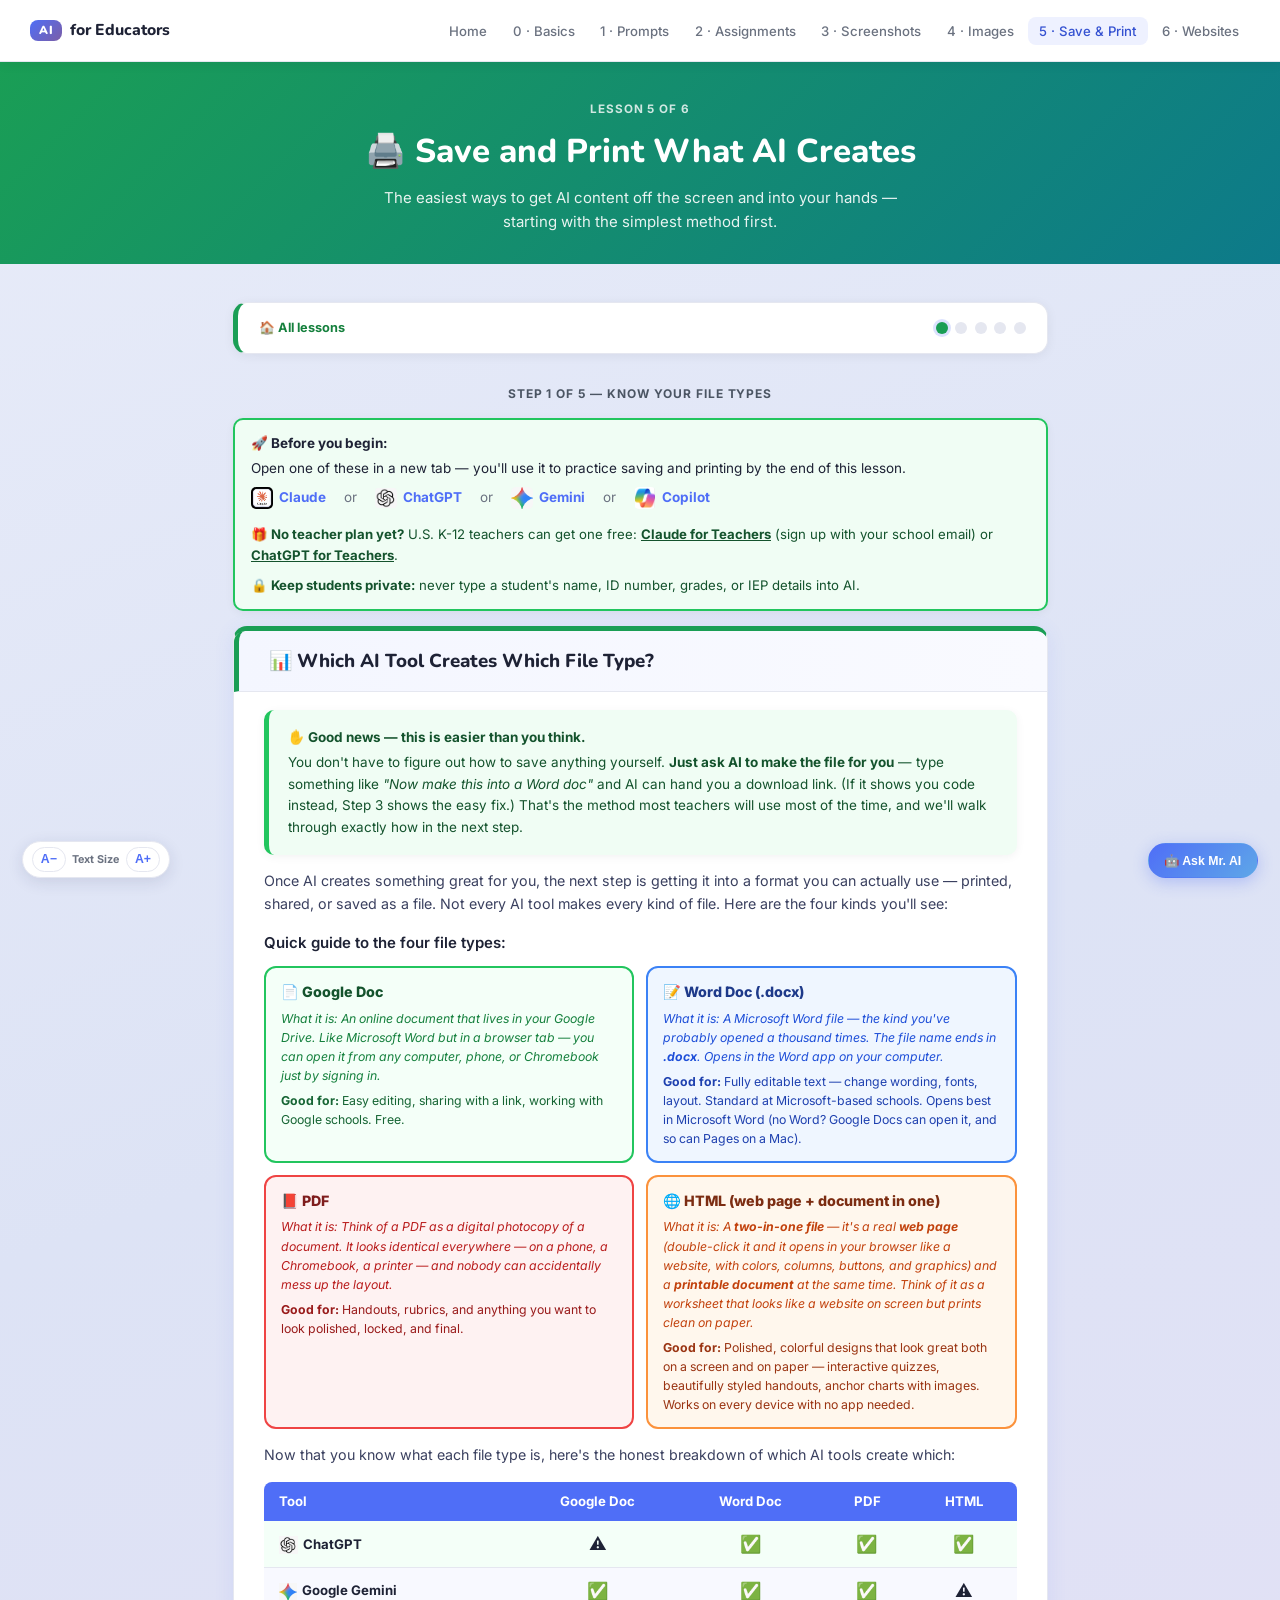
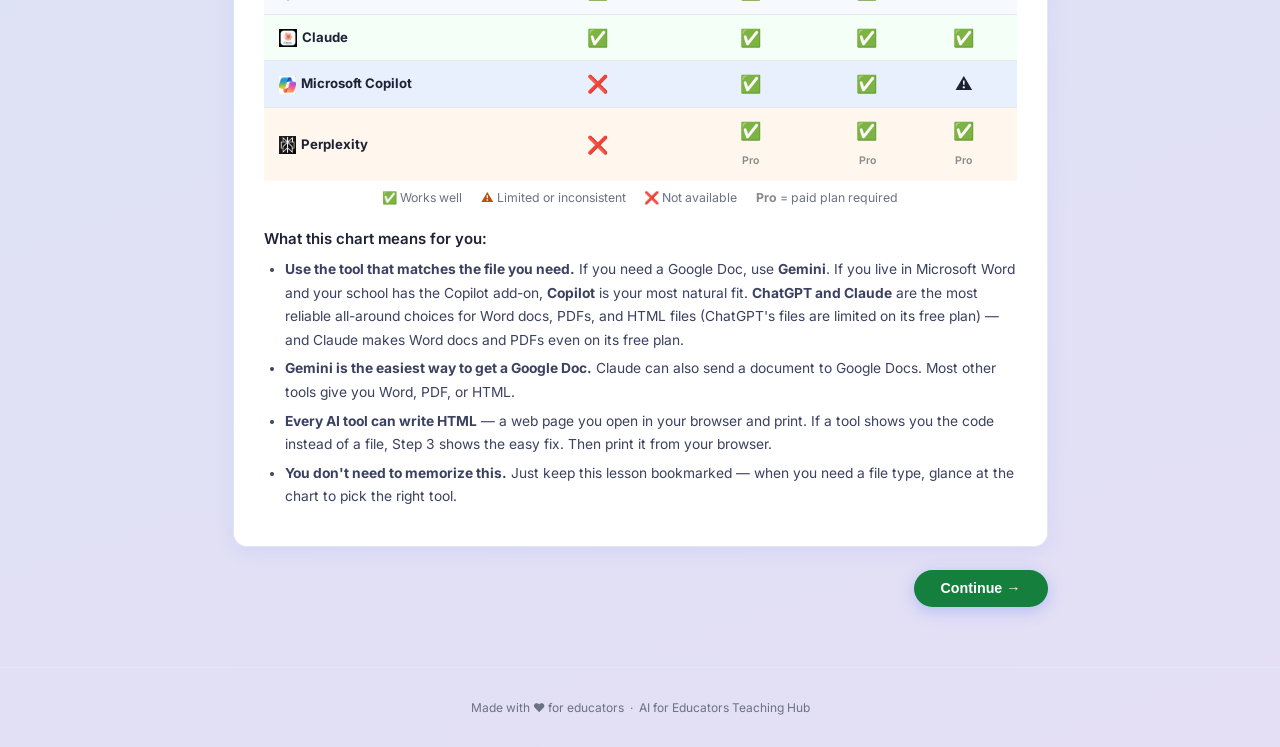
<file: lesson-5-print-save.html>
<!DOCTYPE html>
<html lang="en">
<head>
  <meta charset="UTF-8" />
  <meta name="viewport" content="width=device-width, initial-scale=1.0" />
  <script>if("scrollRestoration" in history) history.scrollRestoration = "manual";</script>
  <title>Lesson 5 — Save and Print | AI for Educators</title>
  <!-- the tab icon (11/17): the menu's "AI" logo; made by tools/make-icon.py -->
  <link rel="icon" type="image/png" sizes="32x32" href="icons/favicon-32.png?v=1">
  <link rel="icon" type="image/svg+xml" href="icons/favicon.svg?v=1">
  <link rel="apple-touch-icon" href="icons/apple-touch-icon.png?v=1">
  <link rel="preconnect" href="https://fonts.googleapis.com">
  <link rel="preconnect" href="https://fonts.gstatic.com" crossorigin>
  <link rel="stylesheet" href="https://fonts.googleapis.com/css2?family=Inter:wght@400;500;600;700&family=Nunito:wght@400;600;700;800&display=swap">
  <link rel="stylesheet" href="style.css?v=20261117b" />
  <script src="font-scale.js?v=20261116a"></script>
  <style>
    :root { --grad-a: #1a9e55; --grad-b: #0d7a8a; --ink-a: #15803d; }
    .prompt-card {
      background: #f8f9ff;
      border: 1px solid #dde2ff;
      border-radius: 10px;
      padding: 1rem 1.2rem;
      margin: .75rem 0;
    }
    .prompt-card .pc-label {
      font-size:.7rem; font-weight:700; letter-spacing:.07em; text-transform:uppercase;
      color:var(--brand); margin-bottom:.3rem; display:flex; justify-content:space-between; align-items:center;
    }
    .prompt-card code {
      font-size:.95rem; color:#1a2060; font-family:inherit;
      line-height:1.7; display:block; white-space:pre-wrap;
    }
    .copy-small { font-size:.72rem; font-weight:700; color:var(--brand); background:#eef1ff; border:none; border-radius:6px; padding:.2rem .55rem; cursor:pointer; }
    kbd {
      background: #eef1ff; color: var(--brand); border: 1px solid #c5c9ff;
      border-radius: 5px; padding: .1rem .4rem; font-size: .8rem; font-family: monospace;
    }
    .method-card {
      background: var(--card);
      border: 2px solid var(--border);
      border-radius: var(--radius);
      padding: 1.3rem 1.5rem;
      margin: 1rem 0;
    }
    .method-card.best { border-color: #2ecc71; background: #f4fff8; }
    .method-card.good { border-color: var(--brand); background: #f8f9ff; }
    .method-card h3 {
      font-family: 'Nunito', sans-serif;
      font-size: 1.05rem;
      font-weight: 800;
      margin-bottom: .5rem;
      display: flex;
      align-items: center;
      gap: .5rem;
    }
    .method-card p { font-size: .9rem; margin-bottom: .6rem; }
    .method-card .who { font-size: .75rem; font-weight: 700; text-transform: uppercase; letter-spacing: .06em; margin-bottom: .5rem; }
    .method-card.best .who { color: #1a7a47; }
    .method-card.good .who { color: var(--brand); }

  </style>
</head>
<body>

<nav>
  <a class="nav-logo" href="index.html"><span class="logo-mark">AI</span> for Educators</a>
  <button class="nav-toggle" aria-label="Toggle menu" onclick="this.parentElement.classList.toggle('nav-open')">☰</button>
  <ul class="nav-links">
    <li><a href="index.html">Home</a></li>
    <li><a href="lesson-0-basics.html"><span class="nl-word">Lesson </span>0<span class="nl-name"> · Basics</span></a></li>
    <li><a href="lesson-1-prompting.html"><span class="nl-word">Lesson </span>1<span class="nl-name"> · Prompts</span></a></li>
    <li><a href="lesson-2-assignments.html"><span class="nl-word">Lesson </span>2<span class="nl-name"> · Assignments</span></a></li>
    <li><a href="lesson-3-screenshots.html"><span class="nl-word">Lesson </span>3<span class="nl-name"> · Screenshots</span></a></li>
    <li><a href="lesson-4-images.html"><span class="nl-word">Lesson </span>4<span class="nl-name"> · Images</span></a></li>
    <li><a href="lesson-5-print-save.html" class="active"><span class="nl-word">Lesson </span>5<span class="nl-name"> · Save &amp; Print</span></a></li>
    <li><a href="lesson-6-websites.html"><span class="nl-word">Lesson </span>6<span class="nl-name"> · Websites</span></a></li>
  </ul>
</nav>

<section class="lesson-hero">
  <div class="lesson-num">Lesson 5 of 6</div>
  <h1>🖨️ Save and Print What AI Creates</h1>
  <p>The easiest ways to get AI content off the screen and into your hands — starting with the simplest method first.</p>
</section>

<div class="container">

  <div class="lesson-nav">
    <a href="index.html#lessons">🏠 All lessons</a>
    <div class="progress-dots">
      <div class="dot active"></div>
      <div class="dot"></div>
      <div class="dot"></div>
      <div class="dot"></div>
      <div class="dot"></div>
    </div>
  </div>

  <div id="lesson-steps">
    
    <!-- ============================================================ -->
    <!-- STEP 1: Intro                                               -->
    <!-- ============================================================ -->
    <div class="lesson-step active" id="step-1">
      <p class="step-label">Step 1 of 5 — Know Your File Types</p>

      <div class="callout" style="background:#f0fdf4;border:2px solid #22c55e;border-radius:10px;padding:.85rem 1.1rem;margin-bottom:1rem;">
        <strong>🚀 Before you begin:</strong> Open one of these in a new tab — you'll use it to practice saving and printing by the end of this lesson.<br><span style="display:inline-flex;gap:1.2rem;flex-wrap:wrap;margin-top:.5rem;align-items:center;">
          <a href="https://claude.ai" target="_blank" style="display:inline-flex;align-items:center;gap:.4rem;text-decoration:none;font-weight:700;color:var(--brand);"><img alt="" src="images/logo-claude.png" width="22" height="22" style="border-radius:5px;object-fit:contain;vertical-align:middle;"> Claude</a>
          <span style="color:var(--muted);font-size:.9rem;">or</span>
          <a href="https://chatgpt.com" target="_blank" style="display:inline-flex;align-items:center;gap:.4rem;text-decoration:none;font-weight:700;color:var(--brand);"><img alt="" src="images/logo-chatgpt.png" width="22" height="22" style="border-radius:5px;object-fit:contain;vertical-align:middle;"> ChatGPT</a>
          <span style="color:var(--muted);font-size:.9rem;">or</span>
          <a href="https://gemini.google.com" target="_blank" style="display:inline-flex;align-items:center;gap:.4rem;text-decoration:none;font-weight:700;color:var(--brand);"><img alt="" src="images/logo-gemini.png" width="22" height="22" style="border-radius:5px;object-fit:contain;vertical-align:middle;"> Gemini</a>
          <span style="color:var(--muted);font-size:.9rem;">or</span>
          <a href="https://copilot.microsoft.com" target="_blank" style="display:inline-flex;align-items:center;gap:.4rem;text-decoration:none;font-weight:700;color:var(--brand);"><img alt="" src="images/logo-copilot.png" width="22" height="22" style="border-radius:5px;object-fit:contain;vertical-align:middle;"> Copilot</a>
        </span>
        <div style="margin-top:.55rem;font-size:.88rem;color:#14532d;">🎁 <b>No teacher plan yet?</b> U.S. K-12 teachers can get one free: <a href="https://claude.ai/teachers" target="_blank" rel="noopener" style="color:inherit;font-weight:700;">Claude for Teachers</a> (sign up with your school email) or <a href="https://chatgpt.com/plans/k12-teachers" target="_blank" rel="noopener" style="color:inherit;font-weight:700;">ChatGPT for Teachers</a>.</div>
        <div style="margin-top:.55rem;font-size:.88rem;color:#14532d;">🔒 <b>Keep students private:</b> never type a student's name, ID number, grades, or IEP details into AI.</div>
      </div>

      <div class="lesson-section">
        <h2>📊 Which AI Tool Creates Which File Type?</h2>
        <div class="callout tip" style="margin:0 0 1rem;">
          <strong>✋ Good news — this is easier than you think.</strong> You don't have to figure out how to save anything yourself. <strong>Just ask AI to make the file for you</strong> — type something like <em>"Now make this into a Word doc"</em> and AI can hand you a download link. (If it shows you code instead, Step 3 shows the easy fix.) That's the method most teachers will use most of the time, and we'll walk through exactly how in the next step.
        </div>
        <p>Once AI creates something great for you, the next step is getting it into a format you can actually use — printed, shared, or saved as a file. Not every AI tool makes every kind of file. Here are the four kinds you'll see:</p>

        <h3 style="margin-top:1rem;">Quick guide to the four file types:</h3>
        <div style="display:grid;grid-template-columns:repeat(2,1fr);gap:.75rem;margin:.75rem 0 1rem;">
          <div style="background:#f4fff8;border:2px solid #22c55e;border-radius:12px;padding:.9rem 1rem;">
            <div style="font-weight:800;font-size:.95rem;color:#14532d;margin-bottom:.3rem;">📄 Google Doc</div>
            <div style="font-size:.82rem;color:#15803d;line-height:1.55;font-style:italic;margin-bottom:.4rem;">What it is: An online document that lives in your Google Drive. Like Microsoft Word but in a browser tab — you can open it from any computer, phone, or Chromebook just by signing in.</div>
            <div style="font-size:.82rem;color:#166534;line-height:1.55;"><strong>Good for:</strong> Easy editing, sharing with a link, working with Google schools. Free.</div>
          </div>
          <div style="background:#eff6ff;border:2px solid #3b82f6;border-radius:12px;padding:.9rem 1rem;">
            <div style="font-weight:800;font-size:.95rem;color:#1e3a8a;margin-bottom:.3rem;">📝 Word Doc (.docx)</div>
            <div style="font-size:.82rem;color:#1d4ed8;line-height:1.55;font-style:italic;margin-bottom:.4rem;">What it is: A Microsoft Word file — the kind you've probably opened a thousand times. The file name ends in <strong>.docx</strong>. Opens in the Word app on your computer.</div>
            <div style="font-size:.82rem;color:#1e40af;line-height:1.55;"><strong>Good for:</strong> Fully editable text — change wording, fonts, layout. Standard at Microsoft-based schools. Opens best in Microsoft Word (no Word? Google Docs can open it, and so can Pages on a Mac).</div>
          </div>
          <div style="background:#fef2f2;border:2px solid #ef4444;border-radius:12px;padding:.9rem 1rem;">
            <div style="font-weight:800;font-size:.95rem;color:#7f1d1d;margin-bottom:.3rem;">📕 PDF</div>
            <div style="font-size:.82rem;color:#b91c1c;line-height:1.55;font-style:italic;margin-bottom:.4rem;">What it is: Think of a PDF as a digital photocopy of a document. It looks identical everywhere — on a phone, a Chromebook, a printer — and nobody can accidentally mess up the layout.</div>
            <div style="font-size:.82rem;color:#991b1b;line-height:1.55;"><strong>Good for:</strong> Handouts, rubrics, and anything you want to look polished, locked, and final.</div>
          </div>
          <div style="background:#fff7ed;border:2px solid #fb923c;border-radius:12px;padding:.9rem 1rem;">
            <div style="font-weight:800;font-size:.95rem;color:#7c2d12;margin-bottom:.3rem;">🌐 HTML (web page + document in one)</div>
            <div style="font-size:.82rem;color:#c2410c;line-height:1.55;font-style:italic;margin-bottom:.4rem;">What it is: A <strong>two-in-one file</strong> — it's a real <strong>web page</strong> (double-click it and it opens in your browser like a website, with colors, columns, buttons, and graphics) <em>and</em> a <strong>printable document</strong> at the same time. Think of it as a worksheet that looks like a website on screen but prints clean on paper.</div>
            <div style="font-size:.82rem;color:#9a3412;line-height:1.55;"><strong>Good for:</strong> Polished, colorful designs that look great both on a screen and on paper — interactive quizzes, beautifully styled handouts, anchor charts with images. Works on every device with no app needed.</div>
          </div>
        </div>

        <p>Now that you know what each file type is, here's the honest breakdown of which AI tools create which:</p>

        <div style="overflow-x:auto;margin:1rem 0;">
          <table style="width:100%;border-collapse:collapse;font-size:.88rem;">
            <thead>
              <tr style="background:var(--brand);color:#fff;">
                <th style="padding:.6rem 1rem;text-align:left;border-radius:8px 0 0 0;">Tool</th>
                <th style="padding:.6rem 1rem;text-align:center;">Google Doc</th>
                <th style="padding:.6rem 1rem;text-align:center;">Word Doc</th>
                <th style="padding:.6rem 1rem;text-align:center;">PDF</th>
                <th style="padding:.6rem 1rem;text-align:center;border-radius:0 8px 0 0;">HTML</th>
              </tr>
            </thead>
            <tbody>
              <tr style="background:#f4fff8;border-bottom:1px solid var(--border);">
                <td style="padding:.6rem 1rem;font-weight:700;"><img src="images/logo-chatgpt.png" alt="ChatGPT" style="height:18px;vertical-align:middle;margin-right:.35rem;">ChatGPT</td>
                <td style="padding:.6rem 1rem;text-align:center;font-size:1.15rem;">⚠️</td>
                <td style="padding:.6rem 1rem;text-align:center;font-size:1.15rem;">✅</td>
                <td style="padding:.6rem 1rem;text-align:center;font-size:1.15rem;">✅</td>
                <td style="padding:.6rem 1rem;text-align:center;font-size:1.15rem;">✅</td>
              </tr>
              <tr style="background:#f8f9ff;border-bottom:1px solid var(--border);">
                <td style="padding:.6rem 1rem;font-weight:700;"><img src="images/logo-gemini.png" alt="Gemini" style="height:18px;vertical-align:middle;margin-right:.35rem;">Google Gemini</td>
                <td style="padding:.6rem 1rem;text-align:center;font-size:1.15rem;">✅</td>
                <td style="padding:.6rem 1rem;text-align:center;font-size:1.15rem;">✅</td>
                <td style="padding:.6rem 1rem;text-align:center;font-size:1.15rem;">✅</td>
                <td style="padding:.6rem 1rem;text-align:center;font-size:1.15rem;">⚠️</td>
              </tr>
              <tr style="background:#f4fff8;border-bottom:1px solid var(--border);">
                <td style="padding:.6rem 1rem;font-weight:700;"><img src="images/logo-claude.png" alt="Claude" style="height:18px;vertical-align:middle;margin-right:.35rem;">Claude</td>
                <td style="padding:.6rem 1rem;text-align:center;font-size:1.15rem;">✅</td>
                <td style="padding:.6rem 1rem;text-align:center;font-size:1.15rem;">✅</td>
                <td style="padding:.6rem 1rem;text-align:center;font-size:1.15rem;">✅</td>
                <td style="padding:.6rem 1rem;text-align:center;font-size:1.15rem;">✅</td>
              </tr>
              <tr style="background:#e8f0fe;border-bottom:1px solid var(--border);">
                <td style="padding:.6rem 1rem;font-weight:700;"><img src="images/logo-copilot.png" alt="Copilot" style="height:18px;vertical-align:middle;margin-right:.35rem;">Microsoft Copilot</td>
                <td style="padding:.6rem 1rem;text-align:center;font-size:1.15rem;">❌</td>
                <td style="padding:.6rem 1rem;text-align:center;font-size:1.15rem;">✅</td>
                <td style="padding:.6rem 1rem;text-align:center;font-size:1.15rem;">✅</td>
                <td style="padding:.6rem 1rem;text-align:center;font-size:1.15rem;">⚠️</td>
              </tr>
              <tr style="background:#fff7ed;">
                <td style="padding:.6rem 1rem;font-weight:700;"><img src="images/logo-perplexity.png" alt="Perplexity" style="height:18px;vertical-align:middle;margin-right:.35rem;">Perplexity</td>
                <td style="padding:.6rem 1rem;text-align:center;font-size:1.15rem;">❌</td>
                <td style="padding:.6rem 1rem;text-align:center;font-size:1.15rem;">✅<br><span style="font-size:.7rem;color:#888;font-weight:600;">Pro</span></td>
                <td style="padding:.6rem 1rem;text-align:center;font-size:1.15rem;">✅<br><span style="font-size:.7rem;color:#888;font-weight:600;">Pro</span></td>
                <td style="padding:.6rem 1rem;text-align:center;font-size:1.15rem;">✅<br><span style="font-size:.7rem;color:#888;font-weight:600;">Pro</span></td>
              </tr>
            </tbody>
          </table>
        </div>

        <div style="display:flex;flex-wrap:wrap;gap:1.25rem;font-size:.82rem;color:var(--muted);margin:-.5rem 0 1rem;justify-content:center;">
          <span><strong style="color:#1a7a47;">✅</strong> Works well</span>
          <span><strong style="color:#b45309;">⚠️</strong> Limited or inconsistent</span>
          <span><strong style="color:#b91c1c;">❌</strong> Not available</span>
          <span><strong style="color:#888;">Pro</strong> = paid plan required</span>
        </div>

        <h3>What this chart means for you:</h3>
        <ul style="font-size:.92rem;line-height:1.7;">
          <li><strong>Use the tool that matches the file you need.</strong> If you need a Google Doc, use <strong>Gemini</strong>. If you live in Microsoft Word and your school has the Copilot add-on, <strong>Copilot</strong> is your most natural fit. <strong>ChatGPT and Claude</strong> are the most reliable all-around choices for Word docs, PDFs, and HTML files (ChatGPT's files are limited on its free plan) — and Claude makes Word docs and PDFs even on its free plan.</li>
          <li><strong>Gemini is the easiest way to get a Google Doc.</strong> Claude can also send a document to Google Docs. Most other tools give you Word, PDF, or HTML.</li>
          <li><strong>Every AI tool can write HTML</strong> — a web page you open in your browser and print. If a tool shows you the code instead of a file, Step 3 shows the easy fix. Then print it from your browser.</li>
          <li><strong>You don't need to memorize this.</strong> Just keep this lesson bookmarked — when you need a file type, glance at the chart to pick the right tool.</li>
        </ul>
      </div>

      <div class="step-nav step-nav-solo">
        <button class="btn-next" onclick="goToStep(2)">Continue →</button>
      </div>
    </div><!-- /step-1 -->

    <!-- ============================================================ -->
    <!-- STEP 2: Method 1 — Ask AI for the File                      -->
    <!-- ============================================================ -->
    <div class="lesson-step" id="step-2">
      <p class="step-label">Step 2 of 5 — Method 1: Ask AI for the File</p>

      <div class="lesson-section">
        <h2>⭐ Method 1 — Just Ask AI to Create the File</h2>
        <p>This is the easiest approach, and it's probably what you'll use most. After AI gives you a response, you can ask it to put everything into a Word document, Google Doc, or PDF — fully formatted and ready to print.</p>

        <ol style="font-size:.93rem;line-height:1.85;padding-left:1.4rem;margin:0 0 1rem;">
          <li>Use AI to create your content first — a quiz, rubric, lesson plan, or anything else.</li>
          <li>Once AI gives you the response, left-click <strong>Copy</strong> on one of the prompts below and paste it into the same chat.</li>
          <li>Replace any <strong>[brackets]</strong> with your specifics, then hit Enter.</li>
          <li>AI will generate the file and show you a <strong>download link</strong> or button in the chat. Left-click it.</li>
          <li>The file saves to your <strong>Downloads folder</strong>. Open it, review it, and print or share.</li>
        </ol>

        <div class="choice-picker" data-group="tool" role="group" aria-label="Pick the AI tool you use">
          <span class="choice-label">Which AI tool do you use?</span>
          <button type="button" class="choice-btn" data-show="tool-claude"><img src="images/logo-claude.png" alt="" style="height:18px;border-radius:4px;"> Claude</button>
          <button type="button" class="choice-btn" data-show="tool-chatgpt"><img src="images/logo-chatgpt.png" alt="" style="height:18px;border-radius:4px;"> ChatGPT</button>
          <button type="button" class="choice-btn" data-show="tool-gemini"><img src="images/logo-gemini.png" alt="" style="height:18px;border-radius:4px;"> Gemini</button>
          <button type="button" class="choice-btn" data-show="tool-copilot"><img src="images/logo-copilot.png" alt="" style="height:18px;border-radius:4px;"> Copilot</button>
        </div>

        <div class="method-card best choice-panel" data-group="tool" id="tool-claude">
          <div class="who"><img src="images/logo-claude.png" alt="Claude" style="height:18px;vertical-align:middle;margin-right:.35rem;">✅ Easy to download — Claude <span style="font-size:.8rem;font-weight:400;opacity:.8;">· All plans, including free (Word docs, PDFs, and HTML)</span></div>
          <h3><img src="images/logo-claude.png" alt="Claude" style="height:18px;vertical-align:middle;margin-right:.35rem;">Ask Claude for a Word doc, PDF, or HTML file</h3>
          <p>Claude gives you the file right in the chat — left-click it to download, and it's yours. <strong>Word docs, PDFs, and HTML files all work on the free plan</strong>, and HTML files print beautifully from any browser.</p>
          <div class="prompt-card" style="background:#fff;">
            <div class="pc-label">Ask for a Word doc <button class="copy-small" onclick="copyCard(this)">Copy</button></div>
            <code>Please create this as a Word document — clean and print-ready, with a title at the top, a Name/Date line, numbered questions with writing space, and an answer key at the end.</code>
          </div>
          <div class="prompt-card" style="background:#fff;">
            <div class="pc-label">Ask for a PDF <button class="copy-small" onclick="copyCard(this)">Copy</button></div>
            <code>Please create this as a downloadable PDF — clean and print-ready, with a title at the top, a Name/Date line, numbered questions with writing space, and an answer key at the end.</code>
          </div>
          <div class="prompt-card" style="background:#fff;">
            <div class="pc-label">Ask for an HTML file <button class="copy-small" onclick="copyCard(this)">Copy</button></div>
            <code>Please create this as a printable HTML file — clean layout, title at the top, Name and Date line, numbered questions with writing space, and an answer key at the end.</code>
          </div>
          <p style="font-size:.85rem;color:#2c3780;">Claude will give you the file right in the chat. Left-click the link or attachment to download it, then open and print. (Asked for a web page? It may open in a panel beside the chat instead — Step 3 shows how to save it.)</p>
        </div>

        <div class="method-card good choice-panel" data-group="tool" id="tool-chatgpt">
          <div class="who"><img src="images/logo-chatgpt.png" alt="ChatGPT" style="height:18px;vertical-align:middle;margin-right:.35rem;">✅ ChatGPT (Word docs, PDFs, and HTML files — limited on the free plan)</div>
          <h3><img src="images/logo-chatgpt.png" alt="ChatGPT" style="height:18px;vertical-align:middle;margin-right:.35rem;">Ask ChatGPT for a Word doc, PDF, or HTML file</h3>
          <p>ChatGPT can make a real file and give you a download link to left-click — no copy-paste needed. (It's limited on the free plan. If you get code instead, Step 3 shows the easy fix.)</p>
          <div class="prompt-card" style="background:#fff;border-color:#b8e8ca;">
            <div class="pc-label">Ask for a Word doc <button class="copy-small" onclick="copyCard(this)">Copy</button></div>
            <code>Please create a downloadable Word document of this quiz. Format it with a title at the top, a Name and Date line, numbered questions with space to write answers, and an answer key on the last page.</code>
          </div>
          <div class="prompt-card" style="background:#fff;border-color:#b8e8ca;">
            <div class="pc-label">Ask for a PDF <button class="copy-small" onclick="copyCard(this)">Copy</button></div>
            <code>Please create a downloadable PDF of this rubric. Format it as a clean table with the assignment title at the top and a space for the student's name.</code>
          </div>
          <div class="prompt-card" style="background:#fff;border-color:#b8e8ca;">
            <div class="pc-label">Ask for an HTML file <button class="copy-small" onclick="copyCard(this)">Copy</button></div>
            <code>Please create this as a printable HTML file — clean layout, title at the top, Name and Date line, numbered questions with writing space, and an answer key at the end.</code>
          </div>
          <p style="font-size:.85rem;color:#1a5a30;">When it works, ChatGPT shows a <strong>download link</strong> in the chat — it looks like a blue underlined filename (e.g., <em>quiz.docx</em> or <em>rubric.pdf</em>) or a button that says "Download." Left-click it and the file goes straight to your Downloads folder. Open and print.</p>
        </div>

        <div class="method-card good choice-panel" data-group="tool" id="tool-gemini">
          <div class="who"><img src="images/logo-gemini.png" alt="Gemini" style="height:18px;vertical-align:middle;margin-right:.35rem;">✅ Google Gemini (easiest option for Google Docs)</div>
          <h3><img src="images/logo-gemini.png" alt="Gemini" style="height:18px;vertical-align:middle;margin-right:.35rem;">Ask Gemini to create a Google Doc or HTML file</h3>
          <p>Gemini's superpower is Google Docs — it can push a document directly into your Google Drive with one left-click, already formatted and ready to print. If your school uses Google tools, this is the smoothest way to do it.</p>
          <div class="prompt-card" style="background:#fff;">
            <div class="pc-label">Ask for a Google Doc <button class="copy-small" onclick="copyCard(this)">Copy</button></div>
            <code>Please create this as a Google Doc I can open and print. Format it with a title, a Name and Date line, numbered questions with writing space, and an answer key at the bottom.</code>
          </div>
          <div class="prompt-card" style="background:#fff;">
            <div class="pc-label">Ask for an HTML file <button class="copy-small" onclick="copyCard(this)">Copy</button></div>
            <code>Please create this as a printable HTML file — clean layout, title at the top, Name and Date line, numbered questions with writing space, and an answer key at the end.</code>
          </div>
          <p style="font-size:.85rem;color:#2c3780;">Gemini will create the Google Doc in your Drive — just open it and print. Gemini can also make Word docs and PDFs you download right from the chat — just ask. If you ask for HTML, Gemini may show you the code instead of a file — Step 3 shows the easy fix.</p>
        </div>

        <div class="method-card good choice-panel" data-group="tool" id="tool-copilot" style="border-color:#0078d4;background:#f0f6ff;">
          <div class="who" style="color:#0078d4;"><img src="images/logo-copilot.png" alt="Copilot" style="height:18px;vertical-align:middle;margin-right:.35rem;">✅ Microsoft Copilot — works right inside Word (with your school's Copilot add-on) <span style="font-size:.8rem;font-weight:400;opacity:.8;">· Can also produce PDFs (HTML may come as code — Step 3 has the fix)</span></div>
          <h3><img src="images/logo-copilot.png" alt="Copilot" style="height:18px;vertical-align:middle;margin-right:.35rem;">Ask Copilot for a Word doc or PDF</h3>
          <p>If your school pays for the Microsoft 365 Copilot add-on, Copilot can create Word documents right inside Microsoft Word. Without the add-on, use Copilot at copilot.microsoft.com in any browser.</p>
          <div class="prompt-card" style="background:#fff;">
            <div class="pc-label">Ask for a Word doc <button class="copy-small" onclick="copyCard(this)">Copy</button></div>
            <code>Please create this as a Word document — clean and print-ready, with a title at the top, a Name/Date line, numbered questions with writing space, and an answer key at the end.</code>
          </div>
          <div class="prompt-card" style="background:#fff;">
            <div class="pc-label">Ask for a PDF <button class="copy-small" onclick="copyCard(this)">Copy</button></div>
            <code>Please create this as a downloadable PDF — clean and print-ready, with a title at the top, a Name/Date line, numbered questions with writing space, and an answer key at the end.</code>
          </div>
          <p style="font-size:.85rem;color:#0050a0;">Copilot will give you a downloadable file right in the chat. If you have Microsoft 365 Copilot in Word, you can even generate it there and it opens directly in Word — ready to print or share via Teams.</p>
        </div>

        <div class="callout warn">
          <strong>🔍 What about Perplexity?</strong> Perplexity is a fantastic research and image generation tool (see Lesson 4!), and its paid plans (including the $10/month Education Pro) can now make Word docs, PDFs, and HTML files too. On Perplexity's free plan, stick with Claude, ChatGPT, Gemini, or Copilot for saving and printing.
        </div>
      </div>

      <div class="step-nav">
        <button class="btn-back" onclick="goToStep(1)">← Back</button>
        <button class="btn-next" onclick="goToStep(3)">Continue →</button>
      </div>
    </div><!-- /step-2 -->

    <!-- ============================================================ -->
    <!-- STEP 3: Printing from HTML                                  -->
    <!-- ============================================================ -->
    <div class="lesson-step" id="step-3">
      <p class="step-label">Step 3 of 5 — Method 2: Print from HTML</p>

      <div class="lesson-section">
        <h2>🌐 Method 2 — Printing Directly from an HTML File</h2>
        <p>This is a method most teachers don't know about — and once you try it, you may never go back to Word docs for certain things.</p>
        <p>When AI creates a worksheet, quiz, or handout as an <strong>HTML file</strong> (a web page file), you can open it in any browser and print it directly. No Word, no Google Docs, no formatting to fix.</p>

        <h3 style="margin-top:1.25rem;">Pros and cons of printing HTML files:</h3>
        <div class="two-col" style="gap:.75rem;margin:.75rem 0 1rem;">
          <div style="background:#f0fdf4;border:2px solid #22c55e;border-radius:12px;padding:1rem 1.1rem;">
            <div style="font-weight:800;font-size:.9rem;color:#14532d;margin-bottom:.5rem;">✅ Pros</div>
            <ul style="margin:0;padding-left:1.1rem;font-size:.86rem;color:#166534;line-height:1.65;">
              <li><strong>Looks the same every time</strong> — no font shifts, no weird margins, no layout surprises.</li>
              <li><strong>No app needed</strong> — opens in any browser on any device (school computer, Chromebook, laptop).</li>
              <li><strong>Faster to share</strong> — send it to a colleague and it looks identical on their screen.</li>
              <li><strong>No accidental edits</strong> — students can't mess with the formatting if you hand it out digitally.</li>
              <li><strong>Beautifully designed</strong> — columns, boxes, color sections, and tables come out clean (painful to do manually in Word).</li>
            </ul>
          </div>
          <div style="background:#fff7ed;border:2px solid #fb923c;border-radius:12px;padding:1rem 1.1rem;">
            <div style="font-weight:800;font-size:.9rem;color:#7c2d12;margin-bottom:.5rem;">⚠️ Cons</div>
            <ul style="margin:0;padding-left:1.1rem;font-size:.86rem;color:#9a3412;line-height:1.65;">
              <li><strong>Not editable like a Word doc</strong> — if you want to tweak wording later, you'll need to ask AI for a new version.</li>
              <li><strong>Extra step the first time</strong> — you have to open the file in a browser, then press Ctrl+P (Cmd+P on a Mac) to print (instead of printing from Word).</li>
              <li><strong>Backgrounds may not print by default</strong> — colored boxes and section backgrounds might come out white unless you enable "Background graphics" in the print dialog (the print window that opens when you press Ctrl+P, or Cmd+P on a Mac).</li>
              <li><strong>Looks like a webpage on screen</strong> — students sometimes assume it's a website link, not a printable document. A quick "this is a worksheet to print" helps.</li>
              <li><strong>Some schools block .html files</strong> in email attachments. Print first, or share through Google Classroom or Teams.</li>
            </ul>
          </div>
        </div>

        <h3>See the difference for yourself:</h3>
        <p style="font-size:.9rem;color:var(--muted);margin-bottom:1rem;">Same content — two very different results. The left is what you get copying AI text into Word. The right is what an AI-generated HTML file looks like.</p>

        <!-- BEFORE / AFTER #1 — Quiz -->
        <div style="display:grid;grid-template-columns:1fr 1fr;gap:1rem;margin-bottom:1.5rem;">

          <!-- BEFORE -->
          <div style="border:2px solid #d0d0d0;border-radius:10px;overflow:hidden;">
            <div style="background:#e8e8e8;padding:.45rem .75rem;font-size:.7rem;font-weight:700;letter-spacing:.07em;text-transform:uppercase;color:#666;">📄 Pasted into Word / Google Docs</div>
            <div style="padding:1rem;background:#fff;font-family:'Times New Roman',serif;font-size:.78rem;line-height:1.7;color:#111;">
              <p style="font-weight:bold;margin:0 0 .4rem;">Name: _________________ Date: _______</p>
              <p style="font-weight:bold;margin:0 0 .6rem;">The Water Cycle Quiz</p>
              <p style="margin:0 0 .4rem;">1. What happens during evaporation?</p>
              <p style="margin:0 0 .8rem;">_____________________________________</p>
              <p style="margin:0 0 .4rem;">2. What causes clouds to form?</p>
              <p style="margin:0 0 .8rem;">_____________________________________</p>
              <p style="margin:0 0 .4rem;">3. Name two forms of precipitation.</p>
              <p style="margin:0 0 .8rem;">_____________________________________</p>
              <p style="margin:0 0 .4rem;">4. Where does runoff water eventually go?</p>
              <p style="margin:0 0 .2rem;">_____________________________________</p>
            </div>
          </div>

          <!-- AFTER -->
          <div style="border:2px solid #4f6ef7;border-radius:10px;overflow:hidden;">
            <div style="background:#4f6ef7;padding:.45rem .75rem;font-size:.7rem;font-weight:700;letter-spacing:.07em;text-transform:uppercase;color:#fff;">✨ AI-Generated HTML File</div>
            <div style="padding:1rem;background:#fff;font-size:.78rem;line-height:1.6;color:#111;">
              <div style="background:#1a9e55;color:white;border-radius:7px;padding:.5rem .75rem;margin-bottom:.75rem;">
                <div style="font-weight:800;font-size:.88rem;letter-spacing:.02em;">THE WATER CYCLE QUIZ</div>
                <div style="font-size:.7rem;opacity:.85;margin-top:.15rem;">Name: _________________ &nbsp;|&nbsp; Date: _________</div>
              </div>
              <div style="display:flex;flex-direction:column;gap:.5rem;">
                <div style="background:#f4fff8;border-left:3px solid #1a9e55;border-radius:0 6px 6px 0;padding:.4rem .6rem;">
                  <div style="font-weight:700;font-size:.75rem;color:#1a7a47;margin-bottom:.2rem;">Question 1</div>
                  <div style="font-size:.76rem;">What happens during evaporation?</div>
                  <div style="border-bottom:1px solid #c0e0cc;margin-top:.4rem;"></div>
                </div>
                <div style="background:#f4fff8;border-left:3px solid #1a9e55;border-radius:0 6px 6px 0;padding:.4rem .6rem;">
                  <div style="font-weight:700;font-size:.75rem;color:#1a7a47;margin-bottom:.2rem;">Question 2</div>
                  <div style="font-size:.76rem;">What causes clouds to form?</div>
                  <div style="border-bottom:1px solid #c0e0cc;margin-top:.4rem;"></div>
                </div>
                <div style="background:#f4fff8;border-left:3px solid #1a9e55;border-radius:0 6px 6px 0;padding:.4rem .6rem;">
                  <div style="font-weight:700;font-size:.75rem;color:#1a7a47;margin-bottom:.2rem;">Question 3</div>
                  <div style="font-size:.76rem;">Name two forms of precipitation.</div>
                  <div style="border-bottom:1px solid #c0e0cc;margin-top:.4rem;"></div>
                </div>
                <div style="background:#f4fff8;border-left:3px solid #1a9e55;border-radius:0 6px 6px 0;padding:.4rem .6rem;">
                  <div style="font-weight:700;font-size:.75rem;color:#1a7a47;margin-bottom:.2rem;">Question 4</div>
                  <div style="font-size:.76rem;">Where does runoff water eventually go?</div>
                  <div style="border-bottom:1px solid #c0e0cc;margin-top:.4rem;"></div>
                </div>
              </div>
            </div>
          </div>
        </div>

        <!-- BEFORE / AFTER #2 — Vocabulary Sheet -->
        <div class="two-col" style="margin:0 0 1.25rem;">

          <!-- BEFORE -->
          <div style="border:2px solid #d0d0d0;border-radius:10px;overflow:hidden;">
            <div style="background:#e8e8e8;padding:.45rem .75rem;font-size:.7rem;font-weight:700;letter-spacing:.07em;text-transform:uppercase;color:#666;">📄 Pasted into Word / Google Docs</div>
            <div style="padding:1rem;background:#fff;font-family:'Times New Roman',serif;font-size:.78rem;line-height:1.8;color:#111;">
              <p style="font-weight:bold;margin:0 0 .5rem;">Vocabulary — Chapter 4</p>
              <p style="margin:0 0 .2rem;"><span style="font-weight:bold;">Ecosystem</span> - A community of living things and their environment.</p>
              <p style="margin:0 0 .2rem;"><span style="font-weight:bold;">Producer</span> - An organism that makes its own food using sunlight.</p>
              <p style="margin:0 0 .2rem;"><span style="font-weight:bold;">Consumer</span> - An organism that eats other organisms for energy.</p>
              <p style="margin:0 0 .2rem;"><span style="font-weight:bold;">Decomposer</span> - An organism that breaks down dead material.</p>
              <p style="margin:0 0 .2rem;"><span style="font-weight:bold;">Food Web</span> - A diagram showing how energy moves through an ecosystem.</p>
            </div>
          </div>

          <!-- AFTER -->
          <div style="border:2px solid #4f6ef7;border-radius:10px;overflow:hidden;">
            <div style="background:#4f6ef7;padding:.45rem .75rem;font-size:.7rem;font-weight:700;letter-spacing:.07em;text-transform:uppercase;color:#fff;">✨ AI-Generated HTML File</div>
            <div style="padding:1rem;background:#f8f9ff;font-size:.78rem;line-height:1.5;color:#111;">
              <div style="background:#4f6ef7;color:white;border-radius:7px;padding:.5rem .75rem;margin-bottom:.75rem;font-weight:800;font-size:.85rem;letter-spacing:.02em;">VOCABULARY — CHAPTER 4</div>
              <div style="display:flex;flex-direction:column;gap:.45rem;">
                <div style="background:#fff;border:1px solid #dde2ff;border-radius:7px;padding:.45rem .65rem;display:flex;gap:.6rem;align-items:flex-start;">
                  <div style="background:#4f6ef7;color:white;border-radius:5px;padding:.15rem .45rem;font-size:.68rem;font-weight:800;white-space:nowrap;flex-shrink:0;">Ecosystem</div>
                  <div style="font-size:.75rem;color:#2a3060;">A community of living things and their environment.</div>
                </div>
                <div style="background:#fff;border:1px solid #dde2ff;border-radius:7px;padding:.45rem .65rem;display:flex;gap:.6rem;align-items:flex-start;">
                  <div style="background:#1a9e55;color:white;border-radius:5px;padding:.15rem .45rem;font-size:.68rem;font-weight:800;white-space:nowrap;flex-shrink:0;">Producer</div>
                  <div style="font-size:.75rem;color:#2a3060;">An organism that makes its own food using sunlight.</div>
                </div>
                <div style="background:#fff;border:1px solid #dde2ff;border-radius:7px;padding:.45rem .65rem;display:flex;gap:.6rem;align-items:flex-start;">
                  <div style="background:#e67e22;color:white;border-radius:5px;padding:.15rem .45rem;font-size:.68rem;font-weight:800;white-space:nowrap;flex-shrink:0;">Consumer</div>
                  <div style="font-size:.75rem;color:#2a3060;">An organism that eats other organisms for energy.</div>
                </div>
                <div style="background:#fff;border:1px solid #dde2ff;border-radius:7px;padding:.45rem .65rem;display:flex;gap:.6rem;align-items:flex-start;">
                  <div style="background:#8e44ad;color:white;border-radius:5px;padding:.15rem .45rem;font-size:.68rem;font-weight:800;white-space:nowrap;flex-shrink:0;">Decomposer</div>
                  <div style="font-size:.75rem;color:#2a3060;">An organism that breaks down dead material.</div>
                </div>
                <div style="background:#fff;border:1px solid #dde2ff;border-radius:7px;padding:.45rem .65rem;display:flex;gap:.6rem;align-items:flex-start;">
                  <div style="background:#2980b9;color:white;border-radius:5px;padding:.15rem .45rem;font-size:.68rem;font-weight:800;white-space:nowrap;flex-shrink:0;">Food Web</div>
                  <div style="font-size:.75rem;color:#2a3060;">A diagram showing how energy moves through an ecosystem.</div>
                </div>
              </div>
            </div>
          </div>
        </div>

        <h3>How to print an HTML file:</h3>
        <div style="display:flex;flex-direction:column;gap:.65rem;margin-top:.5rem;">
          <p style="margin:0;font-size:.92rem;line-height:1.7;color:#3b4160;"><span style="display:inline-flex;align-items:center;justify-content:center;width:1.7rem;height:1.7rem;background:var(--brand);border-radius:50%;color:white;font-weight:700;font-size:.82rem;margin-right:.6rem;vertical-align:middle;flex-shrink:0;">1</span>Ask your AI to create the worksheet or handout <strong style="color:#1a2060;">"as an HTML file."</strong></p>
          <p style="margin:0;font-size:.92rem;line-height:1.7;color:#3b4160;"><span style="display:inline-flex;align-items:center;justify-content:center;width:1.7rem;height:1.7rem;background:var(--brand);border-radius:50%;color:white;font-weight:700;font-size:.82rem;margin-right:.6rem;vertical-align:middle;flex-shrink:0;">2</span><strong style="color:#1a2060;">Get the file.</strong> What you see next depends on which AI you used:</p>
          <div class="two-col" style="gap:.5rem;margin:0 0 .25rem 2.3rem;">
            <div style="background:#f0fdf4;border:1px solid #86efac;border-radius:8px;padding:.6rem .8rem;font-size:.82rem;color:#166534;line-height:1.5;"><strong>Claude:</strong> The page opens in a panel beside the chat (called an <em>Artifact</em>). Left-click the page's title at the top of that panel, then <strong>Export</strong> → <strong>HTML</strong> — or just ask Claude: <em>"Give me this as a downloadable HTML file."</em></div>
            <div style="background:#f0fdf4;border:1px solid #86efac;border-radius:8px;padding:.6rem .8rem;font-size:.82rem;color:#166534;line-height:1.5;"><strong>ChatGPT:</strong> A download link may appear in the chat — it looks like a blue filename (<em>worksheet.html</em>). Left-click to download.</div>
            <div style="background:#fff7ed;border:1px solid #fdba74;border-radius:8px;padding:.6rem .8rem;font-size:.82rem;color:#9a3412;line-height:1.5;"><strong>Gemini, Copilot, Perplexity (or sometimes ChatGPT):</strong> You may see the page's code (or a preview) instead of a download link — if so, save the file yourself (steps below).</div>
            <div style="background:#fff7ed;border:1px solid #fdba74;border-radius:8px;padding:.6rem .8rem;font-size:.82rem;color:#9a3412;line-height:1.5;"><strong>Tip:</strong> You can also ask any AI <em>"Can you give me a download link for that?"</em> — it works in Claude; other tools may just give you the code again.</div>
          </div>

          <div style="margin-left:2.3rem;background:#fef3c7;border:1.5px solid #f59e0b;border-radius:10px;padding:.85rem 1rem;margin-bottom:.5rem;">
            <div style="font-weight:800;font-size:.85rem;color:#7c2d12;margin-bottom:.4rem;">🛠️ When AI shows you code instead of a download link</div>
            <div style="font-size:.82rem;color:#7c2d12;line-height:1.55;margin-bottom:.6rem;"><strong>You'll need to do this when an AI shows you the HTML code instead of a downloadable file</strong> — this can happen with ChatGPT, Gemini, Copilot, or Perplexity. It's easy to fix:</div>
            <div style="font-size:.82rem;color:#7c2d12;line-height:1.55;margin-bottom:.6rem;"><strong>✅ Easiest way, on any computer:</strong> left-click <strong>Copy code</strong>, open Claude, paste it in, and type: <em>"Give me this as a downloadable HTML file."</em> Then left-click the file Claude gives you to download it.</div>
            <details class="plan-fold" style="margin-top:.2rem;"><summary>Prefer to save it yourself? Use Notepad or TextEdit (not on a Chromebook)</summary>
<ol style="font-size:.85rem;color:#7c2d12;line-height:1.65;padding-left:1.3rem;margin:0;">
              <li>At the top of the code block in the chat, left-click the <strong>Copy code</strong> button (sometimes labeled <strong>📋</strong>). This copies the entire HTML to your clipboard.</li>
              <li>Open a <strong>plain-text editor</strong> <em style="color:#9a3412;">(a basic notepad-style app for plain typing — no fonts or formatting, which is what you need for HTML)</em>:
                <ul style="margin:.2rem 0;padding-left:1.1rem;">
                  <li><strong><svg width="14" height="14" viewBox="0 0 24 24" style="vertical-align:middle;margin-right:.3rem;flex-shrink:0;display:inline-block;" aria-label="Windows"><path fill="#00a4ef" d="M2 4.5l8.5-1.2v8.4H2zM2 19.5l8.5 1.2v-8.3H2zM11.4 3.2L22 1.7v9.9H11.4zM11.4 12.4H22v9.9l-10.6-1.5z"/></svg>Windows:</strong> press the Windows key, type <em>Notepad</em>, and hit Enter.</li>
                  <li><strong><svg width="14" height="14" viewBox="0 0 24 24" style="vertical-align:middle;margin-right:.3rem;flex-shrink:0;display:inline-block;" aria-label="Apple"><path fill="#1a1a1a" d="M17.05 12.07c-.02-2.65 2.16-3.93 2.26-3.99-1.23-1.81-3.16-2.06-3.84-2.08-1.62-.16-3.16.96-3.99.96-.83 0-2.09-.94-3.45-.91-1.77.03-3.41 1.03-4.32 2.62-1.85 3.21-.47 7.94 1.32 10.53.88 1.27 1.93 2.7 3.3 2.65 1.33-.05 1.83-.86 3.43-.86 1.6 0 2.06.86 3.45.83 1.43-.02 2.33-1.29 3.2-2.57 1.01-1.48 1.43-2.91 1.46-2.99-.03-.01-2.8-1.07-2.82-4.25zm-2.62-7.81C15.18 3.42 15.71 2.26 15.57 1c-1.06.04-2.35.71-3.13 1.54-.69.74-1.3 1.93-1.14 3.16 1.19.09 2.4-.6 3.13-1.44z"/></svg>Mac:</strong> press <kbd>Cmd</kbd>+<kbd>Space</kbd>, type <em>TextEdit</em>, and hit Enter. Once it opens, go to <strong>Format → Make Plain Text</strong> (very important — rich text, the kind with fonts and styles, won't work).</li>
                </ul>
              </li>
              <li>Left-click inside the empty document, then right-click and choose <strong>Paste</strong> (or press <kbd>Ctrl</kbd>+<kbd>V</kbd> / <kbd>Cmd</kbd>+<kbd>V</kbd>). You'll see a wall of HTML code appear — that's expected.</li>
              <li>Save the file:
                <ul style="margin:.2rem 0;padding-left:1.1rem;">
                  <li>Press <kbd>Ctrl</kbd>+<kbd>S</kbd> (Windows) or <kbd>Cmd</kbd>+<kbd>S</kbd> (Mac).</li>
                  <li>In the filename box, type a name ending in <strong>.html</strong> — for example, <em>worksheet.html</em>.</li>
                  <li><strong><svg width="14" height="14" viewBox="0 0 24 24" style="vertical-align:middle;margin-right:.3rem;flex-shrink:0;display:inline-block;" aria-label="Windows"><path fill="#00a4ef" d="M2 4.5l8.5-1.2v8.4H2zM2 19.5l8.5 1.2v-8.3H2zM11.4 3.2L22 1.7v9.9H11.4zM11.4 12.4H22v9.9l-10.6-1.5z"/></svg>Windows Notepad:</strong> change "Save as type" to <strong>All Files</strong> so it doesn't add <em>.txt</em> on the end.</li>
                  <li><strong><svg width="14" height="14" viewBox="0 0 24 24" style="vertical-align:middle;margin-right:.3rem;flex-shrink:0;display:inline-block;" aria-label="Apple"><path fill="#1a1a1a" d="M17.05 12.07c-.02-2.65 2.16-3.93 2.26-3.99-1.23-1.81-3.16-2.06-3.84-2.08-1.62-.16-3.16.96-3.99.96-.83 0-2.09-.94-3.45-.91-1.77.03-3.41 1.03-4.32 2.62-1.85 3.21-.47 7.94 1.32 10.53.88 1.27 1.93 2.7 3.3 2.65 1.33-.05 1.83-.86 3.43-.86 1.6 0 2.06.86 3.45.83 1.43-.02 2.33-1.29 3.2-2.57 1.01-1.48 1.43-2.91 1.46-2.99-.03-.01-2.8-1.07-2.82-4.25zm-2.62-7.81C15.18 3.42 15.71 2.26 15.57 1c-1.06.04-2.35.71-3.13 1.54-.69.74-1.3 1.93-1.14 3.16 1.19.09 2.4-.6 3.13-1.44z"/></svg>Mac TextEdit:</strong> if it asks which ending to use, left-click <strong>"Use .html."</strong></li>
                </ul>
              </li>
              <li>Choose where to save it (Desktop or Downloads works great) and left-click <strong>Save</strong>. Your file is ready — go on to number 3 below.</li>
            </ol>
</details>
          </div>
          <p style="margin:0;font-size:.92rem;line-height:1.7;color:#3b4160;"><span style="display:inline-flex;align-items:center;justify-content:center;width:1.7rem;height:1.7rem;background:var(--brand);border-radius:50%;color:white;font-weight:700;font-size:.82rem;margin-right:.6rem;vertical-align:middle;flex-shrink:0;">3</span>Double-click the file — it opens automatically in your browser (Chrome, Safari, or Edge).</p>
          <p style="margin:0;font-size:.92rem;line-height:1.7;color:#3b4160;"><span style="display:inline-flex;align-items:center;justify-content:center;width:1.7rem;height:1.7rem;background:var(--brand);border-radius:50%;color:white;font-weight:700;font-size:.82rem;margin-right:.6rem;vertical-align:middle;flex-shrink:0;">4</span>Press <kbd>Ctrl</kbd>+<kbd>P</kbd> (Windows or Chromebook) or <kbd>Cmd</kbd>+<kbd>P</kbd> (Mac) to open the print dialog.</p>
          <p style="margin:0;font-size:.92rem;line-height:1.7;color:#3b4160;"><span style="display:inline-flex;align-items:center;justify-content:center;width:1.7rem;height:1.7rem;background:var(--brand);border-radius:50%;color:white;font-weight:700;font-size:.82rem;margin-right:.6rem;vertical-align:middle;flex-shrink:0;">5</span>Choose your printer and left-click <strong style="color:#1a2060;">Print</strong>. Done.</p>
        </div>

        <div class="prompt-card">
          <div class="pc-label">Ask AI for a printable HTML worksheet <button class="copy-small" onclick="copyCard(this)">Copy</button></div>
          <code>Please create this quiz as a printable HTML file. Use a clean layout with the title at the top, a Name and Date line, numbered questions with space to write answers, and an answer key section at the bottom. Make it look professional and easy to read when printed.</code>
        </div>

      </div>

      <div class="step-nav">
        <button class="btn-back" onclick="goToStep(2)">← Back</button>
        <button class="btn-next" onclick="goToStep(4)">Continue →</button>
      </div>
    </div><!-- /step-3 -->

    <!-- ============================================================ -->
    <!-- STEP 4: Saving Images + Quick Pick Guide                    -->
    <!-- ============================================================ -->
    <div class="lesson-step" id="step-4">
      <p class="step-label">Step 4 of 5 — Method 3 &amp; Quick Guide</p>

      <div class="lesson-section">
        <h2>🖼️ Method 3 — Saving AI-Generated Images</h2>
        <p>When AI creates an image (from Lesson 4!), saving it is simple:</p>
        <div style="display:flex;flex-direction:column;gap:.65rem;margin-top:.5rem;">
          <p style="margin:0;font-size:.92rem;line-height:1.7;color:#3b4160;"><span style="display:inline-flex;align-items:center;justify-content:center;width:1.7rem;height:1.7rem;background:var(--brand);border-radius:50%;color:white;font-weight:700;font-size:.82rem;margin-right:.6rem;vertical-align:middle;flex-shrink:0;">1</span>Rest your mouse pointer on the image in the chat (don't click yet) — a download icon ⬇️ usually appears. Left-click it.</p>
          <p style="margin:0;font-size:.92rem;line-height:1.7;color:#3b4160;"><span style="display:inline-flex;align-items:center;justify-content:center;width:1.7rem;height:1.7rem;background:var(--brand);border-radius:50%;color:white;font-weight:700;font-size:.82rem;margin-right:.6rem;vertical-align:middle;flex-shrink:0;">2</span>If no icon appears, right-click the image — on a Mac, tap with two fingers on your trackpad, or hold the Control key and left-click; on a Chromebook, press or tap the touchpad with two fingers, or hold Alt and click — then choose "Save image as…"</p>
          <p style="margin:0;font-size:.92rem;line-height:1.7;color:#3b4160;"><span style="display:inline-flex;align-items:center;justify-content:center;width:1.7rem;height:1.7rem;background:var(--brand);border-radius:50%;color:white;font-weight:700;font-size:.82rem;margin-right:.6rem;vertical-align:middle;flex-shrink:0;">3</span>Save it to your Desktop so it's easy to find (on a Chromebook, it saves to Downloads).</p>
        </div>
        <p>Once saved, you can add it to a Google Doc or Word document — open your document, left-click the word <strong>Insert</strong> in the menu bar at the top. In a Google Doc, choose <strong>Image</strong> → <strong>Upload from computer</strong>; in Word, choose <strong>Pictures</strong> → <strong>This Device</strong>. Then find the file you just saved. Or, to print it directly, just double-click the image file and press <kbd>Ctrl</kbd>+<kbd>P</kbd> (Windows or Chromebook) or <kbd>Cmd</kbd>+<kbd>P</kbd> (Mac).</p>
      </div>

      <div class="lesson-section">
        <h2>🤔 Not Sure Which Method to Use?</h2>
        <p>Here's a quick guide to picking the right approach:</p>
        <ul style="font-size:.93rem;line-height:2.2;">
          <li><strong>Using ChatGPT?</strong> → Ask it to generate a downloadable Word or PDF file directly (limited on the free plan).</li>
          <li><strong>Using Google Gemini?</strong> → Ask for a Google Doc — it opens right in Google Drive and is ready to print. <em>(Gemini can also make a Word doc or PDF if you'd rather.)</em></li>
          <li><strong>Using Claude?</strong> → Ask it to create a Word document, PDF, or HTML file — it'll give you the file right in the chat, even on the free plan.</li>
          <li><strong>Using Microsoft Copilot?</strong> → Ask it to create a Word document or PDF — it's Microsoft's own tool for this. If you have Copilot in Word, use it right there.</li>
          <li><strong>Need it to look exactly right on any device?</strong> → Ask for an HTML file and print from your browser.</li>
          <li><strong>Saving an AI-generated image?</strong> → Right-click → Save image as.</li>
        </ul>
      </div>

      <div class="step-nav">
        <button class="btn-back" onclick="goToStep(3)">← Back</button>
        <button class="btn-next" onclick="goToStep(5)">Continue →</button>
      </div>
    </div><!-- /step-4 -->

    <!-- ============================================================ -->
    <!-- STEP 5: Try It Now                                          -->
    <!-- ============================================================ -->
    <div class="lesson-step" id="step-5">
      <p class="step-label">Step 5 of 5 — Try It</p>

      <div class="lesson-section">
        <h2>✏️ Try It Now</h2>
        <div class="try-it">
          <div class="try-label">🧪 Practice — From AI to Printed Paper</div>
          <p>Follow these steps to go from AI chat to a printed worksheet in under 5 minutes:</p>
          <ol style="font-size:.92rem;color:#5a3000;padding-left:1.3rem;margin-top:.5rem;">
            <li style="margin-bottom:.5rem;">Open your AI tool in a new tab:
              <div style="display:flex;flex-wrap:wrap;gap:.5rem;margin-top:.4rem;">
                <a href="https://chatgpt.com" target="_blank" style="display:inline-flex;align-items:center;gap:.3rem;padding:.3rem .65rem;background:#fff;border:1px solid #fdba74;border-radius:8px;text-decoration:none;color:#5a3000;font-size:.82rem;font-weight:600;"><img src="images/logo-chatgpt.png" alt="ChatGPT" style="height:15px;">ChatGPT</a>
                <a href="https://claude.ai" target="_blank" style="display:inline-flex;align-items:center;gap:.3rem;padding:.3rem .65rem;background:#fff;border:1px solid #fdba74;border-radius:8px;text-decoration:none;color:#5a3000;font-size:.82rem;font-weight:600;"><img src="images/logo-claude.png" alt="Claude" style="height:15px;">Claude</a>
                <a href="https://gemini.google.com" target="_blank" style="display:inline-flex;align-items:center;gap:.3rem;padding:.3rem .65rem;background:#fff;border:1px solid #fdba74;border-radius:8px;text-decoration:none;color:#5a3000;font-size:.82rem;font-weight:600;"><img src="images/logo-gemini.png" alt="Gemini" style="height:15px;">Gemini</a>
                <a href="https://copilot.microsoft.com" target="_blank" style="display:inline-flex;align-items:center;gap:.3rem;padding:.3rem .65rem;background:#fff;border:1px solid #fdba74;border-radius:8px;text-decoration:none;color:#5a3000;font-size:.82rem;font-weight:600;"><img src="images/logo-copilot.png" alt="Copilot" style="height:15px;">Copilot</a>
              </div>
            </li>
            <li style="margin-bottom:.5rem;">Ask it to write a short 5-question quiz on any topic you're teaching.</li>
            <li style="margin-bottom:.5rem;">Use Method 1 to get it as a Word doc, Google Doc, PDF, or HTML file — whichever fits your tool.</li>
            <li style="margin-bottom:.5rem;">Print one copy.</li>
            <li>You now have a real, printed AI-created worksheet in your hands!</li>
          </ol>
        </div>
      </div>

      <div class="step-nav">
        <button class="btn-back" onclick="goToStep(4)">← Back</button>
        <a href="lesson-6-websites.html" class="btn-next" style="text-decoration:none;">Next: Lesson 6 — Websites →</a>
      </div>
    </div><!-- /step-5 -->

  </div><!-- /lesson-steps -->

</div>

<footer>
  Made with ❤️ for educators &nbsp;·&nbsp; AI for Educators Teaching Hub
</footer>

<script>
function goToStep(n) {
  document.querySelectorAll('.lesson-step').forEach(s => s.classList.remove('active'));
  document.getElementById('step-' + n).classList.add('active');
  const stepLabel = document.querySelector('#step-' + n + ' .step-label');
  if (stepLabel) { stepLabel.setAttribute('tabindex', '-1'); stepLabel.focus({ preventScroll: true }); } // screen readers hear the new step
  document.querySelectorAll('.step-pip').forEach((p, i) => {
    p.classList.remove('active', 'done');
    if (i + 1 < n) p.classList.add('done');
    else if (i + 1 === n) p.classList.add('active');
  });
  document.querySelectorAll('.progress-dots .dot').forEach((d, i) => {
    d.classList.remove('active', 'done');
    if (i + 1 < n) d.classList.add('done');
    else if (i + 1 === n) d.classList.add('active');
  });
  const nav = document.querySelector('nav');
  const navOffset = nav && window.getComputedStyle(nav).position === 'sticky' ? nav.offsetHeight + 16 : 16;
  const top = document.getElementById('lesson-steps').getBoundingClientRect().top + window.scrollY - navOffset;
  window.scrollTo({ top, behavior: 'smooth' });
}
document.addEventListener('DOMContentLoaded', () => {
  const stepCount = document.querySelectorAll('.lesson-step').length;
  document.querySelectorAll('.progress-dots .dot').forEach((d, i) => {
    if (i < stepCount) {
      d.title = 'Jump to Step ' + (i + 1);
      d.addEventListener('click', () => goToStep(i + 1));
      d.setAttribute('role', 'button');
      d.tabIndex = 0;
      d.setAttribute('aria-label', d.title);
      d.addEventListener('keydown', e => { if (e.key === 'Enter' || e.key === ' ') { e.preventDefault(); goToStep(i + 1); } });
    } else {
      d.style.opacity = '0.35';
    }
  });
  // Always start at Step 1 when a lesson page loads
  if (typeof goToStep === 'function') {
    document.querySelectorAll('.lesson-step').forEach(s => s.classList.remove('active'));
    const first = document.getElementById('step-1');
    if (first) first.classList.add('active');
    document.querySelectorAll('.progress-dots .dot').forEach((d, i) => {
      d.classList.remove('active', 'done');
      if (i === 0) d.classList.add('active');
    });
    window.scrollTo(0, 0);
  }
});


function copyCard(btn) {
  const card = btn.closest('.prompt-card');
  const text = card.querySelector('code').textContent;
  navigator.clipboard.writeText(text).then(() => {
    btn.textContent = '✅ Copied!';
    setTimeout(() => btn.textContent = 'Copy', 2000);
  });
}
document.querySelectorAll('.prompt-card code').forEach(el => {
  el.innerHTML = el.innerHTML.replace(/\[([^\]]+)\]/g, '<span class="ph">[$1]</span>');
});
</script>
<script src="picker.js?v=20261117a" defer></script>
<script src="mr-ai.js?v=20261118e" defer></script>
<!-- Cloudflare Web Analytics --><script defer src='https://static.cloudflareinsights.com/beacon.min.js' data-cf-beacon='{"token": "71e3a25ba6124ad0adf9d5f30065ad7b"}'></script><!-- End Cloudflare Web Analytics -->
</body>
</html>
</file>
<file: previews/world-without-rules-test/style.css>
/* ═══════════════════════════════════════════════════════
   A WORLD WITHOUT RULES — Unit Test · style.css
   Color palette: Navy/Civic Red (government/civics theme)
═══════════════════════════════════════════════════════ */
:root {
  --primary:      #1a3a6b;
  --primary-dark: #0f2346;
  --secondary:    #c0392b;
  --secondary-dk: #922b21;
  --teal:         #1abc9c;
  --teal-dark:    #148f77;
  --card-bg:      #ffffff;
  --text:         #1b1b1b;
  --locked-bg:    #e9ecef;
  --correct:      #27ae60;
  --correct-dk:   #1e8449;
  --danger:       #c0392b;
  --danger-dk:    #922b21;
  --fs:           1.05rem;
}

* { box-sizing: border-box; }

body {
  font-family: "Verdana", Geneva, sans-serif;
  background: linear-gradient(135deg, #1a3a6b 0%, #c0392b 100%);
  color: var(--text);
  margin: 0; padding: 0;
  line-height: 1.6;
  min-height: 100vh;
}

/* ── CONTAINER ─────────────────────────────────────── */
.container {
  max-width: 820px;
  margin: 2rem auto;
  background: var(--card-bg);
  padding: 2.5rem;
  border-radius: 20px;
  box-shadow: 0 10px 30px rgba(0,0,0,0.35);
  min-height: 50vh;
  position: relative;
  z-index: 10;
}

h1 {
  text-align: center;
  color: var(--primary);
  letter-spacing: 1px;
  margin-top: 0;
  font-size: 1.75rem;
}

.welcome-sub {
  text-align: center;
  color: #888;
  font-size: 0.88rem;
  margin: -14px 0 26px;
  letter-spacing: 0.5px;
}

/* ── COVER FLEX ────────────────────────────────────── */
.cover-flex {
  display: flex;
  gap: 24px;
  align-items: center;
  justify-content: center;
  flex-wrap: wrap;
  margin-bottom: 10px;
}
.cover-img-wrap { flex: 0 0 180px; }
.cover-img-wrap img {
  width: 100%;
  border-radius: 14px;
  box-shadow: 0 4px 18px rgba(0,0,0,0.3);
  border: 4px solid var(--secondary);
}
.welcome-hero-text {
  flex: 1 1 260px;
  font-size: var(--fs);
  color: #444;
  line-height: 1.8;
}

/* ── BUTTONS ───────────────────────────────────────── */
.lgs-btn {
  display: inline-block;
  margin-top: 14px;
  background: var(--primary);
  color: white;
  border: none;
  padding: 16px 44px;
  border-radius: 14px;
  font-size: 1.2rem;
  font-family: inherit;
  cursor: pointer;
  box-shadow: 0 5px 0 var(--primary-dark);
  transition: transform 0.1s;
}
.lgs-btn:hover:not(:disabled) { transform: translateY(-3px); box-shadow: 0 8px 0 var(--primary-dark); }
.lgs-btn:disabled { background: #aaa; cursor: not-allowed; box-shadow: none; }

.start-btn {
  background: var(--primary);
  color: white;
  padding: 18px 28px;
  border: none;
  border-radius: 14px;
  cursor: pointer;
  font-size: 1.1rem;
  font-family: inherit;
  font-weight: bold;
  box-shadow: 0 5px 0 var(--primary-dark);
  transition: transform 0.1s;
  flex: 1 1 160px;
  text-align: center;
  display: flex;
  flex-direction: column;
  align-items: center;
  gap: 4px;
}
.start-btn:hover { transform: translateY(-3px); box-shadow: 0 8px 0 var(--primary-dark); }
.start-btn.locked { background: #7f8c8d !important; box-shadow: 0 5px 0 #566573 !important; cursor: default; }
.start-btn.locked:hover { transform: none; box-shadow: 0 5px 0 #566573 !important; }

.form-btn-sub { font-size: 0.65em; font-weight: normal; opacity: 0.88; }

.score-btn {
  background: var(--secondary);
  color: white;
  padding: 12px 26px;
  border: none;
  border-radius: 14px;
  cursor: pointer;
  font-size: var(--fs);
  font-family: inherit;
  font-weight: bold;
  box-shadow: 0 5px 0 var(--secondary-dk);
  transition: transform 0.1s;
  margin-top: 10px;
}
.score-btn:hover { transform: translateY(-3px); box-shadow: 0 8px 0 var(--secondary-dk); }

.ready-btn {
  width: 100%;
  padding: 16px;
  border: none;
  border-radius: 14px;
  background: var(--teal);
  color: white;
  font-size: 1.15rem;
  font-family: inherit;
  cursor: pointer;
  box-shadow: 0 5px 0 var(--teal-dark);
  transition: transform 0.1s;
  margin-top: 10px;
}
.ready-btn:hover:not(:disabled) { transform: translateY(-2px); box-shadow: 0 7px 0 var(--teal-dark); }

.resume-btn {
  background: #e67e22;
  color: white;
  padding: 13px 26px;
  border: none;
  border-radius: 14px;
  cursor: pointer;
  font-size: var(--fs);
  font-family: inherit;
  font-weight: bold;
  box-shadow: 0 5px 0 #a85813;
  transition: transform 0.1s;
}
.resume-btn:hover { transform: translateY(-3px); box-shadow: 0 8px 0 #a85813; }

.sign-in-btn {
  width: 100%;
  padding: 13px;
  margin-top: 4px;
  border: none;
  border-radius: 12px;
  background: var(--teal);
  color: white;
  font-size: 1.05rem;
  font-family: inherit;
  font-weight: bold;
  cursor: pointer;
  box-shadow: 0 4px 0 var(--teal-dark);
  transition: transform 0.1s;
}
.sign-in-btn:hover { transform: translateY(-2px); box-shadow: 0 6px 0 var(--teal-dark); }

.action-btn {
  background: var(--primary);
  color: white;
  border: none;
  padding: 13px 26px;
  border-radius: 12px;
  font-size: var(--fs);
  cursor: pointer;
  font-family: inherit;
  font-weight: bold;
  box-shadow: 0 4px 0 var(--primary-dark);
  transition: transform 0.1s;
}
.action-btn:hover:not(:disabled) { transform: translateY(-2px); box-shadow: 0 6px 0 var(--primary-dark); }
.action-btn:active { transform: translateY(2px); box-shadow: 0 2px 0 var(--primary-dark); }
.action-btn:disabled { background: #ccc; cursor: not-allowed; box-shadow: none; transform: none; }

#confirm-btn { background: var(--teal); box-shadow: 0 4px 0 var(--teal-dark); }
#confirm-btn:hover:not(:disabled) { box-shadow: 0 6px 0 var(--teal-dark); }

.speak-btn {
  background: none;
  border: 2px solid #ccc;
  border-radius: 50%;
  cursor: pointer;
  font-size: 1.2rem;
  padding: 6px 10px;
  min-width: 42px;
  flex-shrink: 0;
}

/* ── LOGIN / STEPS ─────────────────────────────────── */
.step-card {
  background: #fafafa;
  border: 2px solid #ececec;
  border-radius: 16px;
  padding: 20px 22px 16px;
  margin-bottom: 16px;
}
.step-label {
  display: block;
  font-size: 0.7rem;
  font-weight: bold;
  text-transform: uppercase;
  letter-spacing: 1.5px;
  color: var(--primary);
  margin-bottom: 14px;
}
.login-box label {
  font-size: var(--fs);
  font-weight: bold;
  color: #555;
  display: block;
  margin-bottom: 6px;
}
.login-box select,
.login-box input {
  width: 100%;
  padding: 11px 14px;
  border-radius: 10px;
  border: 2px solid #ccc;
  font-size: var(--fs);
  font-family: inherit;
  margin-bottom: 14px;
}
.login-box select:focus,
.login-box input:focus { outline: none; border-color: var(--primary); }
.login-error {
  color: var(--danger);
  font-size: 0.95rem;
  font-weight: bold;
  text-align: center;
  min-height: 22px;
  margin-bottom: 4px;
}

.start-grid {
  display: flex;
  gap: 12px;
  justify-content: center;
  flex-wrap: wrap;
  margin-bottom: 8px;
}

/* ── DIRECTIONS ────────────────────────────────────── */
.dir-section {
  border-radius: 14px;
  padding: 16px 18px;
  margin-bottom: 14px;
  border: 2px solid transparent;
}
.dir-section h3 { margin: 0 0 7px; font-size: var(--fs); }
.dir-section p  { margin: 0; font-size: 0.93rem; line-height: 1.65; color: #444; }
.dir-row { display: flex; align-items: center; justify-content: space-between; margin-bottom: 7px; }

.login-dir    { background: #eafaf1; border-color: #a9dfbf; }
.login-dir h3  { color: #1e8449; }
.form-dir     { background: #eaf2ff; border-color: #a9c4f5; }
.form-dir h3   { color: #2471a3; }
.read-dir     { background: #fff8e7; border-color: #ffc107; }
.read-dir h3   { color: #856404; }
.timer-dir    { background: #1e2d3d; border-color: #2ecc71; }
.timer-dir h3  { color: #2ecc71; letter-spacing: 1px; }
.timer-dir p   { color: #aac; }

.timer-chip {
  display: inline-block;
  border-radius: 20px;
  padding: 3px 14px;
  font-size: 0.82rem;
  font-weight: bold;
  margin-top: 8px;
}
.chip-amber  { background: #fff3cd; border: 2px solid #ffc107; color: #856404; }
.chip-green  { background: #1e2d3d; border: 2px solid #2ecc71; color: #2ecc71; }

/* ── QUIZ SCREEN ───────────────────────────────────── */
.q-badge {
  display: flex;
  align-items: center;
  justify-content: space-between;
  margin-bottom: 10px;
  flex-wrap: wrap;
  gap: 8px;
}
.q-badge-pill {
  background: var(--primary);
  color: white;
  border-radius: 50px;
  padding: 6px 18px;
  font-size: var(--fs);
  font-weight: bold;
}
.score-badge {
  background: var(--secondary);
  color: white;
  border-radius: 50px;
  padding: 6px 18px;
  font-size: var(--fs);
  font-weight: bold;
}

.progress-bar {
  height: 12px;
  background: #e9ecef;
  border-radius: 6px;
  margin-bottom: 10px;
  overflow: hidden;
}
.progress-fill {
  height: 100%;
  background: linear-gradient(90deg, var(--primary), var(--secondary));
  width: 0%;
  transition: width 0.4s ease;
}

.timer-row {
  display: flex;
  align-items: center;
  justify-content: center;
  gap: 10px;
  margin-bottom: 12px;
}
.timer-display {
  background: #2c3e50;
  color: #2ecc71;
  border-radius: 10px;
  padding: 6px 18px;
  font-size: 1.2rem;
  font-family: monospace;
  font-weight: bold;
  letter-spacing: 2px;
  min-width: 80px;
  text-align: center;
}

/* Reading lock bar (12s — amber) */
.reading-timer-bar {
  background: #fff3cd;
  border: 2px solid #ffc107;
  border-radius: 10px;
  padding: 8px 16px;
  margin-bottom: 14px;
  display: flex;
  align-items: center;
  gap: 12px;
  font-size: 0.93rem;
  font-weight: bold;
  color: #856404;
}
.reading-timer-fill-wrap { flex: 1; height: 8px; background: #ffe69c; border-radius: 4px; overflow: hidden; }
.reading-timer-fill { height: 100%; background: var(--primary); width: 100%; border-radius: 4px; transition: width 0.25s linear; }
.reading-timer-count { min-width: 28px; text-align: right; font-size: var(--fs); }

.question-header {
  display: flex;
  align-items: flex-start;
  gap: 10px;
  margin-bottom: 14px;
}
h2#question-text {
  font-size: 1.2rem;
  margin: 0;
  color: #2c3e50;
  line-height: 1.9;
  flex: 1;
}

.options-grid { display: grid; gap: 12px; }
.answer-row { display: flex; align-items: stretch; gap: 8px; }

button.choice-speak-btn {
  flex-shrink: 0;
  width: 40px;
  background: #f0f4ff;
  border: 2px solid #c5d5f5;
  border-radius: 12px;
  font-size: 1rem;
  cursor: pointer;
  transition: background 0.15s, transform 0.1s;
  display: flex; align-items: center; justify-content: center;
}
button.choice-speak-btn:hover { background: #dce8ff; transform: scale(1.1); }

.choice-text .wrd.hl { background: #ffe082; border-radius: 3px; padding: 0 2px; }
.answer-row button.answer-btn { flex: 1; }

button.answer-btn {
  background: white;
  color: var(--primary);
  border: 3px solid #e0e0e0;
  padding: 13px 15px;
  border-radius: 14px;
  font-size: var(--fs);
  font-family: inherit;
  cursor: pointer;
  text-align: left;
  width: 100%;
  display: block;
  transition: all 0.2s;
  box-shadow: 0 4px 0 #e0e0e0;
  white-space: normal;
  word-wrap: break-word;
  word-break: normal;
  overflow-wrap: break-word;
  min-height: 54px;
  line-height: 1.55;
}
button.answer-btn:hover:not(:disabled) {
  background: #f0f4ff;
  border-color: var(--primary);
  transform: translateY(-2px);
  box-shadow: 0 6px 0 #b0bfdd;
}
button.answer-btn.selected   { background: #fff9c4; border-color: #f9a825; border-width: 3px; font-weight: bold; box-shadow: 0 4px 0 #f57f17; }
button.answer-btn:disabled   { cursor: not-allowed; opacity: 0.75; }
button.answer-btn.locked-choice { background: var(--locked-bg); color: #999; cursor: not-allowed; border-color: #ccc; transform: none; box-shadow: none; }
/* Teacher Review Mode only — not shown to students */
button.answer-btn.correct    { background: #d4edda; border-color: #28a745; color: #155724; box-shadow: 0 4px 0 #28a745; }
button.answer-btn.incorrect  { background: #f8d7da; border-color: #dc3545; color: #721c24; box-shadow: 0 4px 0 #dc3545; }

.two-answer-badge {
  display: inline-block;
  background: var(--primary);
  color: white;
  font-size: 0.7rem;
  font-weight: bold;
  border-radius: 6px;
  padding: 2px 8px;
  margin-left: 8px;
  vertical-align: middle;
  letter-spacing: 0.5px;
}

.wrd { display: inline; }
.wrd.hl { background: #ffe01b; border-radius: 3px; padding: 0 2px; }

.controls {
  margin-top: 20px;
  display: flex;
  justify-content: flex-end;
  gap: 10px;
}

/* ── END SCREEN ────────────────────────────────────── */
#final-percent {
  font-size: 5rem;
  font-weight: bold;
  color: var(--primary);
  display: block;
  opacity: 0;
  transform: scale(0.5);
  transition: opacity 0.6s ease, transform 0.6s ease;
  margin: 10px 0;
  text-align: center;
}
#final-percent.revealed { opacity: 1; transform: scale(1); }

.end-btns {
  display: flex;
  gap: 10px;
  justify-content: center;
  flex-wrap: wrap;
  margin-top: 20px;
}

/* ── WRITTEN RESPONSE SCREEN ───────────────────────── */
.written-prompt-card {
  background: #fafafa;
  border: 2px solid #e0e0e0;
  border-radius: 14px;
  padding: 20px 20px 16px;
  margin-bottom: 20px;
}
.written-prompt-label {
  display: block;
  font-size: 0.7rem;
  font-weight: bold;
  text-transform: uppercase;
  letter-spacing: 1.5px;
  color: var(--primary);
  margin-bottom: 4px;
}
.written-prompt-type {
  font-size: 0.82rem;
  font-weight: bold;
  color: #8e44ad;
  margin-bottom: 8px;
  text-transform: uppercase;
  letter-spacing: 0.5px;
}
.written-prompt-text {
  font-size: 0.98rem;
  color: #2c3e50;
  line-height: 1.75;
  margin-bottom: 10px;
  font-weight: bold;
}
.written-guidance {
  font-size: 0.83rem;
  color: #555;
  font-style: italic;
  margin-bottom: 12px;
  background: #f0f4ff;
  border-left: 3px solid #a9c4f5;
  padding: 7px 11px;
  border-radius: 0 6px 6px 0;
  line-height: 1.5;
}
.written-textarea {
  width: 100%;
  min-height: 150px;
  padding: 12px 14px;
  border-radius: 10px;
  border: 2px solid #ccc;
  font-size: 0.97rem;
  font-family: inherit;
  line-height: 1.7;
  resize: vertical;
  color: #2c3e50;
}
.written-textarea:focus { outline: none; border-color: #8e44ad; box-shadow: 0 0 0 3px rgba(142,68,173,0.12); }
.word-count-row {
  display: flex;
  justify-content: flex-end;
  align-items: center;
  margin-top: 6px;
  font-size: 0.8rem;
  color: #888;
}
.word-count-val { font-weight: bold; color: #555; margin-left: 4px; }

/* ── SCOREBOARD ────────────────────────────────────── */
.sb-summary-row { display: flex; gap: 12px; margin-bottom: 6px; flex-wrap: wrap; }
.sb-summary-card { flex: 1 1 120px; background: #f9f9f9; border: 2px solid #e0e0e0; border-radius: 14px; padding: 14px 12px; text-align: center; }
.sb-summary-label { font-size: 0.72rem; font-weight: 800; color: #888; text-transform: uppercase; letter-spacing: .05em; margin-bottom: 6px; }
.sb-summary-grade { font-size: 2.2rem; font-weight: 800; line-height: 1; margin-bottom: 4px; }
.sb-summary-score { font-size: 0.82rem; font-weight: 700; color: #555; }

.scoreboard-table { width: 100%; border-collapse: collapse; margin-top: 10px; font-size: 0.93rem; }
.scoreboard-table th, .scoreboard-table td { border-bottom: 2px solid #eee; padding: 9px 10px; text-align: center; }
.scoreboard-table th { color: var(--primary); }
.score-good { color: var(--correct);  font-weight: bold; }
.score-ok   { color: #f39c12;         font-weight: bold; }
.score-bad  { color: var(--danger);   font-weight: bold; }

/* ── PIN MODAL ─────────────────────────────────────── */
#pin-modal {
  display: flex;
  align-items: center;
  justify-content: center;
  position: fixed;
  top: 0; left: 0;
  width: 100%; height: 100%;
  background: rgba(0,0,0,0.55);
  z-index: 500;
}
.pin-modal-inner {
  background: white;
  border-radius: 20px;
  padding: 2rem 2rem 1.5rem;
  max-width: 380px;
  width: 90%;
  box-shadow: 0 10px 30px rgba(0,0,0,0.4);
  font-family: inherit;
  position: relative;
  z-index: 501;
}

/* ── CONFETTI ──────────────────────────────────────── */
#confetti-canvas {
  position: fixed;
  top: 0; left: 0;
  width: 100%; height: 100%;
  pointer-events: none;
  z-index: 99;
}

/* ── UTILITY ───────────────────────────────────────── */
.hidden { display: none !important; }

@media(max-width: 600px) {
  .container { margin: 10px; padding: 1.4rem; }
  h1 { font-size: 1.25rem; }
  button.answer-btn { font-size: 0.95rem; padding: 11px 12px; }
  #final-percent { font-size: 3.5rem; }
  .cover-img-wrap { flex: 0 0 130px; }
  .written-textarea { min-height: 120px; }
}
</file>
<file: style.css>
/* ============================================================
   AI Teaching Hub — Shared Styles
   ============================================================ */

/* Google Fonts are loaded via <link> tags in each HTML <head> */

:root {
  --brand:      #4f6ef7;
  --brand-dark: #3451d1;
  --ink-a:      #3451d1; /* darker shade of the page color, for white text on buttons and colored links */
  --accent:     #f7924f;
  --green:      #2ecc71;
  --bg:         #dde3f5;
  --card:       #ffffff;
  --text:       #1e2235;
  --muted:      #6b7280;
  --border:     #e5e7f0;
  --radius:     14px;
  --shadow:     0 4px 20px rgba(79,110,247,.10);
}

*, *::before, *::after { box-sizing: border-box; margin: 0; padding: 0; }

body {
  font-family: 'Inter', sans-serif;
  background: var(--bg);
  background-image: linear-gradient(160deg, #e8ecf9 0%, #dde3f5 45%, #e4dff5 100%);
  color: var(--text);
  line-height: 1.6;
  min-height: 100vh;
}

/* ---- TOP NAV ---- */
nav {
  background: var(--card);
  border-bottom: 1px solid var(--border);
  padding: 0 2rem;
  display: flex;
  align-items: center;
  justify-content: space-between;
  height: 62px;
  position: sticky;
  top: 0;
  z-index: 100;
  box-shadow: 0 2px 12px rgba(0,0,0,.06);
}
.nav-logo {
  font-family: 'Nunito', sans-serif;
  font-weight: 800;
  font-size: 1.05rem;
  color: var(--text);
  text-decoration: none;
  display: flex;
  align-items: center;
  gap: .55rem;
}
.logo-mark {
  background: linear-gradient(135deg, #4f6ef7 0%, #7b5ea7 100%);
  color: #fff;
  font-size: .78rem;
  font-weight: 900;
  letter-spacing: .05em;
  padding: .28rem .6rem;
  border-radius: 8px;
  line-height: 1;
  flex-shrink: 0;
}
.nav-links {
  display: flex;
  gap: .2rem;
  list-style: none;
}
.nav-links a {
  text-decoration: none;
  color: var(--muted);
  font-size: .88rem;
  font-weight: 500;
  padding: .4rem .75rem;
  border-radius: 8px;
  transition: background .15s, color .15s;
}
.nav-links a:hover,
.nav-links a.active {
  background: #eef1ff;
  color: #3451d1;
}
/* Lesson names in the menu: phone menu shows "Lesson 3 · Screenshots"; wide screens show "3 · Screenshots"; narrow laptops show "Lesson 3" */
.nav-links a { white-space: nowrap; }
@media (min-width: 1100px) { .nav-links .nl-word { display: none; } }
@media (min-width: 701px) and (max-width: 1099px) { .nav-links .nl-name { display: none; } }
@media (min-width: 701px) and (max-width: 900px) { .nav-links { gap: 0; } .nav-links a { padding: .4rem .4rem; font-size: .8rem; } }
/* bigger text sizes (Text Size A+): names need more room, so show "Lesson 3" until the screen is wide enough */
@media (min-width: 701px) and (max-width: 1099px) { html[data-fs="2"] .nav-links a, html[data-fs="3"] .nav-links a { white-space: normal; } }
@media (min-width: 1100px) and (max-width: 1499px) { html[data-fs="2"] .nav-links .nl-word { display: inline; } html[data-fs="2"] .nav-links .nl-name { display: none; } }
@media (min-width: 1100px) and (max-width: 1799px) { html[data-fs="3"] .nav-links .nl-word { display: inline; } html[data-fs="3"] .nav-links .nl-name { display: none; } }

/* ---- MOBILE NAV ---- */
.nav-toggle {
  display: none;
  background: none;
  border: 1px solid var(--border);
  border-radius: 8px;
  padding: .35rem .65rem;
  font-size: 1.1rem;
  cursor: pointer;
  color: var(--brand);
  line-height: 1;
}

@media (max-width: 700px) {
  nav {
    flex-wrap: wrap;
    height: auto;
    padding: .75rem 1rem;
    gap: .5rem;
    position: relative;
  }
  .nav-toggle {
    display: block;
  }
  .nav-links {
    display: none;
    flex-direction: column;
    width: 100%;
    background: #fff;
    border: 1px solid var(--border);
    border-radius: var(--radius);
    padding: .5rem .5rem .75rem;
    gap: .1rem;
    box-shadow: 0 6px 24px rgba(79,110,247,.10);
    margin-top: .25rem;
  }
  nav.nav-open .nav-links {
    display: flex;
  }
  .nav-links li {
    width: 100%;
    list-style: none;
  }
  .nav-links a {
    font-size: .95rem;
    font-weight: 600;
    padding: .65rem .9rem;
    display: block;
    border-radius: 8px;
    color: var(--text);
  }
  .nav-links a:hover,
  .nav-links a.active {
    background: #eef1ff;
    color: var(--brand);
  }
}

/* ---- HERO ---- */
.hero {
  background: linear-gradient(135deg, #4f6ef7 0%, #7b5ea7 100%);
  color: #fff;
  padding: 4rem 2rem 3.5rem;
  text-align: center;
  min-height: calc(100vh - 62px);
  display: flex;
  flex-direction: column;
  align-items: center;
  justify-content: center;
  box-sizing: border-box;
}
.hero .tag {
  display: inline-block;
  background: rgba(255,255,255,.2);
  border-radius: 20px;
  padding: .25rem .9rem;
  font-size: .8rem;
  font-weight: 600;
  letter-spacing: .04em;
  margin-bottom: 1rem;
  text-transform: uppercase;
}
.hero h1 {
  font-family: 'Nunito', sans-serif;
  font-size: clamp(2.4rem, 5.5vw, 4rem);
  font-weight: 800;
  line-height: 1.2;
  margin-bottom: .75rem;
}
.hero p {
  font-size: 1.05rem;
  opacity: .9;
  max-width: 600px;
  margin: 0 auto 1.5rem;
}
@keyframes hero-pulse {
  0%, 100% { transform: scale(1); box-shadow: 0 4px 18px rgba(0,0,0,.15), 0 0 0 0 rgba(255,255,255,.55); }
  50%      { transform: scale(1.06); box-shadow: 0 6px 22px rgba(0,0,0,.2), 0 0 0 16px rgba(255,255,255,0); }
}
.hero-btn {
  display: inline-block;
  background: #fff;
  color: var(--brand);
  font-weight: 700;
  font-size: .95rem;
  padding: .7rem 1.8rem;
  border-radius: 30px;
  text-decoration: none;
  box-shadow: 0 4px 18px rgba(0,0,0,.15);
  transition: transform .15s;
  animation: hero-pulse 2s ease-in-out infinite;
}
.hero-btn:hover { transform: translateY(-2px) scale(1.06); animation-play-state: paused; }

/* ---- LESSON HERO (inner pages) ---- */
.lesson-hero {
  background: linear-gradient(135deg, var(--grad-a, #4f6ef7) 0%, var(--grad-b, #7b5ea7) 100%);
  color: #fff;
  padding: 2.5rem 2rem 2rem;
  text-align: center;
}
.lesson-hero .lesson-num {
  font-size: .78rem;
  font-weight: 700;
  letter-spacing: .08em;
  text-transform: uppercase;
  opacity: .8;
  margin-bottom: .5rem;
}
.lesson-hero h1 {
  font-family: 'Nunito', sans-serif;
  font-size: clamp(1.5rem, 3vw, 2.2rem);
  font-weight: 800;
}
.lesson-hero p {
  opacity: .9;
  margin-top: .5rem;
  font-size: 1rem;
  max-width: 560px;
  margin-left: auto;
  margin-right: auto;
}

/* ---- MAIN CONTAINER ---- */
.container {
  max-width: 860px;
  margin: 0 auto;
  padding: 2.5rem 1.5rem 4rem;
}

/* ---- CARDS GRID (home) ---- */
.cards-grid {
  display: grid;
  grid-template-columns: repeat(auto-fill, minmax(240px, 1fr));
  gap: 1.25rem;
  margin-top: 2.5rem;
}

.card {
  background: var(--card);
  border-radius: var(--radius);
  box-shadow: 0 4px 20px rgba(79,110,247,.13);
  padding: 1.6rem 1.4rem;
  text-decoration: none;
  color: var(--text);
  border: 1px solid var(--border);
  border-top: 5px solid var(--border);
  transition: transform .2s, box-shadow .2s;
  display: flex;
  flex-direction: column;
  gap: .6rem;
}
.card:hover {
  transform: translateY(-4px);
  box-shadow: 0 10px 32px rgba(79,110,247,.22);
}
.card-icon {
  font-size: 2.25rem;
  line-height: 1;
}
.card-num {
  font-size: .88rem;
  font-weight: 800;
  letter-spacing: .07em;
  text-transform: uppercase;
  color: var(--brand);
}

/* Per-lesson accent colors */
.cards-grid .card:nth-child(1) { border-top-color: #4f6ef7; }
.cards-grid .card:nth-child(1) .card-num { color: #4f6ef7; }
.cards-grid .card:nth-child(2) { border-top-color: #9b59b6; }
.cards-grid .card:nth-child(2) .card-num { color: #9b59b6; }
.cards-grid .card:nth-child(3) { border-top-color: #e85d04; }
.cards-grid .card:nth-child(3) .card-num { color: #e85d04; }
.cards-grid .card:nth-child(4) { border-top-color: #d4a017; }
.cards-grid .card:nth-child(4) .card-num { color: #d4a017; }
.cards-grid .card:nth-child(5) { border-top-color: #16a34a; }
.cards-grid .card:nth-child(5) .card-num { color: #16a34a; }
.cards-grid .card:nth-child(6) { border-top-color: #0ea5e9; }
.cards-grid .card:nth-child(6) .card-num { color: #0ea5e9; }
.card h2 {
  font-family: 'Nunito', sans-serif;
  font-size: 1.05rem;
  font-weight: 800;
  line-height: 1.3;
}
.card p {
  font-size: .85rem;
  color: var(--muted);
  line-height: 1.5;
}
.card-arrow {
  margin-top: auto;
  padding-top: .5rem;
  font-size: .82rem;
  font-weight: 600;
  color: var(--brand);
}

/* ---- LESSON SECTION ---- */
.lesson-section {
  background: var(--card);
  border-radius: var(--radius);
  border: 1px solid var(--border);
  border-top: 5px solid var(--grad-a, var(--brand));
  box-shadow: var(--shadow);
  padding: 2rem 2rem 1.75rem;
  margin-bottom: 1.5rem;
}
.lesson-section h2 {
  font-family: 'Nunito', sans-serif;
  font-size: 1.25rem;
  font-weight: 800;
  margin: -2rem -2rem 1.25rem;
  padding: 1rem 2rem;
  display: flex;
  align-items: center;
  gap: .5rem;
  background: linear-gradient(to right, #f4f6ff, #f9faff);
  border-bottom: 1px solid var(--border);
  border-left: 5px solid var(--grad-a, var(--brand));
  border-radius: calc(var(--radius) - 3px) calc(var(--radius) - 3px) 0 0;
}
.lesson-section h3 {
  font-size: 1rem;
  font-weight: 600;
  margin: 1.25rem 0 .5rem;
}
.lesson-section p {
  font-size: .95rem;
  color: #3b4160;
  margin-bottom: .75rem;
}
.lesson-section ul, .lesson-section ol {
  padding-left: 1.4rem;
  font-size: .95rem;
  color: #3b4160;
  margin-bottom: .75rem;
}
.lesson-section li { margin-bottom: .35rem; }

/* ---- CALLOUT BOXES ---- */
.callout {
  border-radius: 10px;
  padding: 1.1rem 1.3rem;
  margin: 1rem 0;
  font-size: .9rem;
  line-height: 1.6;
  border-left: 5px solid;
  box-shadow: 0 2px 10px rgba(0,0,0,.05);
}
.callout.info  { background: #eef1ff; border-color: #4f6ef7; color: #1a2060; }
.callout.tip   { background: #f0fdf4; border-color: #22c55e; color: #14532d; }
.callout.warn  { background: #fffbeb; border-color: #f59e0b; color: #78350f; }
.callout strong { display: inline; }
.callout > strong:first-child { display: block; margin-bottom: .25rem; }

/* ---- EXAMPLE BOX ---- */
.example-box {
  background: #f8f9ff;
  border: 1px solid #dde2ff;
  border-left: 4px solid var(--grad-a, var(--brand));
  border-radius: 10px;
  padding: 1rem 1.2rem;
  margin: 1rem 0;
  font-size: .9rem;
}
.example-box .ex-label {
  font-size: .75rem;
  font-weight: 700;
  letter-spacing: .07em;
  text-transform: uppercase;
  color: var(--brand);
  margin-bottom: .4rem;
}
.example-box pre, .example-box code {
  font-family: inherit;
  font-size: .95rem;
  white-space: pre-wrap;
  color: #1a2060;
}
.ph {
  background: #eef1ff;
  color: var(--brand);
  border-radius: 4px;
  padding: .05em .35em;
  font-weight: 700;
}

/* ---- TRY IT BOX ---- */
.try-it {
  background: linear-gradient(135deg, #fff8f3 0%, #fff3ea 100%);
  border: 2px solid #f7d4b8;
  border-radius: 12px;
  padding: 1.25rem 1.4rem;
  margin: 1.25rem 0;
}
.try-it .try-label {
  font-size: .75rem;
  font-weight: 700;
  letter-spacing: .07em;
  text-transform: uppercase;
  color: #c2410c;
  margin-bottom: .5rem;
}
.try-it p { font-size: .92rem; color: #5a3000; margin-bottom: 0; }
.try-it textarea {
  width: 100%;
  margin-top: .75rem;
  border: 1px solid #f0c898;
  border-radius: 8px;
  padding: .65rem .9rem;
  font-size: .9rem;
  font-family: inherit;
  resize: vertical;
  min-height: 90px;
  background: #fff;
  color: var(--text);
}
.try-it textarea:focus { outline: none; border-color: var(--accent); }
.try-it .copy-btn {
  margin-top: .5rem;
  background: #c2410c;
  color: #fff;
  border: none;
  border-radius: 8px;
  padding: .45rem 1.1rem;
  font-size: .85rem;
  font-weight: 600;
  cursor: pointer;
  transition: background .15s;
}
.try-it .copy-btn:hover { background: #9a3412; }

/* ---- STEP LIST ---- */
.steps { counter-reset: step; list-style: none; padding: 0; margin: 1rem 0; }
.steps li {
  counter-increment: step;
  position: relative;
  padding-left: 2.4rem;
  margin-bottom: 1.1rem;
  font-size: .94rem;
  line-height: 1.65;
  color: #3b4160;
}
.steps li::before {
  content: counter(step);
  background: var(--ink-a);
  color: #fff;
  font-weight: 700;
  font-size: .78rem;
  width: 28px;
  height: 28px;
  border-radius: 50%;
  display: flex;
  align-items: center;
  justify-content: center;
  position: absolute;
  left: 0;
  top: .1rem;
  box-shadow: 0 2px 8px rgba(0,0,0,.18);
}

/* ---- PROGRESS BAR ---- */
.lesson-nav {
  display: flex;
  align-items: center;
  justify-content: space-between;
  background: var(--card);
  border-radius: var(--radius);
  border: 1px solid var(--border);
  border-left: 5px solid var(--grad-a, var(--brand));
  padding: 1rem 1.4rem;
  margin-bottom: 2rem;
  gap: 1rem;
  flex-wrap: wrap;
  box-shadow: 0 2px 12px rgba(0,0,0,.06);
}
.lesson-nav a {
  text-decoration: none;
  font-size: .85rem;
  font-weight: 700;
  color: var(--ink-a);
  display: flex;
  align-items: center;
  gap: .3rem;
}
.lesson-nav a:hover { text-decoration: underline; }
.lesson-nav .progress-dots {
  display: flex;
  gap: .5rem;
}
.dot {
  width: 12px; height: 12px;
  border-radius: 50%;
  background: var(--border);
  cursor: pointer;
  transition: background .2s, transform .15s;
}
.dot:hover { transform: scale(1.35); }
.dot { position: relative; }
.dot::after { content: ""; position: absolute; inset: -5px; border-radius: 50%; } /* bigger tap area */
.dot:focus-visible { outline: 3px solid var(--ink-a); outline-offset: 3px; }
button.copy-small { font-size: .85rem; padding: .45rem .9rem; min-height: 36px; line-height: 1.2; } /* thumb-sized Copy buttons */
body .lesson-step textarea, body .lesson-step input[type="text"] { font-size: 16px; } /* no zoom-in on phones */
.dot.active { background: var(--grad-a, var(--brand)); box-shadow: 0 0 0 3px rgba(79,110,247,.2); }
.dot.done   { background: var(--green); }

/* ---- HOME INTRO ---- */
.intro-grid {
  display: grid;
  grid-template-columns: 1fr 1fr;
  gap: 1rem;
  margin: 2rem 0;
}
.intro-item {
  background: var(--card);
  border-radius: var(--radius);
  border: 1px solid var(--border);
  padding: 1.2rem;
  display: flex;
  gap: .75rem;
  align-items: flex-start;
  transition: transform .15s, box-shadow .15s;
}
.intro-item:hover { transform: translateY(-2px); box-shadow: 0 6px 18px rgba(0,0,0,.06); }
.intro-item .icon { font-size: 1.5rem; flex-shrink: 0; }
.intro-item h3 { font-size: .9rem; font-weight: 700; margin-bottom: .25rem; }
.intro-item p  { font-size: .82rem; color: var(--muted); margin: 0; }
/* AI tool color variants */
.intro-item.ai-claude   { border-left: 6px solid #d97757; background: linear-gradient(to right, #fef5f0 0%, var(--card) 80px); }
.intro-item.ai-chatgpt  { border-left: 6px solid #10a37f; background: linear-gradient(to right, #f0fbf6 0%, var(--card) 80px); }
.intro-item.ai-gemini   { border-left: 6px solid #4285f4; background: linear-gradient(to right, #eff5ff 0%, var(--card) 80px); }
.intro-item.ai-copilot  { border-left: 6px solid #0078d4; background: linear-gradient(to right, #eff7ff 0%, var(--card) 80px); }
.intro-item.ai-perplexity { border-left: 6px solid #f97316; background: linear-gradient(to right, #fff7ed 0%, var(--card) 80px); }
@media(max-width:540px){ .intro-grid{ grid-template-columns:1fr; } }

/* ---- FOOTER ---- */
footer {
  text-align: center;
  padding: 2rem 1rem;
  font-size: .8rem;
  color: var(--muted);
  border-top: 1px solid var(--border);
}

/* ---- UTILITY ---- */
.text-center { text-align: center; }
.mt-1 { margin-top: 1rem; }
.mt-2 { margin-top: 2rem; }
.badge {
  display: inline-block;
  background: #eef1ff;
  color: var(--brand);
  border-radius: 20px;
  padding: .2rem .7rem;
  font-size: .75rem;
  font-weight: 700;
}

/* ---- HIGHLIGHT BOX (featured callout with lesson color) ---- */
.highlight-box {
  background: linear-gradient(135deg, #f4f6ff, #eef1ff);
  border: 2px solid var(--grad-a, var(--brand));
  border-radius: 14px;
  padding: 1.25rem 1.5rem;
  margin: 1.25rem 0;
}
.highlight-box .hb-label {
  font-size: .75rem;
  font-weight: 800;
  letter-spacing: .08em;
  text-transform: uppercase;
  color: var(--ink-a);
  margin-bottom: .5rem;
}

/* ---- SECTION CHIP (colored label badge) ---- */
.section-chip {
  display: inline-block;
  background: var(--ink-a);
  color: #fff;
  border-radius: 8px;
  padding: .2rem .65rem;
  font-size: .75rem;
  font-weight: 800;
  letter-spacing: .06em;
  text-transform: uppercase;
  margin-bottom: .6rem;
}

/* ---- COLORED STEP INTRO (first p in a section) ---- */
.section-intro {
  font-size: 1rem;
  font-weight: 600;
  color: var(--text);
  border-left: 4px solid var(--grad-a, var(--brand));
  padding-left: .9rem;
  margin-bottom: 1.1rem;
  line-height: 1.65;
}

/* ---- TWO-COLUMN CONTENT GRID ---- */
.two-col {
  display: grid;
  grid-template-columns: 1fr 1fr;
  gap: 1rem;
  margin: 1rem 0;
}
@media (max-width: 600px) { .two-col { grid-template-columns: 1fr; } }

/* ---- COLORED ICON CIRCLE ---- */
.icon-circle {
  width: 2.5rem; height: 2.5rem;
  border-radius: 50%;
  background: var(--grad-a, var(--brand));
  color: #fff;
  display: flex; align-items: center; justify-content: center;
  font-size: 1.15rem;
  flex-shrink: 0;
  box-shadow: 0 3px 10px rgba(0,0,0,.18);
}

/* scrollbar */
::-webkit-scrollbar { width: 6px; }
::-webkit-scrollbar-thumb { background: #c7cde8; border-radius: 4px; }

/* ---- FONT SCALE WIDGET ---- */
#fs-widget {
  position: fixed;
  bottom: 22px;
  left: 22px;
  z-index: 9998;
  display: flex;
  align-items: center;
  gap: .3rem;
  background: #fff;
  border: 1px solid var(--border);
  border-radius: 30px;
  padding: .35rem .6rem;
  box-shadow: 0 4px 16px rgba(30,40,90,.12);
  font-family: inherit;
}
#fs-widget span {
  font-size: .72rem;
  font-weight: 700;
  color: var(--muted);
  padding: 0 .15rem;
  white-space: nowrap;
  user-select: none;
}
#fs-widget button {
  background: none;
  border: 1px solid var(--border);
  border-radius: 20px;
  padding: .18rem .52rem;
  font-size: .82rem;
  font-weight: 700;
  color: var(--brand);
  cursor: pointer;
  line-height: 1.4;
  transition: background .12s, color .12s;
}
#fs-widget button:hover:not(:disabled) {
  background: #eef1ff;
}
#fs-widget button:disabled {
  color: #ccc;
  border-color: #e5e7f0;
  cursor: default;
}

/* ---- UTILITY ---- */
.hidden { display: none; }

/* ---- RESPONSIVE 3-COLUMN GRID (home page "How simple is it?" section) ---- */
.grid-3col {
  display: grid;
  grid-template-columns: 1fr 1fr 1fr;
  gap: .75rem;
  margin-bottom: 1.25rem;
}
@media (max-width: 480px) { .grid-3col { grid-template-columns: 1fr; } }

/* ---- ANIMATIONS ---- */
@keyframes rcBounce {
  0%, 100% { transform: translateY(0); }
  50%       { transform: translateY(7px); }
}

/* ---- STEP WIZARD SYSTEM (shared across home page and all lesson pages) ---- */
.home-step   { display: none; }
.home-step.active  { display: block; }
#home-steps  { display: none; }
.lesson-step { display: none; }
.lesson-step.active { display: block; }
.step-bar {
  display: flex; align-items: center; justify-content: center;
  gap: .5rem; padding: 1rem 0 .5rem;
}
.step-pip {
  width: 10px; height: 10px; border-radius: 50%;
  background: var(--border); transition: background .2s;
}
.step-pip.done   { background: var(--green); }
.step-pip.active { background: var(--grad-a, var(--brand)); }
.step-nav {
  display: flex; justify-content: space-between; align-items: center;
  margin-top: 1.5rem; flex-wrap: wrap; gap: .75rem;
}
.step-nav-solo { justify-content: flex-end; }
.btn-next {
  background: var(--ink-a); color: #fff; font-weight: 700;
  font-size: .95rem; padding: .7rem 1.8rem; border-radius: 30px;
  border: none; cursor: pointer;
  box-shadow: 0 4px 16px rgba(79,110,247,.3); transition: transform .15s;
}
.btn-next:hover { transform: translateY(-2px); }
.btn-back {
  background: #fff; color: var(--ink-a); font-weight: 700;
  font-size: .95rem; padding: .7rem 1.8rem; border-radius: 30px;
  border: 2px solid var(--ink-a); cursor: pointer; transition: transform .15s;
}
.btn-back:hover { transform: translateY(-2px); }
.step-label {
  font-size: .8rem; font-weight: 700; letter-spacing: .08em;
  text-transform: uppercase; color: #4b5563;
  text-align: center; margin-bottom: .25rem;
}

/* ---- ONE PATH AT A TIME: choice picker (see picker.js) ---- */
.choice-picker { display: flex; flex-wrap: wrap; gap: .5rem; align-items: stretch; margin: 1rem 0 1.1rem; }
.choice-picker .choice-label { width: 100%; font-weight: 800; color: var(--text); font-size: .95rem; }
.choice-btn { background: #fff; border: 2px solid var(--border); border-radius: 30px; padding: .5rem 1rem; min-height: 44px;
  font-weight: 700; font-size: .9rem; color: #3b4160; cursor: pointer; display: inline-flex; align-items: center; gap: .45rem; text-align: left; }
.choice-btn-2line { border-radius: 14px; }
.choice-btn-2line b { display: block; }
@media (max-width: 480px) { .choice-btn-2line { flex: 1 1 100%; } }
.choice-btn small { display: block; font-weight: 500; font-size: .76rem; color: #4b5563; }
.choice-btn:hover { border-color: var(--ink-a); color: var(--ink-a); }
.choice-btn.active { background: var(--ink-a); border-color: var(--ink-a); color: #fff; }
.choice-btn.active small { color: #fff; }
.choice-btn:focus-visible, .choice-link:focus-visible { outline: 3px solid var(--ink-a); outline-offset: 2px; }
.choice-panel[hidden] { display: none !important; }
.choice-link { background: none; border: none; padding: 0; font: inherit; color: inherit; font-weight: 800; text-decoration: underline; cursor: pointer; }

/* ---- FOLDS: "Plans & prices" and other tap-to-open boxes ---- */
.plan-fold { width: 100%; margin-top: .6rem; }
.plan-fold > summary { cursor: pointer; list-style: none; display: inline-flex; align-items: center; gap: .4rem; min-height: 40px;
  padding: .35rem .9rem; border: 2px solid var(--border); border-radius: 20px; background: #fff; color: var(--ink-a); font-weight: 700; font-size: .85rem; }
.plan-fold > summary::-webkit-details-marker { display: none; }
.plan-fold > summary::after { content: "▸"; transition: transform .15s; }
.plan-fold[open] > summary::after { transform: rotate(90deg); }
.plan-fold[open] > summary { margin-bottom: .6rem; }
.plan-fold-big { margin-top: 2rem; }
.plan-fold-big > summary { display: flex; width: 100%; padding: .85rem 1.1rem; border-radius: 12px; border-color: #f59e0b; background: #fffbeb; color: #78350f; font-size: .95rem; }

/* ---- MR. AI WIDGET ---- */
.mr-ai-widget { position: fixed; bottom: 22px; right: 22px; z-index: 9999; font-family: -apple-system, BlinkMacSystemFont, 'Segoe UI', sans-serif; }
.mr-ai-toggle { background: linear-gradient(135deg, #4f6ef7, #5ea7e8); color: #fff; border: 1px solid transparent; border-radius: 30px; padding: .62rem 1.05rem; font-size: .82rem; font-weight: 700; box-shadow: 0 4px 16px rgba(79,110,247,.32); cursor: pointer; transition: transform .15s, box-shadow .15s; white-space: nowrap; }
.mr-ai-toggle:hover { transform: translateY(-2px); box-shadow: 0 10px 30px rgba(79,110,247,.45); }
.mr-ai-panel { display: none; position: absolute; bottom: 58px; right: 0; width: 340px; max-width: calc(100vw - 44px); background: #fff; border: 1px solid #dde3f5; border-radius: 18px; box-shadow: 0 20px 60px rgba(30,40,90,.16); overflow: hidden; flex-direction: column; }
.mr-ai-panel.open { display: flex; }
.mr-ai-header { background: linear-gradient(135deg, #4f6ef7, #5ea7e8); color: #fff; padding: .8rem 1rem; display: flex; align-items: center; gap: .65rem; }
.mr-ai-avatar { font-size: 1.5rem; line-height: 1; flex-shrink: 0; }
.mr-ai-header-text { flex: 1; min-width: 0; }
.mr-ai-name { font-weight: 700; font-size: .9rem; }
.mr-ai-subtitle { font-size: .75rem; opacity: .88; }
.mr-ai-close-btn { background: rgba(255,255,255,.22); border: none; color: #fff; border-radius: 50%; width: 24px; height: 24px; cursor: pointer; font-size: .8rem; display: flex; align-items: center; justify-content: center; flex-shrink: 0; }
.mr-ai-messages { padding: .85rem 1rem; max-height: 260px; overflow-y: auto; display: flex; flex-direction: column; gap: .55rem; }
.mr-ai-bubble { padding: .6rem .85rem; border-radius: 14px; font-size: .86rem; line-height: 1.58; max-width: 88%; word-wrap: break-word; }
.mr-ai-assistant { background: #eef1ff; color: #1e2860; border-bottom-left-radius: 4px; align-self: flex-start; }
.mr-ai-user { background: #4f6ef7; color: #fff; border-bottom-right-radius: 4px; align-self: flex-end; }
.mr-ai-thinking { background: #eef1ff; color: #8892b8; font-style: italic; align-self: flex-start; }
.mr-ai-inputbar { display: flex; gap: .45rem; padding: .7rem .9rem; border-top: 1px solid #edf0fa; align-items: flex-end; background: #fafbff; }
.mr-ai-textarea { flex: 1; border: 1px solid #cdd4ef; border-radius: 10px; padding: .5rem .7rem; font: inherit; font-size: 16px; resize: none; line-height: 1.45; outline: none; transition: border-color .15s; background: #fff; color: #1e2860; }
.mr-ai-textarea:focus { border-color: #4f6ef7; }
.mr-ai-send-btn { background: #4f6ef7; color: #fff; border: none; border-radius: 10px; padding: .5rem .85rem; font-weight: 700; font-size: .83rem; cursor: pointer; white-space: nowrap; transition: background .15s; }
.mr-ai-send-btn:hover:not(:disabled) { background: #3a58d6; }
.mr-ai-send-btn:disabled { background: #b0badd; cursor: default; }
@media (max-width: 420px) { .mr-ai-widget { left: auto; right: 22px; bottom: 22px; } .mr-ai-panel { width: calc(100vw - 44px); right: 0; } }
</file>
